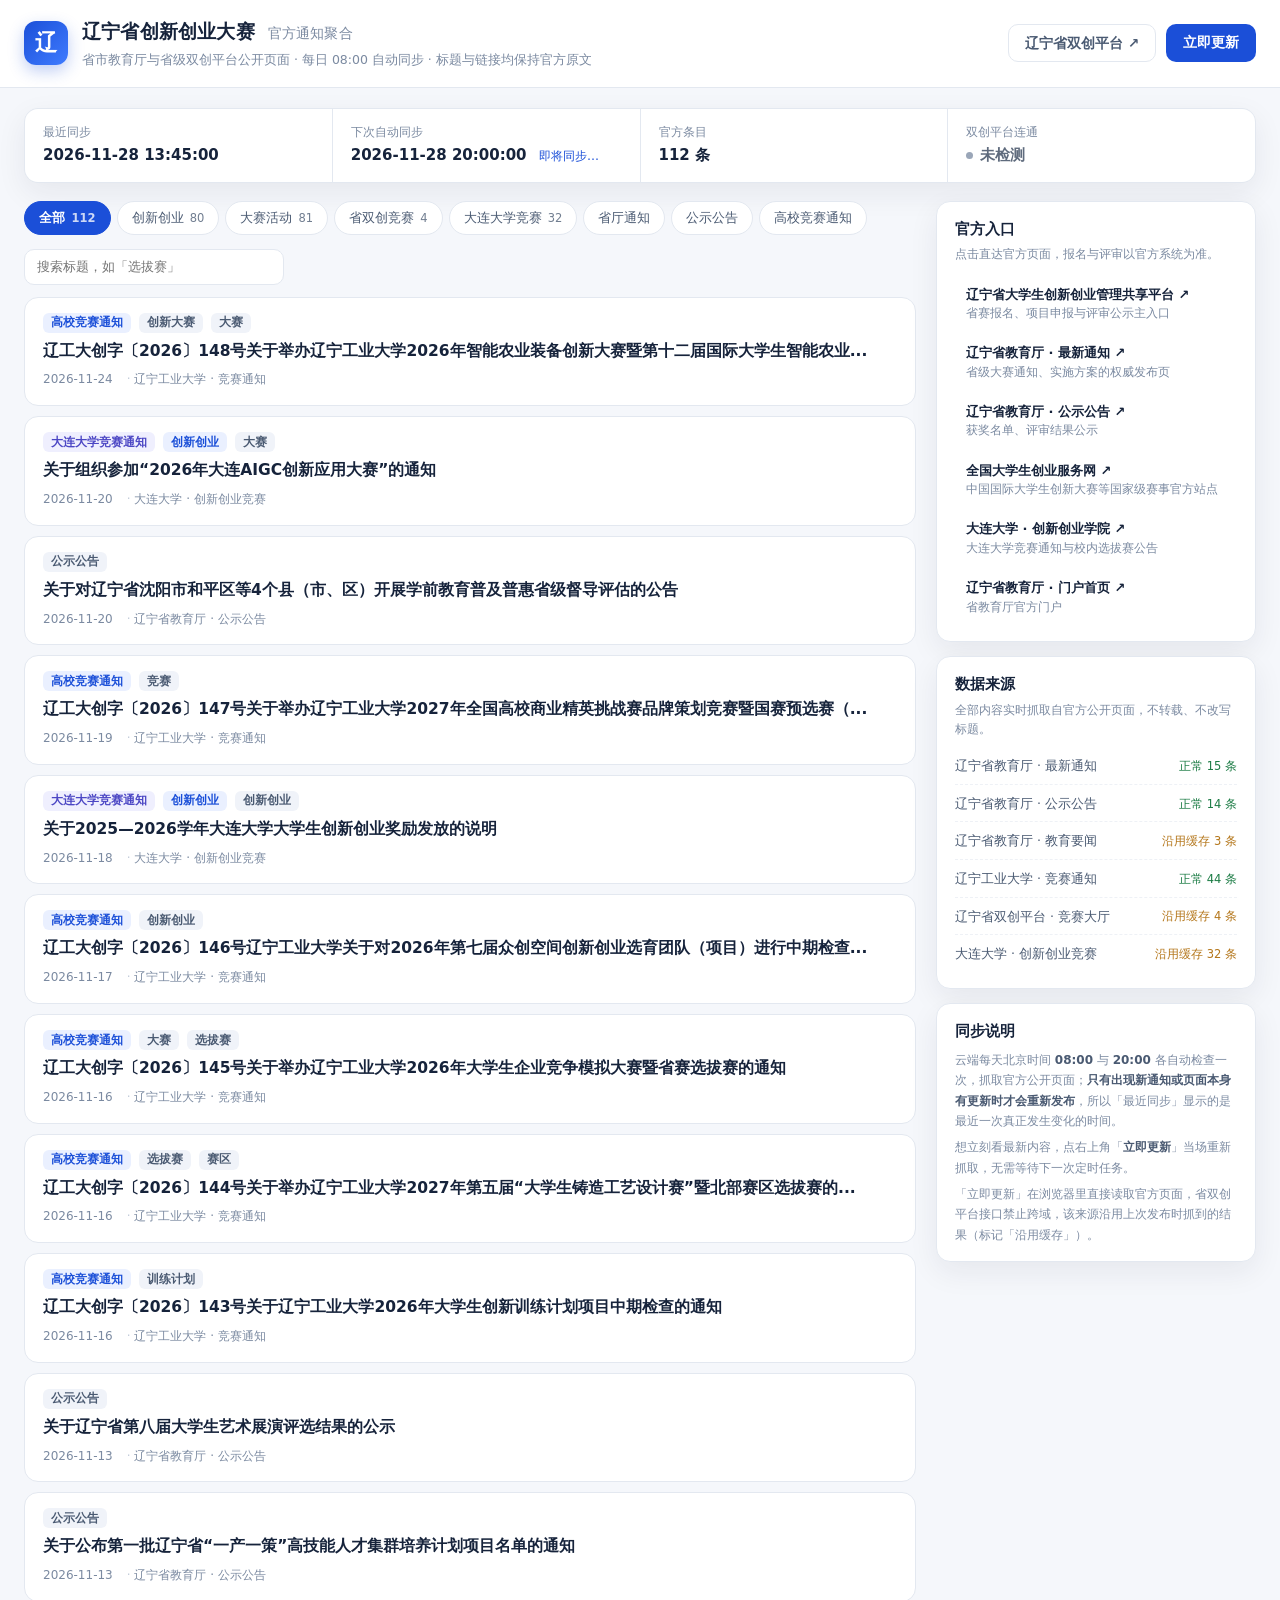
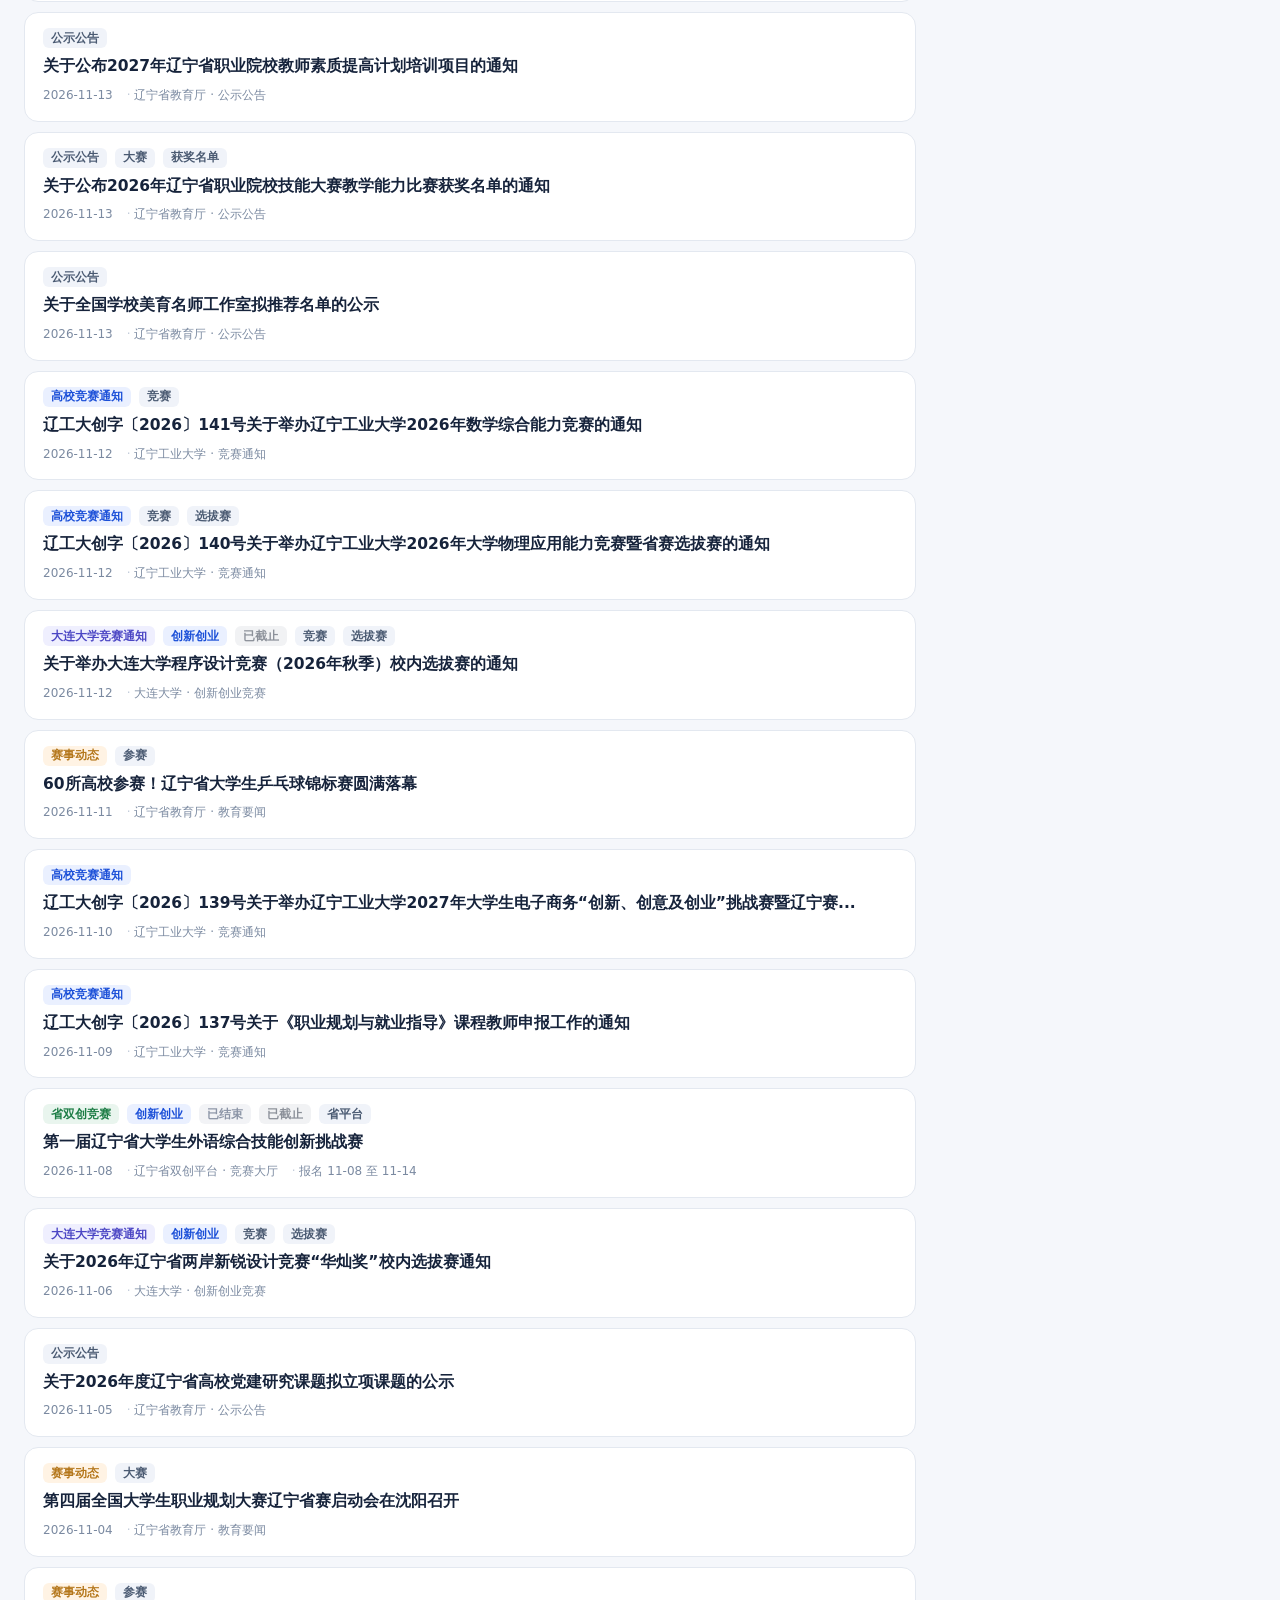
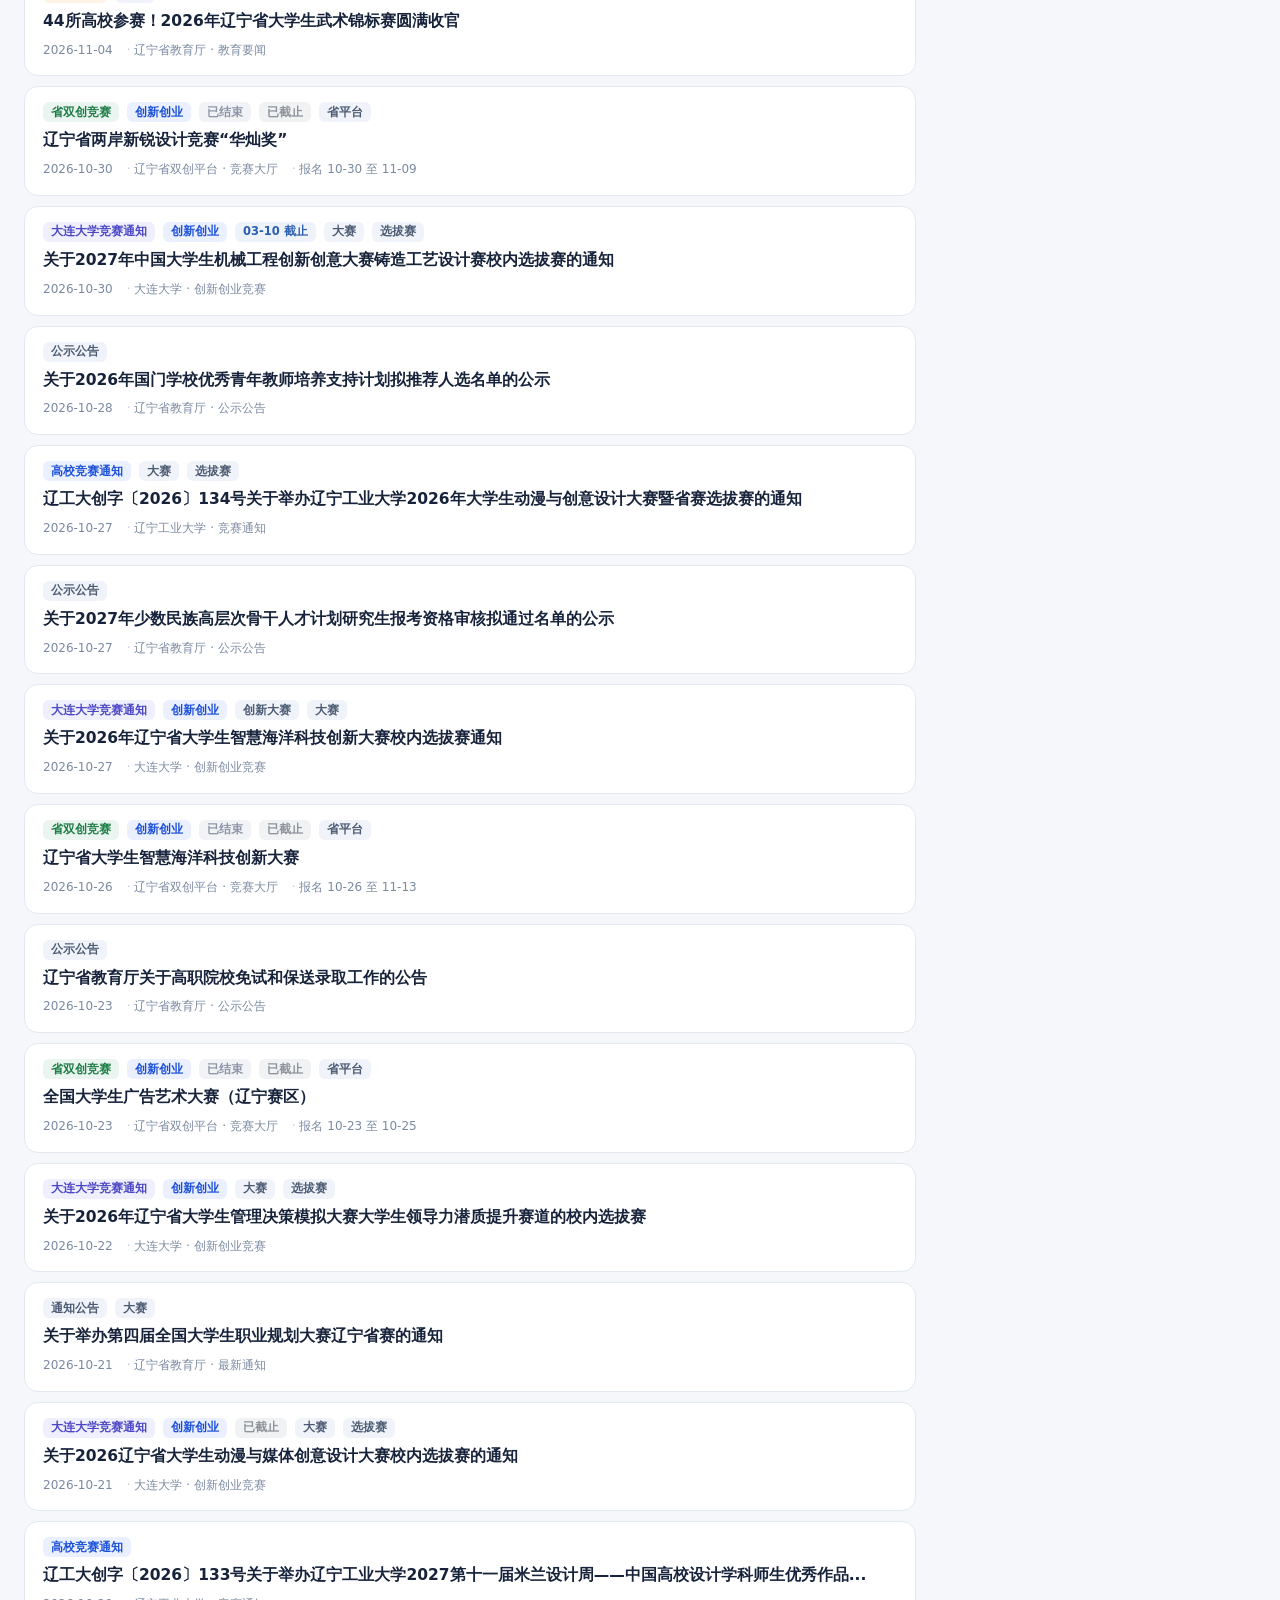
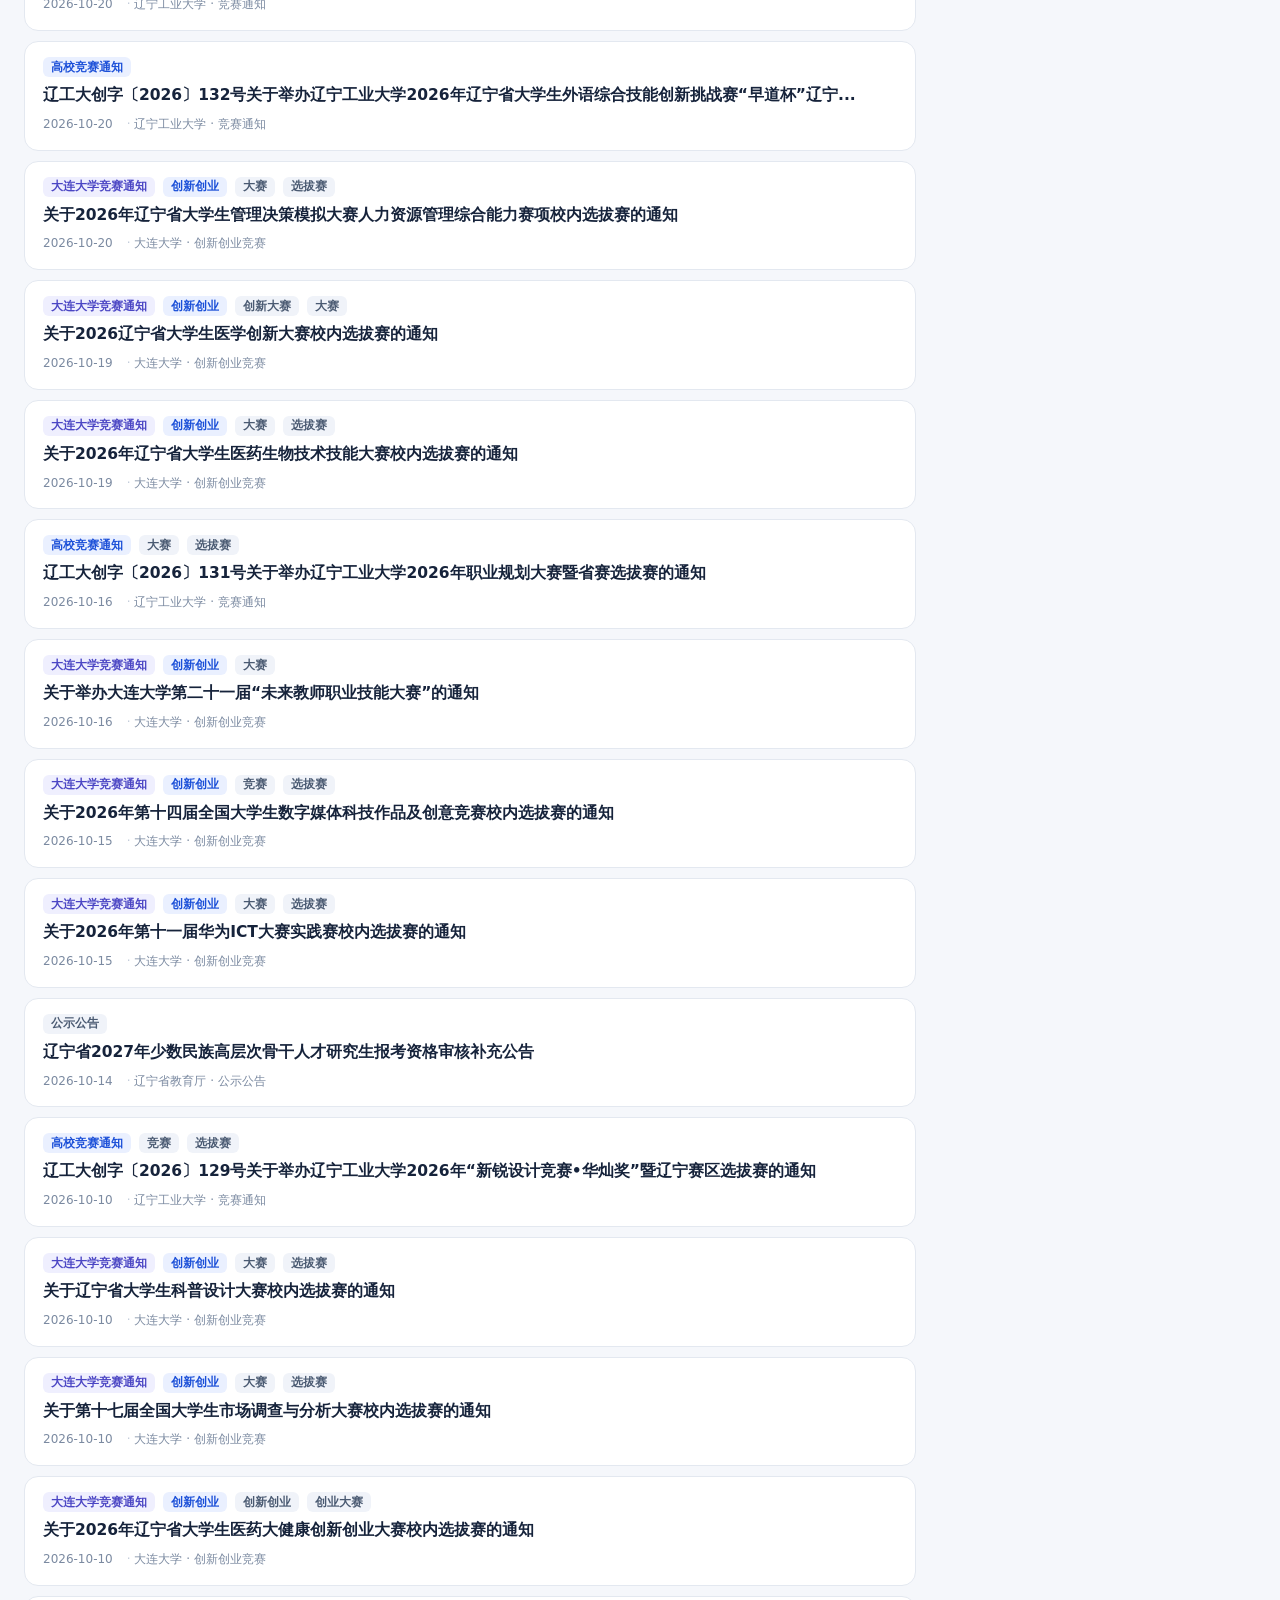
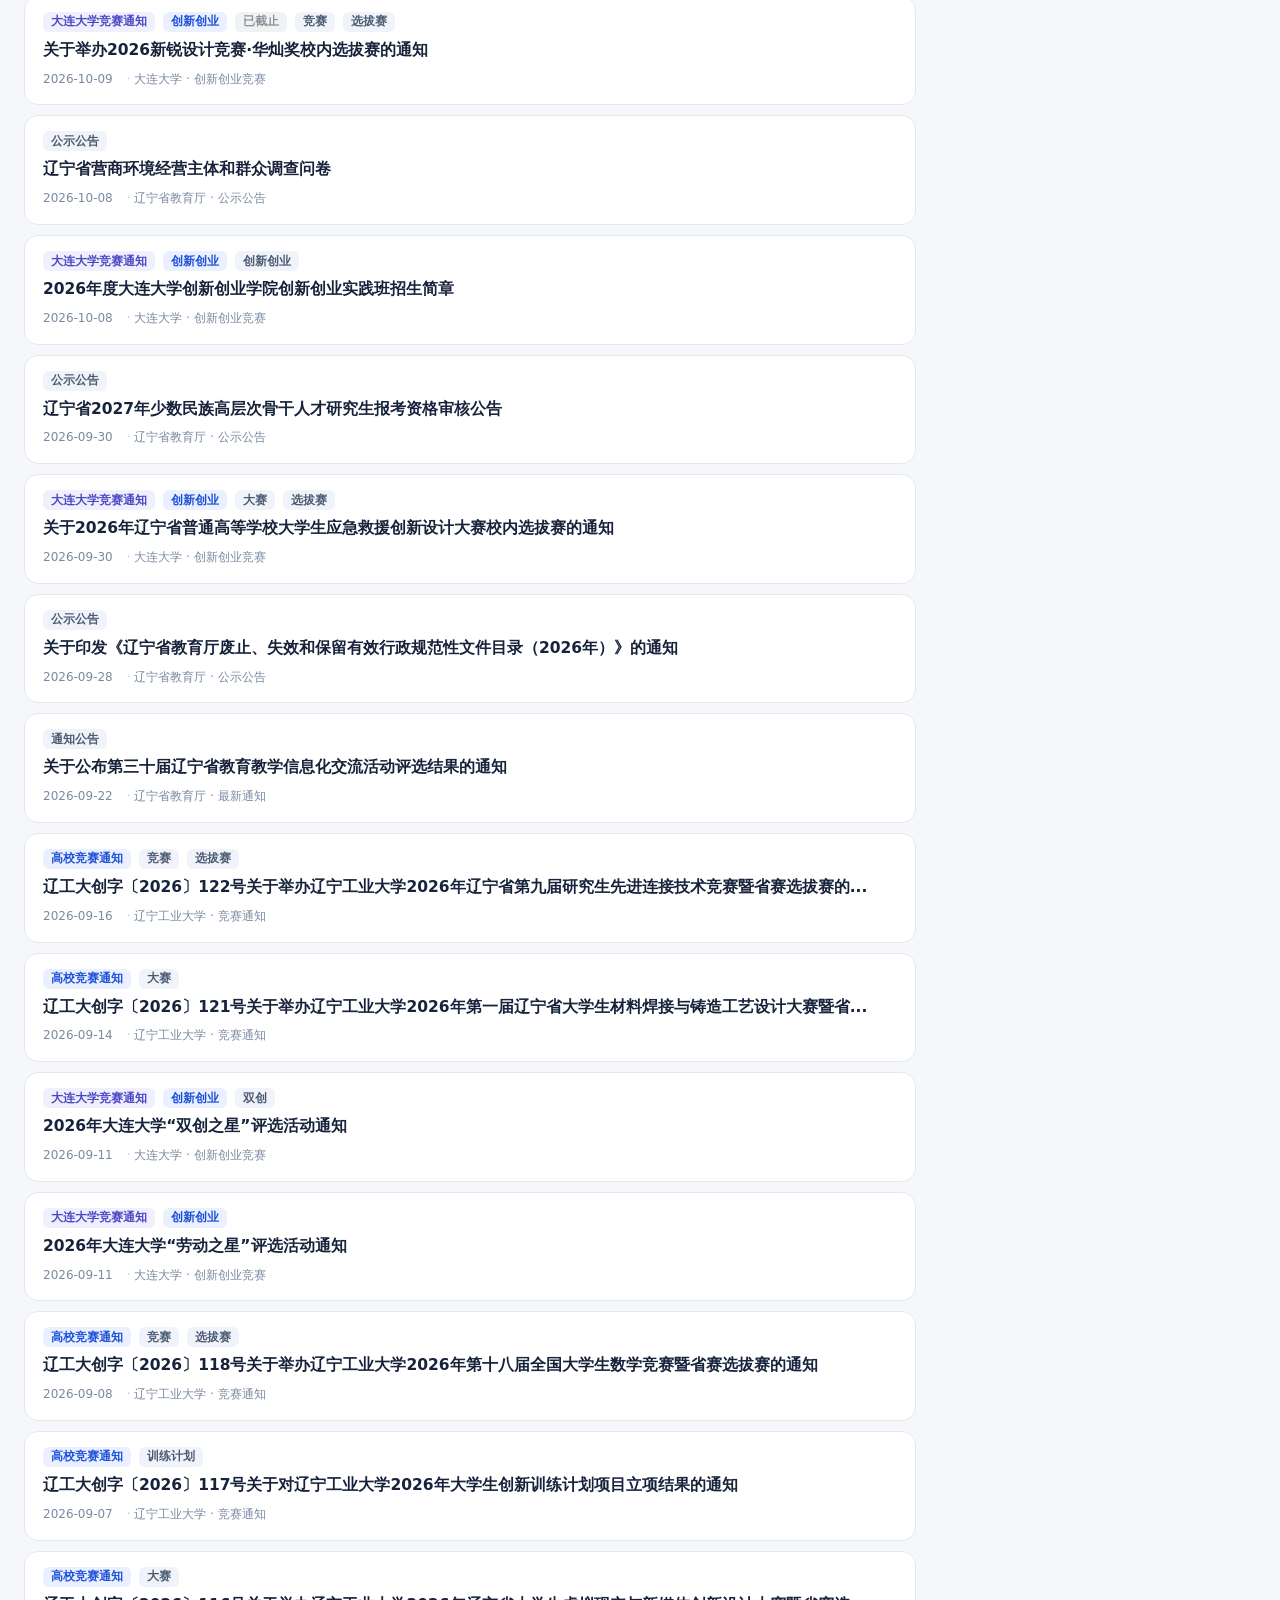
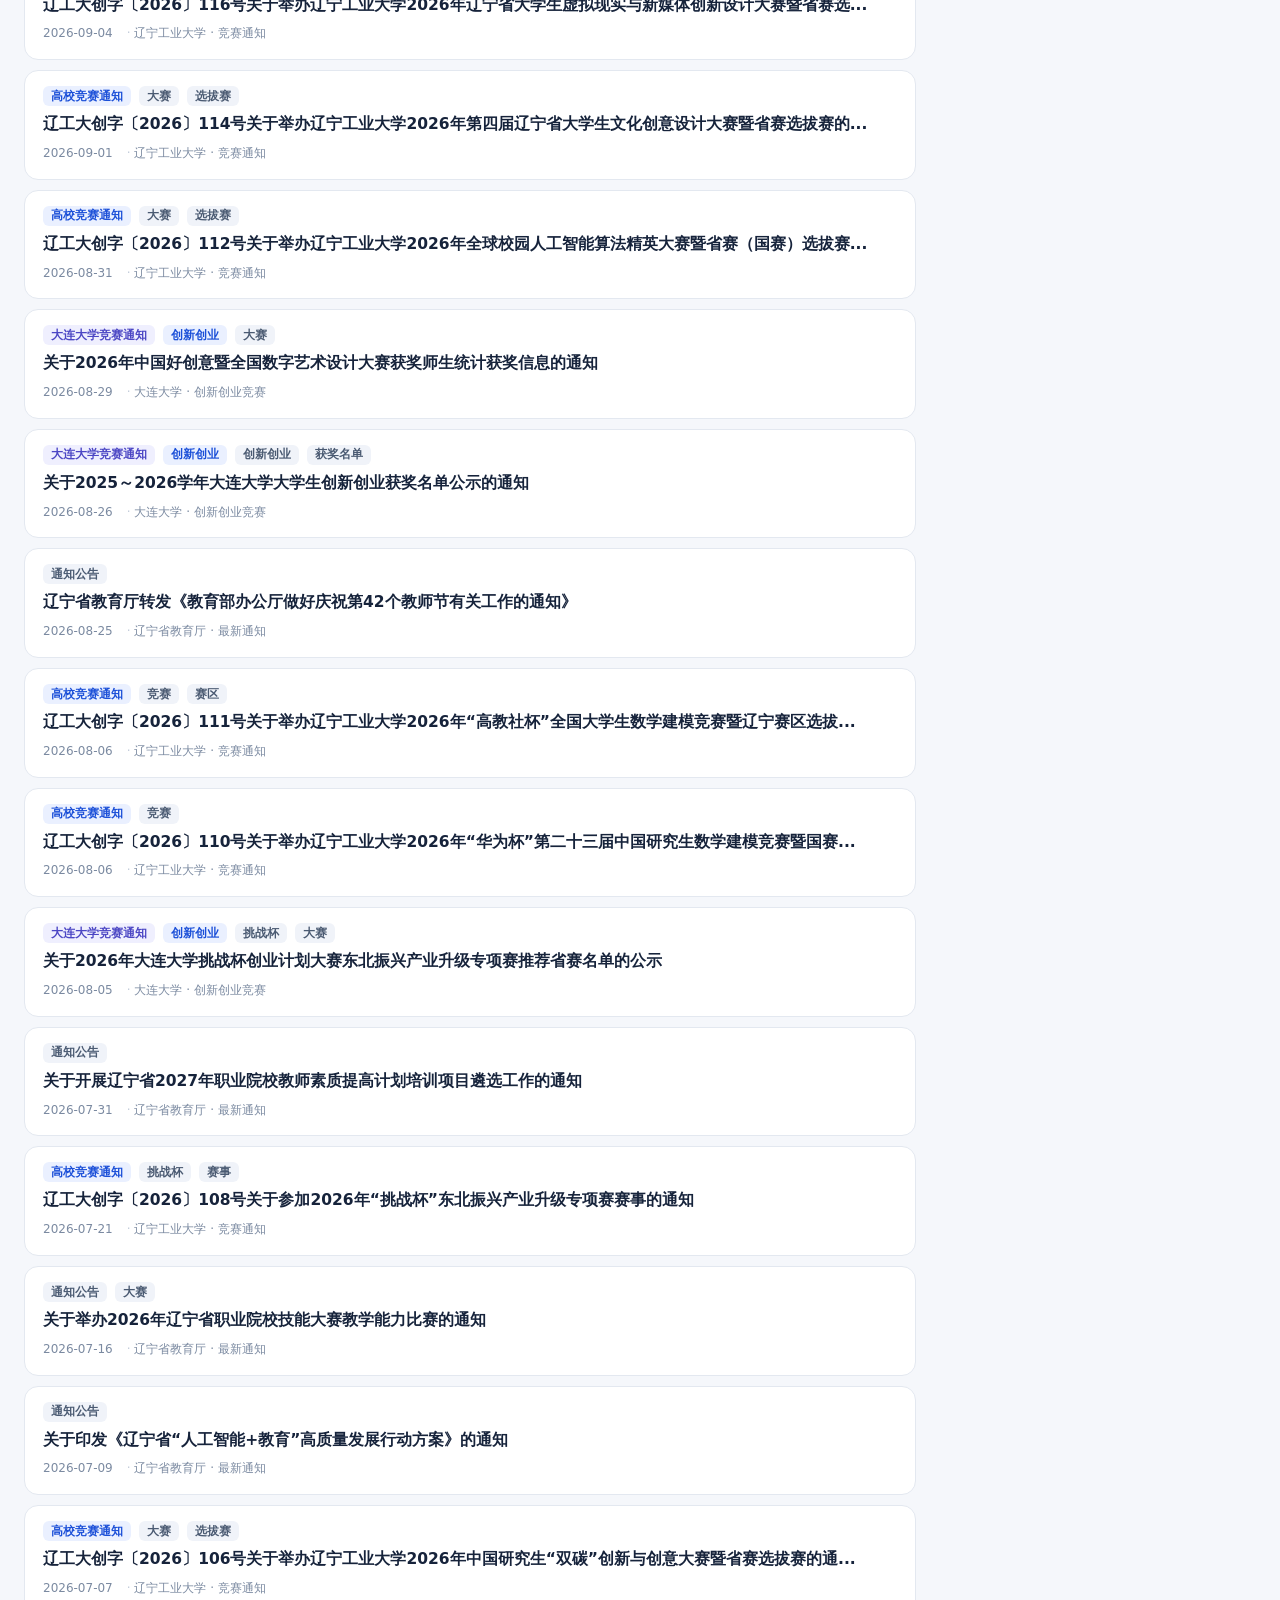
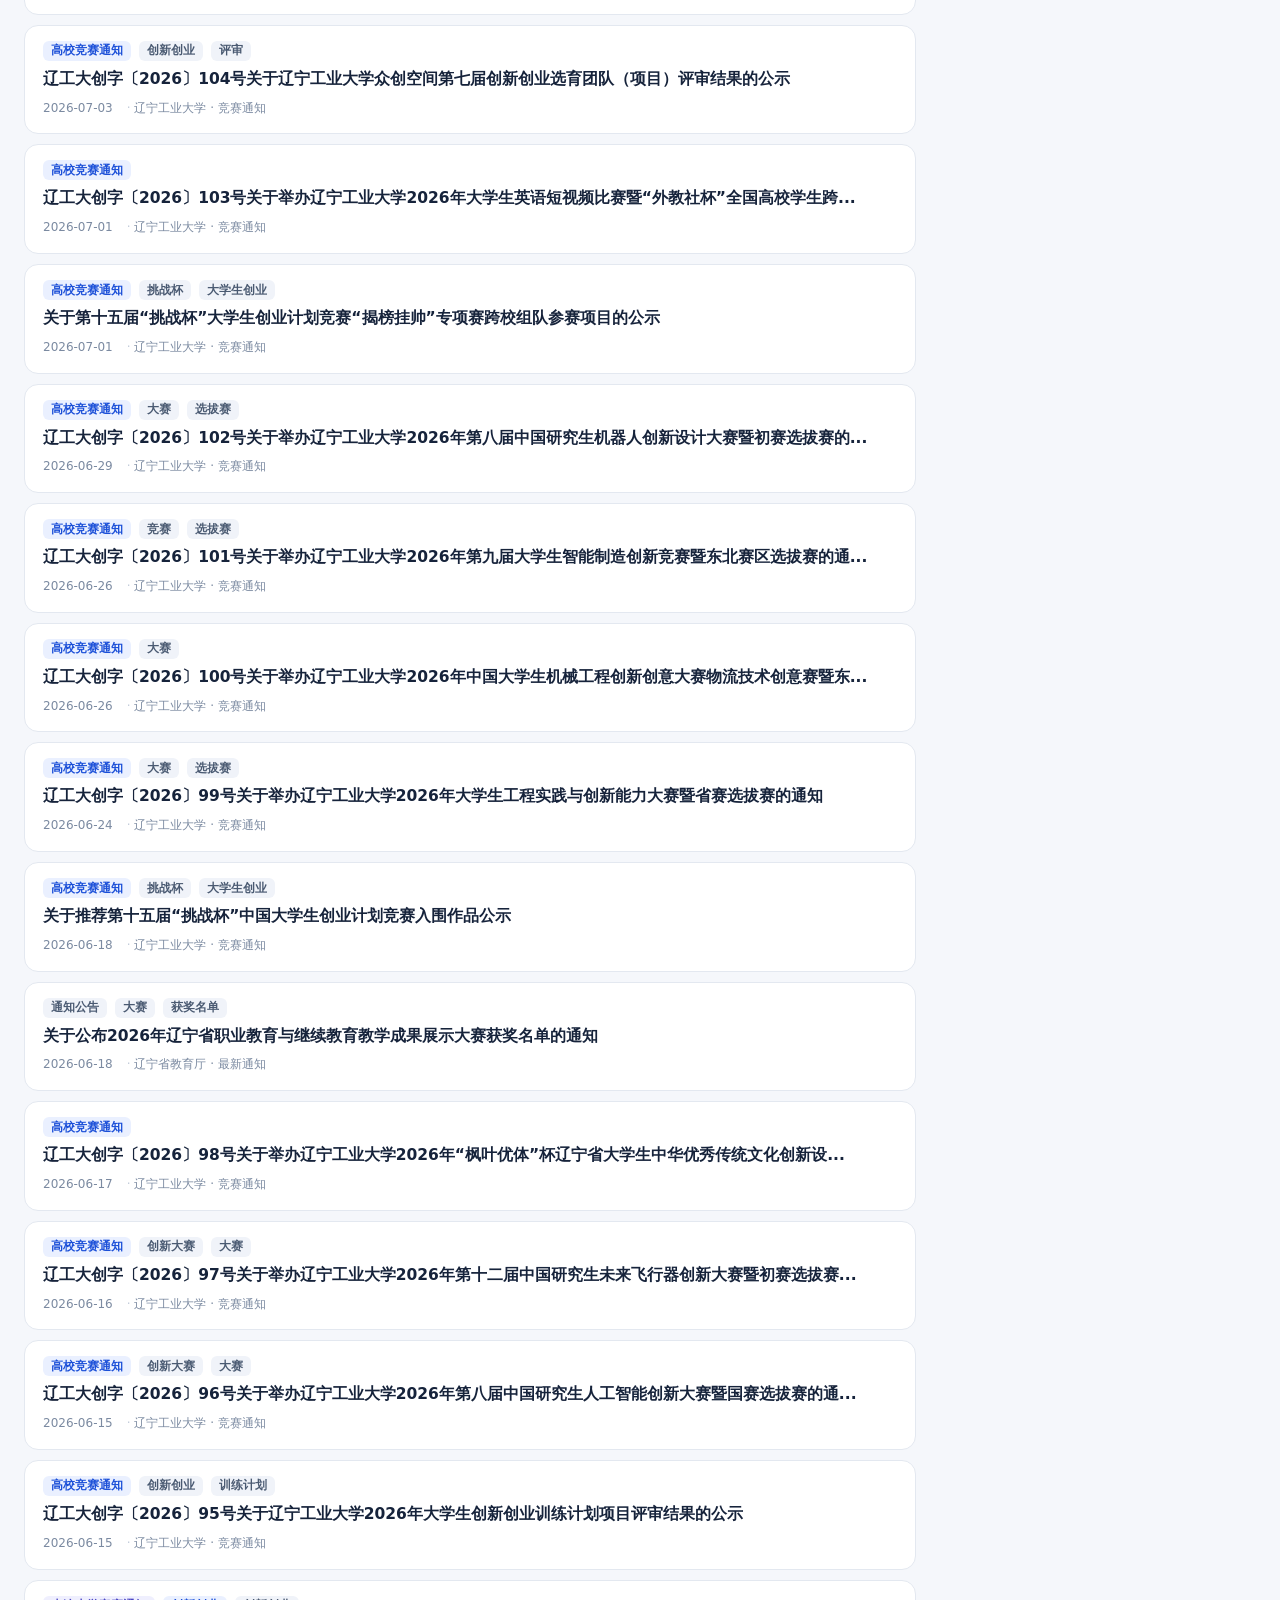
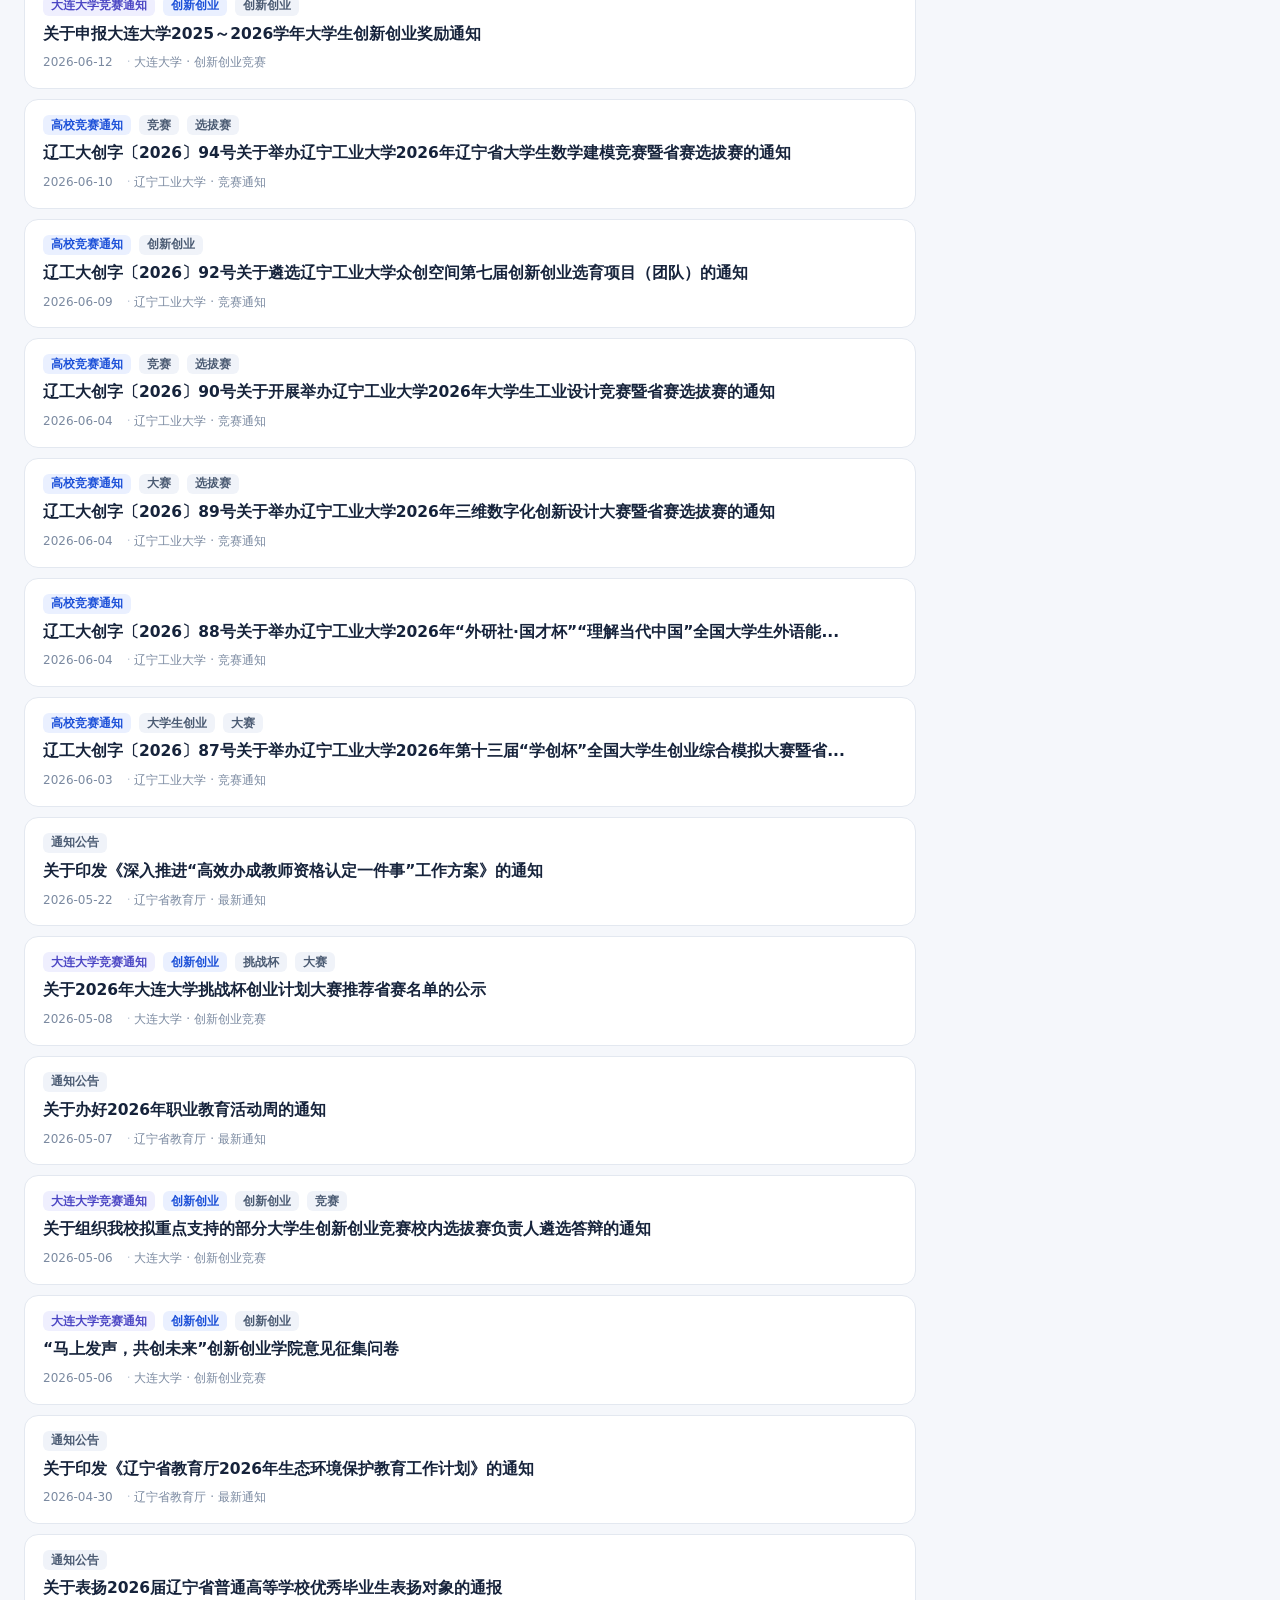
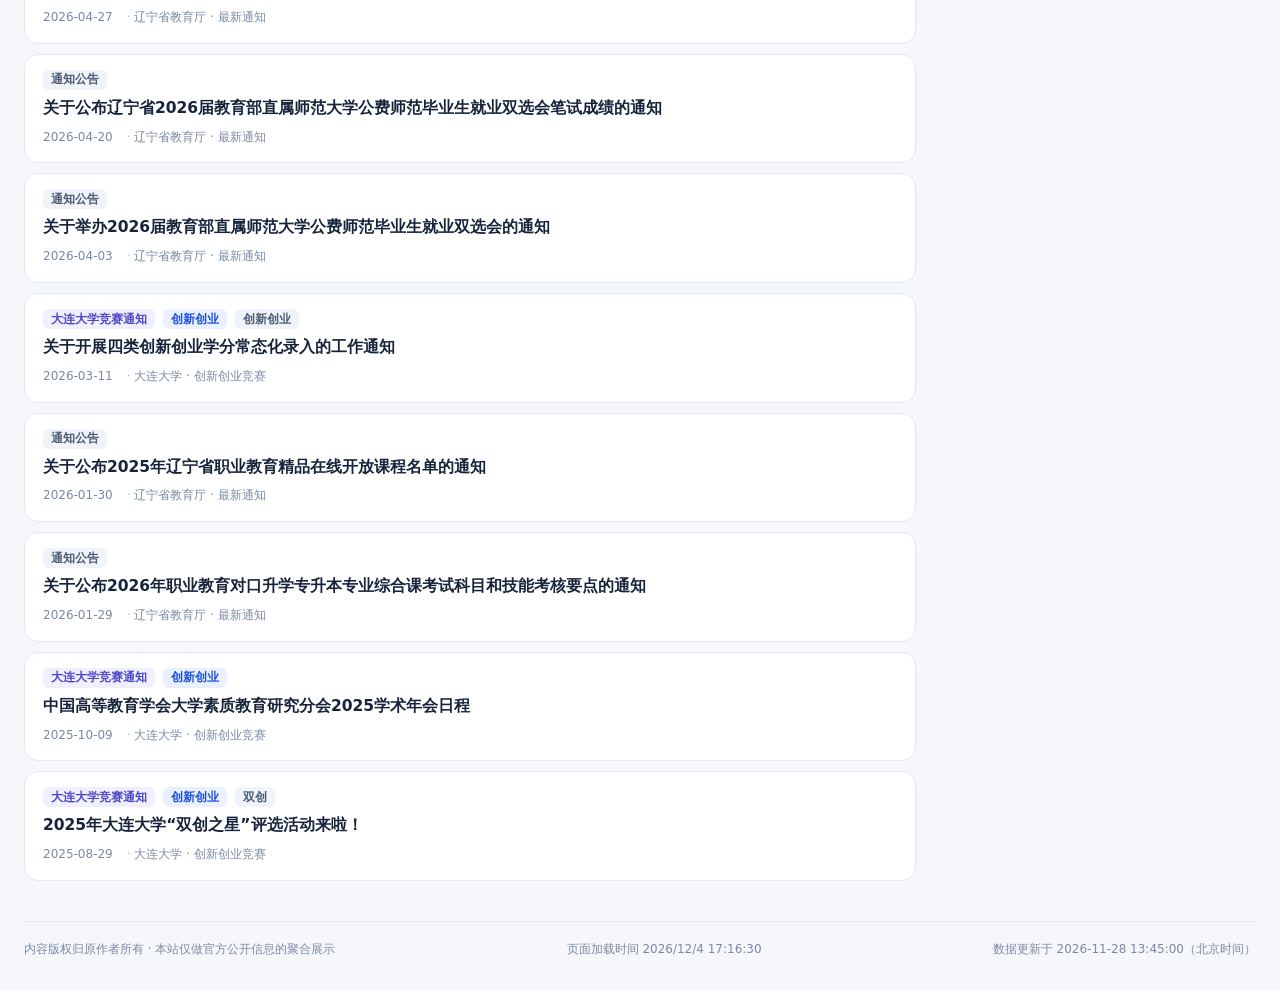
<file: index.html>
<!DOCTYPE html>
<html lang="zh-CN">
<head>
  <meta name="build" content="4d77d54bf65e">
  <meta name="data-digest" content="8602a5d53a86ac39">
<meta charset="utf-8">
<meta name="viewport" content="width=device-width, initial-scale=1">
<title>辽宁省创新创业大赛 · 官方通知聚合</title>
<style>
:root {
  --ink: #16233b;
  --ink-2: #4a5a72;
  --ink-3: #7b8aa1;
  --line: #e3e8f0;
  --bg: #f5f7fb;
  --blue: #1b4fd8;
  --blue-soft: #eaf0ff;
  --red: #c8372d;
  --amber: #b4761a;
  --shadow: 0 10px 30px rgba(22, 35, 59, .07);
  --radius: 14px;
}

* { box-sizing: border-box; }

[hidden] { display: none !important; }

html, body { margin: 0; padding: 0; }

body {
  background: var(--bg);
  color: var(--ink);
  font: 14px/1.65 "Microsoft YaHei", "PingFang SC", system-ui, -apple-system, "Segoe UI", sans-serif;
  -webkit-font-smoothing: antialiased;
}

a { color: inherit; text-decoration: none; }

.wrap { width: min(1240px, calc(100% - 48px)); margin: 0 auto; }

/* ---------------------------------------------------------------- topbar */
.topbar {
  background: #fff;
  border-bottom: 1px solid var(--line);
  position: sticky;
  top: 0;
  z-index: 30;
}

.topbar-inner {
  display: flex;
  align-items: center;
  justify-content: space-between;
  gap: 24px;
  padding: 16px 0;
}

.brand { display: flex; align-items: center; gap: 14px; min-width: 0; }

.logo {
  width: 44px; height: 44px;
  flex: 0 0 44px;
  border-radius: 12px;
  background: linear-gradient(135deg, #1b4fd8, #3f7bff);
  color: #fff;
  display: grid; place-items: center;
  font-size: 22px; font-weight: 700;
  box-shadow: 0 6px 16px rgba(27, 79, 216, .28);
}

.brand-text h1 {
  margin: 0;
  font-size: 19px;
  letter-spacing: .2px;
  font-weight: 700;
}

.brand-text h1 span {
  font-size: 14px;
  font-weight: 500;
  color: var(--ink-3);
  margin-left: 6px;
}

.brand-text p { margin: 3px 0 0; font-size: 12.5px; color: var(--ink-3); }

.topbar-actions { display: flex; align-items: center; gap: 10px; flex: 0 0 auto; }

.btn {
  display: inline-flex; align-items: center; gap: 6px;
  height: 38px; padding: 0 16px;
  border-radius: 10px;
  border: 1px solid transparent;
  font-size: 13.5px;
  font-weight: 600;
  cursor: pointer;
  transition: .16s ease;
  white-space: nowrap;
}

.btn.primary { background: var(--blue); color: #fff; }
.btn.primary:hover { background: #1740b4; }
.btn.primary[disabled] { opacity: .6; cursor: progress; }

.btn.ghost { background: #fff; border-color: var(--line); color: var(--ink-2); }
.btn.ghost:hover { border-color: #c3d0e6; color: var(--blue); }

.refresh-hint { font-size: 12px; color: var(--ink-3); max-width: 220px; line-height: 1.4; }
.refresh-hint:empty { display: none; }

/* ---------------------------------------------------------------- status */
.statusbar {
  display: grid;
  grid-template-columns: repeat(4, 1fr);
  gap: 1px;
  margin: 20px 0 18px;
  background: var(--line);
  border: 1px solid var(--line);
  border-radius: var(--radius);
  overflow: hidden;
  box-shadow: var(--shadow);
}

.stat { background: #fff; padding: 14px 18px; min-width: 0; }

.stat-label { display: block; font-size: 12px; color: var(--ink-3); }

.stat strong { font-size: 15px; font-weight: 700; font-variant-numeric: tabular-nums; }

.countdown { font-style: normal; font-size: 12px; color: var(--blue); margin-left: 8px; }

.newcount { font-style: normal; font-size: 12px; color: var(--red); margin-left: 8px; }

.state::before {
  content: "";
  display: inline-block;
  width: 7px; height: 7px;
  border-radius: 50%;
  background: #c3ccda;
  margin-right: 7px;
  vertical-align: 1px;
}

.state.ok::before { background: #23a55a; }
.state.bad::before { background: var(--red); }
.state.skip::before { background: #9aa6b8; }
.state.ok { color: #1c7c45; }
.state.bad { color: var(--red); }
.state.skip { color: #5f6b7d; }

/* ---------------------------------------------------------------- layout */
.layout {
  display: grid;
  grid-template-columns: minmax(0, 1fr) 320px;
  gap: 20px;
  align-items: start;
  padding-bottom: 40px;
}

.main-col { min-width: 0; }

/* ---------------------------------------------------------------- toolbar */
.toolbar {
  display: flex;
  align-items: center;
  gap: 14px;
  margin-bottom: 12px;
  flex-wrap: wrap;
}

.tabs { display: flex; gap: 6px; flex-wrap: wrap; flex: 1 1 auto; }

.tab {
  border: 1px solid var(--line);
  background: #fff;
  color: var(--ink-2);
  border-radius: 999px;
  padding: 7px 14px;
  font-size: 13px;
  cursor: pointer;
  transition: .15s ease;
  font-family: inherit;
}

.tab:hover { border-color: #c3d0e6; color: var(--blue); }

.tab.active {
  background: var(--blue);
  border-color: var(--blue);
  color: #fff;
  font-weight: 600;
}

.tab .num {
  font-size: 11.5px;
  opacity: .78;
  margin-left: 2px;
  font-variant-numeric: tabular-nums;
}

.search { flex: 0 0 260px; }

.search input {
  width: 100%;
  height: 36px;
  border: 1px solid var(--line);
  border-radius: 10px;
  padding: 0 12px;
  font-size: 13px;
  font-family: inherit;
  background: #fff;
  color: var(--ink);
  outline: none;
  transition: .15s ease;
}

.search input:focus { border-color: var(--blue); box-shadow: 0 0 0 3px var(--blue-soft); }

/* ---------------------------------------------------------------- list */
.notice-list { list-style: none; margin: 0; padding: 0; display: flex; flex-direction: column; gap: 10px; }

.notice {
  background: #fff;
  border: 1px solid var(--line);
  border-radius: var(--radius);
  padding: 15px 18px;
  cursor: pointer;
  transition: .16s ease;
  position: relative;
}

.notice:hover {
  border-color: #bccce6;
  box-shadow: var(--shadow);
  transform: translateY(-1px);
}

.notice-top {
  display: flex;
  align-items: center;
  gap: 8px;
  font-size: 12px;
  color: var(--ink-3);
  margin-bottom: 6px;
  flex-wrap: wrap;
}

.badge {
  display: inline-flex;
  align-items: center;
  height: 20px;
  padding: 0 8px;
  border-radius: 6px;
  font-size: 11.5px;
  font-weight: 600;
  background: #f0f3f9;
  color: var(--ink-2);
  white-space: nowrap;
}

.badge.cxcy { background: var(--blue-soft); color: var(--blue); }
.badge.race { background: #fff3e4; color: var(--amber); }
.badge.upln { background: #e9f5ee; color: #1c7c45; }
.badge.dlu { background: #efeffe; color: #4b46c4; }
.badge.st { background: #f1f4fa; color: var(--ink-2); }
.badge.st-live { background: #e6f6ec; color: #17794a; }
.badge.st-soon { background: #eef2ff; color: #3b5bdb; }
.badge.st-end { background: #f2f3f6; color: #8b94a6; }
.badge.fresh { background: #fdeceb; color: var(--red); }

.notice h3 {
  margin: 0;
  font-size: 15.5px;
  font-weight: 600;
  line-height: 1.6;
  color: var(--ink);
  word-break: break-word;
}

.notice:hover h3 { color: var(--blue); }

.notice-meta {
  margin-top: 7px;
  display: flex;
  gap: 14px;
  font-size: 12px;
  color: var(--ink-3);
  flex-wrap: wrap;
}

.notice-meta span::before { content: "· "; color: #c3ccda; }
.notice-meta span:first-child::before { content: ""; }

.notice .go {
  position: absolute;
  right: 16px; bottom: 14px;
  font-size: 12px;
  color: var(--blue);
  opacity: 0;
  transition: .16s ease;
}

.notice:hover .go { opacity: 1; }

.skeleton {
  height: 84px;
  border-radius: var(--radius);
  background: linear-gradient(90deg, #eef2f8 25%, #f7f9fc 37%, #eef2f8 63%);
  background-size: 400% 100%;
  animation: shimmer 1.3s ease infinite;
}

@keyframes shimmer { 0% { background-position: 100% 50%; } 100% { background-position: 0 50%; } }

.empty { text-align: center; color: var(--ink-3); padding: 40px 0; }

/* ---------------------------------------------------------------- side */
.side-col { display: flex; flex-direction: column; gap: 14px; position: sticky; top: 92px; }

.card {
  background: #fff;
  border: 1px solid var(--line);
  border-radius: var(--radius);
  padding: 16px 18px;
  box-shadow: var(--shadow);
}

.card h2 { margin: 0 0 4px; font-size: 14.5px; font-weight: 700; }

.card-sub { margin: 0 0 10px; font-size: 12px; color: var(--ink-3); line-height: 1.6; }

.link-list, .source-list { list-style: none; margin: 0; padding: 0; display: flex; flex-direction: column; gap: 2px; }

.link-list a {
  display: block;
  padding: 8px 10px;
  border-radius: 9px;
  transition: .15s ease;
  border: 1px solid transparent;
}

.link-list a:hover { background: #f6f8fd; border-color: #e3ebfa; }

.link-list strong { display: block; font-size: 13px; font-weight: 600; }

.link-list small { display: block; font-size: 11.5px; color: var(--ink-3); line-height: 1.5; }

.source-list li {
  display: flex;
  align-items: center;
  justify-content: space-between;
  gap: 10px;
  padding: 7px 0;
  border-bottom: 1px dashed #eef1f6;
  font-size: 12.5px;
}

.source-list li:last-child { border-bottom: 0; }

.source-list .s-name { color: var(--ink-2); min-width: 0; overflow: hidden; text-overflow: ellipsis; white-space: nowrap; }

.source-list .s-ok { color: #1c7c45; font-size: 11.5px; flex: 0 0 auto; }
.source-list .s-bad { color: var(--red); font-size: 11.5px; flex: 0 0 auto; }
.source-list .s-stale { color: var(--amber); font-size: 11.5px; flex: 0 0 auto; }

.hint p { font-size: 12px; color: var(--ink-3); line-height: 1.7; margin: 6px 0 0; }
.hint b { color: var(--ink-2); }

/* ---------------------------------------------------------------- footer */
.footer {
  display: flex;
  justify-content: space-between;
  gap: 16px;
  padding: 18px 0 30px;
  font-size: 12px;
  color: var(--ink-3);
  border-top: 1px solid var(--line);
  flex-wrap: wrap;
}

/* ---------------------------------------------------------------- drawer */
.drawer-mask {
  position: fixed;
  inset: 0;
  background: rgba(16, 26, 44, .38);
  z-index: 40;
  animation: fade .18s ease;
}

@keyframes fade { from { opacity: 0; } to { opacity: 1; } }

.drawer {
  position: fixed;
  top: 0; right: 0; bottom: 0;
  width: min(760px, 92vw);
  background: #fff;
  z-index: 50;
  display: flex;
  flex-direction: column;
  box-shadow: -18px 0 48px rgba(16, 26, 44, .18);
  animation: slide .22s ease;
}

@keyframes slide { from { transform: translateX(40px); opacity: .6; } to { transform: none; opacity: 1; } }

.drawer-head {
  display: flex;
  align-items: flex-start;
  justify-content: space-between;
  gap: 16px;
  padding: 18px 22px 14px;
  border-bottom: 1px solid var(--line);
}

.drawer-head h2 { margin: 0; font-size: 16.5px; line-height: 1.55; word-break: break-word; }

.drawer-meta { margin: 6px 0 0; font-size: 12px; color: var(--ink-3); }

.icon-btn {
  border: 0;
  background: #f2f4f9;
  width: 32px; height: 32px;
  border-radius: 9px;
  font-size: 20px;
  line-height: 1;
  cursor: pointer;
  color: var(--ink-2);
  flex: 0 0 32px;
}

.icon-btn:hover { background: #e8ecf5; }

.drawer-body {
  flex: 1 1 auto;
  overflow: auto;
  padding: 20px 26px;
  font-size: 14.5px;
  line-height: 1.9;
  color: #22304a;
}

.drawer-body p { margin: 0 0 14px; }
.drawer-body img { max-width: 100%; height: auto; }
.drawer-body table { border-collapse: collapse; width: 100%; margin: 10px 0; font-size: 13px; }
.drawer-body td, .drawer-body th { border: 1px solid var(--line); padding: 6px 9px; }
.drawer-body a { color: var(--blue); text-decoration: underline; }

.drawer-foot {
  display: flex;
  align-items: center;
  gap: 14px;
  padding: 14px 22px;
  border-top: 1px solid var(--line);
  background: #fbfcfe;
  flex-wrap: wrap;
}

.drawer-note { font-size: 11.5px; color: var(--ink-3); flex: 1 1 200px; }

.loading-line { color: var(--ink-3); font-size: 13px; }

/* 省双创平台条目：无法跨域读取正文时的提示块 */
.xnote {
  border: 1px solid #f0d9b8;
  background: #fffaf0;
  border-radius: 10px;
  padding: 18px 20px;
  line-height: 1.85;
}

.xnote h4 {
  margin: 0 0 10px;
  font-size: 15px;
  color: #8a5a12;
}

.xnote p {
  margin: 0 0 10px;
  font-size: 13.5px;
  color: var(--ink-2);
}

.xnote .xbtn {
  display: inline-block;
  margin: 8px 0 12px;
  padding: 9px 18px;
  border-radius: 8px;
  background: var(--blue);
  color: #fff;
  font-size: 13.5px;
  text-decoration: none;
}

.xnote .xbtn:hover { opacity: 0.9; }

.xnote .xnote-url {
  font-size: 12px;
  color: var(--ink-3);
  word-break: break-all;
  margin: 0;
}

/* ---------------------------------------------------------------- responsive */
@media (max-width: 1080px) {
  .layout { grid-template-columns: minmax(0, 1fr); }
  .side-col { position: static; flex-direction: row; flex-wrap: wrap; }
  .side-col .card { flex: 1 1 300px; }
  .statusbar { grid-template-columns: repeat(2, 1fr); }
}

@media (max-width: 720px) {
  .wrap { width: calc(100% - 28px); }
  .topbar-inner { flex-wrap: wrap; gap: 12px; }
  .brand-text p { display: none; }
  .search { flex: 1 1 100%; }
  .statusbar { grid-template-columns: 1fr 1fr; }
  .stat { padding: 12px 14px; }
  .stat strong { display: block; font-size: 14px; }
  .countdown, .newcount { display: block; margin: 4px 0 0; }
  .notice .go { display: none; }
}

/* ------------------------------------------------------------ 报名截止 */
.badge.dd { background: #eef3fb; color: #2b5fb0; }
.badge.dd-warn { background: #fff3e0; color: #a36100; }
.badge.dd-hot { background: #fdecec; color: #c62828; }
.badge.dd-end { background: #f1f2f4; color: #8b9099; }

.soon {
  background: linear-gradient(180deg, #fff7ec 0%, #fffdf9 100%);
  border: 1px solid #f6dfc0;
  border-radius: 14px;
  padding: 16px 18px 13px;
  margin-bottom: 16px;
}

.soon h2 {
  margin: 0 0 10px;
  font-size: 15px;
  color: #8a4b00;
  display: flex;
  align-items: baseline;
  gap: 8px;
}

.soon-sub { font-size: 12px; font-weight: 400; color: #b07a3a; }

.soon-list { list-style: none; margin: 0; padding: 0; display: grid; gap: 8px; }

.soon-item {
  display: flex;
  align-items: baseline;
  gap: 10px;
  padding: 9px 12px;
  background: #fff;
  border: 1px solid #f3e3cc;
  border-radius: 10px;
  cursor: pointer;
  flex-wrap: wrap;
}

.soon-item:hover { border-color: #e9b877; }

.soon-title { font-size: 13.5px; color: var(--ink); font-weight: 600; }
.soon-meta { font-size: 12px; color: var(--ink-3); }

</style>
</head>
<body>
<header class="topbar">
  <div class="wrap topbar-inner">
    <div class="brand">
      <div class="logo">辽</div>
      <div class="brand-text">
        <h1>辽宁省创新创业大赛 <span>官方通知聚合</span></h1>
        <p>省市教育厅与省级双创平台公开页面 · 每日 08:00 自动同步 · 标题与链接均保持官方原文</p>
      </div>
    </div>
    <div class="topbar-actions">
      <span class="refresh-hint" id="refreshHint" aria-live="polite"></span>
      <a class="btn ghost" id="platformLink" href="https://cxcy.upln.cn/" target="_blank" rel="noopener noreferrer">
        辽宁省双创平台 ↗
      </a>
      <button class="btn primary" id="refreshBtn" type="button" title="立即抓取官方页面并刷新本页">立即更新</button>
    </div>
  </div>
</header>

<main class="wrap">
  <section class="statusbar">
    <div class="stat">
      <span class="stat-label">最近同步</span>
      <strong id="lastSync">—</strong>
    </div>
    <div class="stat">
      <span class="stat-label">下次自动同步</span>
      <strong id="nextSync">—</strong>
      <em id="countdown" class="countdown"></em>
    </div>
    <div class="stat">
      <span class="stat-label">官方条目</span>
      <strong><span id="totalCount">0</span> 条</strong>
      <em id="newCount" class="newcount"></em>
    </div>
    <div class="stat">
      <span class="stat-label">双创平台连通</span>
      <strong id="platformState" class="state">检测中…</strong>
    </div>
  </section>

  <div class="layout">
    <section class="main-col">
      <section class="soon" id="soon" hidden aria-label="即将截止的赛事">
        <h2>即将截止 <span class="soon-sub">7 天内报名截止</span></h2>
        <ul class="soon-list" id="soonList"></ul>
      </section>
      <div class="toolbar">
        <nav class="tabs" id="tabs" aria-label="频道筛选">
          <button class="tab active" data-tab="all" type="button">全部 <span class="num" data-num="all">0</span></button>
          <button class="tab" data-tab="cxcy" type="button">创新创业 <span class="num" data-num="cxcy">0</span></button>
          <button class="tab" data-tab="tournament" type="button">大赛活动 <span class="num" data-num="tournament">0</span></button>
          <button class="tab" data-tab="upln" type="button">省双创竞赛 <span class="num" data-num="upln">0</span></button>
          <button class="tab" data-tab="dlu" type="button">大连大学竞赛 <span class="num" data-num="dlu">0</span></button>
          <button class="tab" data-tab="zxtz" type="button">省厅通知</button>
          <button class="tab" data-tab="gsgg" type="button">公示公告</button>
          <button class="tab" data-tab="lnut" type="button">高校竞赛通知</button>
        </nav>
        <div class="search">
          <input id="searchInput" type="search" placeholder="搜索标题，如「选拔赛」" autocomplete="off">
        </div>
      </div>

      <ul class="notice-list" id="noticeList">
        <li class="skeleton"></li>
        <li class="skeleton"></li>
        <li class="skeleton"></li>
      </ul>
      <p class="empty" id="emptyTip" hidden>没有匹配的通知，换个关键词或频道试试。</p>
    </section>

    <aside class="side-col">
      <div class="card">
        <h2>官方入口</h2>
        <p class="card-sub">点击直达官方页面，报名与评审以官方系统为准。</p>
        <ul class="link-list" id="officialLinks"></ul>
      </div>
      <div class="card">
        <h2>数据来源</h2>
        <p class="card-sub">全部内容实时抓取自官方公开页面，不转载、不改写标题。</p>
        <ul class="source-list" id="sourceList"></ul>
      </div>
      <div class="card hint">
        <h2>同步说明</h2>
        <p>云端每天北京时间 <b>08:00</b> 与 <b>20:00</b> 各自动检查一次，抓取官方公开页面；<b>只有出现新通知或页面本身有更新时才会重新发布</b>，所以「最近同步」显示的是最近一次真正发生变化的时间。</p>
        <p>想立刻看最新内容，点右上角「<b>立即更新</b>」当场重新抓取，无需等待下一次定时任务。</p>
        <p>「立即更新」在浏览器里直接读取官方页面，省双创平台接口禁止跨域，该来源沿用上次发布时抓到的结果（标记「沿用缓存」）。</p>
      </div>
    </aside>
  </div>
</main>

<footer class="footer wrap">
  <span>内容版权归原作者所有 · 本站仅做官方公开信息的聚合展示</span>
  <span id="footTime"></span>
  <span>数据更新于 2026-11-28 13:45:00（北京时间）</span>
</footer>

<div class="drawer-mask" id="drawerMask" hidden></div>
<section class="drawer" id="drawer" hidden aria-modal="true" role="dialog">
  <header class="drawer-head">
    <div>
      <h2 id="drawerTitle">通知原文</h2>
      <p class="drawer-meta" id="drawerMeta"></p>
    </div>
    <button class="icon-btn" id="drawerClose" type="button" aria-label="关闭">×</button>
  </header>
  <div class="drawer-body" id="drawerBody"></div>
  <footer class="drawer-foot">
    <a class="btn primary" id="drawerOpen" href="#" target="_blank" rel="noopener noreferrer">打开官方原文 ↗</a>
    <span class="drawer-note" id="drawerNote">正文由官方页面实时提取，仅作阅读预览，最终以官方原文为准。</span>
  </footer>
</section>

<script>window.__EMBEDDED_DATA__ = {"generatedAt": "2026-11-28 13:45:00", "nextSync": "2026-11-28 20:00:00", "items": [{"id": "https://cxcy.lnut.edu.cn/info/14428/186247.htm", "title": "辽工大创字〔2026〕148号关于举办辽宁工业大学2026年智能农业装备创新大赛暨第十二届国际大学生智能农业...", "url": "https://cxcy.lnut.edu.cn/info/14428/186247.htm", "date": "2026-11-24", "sourceKey": "lnut", "source": "辽宁工业大学 · 竞赛通知", "category": "高校竞赛通知", "cxcy": true, "tournament": true, "tags": ["创新大赛", "大赛", "赛"], "isNew": false, "body": "辽工大创字〔2026〕148号关于举办辽宁工业大学2026年智能农业装备创新大赛暨第十二届国际大学生智能农业装备创新大赛选拔赛的通知\n2026年11月24日 15:12\n根据《第十二届国际大学生智能农业装备创新大赛的通知》要求，决定举办辽宁工业大学2026年智能农业装备创新大赛暨第十二届国际大学生智能农业装备创新大赛选拔赛。\n一、 竞赛组织\n主办单位：创新创业教育中心\n承办单位：机械工程与自动化学院\n二、大赛主题\n大赛以“智汇热区兴农装，创领自贸强未来”为主题，以培育行业亟需的“专业知识雄厚、动手能力较强、创新创业能力过硬”的现代农业装备创新创业人才为目标，努力创建高校、院所、企业和行业深度参与国内国际双向融合的综合育人平台，助力现代农业装备产业创新发展。\n三、参赛对象及要求\n1. 本次比赛主要面向我校全日制本科、硕士研究生在校生。\n2. 以团队形式参赛，每支参赛队由 2~5 名参赛选手和 1 ～ 3 位指导老师组成，设一名队长，队长由学生兼任 。\n3.A 、 B 、 C 、 D 类作品，学生最多主持 1 项、参加 1 项，或者参加 2 项。\n4 . 每位指导教师（含参与指导）至多可指导 A 类或者 C 类作品 1 件、 B 类作品 1 件、 D 类作品 1 件。指导教师对作品的原创性和真实性负责，每件作品指导教师限 1 ～ 3 人。\n四、大赛内容及要求\n1. 作品类别\n作品分为 A 类、 B 类、 C 类和 D 类。\nA 类：自由选题类，为智能农业装备领域科技发明制作，主要包括： A1 智能耕作农业装备发明、 A2 智能种植农业装备发明、 A3 智能田间管理农业装备发明、 A4 智能节水灌溉农业装备发明、 A5 智能收获农业装备发明、 A6 智能产地初加工农业装备发明、 A7 基础零部件（液压部件、传动系、传感器、电驱动、导航等）、 A8 其他智能农业装备。学历最高的作者为作品队长，按队长划分作品层次；\nB 类：机器人类，芒果疏果机器人，学历最高的作者为作品队长，按队长划分为专本组、硕博组；\nC 类：企业出题类，由农业装备行业企业出题 ，对学生选题进行创新设计，不限定学历与队长，允许专科生、本科生和研究生混合组队。\nD 类：概念设计类，指面向未来的智能农业装备整机工业设计。学历最高的作者为作品队长，按队长划分作品层次。\n2. 参数要求\n（ 1 ） 参赛作品须是学生团队自主研发设计的样机、实物模型、软件、概念视频等成果。涉及的论文、专利等必须是近两年 （ 2024 年 9 月 — 2026 年 9 月）的成果。 AC 类作品须有样机或实物模型； D 类作品须有概念视频或实物模型（ MP4 格式、 720P 、 200M 以内）。\n（ 2 ）不得使用已获得国家级竞赛奖励的成果进行申报。\n（ 3 ）不得直接使用导师成果进行申报。\n（ 4 ）不得剽窃任何不属于本人的成果申报。\n（ 5 ）作品核心内容不能与前十一届参赛作品雷同或者重复。\n（ 6 ）禁止使用无参赛学生署名的知识产权（如：专利、论文等）参赛。\n3. 其他事项\n其他要求参考“第十二届国际大学生智能农业装备创新大赛的通知”（ https://uiaec.ujs.edu.cn/news_show.php?id=234 ）的相关要求执行。\n五、竞赛时间及方式\n1. 作品提交内容及时间：\n作品材料应包括： 附件 2 汇总表、附件 7 竞赛承诺书（指导教师和全部参赛人员手签或电子签名的 pdf 版）和 A 、 C 类作品申报书（含研发报告、附件） PDF 格式、 5M 以内； D 类申报书（含设计报告）、概念视频， MP4 格式、 720P 、 200M 以内， 202 6 年 1 2 月 15 日 23 : 59 : 59 前 发送到 sauguofy@ 163 .com 邮箱 。\n2. 校内评审：定于 202 6 年 11 月 28 日— 202 6 年 11 月 29 日举行评审。\n3. 校内评审优秀的队伍推荐参加复赛。\n六、作品学术诚信与道德规范\n参赛作品或个人须遵守学术诚信规范，不得违反国家有关法律法规以及社会道德规范；不得剽窃、抄袭他人学术成果；不得非法使用他人知识产权；不得利用网络资源或 AI 拼凑及买卖、仿造作品；严禁 U 盘或手机抄袭及伪造、篡改实验数据等。因学术诚信与道德规范引起的法律纠纷及责任由作品团队或个人承担，同时取消作品参赛资格及撤销其所获奖项，由团队和指导教师按学校相关文件承担相应责任。\n七、评奖办法\n校赛设三等级奖制。\n第二课堂创新学分按照《辽宁工业大学“第二课堂”成绩单制度实施办法（修订）》（辽工大发〔2023〕49号）执行。\n八、联系人及联系方式：\n校赛负责人：郭老师\n联系电话： 1 5241968300\n邮箱： sauguofy@163.com\nQQ群:882656435（ 请拟参赛的同学务必加入QQ群，竞赛后续通知均在群内发布 ）\n附件【 附件1：大赛组织机构人员名单.docx 】已下载 次\n附件【 附件2：作品汇总表.xls 】已下载 次\n附件【 附件3：大赛作品申报书.docx 】已下载 次\n附件【 附件4：大赛资格及形式审查实施细则.docx 】已下载 次\n附件【 附件5：ACD类作品评审规则.docx 】已下载 次\n附件【 附件6：B类“芒果疏果机器人竞技”比赛及评审规则.docx 】已下载 次\n附件【 附件7：创新创业竞赛作品学术诚信承诺书.docx 】已下载 次\nCopyright 2020   辽宁工业大学.ALL rights reserved.\n辽icp15014757号   地址：辽宁省锦州市古塔区士英街169号   邮编：121001", "bodyFrom": "cache"}, {"id": "https://cxcy.dlu.edu.cn/info/1101/3833.htm", "title": "关于组织参加“2026年大连AIGC创新应用大赛”的通知", "url": "https://cxcy.dlu.edu.cn/info/1101/3833.htm", "date": "2026-11-20", "sourceKey": "dlu", "source": "大连大学 · 创新创业竞赛", "category": "大连大学竞赛通知", "cxcy": true, "tournament": true, "tags": ["大赛", "赛"], "isNew": false, "body": "为落实“人工智能 + ”行动部署，提升同学们的生成式人工智能（ AIGC ）应用能力与创新实践素养，现组织我校学生参加“ 2026 年大连 AIGC 创新应用大赛”。本次大赛为公益性赛事，全程不收取任何参赛费用，具体事宜通知如下：\n一、大赛主题\nAI 点亮滨城·青春智创未来\n二、参赛对象\n我校全日制在校学生均可报名参赛，鼓励跨专业、跨学院组队。大赛完整参赛规则及须知详见附件 5 《 2026 年大连 AIGC 创新应用大赛参赛指南》。\n三、赛道设置与命题方向\n大赛设置两大核心赛道，分别独立评审，参赛队伍可任选其一报名。\n（一）赛道一： AIGC 创新应用赛道\n本赛道依托大模型生成式 AI 能力，面向全体学生征集 AI 视频、 AI 数字文创、 AI 创意设计等作品。共设 13 项官方命题，一支队伍可认领多个命题参赛 ， 也可选择自主命题参赛，核心方向包括：\n· 文明城市类：文明养犬、文明用餐、文明旅游、文明交通 等 主题公益作品创作\n· 城市文旅类：大连足球文化宣传、景区安全 AI 风险方案、冰雪温泉营销矩阵、金州龙舞等非遗数字活化、文旅创意模板、主题 / 四季 AI 宣传片\n· 科普教育类：大众科普短视频创作、青少年 AI 素养教育内容开发\n· 青年发展类：金普新区 AI 动态视觉作品、新区青年故事 AIGC 短视频创作\n各命题详细释义、作品交付要求及评审标准详见附件 3 《赛道一命题赛题说明书（含评审标准）》。\n（二）赛道二：国产化 AI 算法与应用赛道\n本赛道基于华为昇腾国产算力底座，聚焦智能体应用孵化与标杆案例打造，设置两个申报方向：\n1. D1 方向 ：昇腾智能体应用项目方案孵化 ， 面向真实行业场景设计可落地的智能体应用方案，在昇腾算力环境完成原型验证。\n2. D2 方向 ：昇腾标杆性 AI 融合应用典型案例 ， 打造端到端 AI 融合应用，形成可复制、可推广的标杆成果，沉淀可量化运行成效。\n各方向详细申报要求、交付标准及评审规则详见附件 4 《赛道二项目方案说明书（含评审标准）》。\n四、组队要求\n1. 每支参赛队伍人数为 3 — 6 人，可跨专业、跨学院自由组合；\n2. 每支队伍须指定 1 名学生牵头人，负责参赛材料提交与日常沟通对接；\n3. 每支队伍须配备 1 — 2 名指导教师（可由学院教师担任）；\n4. 同一学院、同一赛道可报名多支队伍 参赛 。\n五、赛程安排\n核心内容\n揭榜报名\n2026 年 11 月 17 日起\n大赛正式启动，开放报名，各队伍确认参赛赛道与命题方向\n作品提交与初赛评审\n2027 年 1 月 21 日前\n线上提交参赛作品，组委会组织专家线上评审，公布决赛入围名单\n决赛路演与颁奖典礼\n2027 年 3 月\n入围队伍现场路演答辩，评选各级奖项并举办颁奖典礼\n注：作品提交细则以大赛官方公告为准。\n六、奖项设置\n1. 等级奖 ：设一等奖 5 名、二等奖 15 名、三等奖 30 名及优秀奖若干，颁发奖金、荣誉证书与官方参赛证明；\n2. 专项奖 ：设置 “最佳城市传播奖”“最佳 AI 技能奖”，颁发荣誉证书与官方参赛证明；\n3. 成果激励 ：优秀作品可纳入大连城市宣传与园区展示渠道，获奖选手可获得合作企业实习、就业推荐机会，参与留辽来辽就业对接。\n奖项设置完整说明详见附件 5 《 2026 年大连 AIGC 创新应用大赛参赛指南》。\n七、报名方式\n1. 有意参赛的同学请自行组队，确定队伍名称、参赛赛道、意向命题及成员分工；\n2. 报名及提交作品时间： 2026 年 11 月 17 日至 2027 年 1 月 21 日，参赛队伍须填写附件 2 《参赛队伍报名表》， 并将 作品统一提交至创新创业云平台 http://10.16.25.109/comp/front/comp/info?id=2582 ；\n3. 参赛队伍须签署原创诚信承诺，保证作品为自主创作，遵守大赛各项规则。\n4. 参赛作品须附提示词 / 工作流文档；各赛道具体交付材料清单详见附件 3 、附件 4 。\n八、注意事项\n1. 本次大赛为官方公益性赛事，全程不以任何名义向参赛学生收取费用，请谨防诈骗；\n2. 参赛作品须为原创，拥有独立知识产权；使用第三方素材须确保已获合法授权，抄袭、剽窃 行为 一经查实将取消参赛资格；\n3. 参赛作品著作权由大赛组委会与参赛队伍共同所有，组委会享有非商业使用权；\n4. 获奖作品将由组委会统一推荐至北方国家版权交易中心进行数字版权登记确认。\n咨询联系人： 孙老师（创新楼 309 ）   87403475\n大连大学创新创业学院\n2026 年 11 月 17 日\n附件【 附件1：关于邀请参加“2026年大连AIGC创新应用大赛”的通知（盖章文件）.pdf 】 已下载 次\n附件【 附件2：参赛队伍报名表.docx 】 已下载 次\n附件【 附件3：赛道一命题说明书（含评审标准）.pdf 】 已下载 次\n附件【 附件4：赛道二项目方案说明书（含评审标准）.pdf 】 已下载 次\n附件【 附件5：2026年大连AIGC创新应用大赛参赛指南.pdf 】 已下载 次\n【 关闭窗口 】\n地址：大连大学创新创业学院  版权所有", "bodyFrom": "cache", "stale": true}, {"id": "https://jyt.ln.gov.cn/jyt/gk/gsgg/2026112017140341884/index.shtml", "title": "关于对辽宁省沈阳市和平区等4个县（市、区）开展学前教育普及普惠省级督导评估的公告", "url": "https://jyt.ln.gov.cn/jyt/gk/gsgg/2026112017140341884/index.shtml", "date": "2026-11-20", "sourceKey": "gsgg", "source": "辽宁省教育厅 · 公示公告", "category": "公示公告", "cxcy": false, "tournament": false, "tags": [], "isNew": false, "body": "关于对辽宁省沈阳市和平区等4个县（市、区）开展学前教育普及普惠省级督导评估的公告\n发布时间：2026年11月20日\n文章来源：\n根据《教育部县域学前教育普及普惠督导评估办法》《辽宁省县域学前教育普及普惠督导评估实施方案》，辽宁省人民政府教育督导室拟于2026年12月7日至12月30日对沈阳市和平区、丹东市振兴区、营口市西市区、辽阳市弓长岭区等4个县（市、区）学前教育普及普惠工作进行督导评估。为体现公开、公正，强化公众参与，公告期间，公众如有对上述地区学前教育相关意见，可采用来电或电子邮件的方式，向我室或教育部教育督导局反映。\n反映人应当遵守国家法律法规，反映问题要客观真实，对所提供材料内容的真实性负责，使用真实姓名及联系地址、电话。受理时间截至2026年11月27日。\n监督举报方式：\n省政府教育督导室，024-86896424，ddc.sjyt＠ln.gov.cn；\n教育部教育督导局，010-66092048，ddjxxc＠moe.edu.cn。\n辽宁省人民政府教育督导室\n2026年11月20日\n相关文档\n国家部委网站 中华人民共和国教育部政府门户网站\n辽宁省政府机构网站 辽宁省人民政府\n网站地图\n版权所有：辽宁省教育厅\n地址：辽宁省沈阳市皇姑区崇山东路46-1号\n邮编：110032   辽ICP备10200702号-3号\n信访咨询电话：024-86853225    政务公开电话：024-86896570\n温馨提示：显示器分辨率1440*900或以上，IE9.0或以上浏览器为最佳显示效果", "bodyFrom": "cache"}, {"id": "https://cxcy.lnut.edu.cn/info/14428/186245.htm", "title": "辽工大创字〔2026〕147号关于举办辽宁工业大学2027年全国高校商业精英挑战赛品牌策划竞赛暨国赛预选赛（...", "url": "https://cxcy.lnut.edu.cn/info/14428/186245.htm", "date": "2026-11-19", "sourceKey": "lnut", "source": "辽宁工业大学 · 竞赛通知", "category": "高校竞赛通知", "cxcy": true, "tournament": true, "tags": ["竞赛", "赛"], "isNew": false, "body": "辽工大创字〔2026〕147号关于举办辽宁工业大学2027年全国高校商业精英挑战赛品牌策划竞赛暨国赛预选赛（省赛）选拔赛的通知\n2026年11月19日 10:28\n根据《关于举办2027年全国高校商业精英挑战赛品牌策划竞赛暨全球青年商业挑战赛品牌策划竞赛中国地区选拔赛的通知》（商贸促字〔2026〕133号）要求，现决定举办辽宁工业大学2027年全国高校商业精英挑战赛品牌策划竞赛暨国赛预选赛（省赛）选拔赛。相关事项通知如下：\n一、竞赛组织\n主办单位：创新创业教育中心\n承办单位：经济管理学院\n二、参赛对象 及团队组成\n（一）参赛对象\n全日制在校学生。\n（二）团队组成\n每个团队由3-5名 学生及1-2名指导教师组成；参赛学生不可跨队组队。竞赛分研究生组和本科生组，本科生和研究生不可混合组队。\n三、竞赛 形式\n本次比赛分为2个赛道。\n（一）品牌策划赛道\n品牌策划赛道学生组基于产学合作模式，采取团体赛形式（每个团队由3-5名选手和1-2名辅导教师组成），参赛团队以 “XXX品牌策划工作室”名义参赛（队伍及作品名称可自拟，不体现院校信息即可），参赛团队必须选择真实存在的品牌为策划对象撰写品牌策划方案，策划需要事先获得相关企业的书面授权（ 企业授权书模板在报名后下发 ）。若参赛者因作品内容未取得企业授权而产生法律纠纷，由参赛者本人承担全部法律责任，与赛事主办方无关。具体参赛要求见品牌策划赛道竞赛细则（ 校赛报名后下发 ）。\n（二）数字营销赛道\n数字营销赛道采取团体赛形式（每个团队由3-5名选手和1-2名辅导教师组成），参赛团队需自行选择一家真实存在的企业品牌/产品，为企业品牌/产品营销做数字化传播策划，并创作宣传创意短视频。参赛团队 须事先获得目标品牌方的授权（ 企业授权书模板在报名后下发 ）。若参赛者因作品内容未取得企业授权而产生法律纠纷，由参赛者本人承担全部法律责任，与赛事主办方无关。作品要求、参赛须知及合规指引等详细说明见数字营销赛道竞赛细则（ 校赛报名后下发 ）。\n四 、报名时间、方式\n（一）报名截止时间\n2026年12月4 日1 2:00。\n（二）报名方式\n各参赛团队须按要求认真填写附件1和附件2，并以团队为单位将上述文件电子档以一个压缩文件形式 发至电子信箱（ 330183368@qq.com）， 压缩文件命名为“2027品牌赛+团队名称+报名文件”；之后各 团队负责人实名 （团队名称+学号+ 姓名）加入校赛信息交流QQ群（279040197） 。“附件3：创新创业竞赛作品学术诚信承诺书”务必手签，可与作品同时提交。\n五、校赛赛程安排\n比赛包括知识赛、正赛两个阶段。\n（一）知识赛\n1. 根据国赛组委会统一规定，知识赛以个人形式参赛，参加国赛组委会统一安排的在线知识测评，知识赛成绩合格（60分及以上 ）者方可参加作品赛，测试未通过的可有一次免费补考机会。同时，可申领《初级品牌策划师专业能力证书》，申领办法另行通知。\n2.知识赛考核内容为品牌相关基础理论知识。国赛 组委会对参加知识赛的学生每人收取30元参赛费 （若兼报2个赛道，需要分别缴费参加知识赛）。\n3.知识赛由校赛负责老师统一收取费用、汇总参赛人员信息后，在国赛平台预约比赛时间， 预计校赛报名截止后1周内完成 。知识赛缴费及测试安排，以及策划作品（含电子版）提交及评审等具体要求后续在校赛信息交流QQ群（912695953）内另行通知。\n（二）正赛\n知识赛考核通过的同学方可组队正式参赛；2026年1月15日前提交作品（含电子版），2027年1月31日前校赛评审完成（作品完成及提交规范要求详见群内后续通知）。\n六 、作品学术诚信与道德规范\n参赛作品或个人须遵守学术诚信规范，不得违反国家有关法律法规以及社会道德规范；不得剽窃、抄袭他人学术成果；不得非法使用他人知识产权；不得利用网络资源或AI拼凑及买卖、仿造作品；严禁U盘或手机抄袭及伪造、篡改实验数据等。因学术诚信与道德规范引起的法律纠纷及责任由作品团队或个人承担，同时取消作品参赛资格及撤销其所获奖项，由团队和指导教师按学校相关文件承担相应责任。\n七 、评奖办法\n（一）奖项设置一、二、三等奖，由校赛组委会组织专家进行评审，评审结果由学校统一发布。\n（二）第二课堂创新学分按照《辽宁工业大学“第二课堂”成绩单制度实施办法（修订）》（辽工大发〔2023〕49号）执行。\n八 、联系人及联系方式\n联系人：段老师\n联系电话：13841689839\n附件【 附件1：2027年全国高校商业精英挑战赛品牌策划竞赛校赛报名表.xlsx 】已下载 次\n附件【 附件2：品牌策划专业能力测评（知识赛）考试人员信息汇总表-校赛.xls 】已下载 次\n附件【 附件3：创新创业竞赛作品学术诚信承诺书.docx 】已下载 次\nCopyright 2020   辽宁工业大学.ALL rights reserved.\n辽icp15014757号   地址：辽宁省锦州市古塔区士英街169号   邮编：121001", "bodyFrom": "cache"}, {"id": "https://cxcy.dlu.edu.cn/info/1078/3832.htm", "title": "关于2025—2026学年大连大学大学生创新创业奖励发放的说明", "url": "https://cxcy.dlu.edu.cn/info/1078/3832.htm", "date": "2026-11-18", "sourceKey": "dlu", "source": "大连大学 · 创新创业竞赛", "category": "大连大学竞赛通知", "cxcy": true, "tournament": true, "tags": ["创新创业"], "isNew": false, "body": "各位获奖同学：\n2025—2026学年大学生创新创业奖励按照《关于2025～2026学年大连大学大学生创新创业获奖名单公示的通知》 https://cxcy.dlu.edu.cn/info/1078/3780.htm公示的信息，已经于2026年11月17日发放完毕。手机短信备注：创新创业学院谢景卫发放学生奖助学金。本年度实际发放金额为奖励基准乘以 0.499 。\n联系人：谢老师\n联系电话：87403226\n创新创业学院\n2026年11月18日\n【 关闭窗口 】\n地址：大连大学创新创业学院  版权所有", "bodyFrom": "cache", "stale": true}, {"id": "https://cxcy.lnut.edu.cn/info/14428/186244.htm", "title": "辽工大创字〔2026〕146号辽宁工业大学关于对2026年第七届众创空间创新创业选育团队（项目）进行中期检查...", "url": "https://cxcy.lnut.edu.cn/info/14428/186244.htm", "date": "2026-11-17", "sourceKey": "lnut", "source": "辽宁工业大学 · 竞赛通知", "category": "高校竞赛通知", "cxcy": true, "tournament": true, "tags": ["创新创业"], "isNew": false, "body": "辽工大创字〔2026〕146号辽宁工业大学关于对2026年第七届众创空间创新创业选育团队（项目）进行中期检查的通知\n2026年11月17日 15:56\n根据《辽宁工业大学众创空间选育团队管理办法（修订）》相关规定，现决定开展第七届众创空间创新创业选育团队（项目）中期检查工作。现将有关事宜通知如下：\n一、中期检查内容\n1.按项目进度安排，已经完成的工作以及获得的阶段性成果（主要数据、规律及其他相关成果）。\n2.下一步研究内容及进度安排。\n二、中期检查标准\n根据项目是否按计划进度完成来审核项目中期完成情况。按计划完成为通过；未按计划完成为暂缓通过；未提交材料，视为不通过。暂缓通过的项目经费暂停使用，当项目结题后，经费正常报销。不通过项目，如有经费支持，停止经费使用。\n三、 提交材料\n1. 各团队须于2026年11月23日17：00前提交中期检查材料，此次中期检查只收取电子版；\n电子版材料主要包括：中期检查报告书（附件1）及有关研究成果支撑材料。\n2.请将所有材料以压缩包形式发送至2216461741@qq.com,压缩包名称命名为：选育团队名称+负责人姓名。\n附件【 附件1：辽宁工业大学第六届众创空间创新创业选育团队（项目）中期检查报告.docx 】已下载 次\n附件【 附件2：辽宁工业大学第七届众创空间创新创业选育团队（项目）考核量化表.xlsx 】已下载 次\nCopyright 2020   辽宁工业大学.ALL rights reserved.\n辽icp15014757号   地址：辽宁省锦州市古塔区士英街169号   邮编：121001", "bodyFrom": "cache"}, {"id": "https://cxcy.lnut.edu.cn/info/14428/186242.htm", "title": "辽工大创字〔2026〕145号关于举办辽宁工业大学2026年大学生企业竞争模拟大赛暨省赛选拔赛的通知", "url": "https://cxcy.lnut.edu.cn/info/14428/186242.htm", "date": "2026-11-16", "sourceKey": "lnut", "source": "辽宁工业大学 · 竞赛通知", "category": "高校竞赛通知", "cxcy": true, "tournament": true, "tags": ["大赛", "选拔赛"], "isNew": false, "body": "辽工大创字〔2026〕145号关于举办辽宁工业大学2026年大学生企业竞争模拟大赛暨省赛选拔赛的通知\n2026年11月16日 16:35\n根据《2026年辽宁省高校企业竞争模拟大赛规程》的通知，我校决定举办辽宁工业大学2026年大学生企业竞争模拟大赛暨省赛选拔赛。\n一、组织机构\n主办单位：创新创业教育中心\n承办单位：经济管理学院\n二、 参赛对象\n1.我校本科生、研究生均可报名参赛。\n2.本竞赛为团体赛。鼓励跨专业组队，形成团队优势。报名为实名制，禁止冒用他人姓名报名参赛，一经发现立即取消该队参赛资格。\n3. 各参赛队伍设领队1人，负责参赛队的组织、协调与管理。每支参赛队伍由3名选手和1-2名指导教师组成，参赛选手担任模拟企业的不同角色。\n4.三个赛道同步进行，要求每名参赛选手只能选择参加一个赛道。\n三、 赛项与赛道\n本届竞赛包括企业决策、企业运营、供应链决策三个赛道，三个赛道同步进行。\n1. 企业决策赛道：采用iBizSim企业竞争模拟系统（9级难度场景）。系统综合评价指标包括：本期利润、市场占有率、累计纳税、累计分红、净资产、人均利润率、资本利润。网址：https://www.ibizsim.cn。\n2. 企业运营赛道：采用BizWar企业经营竞争模拟系统。系统评定指标包括：上期分数、普通股股东权益、本期销售收入、本期净利润、本期人均净利润、本期投资回报率、累计纳税、累计普通股股利等。网址：https://www.bizwar.cn。\n3. 供应链决策赛道：采用BizSand供应链决策模拟系统。系统评价指标包括企业投资回报率（ROI）、利润总额。网址：https://sc.bizsand.cn。\n四、 竞赛阶段及流程\n本届大赛分为初赛、复赛和决赛三个阶段。\n1. 初赛：校内初赛通过企业竞争模拟大赛系统（企业决策赛道采用iBizSim企业竞争模拟系统、企业运营赛道采用BizWar企业经营竞争模拟系统、供应链决策赛道采用BizSand供应链决策模拟系统）进行选拔，于2026年12月 25日前完成。\n2. 复赛（网络赛）：省内复赛报名截止时间：负责教师于2026年12月14日18:00前完成审核。复赛竞赛时间：2026年12月19日，三个赛道同步进行，一天内完成。企业决策、企业运营、供应链决策赛道均为6+1赛制，第1期60分钟，其余每期30分钟。其中是否加赛根据各赛道第一赛区第一名综合评分小数点后第三位（供应链赛道为当期ROI小数点后第二位）判定，若为奇数，则加赛，反之则比赛结束。复赛期间的具体时间及安排纪律要求（操作录屏及视频监控等）将会在官方微信公众号另行推文，请务必关注并按要求执行，以免影响成绩。\n3. 决赛（网络赛）：省内决赛时间：2027年1月9日，三个赛道同步进行，一天内完成。赛制与复赛相同。\n五、 竞赛排名规则\n1. 各参赛队伍通过校内初赛推选优秀队伍报名复赛。每个赛道经复赛选拔，推荐不超过6支队伍进入决赛。为鼓励更多队伍参赛，若某赛道未有队伍晋级决赛且对应赛道复赛有效参赛队伍达到6支，该赛道复赛有效成绩排名第一的队伍，可晋级对应赛道决赛；本年度省市赛承办校若所参与的赛道未有队伍晋级决赛，可在相应赛道获得一个决赛资格。\n2. 企业决策赛道按照先名次后综合分排序；企业运营赛道按照先名次后综合分的方式排序，破产队伍排在正常成绩之后；供应链决策赛道按照先名次后总分再当期ROI排名的方式进行排序。\n3.复赛报名结束后，比赛全过程中不得换人，不得增人，不得更改队员信息和队伍名称。报名参赛为实名制，网上报名信息须真实准确，获奖证书依照网上报名和实际参赛信息制作，不予更改。\n六 、评奖办法\n校赛奖设三等级奖制。\n第二课堂创新学分按照《辽宁工业大学“第二课堂”成绩单制度实施办法（修订）》（辽工大发〔2023〕49号）执行。\n七、 报名方式及费用\n1. 报名网站：https://bm.bizsand.cn\n2.报名具体流程\n（1）注册账号：团队成员及指导老师均须在报名网站先注册账号。\n（2）网上报名：队长（CEO）代表本团队在报名网站选择对应赛道报名。队长点击“赛事报名”→选择“赛事名称”→“选择赛组”→“确认队长信息”→“填写团队信息”→“邀请成员”→“等待确认邀请”→“提交报名”。报名操作依据网页提示填写报名信息。参赛团队名不超过10个汉字或20个英文字符，要求团队名称积极向上，符合社会主义核心价值观。\n（3）完善和提交报名：报名团队信息提交后，队长及时提醒队员和指导老师登录报名网站并接受组队邀请，团队成员全部接受邀请后，队长提交报名，即完成网上报名。报名结束前若需要修改报名信息，队长可以撤回/重组报名，以及调整队员次序等操作。\n3. 比赛费用：本届大赛复赛收取每支参赛队报名费180元，专用于大赛的组织与奖励。缴费以学校为单位统一转账，并指定专人负责报名缴费事宜。\n注：学生需要同步将附件（创新创业竞赛作品学术诚信承诺书）发送至邮箱（shibo_li123@163.com），否则平台不予审核通过。\n八、作品学术诚信与道德规范\n参赛作品或个人须遵守学术诚信规范，不得违反国家有关法律法规以及社会道德规范；不得剽窃、抄袭他人学术成果；不得非法使用他人知识产权；不得利用网络资源或AI拼凑及买卖、仿造作品；严禁U盘或手机抄袭及伪造、篡改实验数据等。因学术诚信与道德规范引起的法律纠纷及责任由作品团队或个人承担，同时取消作品参赛资格及撤销其所获奖项，由团队和指导教师按学校相关文件承担相应责任。\n九、 竞赛软件与技术支持\n北京金益博文科技有限公司提供竞赛软件和技术支持，各参赛队伍可申请竞赛版软件教师账号进行练习和组织校赛。由各参赛队伍负责教师申请（每个赛道可申请一个教师账号），比赛软件试用期限30天，累计不超过3个班次（即软件新建3", "bodyFrom": "cache"}, {"id": "https://cxcy.lnut.edu.cn/info/14428/186241.htm", "title": "辽工大创字〔2026〕144号关于举办辽宁工业大学2027年第五届“大学生铸造工艺设计赛”暨北部赛区选拔赛的...", "url": "https://cxcy.lnut.edu.cn/info/14428/186241.htm", "date": "2026-11-16", "sourceKey": "lnut", "source": "辽宁工业大学 · 竞赛通知", "category": "高校竞赛通知", "cxcy": true, "tournament": true, "tags": ["选拔赛", "赛区"], "isNew": false, "body": "辽工大创字〔2026〕144号关于举办辽宁工业大学2027年第五届“大学生铸造工艺设计赛”暨北部赛区选拔赛的通知\n2026年11月16日 16:29\n根据《关于2027年中国大学生机械工程创新创意大赛：铸造工艺设计赛赛项启动及比赛题目公布的预通知》要求，决定举办辽宁工业大学第五届“大学生铸造工艺设计赛”暨北部赛区选拔赛。\n一、竞赛组织\n主办单位：创新创业教育中心\n承办单位：材料科学与工程学院\n二、参赛对象\n本次竞赛面向全校23级 和24 级材料成型相关专业本科生、在读研究生。\n三、竞赛内容与方式\n1.本次竞赛内容为完成选定题目的铸造工艺设计，根据提交的工艺设计作品进行评分，详见附件2参赛规则。\n2.竞赛方式\n由承办单位选取的评审教师对参赛作品工艺方案进行评审，按得分排序确定获奖人员和等级。\n四、作品评分标准\n1.对零件的理解与分析（0—10分）；\n2.造型方法、熔炼、浇铸等（0—5分）；\n3.工艺设计：含工艺参数、浇冒口系统、砂芯、工装辅具等（0—50分）；\n4.设计优化：含三维造型、模拟计算验证等（0—10分）；\n5.工艺图、工艺卡等工艺文件编写（0—20分）；\n6.铸件清理、热处理、缺陷预防措施及其他（0—5分）。\n五、报名时间及方式\n本次竞赛为团队赛，拟参赛学生将报名表电子版、参赛作品电子版以及 附件3：创新创业竞赛作品学术诚信承诺书（指导教师以及全体项目成员均需签字）发送至邮箱1597166693@qq.com，报名截止时间为202 7年3月14日24:00。\n六、竞赛时间\n校内选拔时间：2026年11月—2027 年3月\n具体比赛时间另行通知\n七 、作品学术诚信与道德规范\n参赛作品或个人须遵守学术诚信规范，不得违反国家有关法律法规以及社会道德规范；不得剽窃、抄袭他人学术成果；不得非法使用他人知识产权；不得利用网络资源或AI拼凑及买卖、仿造作品；严禁U盘或手机抄袭及伪造、篡改实验数据等。因学术诚信与道德规范引起的法律纠纷及责任由作品团队或个人承担，同时取消作品参赛资格及撤销其所获奖项，由团队和指导教师按学校相关文件承担相应责任。\n八 、评奖办法\n学生奖设一、二、三等奖。\n2023 、202 4级学生： 第二课堂创新学分按照《辽宁工业大学“第二课堂”成绩单制度实施办法（修订）》（辽工大发〔2023〕49号）执行。\n获得一等奖团队在选拔“202 7中国大学生机械工程创新创意大赛： 铸造工艺设计赛”参赛队伍时将予优先考虑。\n九 、联系人及联系方式\n联系人：赵老师\n联系电话（微信同步） ：15841682372\n附件【 附件1：2027年铸造工艺设计赛命题图纸.rar 】已下载 次\n附件【 附件2：参赛规则、作品模板、编写指南等比赛命题相关附件.rar 】已下载 次\n附件【 附件3：创新创业竞赛作品学术诚信承诺书.docx 】已下载 次\nCopyright 2020   辽宁工业大学.ALL rights reserved.\n辽icp15014757号   地址：辽宁省锦州市古塔区士英街169号   邮编：121001", "bodyFrom": "cache"}, {"id": "https://cxcy.lnut.edu.cn/info/14428/186240.htm", "title": "辽工大创字〔2026〕143号关于辽宁工业大学2026年大学生创新训练计划项目中期检查的通知", "url": "https://cxcy.lnut.edu.cn/info/14428/186240.htm", "date": "2026-11-16", "sourceKey": "lnut", "source": "辽宁工业大学 · 竞赛通知", "category": "高校竞赛通知", "cxcy": true, "tournament": true, "tags": ["训练计划"], "isNew": false, "body": "辽工大创字〔2026〕143号关于辽宁工业大学2026年大学生创新训练计划项目中期检查的通知\n2026年11月16日 10:25\n各教学单位：\n为加强我校大学生创新训练计划项目过程管理，保障项目顺利实施，不断提升项目结题质量，决定对20 26年国家级、省级和校级大学生创新创业训练计划项目进行中期检查。\n一、中期检查内容\n1.按项目进度安排，已经完成的工作以及获得的阶段性成果（主要数据、规律及其他相关成果）；\n2.下一步研究内容及进度安排。\n二、中期检查标准\n根据项目是否按计划进度完成来审核项目中期完成情况。按计划完成为通过；未按计划完成为暂缓通过；未提交材料，视为不通过。暂缓通过的项目经费暂停使用，当项目结题后，经费正常报销。不通过项目，如有经费支持，停止经费使用。\n三、工作程序\n1.请各教学单位通知项目指导教师和项目负责人按项目进度完成项目研究，并准备好中期检查材料，此次中期检查只收取电子版。\n电子版材料主要包括： 中期检查报告书（注：附件1-3的中期检查报告书， 仅填写项目的最高等级中期检查报告书 ）及有关研究成果支撑材料。\n2.各教学单位对项目进展情况进行审核，并将中期检查结果填入附件4。\n3.请各教学单位将项目中期检查报告书、支撑材料和各单位中期检查汇总表的 电子版 汇总后，于202 6年11月30日前以各学院（中心）为单位统一发送至创新创业教育中心凌硕企业微信。 文件打包命名要求：一级文件夹为学院名称，二级文件夹为国家级、省级、校级3个文件，三级文件夹为大创项目名称 。\n4.学校根据各单位的中期检查结论予以复核，并公布结果。\n联系人：凌老师 4198098\n附件【 附件1：国家级大学生创新创业训练计划项目中期检查报告书.doc 】已下载 次\n附件【 附件2：省级大学生创新创业训练计划项目中期检查报告书.doc 】已下载 次\n附件【 附件3：校级大学生创新创业训练计划项目中期检查报告书.doc 】已下载 次\n附件【 附件4：辽宁工业大学2026年大学生创新创业训练计划项目中期检查汇总表.xlsx 】已下载 次\n附件【 附件5：辽工大发〔2024〕51号辽宁工业大学大学生创新训练计划项目管理办法.pdf 】已下载 次\nCopyright 2020   辽宁工业大学.ALL rights reserved.\n辽icp15014757号   地址：辽宁省锦州市古塔区士英街169号   邮编：121001", "bodyFrom": "cache"}, {"id": "https://jyt.ln.gov.cn/jyt/gk/gsgg/2026111311194077868/index.shtml", "title": "关于辽宁省第八届大学生艺术展演评选结果的公示", "url": "https://jyt.ln.gov.cn/jyt/gk/gsgg/2026111311194077868/index.shtml", "date": "2026-11-13", "sourceKey": "gsgg", "source": "辽宁省教育厅 · 公示公告", "category": "公示公告", "cxcy": false, "tournament": false, "tags": [], "isNew": false, "body": "关于辽宁省第八届大学生艺术展演评选结果的公示\n发布时间：2026年11月12日\n文章来源：\n现将辽宁省第八届大学生艺术展演评选结果公示如下，公示期为2026年11月12日—11月 1 8 日。公示期内如有异议，请以电子邮件形式反映情况，并提供必要的证明材料和有效联系方式。反映情况须客观真实，以单位名义反映的，须加盖本单位公章；以个人名义反映的，须签署真实姓名、身份证号、联系电话。逾期不予受理。\n电子邮箱：lnxxmy@126.com\n相关文档\n辽宁省第八届大学生艺术展演拟定获奖名单.pdf\n国家部委网站 中华人民共和国教育部政府门户网站\n辽宁省政府机构网站 辽宁省人民政府\n网站地图\n版权所有：辽宁省教育厅\n地址：辽宁省沈阳市皇姑区崇山东路46-1号\n邮编：110032   辽ICP备10200702号-3号\n信访咨询电话：024-86853225    政务公开电话：024-86896570\n温馨提示：显示器分辨率1440*900或以上，IE9.0或以上浏览器为最佳显示效果", "bodyFrom": "cache"}, {"id": "https://jyt.ln.gov.cn/jyt/gk/gsgg/2026111318120275964/index.shtml", "title": "关于公布第一批辽宁省“一产一策”高技能人才集群培养计划项目名单的通知", "url": "https://jyt.ln.gov.cn/jyt/gk/gsgg/2026111318120275964/index.shtml", "date": "2026-11-13", "sourceKey": "gsgg", "source": "辽宁省教育厅 · 公示公告", "category": "公示公告", "cxcy": false, "tournament": false, "tags": [], "isNew": false, "body": "关于公布第一批辽宁省“一产一策”高技能人才集群培养计划项目名单的通知\n发布时间：2026年11月13日\n文章来源：\n各高职院校：\n根据《关于实施辽宁省 “ 一产一策 ” 高技能人才集群培养计划项目的通知》（辽教通〔 2025 〕 495 号）要求，我省开展了 “ 一产一策 ” 高技能人才集群培养计划项目遴选工作。现将项目名单予以公布（详见附件）。\n各项目牵头院校要对照建设目标和重点工作任务，压实建设责任，强化建设举措，加快实施进度，持续深化产教融合，聚焦产业集群的重点领域，校校联合、企企联动，系统推进专业、课程、教材、教师、实习实训五大关键要素联动改革，构建集群育人新生态，不断提升高技能人才培养质量和产业适配度，更好服务辽宁现代化产业体系建设。\n附件：第一批辽宁省 “ 一产一策 ” 高技能人才集群培养计划 项目名单\n辽宁省教育厅\n202 6 年 11 月 13 日\n相关文档\n附件：第一批辽宁省“一产一策”高技能人才集群培养计划项目名单.pdf\n国家部委网站 中华人民共和国教育部政府门户网站\n辽宁省政府机构网站 辽宁省人民政府\n网站地图\n版权所有：辽宁省教育厅\n地址：辽宁省沈阳市皇姑区崇山东路46-1号\n邮编：110032   辽ICP备10200702号-3号\n信访咨询电话：024-86853225    政务公开电话：024-86896570\n温馨提示：显示器分辨率1440*900或以上，IE9.0或以上浏览器为最佳显示效果", "bodyFrom": "cache"}, {"id": "https://jyt.ln.gov.cn/jyt/gk/gsgg/2026111318152250719/index.shtml", "title": "关于公布2027年辽宁省职业院校教师素质提高计划培训项目的通知", "url": "https://jyt.ln.gov.cn/jyt/gk/gsgg/2026111318152250719/index.shtml", "date": "2026-11-13", "sourceKey": "gsgg", "source": "辽宁省教育厅 · 公示公告", "category": "公示公告", "cxcy": false, "tournament": false, "tags": [], "isNew": false, "body": "关于公布2027年辽宁省职业院校教师素质提高计划培训项目的通知\n发布时间：2026年11月13日\n文章来源：\n各市教育局，省内相关高校：\n根据《关于开展辽宁省 2027 年职业院校教师素质提高计划培训项目遴选工作的通知》（辽教办〔 2026 〕 41 号）要求，经单位申报、专家评审、网上公示等程序，确定 35 个项目为 2027 年辽宁省职业院校教师素质提高计划培训项目，现予以公布（名单见附件）。\n各承训基地要周密组织实施，对接我省职业教育教学改革实际和产业发展需求，扎实开展训前调研，科学编制培训方案，配齐建强专业培训团队，持续增强培训的针对性、实效性，以高质量培训赋能“双师型”教师队伍建设，助力全省职业院校教师队伍整体能力提质升级。\n附件： 2027 年辽宁省职业院校教师素质提高计划培训 项目名单\n辽宁省教育厅\n2026 年 11 月 13 日\n相关文档\n附件：2027年辽宁省职业院校教师素质提高计划培训项目名单.pdf\n国家部委网站 中华人民共和国教育部政府门户网站\n辽宁省政府机构网站 辽宁省人民政府\n网站地图\n版权所有：辽宁省教育厅\n地址：辽宁省沈阳市皇姑区崇山东路46-1号\n邮编：110032   辽ICP备10200702号-3号\n信访咨询电话：024-86853225    政务公开电话：024-86896570\n温馨提示：显示器分辨率1440*900或以上，IE9.0或以上浏览器为最佳显示效果", "bodyFrom": "cache"}, {"id": "https://jyt.ln.gov.cn/jyt/gk/gsgg/2026111318092958126/index.shtml", "title": "关于公布2026年辽宁省职业院校技能大赛教学能力比赛获奖名单的通知", "url": "https://jyt.ln.gov.cn/jyt/gk/gsgg/2026111318092958126/index.shtml", "date": "2026-11-13", "sourceKey": "gsgg", "source": "辽宁省教育厅 · 公示公告", "category": "公示公告", "cxcy": false, "tournament": true, "tags": ["大赛", "获奖名单"], "isNew": false, "body": "关于公布2026年辽宁省职业院校技能大赛教学能力比赛获奖名单的通知\n发布时间：2026年11月13日\n文章来源：\n各市教育局，各高等学校：\n根据《关于举办 2026 年辽宁省职业院校技能大赛教学能力比赛的通知》 （辽教 通 〔 202 6 〕 205 号） 要求，我省举办了 2026 年辽宁省职业院校技能大赛教学能力比赛。按照比赛方案，共确定获奖作品 149 个，其中 高职组 一等 奖 21 个、 二等奖 31 个、 三等奖 50 个 ， 中职组 一等奖 10 个、 二等 奖 14 个、 三等 奖 23 个 。现将获奖名单予以公布（详见附件）。\n各地、各校要认真总结参赛经验，积极推广优秀成果， 将竞赛标准、教学实施要求有机融入教育教学全过程，抓实 教学关键要素改革， 不断提升 职业院校教师教学能力和专业素养 ，持续提高育人质量，为辽宁全面振兴提供坚实的技术技能人才支撑。\n附件： 2026 年辽宁省职业院校技能大赛教学能力比赛 获奖名单\n辽宁省教育厅\n2026 年 11 月 13 日\n相关文档\n附件：2026年辽宁省职业院校技能大赛教学能力比赛获奖名单.pdf\n国家部委网站 中华人民共和国教育部政府门户网站\n辽宁省政府机构网站 辽宁省人民政府\n网站地图\n版权所有：辽宁省教育厅\n地址：辽宁省沈阳市皇姑区崇山东路46-1号\n邮编：110032   辽ICP备10200702号-3号\n信访咨询电话：024-86853225    政务公开电话：024-86896570\n温馨提示：显示器分辨率1440*900或以上，IE9.0或以上浏览器为最佳显示效果", "bodyFrom": "cache"}, {"id": "https://jyt.ln.gov.cn/jyt/gk/gsgg/2026111311174550167/index.shtml", "title": "关于全国学校美育名师工作室拟推荐名单的公示", "url": "https://jyt.ln.gov.cn/jyt/gk/gsgg/2026111311174550167/index.shtml", "date": "2026-11-13", "sourceKey": "gsgg", "source": "辽宁省教育厅 · 公示公告", "category": "公示公告", "cxcy": false, "tournament": false, "tags": [], "isNew": false, "body": "关于全国学校美育名师工作室拟推荐名单的公示\n发布时间：2026年11月13日\n文章来源：\n现将 全国学校美育名师工作室拟推荐名单 公示如下，公示期为2026年11月1 3 日—11月 19 日。公示期内如有异议，请以电子邮件形式反映情况，并提供必要的证明材料和有效联系方式。反映情况须客观真实，以单位名义反映的，须加盖本单位公章；以个人名义反映的，须签署真实姓名、身份证号、联系电话。逾期不予受理。\n电子邮箱：lnxxmy@126.com\n联系电话：024-86890290\n相关文档\n拟推荐名单.pdf\n国家部委网站 中华人民共和国教育部政府门户网站\n辽宁省政府机构网站 辽宁省人民政府\n网站地图\n版权所有：辽宁省教育厅\n地址：辽宁省沈阳市皇姑区崇山东路46-1号\n邮编：110032   辽ICP备10200702号-3号\n信访咨询电话：024-86853225    政务公开电话：024-86896570\n温馨提示：显示器分辨率1440*900或以上，IE9.0或以上浏览器为最佳显示效果", "bodyFrom": "cache"}, {"id": "https://cxcy.lnut.edu.cn/info/14428/186238.htm", "title": "辽工大创字〔2026〕141号关于举办辽宁工业大学2026年数学综合能力竞赛的通知", "url": "https://cxcy.lnut.edu.cn/info/14428/186238.htm", "date": "2026-11-12", "sourceKey": "lnut", "source": "辽宁工业大学 · 竞赛通知", "category": "高校竞赛通知", "cxcy": true, "tournament": true, "tags": ["竞赛", "赛"], "isNew": false, "body": "辽工大创字〔2026〕141号关于举办辽宁工业大学2026年数学综合能力竞赛的通知\n2026年11月12日 10:46\n为进一步加强学风建设，充分调动广大学生的学习主动性与创新潜能，激发学生对数学学科的探索兴趣，强化逻辑思辨与数学思维能力，深入推进我校学生科技创新活动高质量开展，以赛促教、以赛促学，带动全校数学课程建设与教学改革走深走实，学校决定举办辽宁工业大学2026年数学综合能力竞赛，现将竞赛通知如下：\n一、竞赛组织\n主办：创新创业教育中心\n承办：理学院\n二、竞赛宗旨\n培养数学思想，提高数学素质。\n三、参赛对象\n本次竞赛主要面向全校2023级、2024级、2025级各专业在读本科生。\n四、竞赛内容\n数学综合能力竞赛包括两部分。\nØ 第一部分是基础知识测试：这部分是闭卷考试，考试题型与期末数学考试题型类似，主要考核参赛学生对《高等数学》《线性代数》和《概率统计》基础知识的掌握情况。\nØ 第二部分是应用能力测试：这部分是开卷考试，主要考核学生运用数学方法和计算机技术解决实际问题的能力，考试题型为一些实际生产和管理的应用问题。\n五、报名时间、方式\n报名时间： 即日起至2026年11月18日\n报名方式： 请参赛同学实名 加入校赛QQ群 （ 群号1134605924 ），群二维码详见下图。参赛同学及时填写报名表（ 附件1 ）及承诺书（ 附件 2 ），并按群内要求上交。\n六、竞赛时间、地点及交卷方式\n报名结束后，第二部分试题将在校赛QQ群发布\n第一部分（闭卷部分）： 竞赛时间为2026年11月29日周日13:30-15:30，考场初步安排在2号楼A、B座，详细考场信息考前另行通知。\n第二部分（开卷部分）： 交卷时间为 2026年11月30日15:00-16:00，交卷地点3-607。试卷须使用A4纸打印，手写无效，同时需要一并提交校赛承诺书。\n七、评奖办法\n校赛奖设一、二、三等奖。\n第二课堂创新学分按照《辽宁工业大学“第二课堂”成绩单制度实施办法（修订）》（辽工大发〔2023〕49号）执行。\n八、作品学术诚信与道德规范\n参赛作品或个人须遵守学术诚信规范，不得违反国家有关法律法规以及社会道德规范；不得剽窃、抄袭他人学术成果；不得非法使用他人知识产权；不得利用网络资源或AI拼凑及买卖、仿造作品；严禁U盘或手机抄袭及伪造、篡改实验数据等。因学术诚信与道德规范引起的法律纠纷及责任由作品团队或个人承担，同时取消作品参赛资格及撤销其所获奖项，由团队和指导教师按学校相关文件承担相应责任。\n九、联系人及联系方式：\n联系人：毕老师； 联系电话：15566517775\n附件【 附件1：辽宁工业大学校级竞赛学生报名表.xls 】已下载 次\n附件【 附件2：创新创业竞赛作品学术诚信承诺书.docx 】已下载 次\nCopyright 2020   辽宁工业大学.ALL rights reserved.\n辽icp15014757号   地址：辽宁省锦州市古塔区士英街169号   邮编：121001", "bodyFrom": "cache"}, {"id": "https://cxcy.lnut.edu.cn/info/14428/186237.htm", "title": "辽工大创字〔2026〕140号关于举办辽宁工业大学2026年大学物理应用能力竞赛暨省赛选拔赛的通知", "url": "https://cxcy.lnut.edu.cn/info/14428/186237.htm", "date": "2026-11-12", "sourceKey": "lnut", "source": "辽宁工业大学 · 竞赛通知", "category": "高校竞赛通知", "cxcy": true, "tournament": true, "tags": ["竞赛", "选拔赛"], "isNew": false, "body": "辽工大创字〔2026〕140号关于举办辽宁工业大学2026年大学物理应用能力竞赛暨省赛选拔赛的通知\n2026年11月12日 10:45\n为深化教学改革，加强学风建设，调动广大学生学习的积极性，培养实践技能和创新能力，进一步推进我校学生科技创新活动的开展，决定举办辽宁工业大学2026年大学物理应用能力竞赛暨省赛选拔赛。\n一、竞赛组织\n主办单位：创新创业教育中心\n承办单位：理学院\n二、参赛对象\n全校本科23 -25级在读学生，不限专业。\n三、竞赛内容及办法\n本次竞赛分资格赛和决赛两个部分。\n资格赛：闭卷形式的理论笔试，测试大学物理课程中涉及到的基本物理理论（大学物理A 1 共九章、大学物理A 2的前六章静电场、磁场部分和大学物理实验的相关理论知识）。\n决赛：在规定的时间内完成自己设计的实验方案内容，验证相关物理理论（考核实验理论、操作过程、数据测量、数据处理、撰写实验报告等）。\n四、作品知识产权要求\n参赛作品须具备自有或许可的知识产权，否则引起的法律纠纷及责任由作品团队承担，同时取消作者参赛资格及撤销其所获奖项。\n五、报名时间及方式\n报名时间：报名截止至 2026 年 11月20日。\n报名方式：详见报名流程。在报名时选择的竞赛名称为“辽宁工业大学202 6年大学物理应用能力竞赛暨省赛选拔赛”。其中，指导教师选择理学院李义老师。\n六、竞赛时间及地点\n初赛时间：2026年11月29日8:3 0-10:00。\n决赛时间：2026年12月6日上午。\n具体初赛地点和决赛时间另行通知。\n七、评奖办法\n校赛奖设三等级奖制。\n第二课堂创新学分按照《辽宁工业大学“第二课堂”成绩单制度实施办法（修订）》（辽工大发〔2023〕49号）执行。\n八、联系人及联系方式\n联系人：李义老师\n联系电话：13104166035\n报名时如有操作问题，请联系创新创业教育中心凌老师。电话：4198098\n附件【 附件：辽宁工业大学校级竞赛学生报名操作流程.pdf 】已下载 次\nCopyright 2020   辽宁工业大学.ALL rights reserved.\n辽icp15014757号   地址：辽宁省锦州市古塔区士英街169号   邮编：121001", "bodyFrom": "cache"}, {"id": "https://cxcy.dlu.edu.cn/info/1101/3829.htm", "title": "关于举办大连大学程序设计竞赛（2026年秋季）校内选拔赛的通知", "url": "https://cxcy.dlu.edu.cn/info/1101/3829.htm", "date": "2026-11-12", "sourceKey": "dlu", "source": "大连大学 · 创新创业竞赛", "category": "大连大学竞赛通知", "cxcy": true, "tournament": true, "tags": ["竞赛", "选拔赛"], "isNew": false, "deadline": "2026-11-19", "body": "一、比赛目的\n为了展示大连大学同学们的创新能力和在压力下编写程序、分析和解决问题能力，帮助同学们更好的了解程序设计竞赛，同时为了选拔参加ICPC、CCPC等更高级别赛事的人才，大连大学程序设计工作室特举办此次竞赛。\n二、比赛规则\n比赛选手需要在 5 小时的比赛时间内完成 8 到 15 道编程题目（题目并非按难度排序），并提交到比赛提供的牛客竞赛平台在线评测系统中，由在线评测系统给出评测结果，得到“答案正确”结果的为通过该题目。同时在线评测系统会记录选手做出每道题目的用时，每一次错误提交都加罚 10 分钟时间（未通过的题目不计入总时间）。最终以解题数为第一关键字、总时间为第二关键字进行排名。\n比赛可以携带纸质材料（比如书籍和事先打印好的文件），禁止携带任何电子产品（包括但不限于手机、U盘、耳机等）。全程严禁使用大模型/AI等生成代码或直接提供解题思路的工具。\n在热身赛的最后 0.5 个小时、正式赛的最后 1 个小时将会封榜。封榜后，平台将不会在榜单和比赛大屏幕上显示该时间段内提交的评测结果，也不会产生该时间段内提交带来的任何排名变动，即选手仍可以看到自己的提交反馈结果，但其他选手的提交状态将仅显示为Pending。\n三、比赛评测系统说明\n本次校赛会在牛客平台上进行，请同学们务必提前注册并登录牛客账号报名校赛（注：由于校赛机房进行了反作弊的网络配置，请不要在注册牛客账号时仅绑定QQ号进行注册登录，以免正式比赛中无法登录牛客账号影响正常参赛；推荐绑定微信/手机号），具体报名链接会在文档末尾处的QQ群里面发放，请留意通知并及时报名。\n选手根据赛前准备的自己的账号，点击右上角的“登录”按钮登录评测系统，并核对个人信息是否正确。比赛开始以后，进入比赛页面可以查看题目。点击右下角的保存并提交代码。\n赛时选手若对题目内容有疑问（如题目描述不清、有歧义或有什么不理解的词）时可以向出题组提出疑问，但请勿提出诸如“为什么我本地通过了但提交没有通过？”“这题应该怎么做？”等明显不会得到任何回应的问题，也不要在提问功能中提交代码。\n编程环境（暂定）：\n编程语言\n运行环境\n提供的 IDE\nGCC 采用 C11 标准，开启 O2 优化\n牛客竞赛平台在线 IDE\nGCC 采用 C++17 标准，开启 O2 优化\n牛客竞赛平台在线 IDE\nJava\nOpenJDK17\n牛客竞赛平台在线 IDE\nPython 3\nPython 3.10.6\n牛客竞赛平台在线 IDE\n比赛环境：热身赛请务必熟悉比赛环境，正式赛因不熟悉比赛环境造成的时间延误不予补偿。\n评测系统返回结果：\nPENDING：您的代码正在等待评测。\nJUDGING：您的代码正在评测中。\nCORRECT:通过本题\nCOMPILER-ERROR ：编译错误（本错误不计罚时）\nWRONG-ANSWER：答案错误，您的输出结果与答案不符（罚时10分钟）。\nTIME-LIMIT：您的程序超过了题目要求的运行时间（罚时10分钟）。\nRUN-ERROR：您的程序退出返回值非0，可能存在内存超限，堆栈溢出，数组越界，指针漂移等问题（罚时10分钟）。\nNO-OUTPUT：您提交的程序无任何输出（罚时10分钟）。\nOUTPUT-LIMIT：输出超限，即输出超过评测系统限制大小（罚时10分钟）。\n四、报名、奖项认定与作弊处理\n比赛结束后会进行代码查重，然后按照最后的总排名，取有效参赛选手数（合规参加比赛并至少通过一题的人数）的10%（四舍五入，下同）发放校级一等奖，有效参赛选手数的20%发放校级二等奖，有效参赛选手数的30%发放校级三等奖。由于需要报创新创业学院备案，相应的校级证书在比赛后发放。\n一等奖最多发放5个，二等奖最多10个，三等奖最多15个。\n按照学校规定，校级一等奖将获得1创新学分，二、三等奖将获得0.5创新学分。\n在正式赛的任何时间段或赛后代码查重和录像回放时间内，被认定为随身携带电子设备、访问比赛以外的网站、与他人进行交流（工作人员除外）、疑似抄袭他人代码、对比赛服务器进行破坏和渗透以及其他显然为作弊的行为都会上报给比赛负责老师，并处以立刻取消比赛资格和所有比赛成绩的惩罚。严重者将由负责老师对“考试作弊”“恶意扰乱考试秩序”等行为进行进一步处罚。\n查重主要采用由斯坦福大学开发的查重系统进行，并适当结合人工查重，以保证比赛公平。\n报名时，昵称不能透露个人信息。\n仅限大连大学26级本科生才能作为正式选手报名。\n五． 比赛时间与地点\n比赛地点：大连大学日新楼一楼机房小房间\n比赛时间：\n热身赛2026年11月21日 15:00 – 17:00\n正式赛2026年11月22日 13:00 – 18:00\n报名截止时间：2026年11月19日 24:00\n报名QQ群：938784200\n信息工程学院\nACM程序设计工作室\n创新创业学院\n2026年11月12日\n【 关闭窗口 】\n地址：大连大学创新创业学院  版权所有", "bodyFrom": "cache", "stale": true}, {"id": "https://jyt.ln.gov.cn/jyt/jyzx/jyyw/2026111118411287041/index.shtml", "title": "60所高校参赛！辽宁省大学生乒乓球锦标赛圆满落幕", "url": "https://jyt.ln.gov.cn/jyt/jyzx/jyyw/2026111118411287041/index.shtml", "date": "2026-11-11", "sourceKey": "jyyw", "source": "辽宁省教育厅 · 教育要闻", "category": "赛事动态", "cxcy": false, "tournament": true, "tags": ["参赛", "赛"], "isNew": false, "body": "60所高校参赛！辽宁省大学生乒乓球锦标赛圆满落幕\n发布时间：2026年11月05日\n文章来源：辽望·辽宁日报\n11月2日，2026年辽宁省大学生乒乓球锦标赛圆满落幕，赛事共吸引全省60所学校、近600名选手参赛。\n本次赛事设置男子团体、女子团体、男子单打、女子单打、男子双打、女子双打等竞赛项目，分本科院校组、高职高专组、体育院系组三个组别，赛事覆盖面广、参与层级丰富，充分展现了我省高校乒乓球运动蓬勃发展、广泛参与的良好态势。\n经过紧张激烈的角逐，各组别前三名尘埃落定：本科院校组男子团体，大连理工大学、沈阳理工大学分获冠亚军，大连民族大学、沈阳师范大学并列第三名；本科院校组女子团体，大连海事大学、中国医科大学分获冠亚军，大连理工大学、东北大学并列第三名；高职高专组男子团体，朝阳师范学院、渤海船舶职业学院分获冠亚军，辽宁省交通高等专科学校、辽宁轻工职业学院并列第三名；高职高专组女子团体，辽阳职业技术学院、辽宁轻工职业学院分获冠亚军，辽宁地质工程职业学院、盘锦职业技术学院并列第三名；体育院系组男子团体，东北大学、大连理工大学分获冠亚军，辽宁师范大学、沈阳体育学院并列第三名；体育院系组女子团体前三名依次为大连理工大学、辽宁师范大学、沈阳师范大学。\n本次辽宁省大学生乒乓球锦标赛的成功举办，贯彻了“健康第一”的教育理念，为全省高校乒乓球爱好者搭建了切磋技艺、增进友谊、展现自我的高水平竞技平台，更进一步激发了广大学生参与体育锻炼的热情，营造了全民健身、乐享运动的浓厚校园氛围。\n相关文档\n国家部委网站 中华人民共和国教育部政府门户网站\n辽宁省政府机构网站 辽宁省人民政府\n网站地图\n版权所有：辽宁省教育厅\n地址：辽宁省沈阳市皇姑区崇山东路46-1号\n邮编：110032   辽ICP备10200702号-3号\n信访咨询电话：024-86853225    政务公开电话：024-86896570\n温馨提示：显示器分辨率1440*900或以上，IE9.0或以上浏览器为最佳显示效果", "bodyFrom": "cache", "stale": true}, {"id": "https://cxcy.lnut.edu.cn/info/14428/186236.htm", "title": "辽工大创字〔2026〕139号关于举办辽宁工业大学2027年大学生电子商务“创新、创意及创业”挑战赛暨辽宁赛...", "url": "https://cxcy.lnut.edu.cn/info/14428/186236.htm", "date": "2026-11-10", "sourceKey": "lnut", "source": "辽宁工业大学 · 竞赛通知", "category": "高校竞赛通知", "cxcy": true, "tournament": true, "tags": ["赛"], "isNew": false, "body": "辽工大创字〔2026〕139号关于举办辽宁工业大学2027年大学生电子商务“创新、创意及创业”挑战赛暨辽宁赛区选拔赛的通知\n2026年11月10日 14:15\n根据《第十七届全国大学生电子商务“创新、创意及创业”挑战赛报名通知》要求 ，决定举办辽宁工业大学2027年大学生电子商务“创新、创意及创业”挑战赛暨辽宁赛区选拔赛。\n一、 竞赛组织\n主办单位：创新创业教育中心\n承办单位：经济管理学院\n二、 参赛对象与要求\n1.参赛对象：参赛团队成员必须是我校的全日制在校大学生，包括本科生、研究生，专业不限。\n2.团队构成：参赛团队应包括3—5名学生，其中一名为队长；可有0—2名高校指导老师、0—2名企业导师。大赛提倡参赛团队成员合理分工、学科交叉、优势互补。\n3.参赛数量限制：参赛团队成员每人每届可以参加常规赛、实战赛和国际赛三类比赛中的两个类别的比赛，但不能是同一类比赛中的两个项目，也不能是同一个项目参加两个类别比赛。同一团队如参加两类比赛，必须通过两个不同的邮箱号进行注册，系统将分别自动生成两个不同的团队ID号。\n4.大赛全部结束前，团队可以提出成员减员申请。团队在官网下载《团队减员申请表》，由第一高校指导老师、队长以及被减员队员签字，经由校赛管理员审查无误后进行删减操作。系统限定团队学生成员数不得少于3人，不得多于5人。\n三、 竞赛内容及要求\n1.大赛分为常规赛和实战赛两类赛事进行。其中，常规赛主题如下：\n（1）三农电子商务   （2）工业电子商务   （3）跨境电子商务\n（4）电子商务物流   （5）互联网金融     （6）移动电子商务\n（7）旅游电子商务    （8）校园电子商务   （9）其他类电子商务\n本届大赛目前确定的实战赛包括：跨境电商实战赛、商务大数据分析实战赛、AI电商实战赛和3D智造电商实战赛。\n2.参赛题目与内容要求。参赛队伍应该围绕大赛主题给出具体《项目报告书》名称，参赛项目作品名称及内容应当充满正能量、符合主旋律，不能含有色情、暴力和低俗等内容，更不能与中华人民共和国法律相抵触。参赛作品名称不超过30个字符，团队名不能超过16个字符。参赛团队在官网报名时填写的团队名、作品名，以及后期撰写的演讲用PPT、《项目报告书》的名称必须与官网一致。拒绝与本参赛项目事实不符的证据、数据和材料。如有地图须正确使用；如有专利/软著，团队成员应为发明人或已取得授权；如有营业执照，团队成员应为法人或取得授权；如有此项目在其他赛事获奖，团队成员应有署名。\n3.原创性。三创赛的参赛项目都应该是原始创新的项目，但按是否第一次参赛分为两类：\n（1）首次参赛（原始创新）：指本项目在报名时没有参加过任何公开比赛，并且从报名参加本届三创赛的校赛、省级赛直到参加国赛期间也没有参加过其他任何公开比赛，需要提交《项目报告书》；\n（2）非首次参赛（迭代创新）：指本项目参加过以前的三创赛或者其他公开比赛。非首次参赛项目须提交以下三个文案：一是参加本次比赛的《项目报告书》，其内容应在原有参赛项目《项目报告书》基础上有明显的再创新；二是本次比赛前最近一次参加的其他比赛的项目作品（最近一次三创赛的《项目报告书》或其他比赛的作品）；三是本次《项目报告书》与原参赛作品的差异比较说明（强调迭代创新部分）。\n4.合作企业围绕大赛主题给出具体题目（见官网公布），引导和指导学生参加竞赛。\n5.选题与知识产权。大赛提倡参赛项目选题多元化，项目选题可以来自行业、企业的需求，也可以由参赛团队自拟。参赛团队拥有所撰写《项目报告书》的著作权。三创赛竞组委不承担包括（不限于）肖像权、名誉权、隐私权、著作权、商标权等纠纷产生的法律责任，其法律责任由参赛团队承担。参赛队如出现侵权行为，三创赛竞组委保留取消其参赛资格及追回奖项、奖品的权利。\n四、报名时间及报名方式\n1.报名时间：2026年11月10日—2027年1月20日，在三创赛官网（www.3chuang.net）报名。\n2.各参赛的学生成员、指导教师均需要注册个人账号，保障参赛信息的私密性。并由团队队长按照指引登录账号后创建团队并在系统内搜索成员发出邀请组成团队，完成成员邀请后提交团队，经审核通过即报名成功。\n3.每位参赛学生须在三创赛官网独立注册，并按系统提示完成赛事规则答题测试，测试通过后方可完成正式注册。参赛学生、院校指导老师、企业导师均须准确填写基本信息，并对信息真实性负责。所有团队成员须仔细阅读大赛规则，注册时同意并遵守大赛规则。参赛团队须经本校校赛负责人审核通过后方为报名成功。\n4.三创赛所有标准文档均通过三创赛官方网站“资料下载”栏下载，所有赛事通知、公告均通过官方网站、微信公众号发布。\n5.电子版材料上交：2027 年3月 13日（周六 ）前必须将报名表电子版、项目报告书电子版、演讲文稿（PPT电子版）压缩成一个文件（文件名以项目名来命名） ，发送至竞赛组委会邮箱 （lngydxscs@163.com）。\n6. 纸质版材料上交：202 7 年3月 14日（周日）10:00-12:00，将报名表（附件1）纸质版1份、项目报告书纸质版5份、 《创新创业竞赛作品学术诚信承诺书》上交到9A-418办公室。\n7.各团队队长在官网上报名注册完成之后，必须同时加入“辽工大2027 三创赛”QQ群（ 1131329678），方便信息沟通。\n五 、评奖办法\n校赛设三等级奖制。\n第二课堂创新学分按照《辽宁工业大学“第二课堂”成绩单制度实施办法（修订）》（辽工大发〔2023〕49号）执行。\n六 、作品学术诚信与道德规范\n参赛作品或个人须遵守学术诚信规范，不得违反国家有关法律法规以及社会道德规范；不得剽窃、抄袭他人学术成果；不得非法使用他人知识产权；不得利用网络资源或AI拼凑及买卖、仿造作品；严禁U盘或手机抄袭及伪造、", "bodyFrom": "cache"}, {"id": "https://cxcy.lnut.edu.cn/info/14428/186233.htm", "title": "辽工大创字〔2026〕137号关于《职业规划与就业指导》课程教师申报工作的通知", "url": "https://cxcy.lnut.edu.cn/info/14428/186233.htm", "date": "2026-11-09", "sourceKey": "lnut", "source": "辽宁工业大学 · 竞赛通知", "category": "高校竞赛通知", "cxcy": true, "tournament": false, "tags": [], "isNew": false, "body": "辽工大创字〔2026〕137号关于《职业规划与就业指导》课程教师申报工作的通知\n2026年11月09日 11:33\n各单位：\n为进一步提升《职业规划与就业指导》课程教学质量，保障课程师资队伍的结构优化与调整，丰富课程教师资源库，现开展《职业规划与就业指导》课程教师申报工作。\n本次申报面向全校范围内符合条件的教师，特别是具有相关专业背景或从业经验的人员，共同推动课程建设与发展；从事学生工作的年轻辅导员也可将工作经验转化为教学资源，为学生提供更具针对性和实用性的指导；同时，欢迎其他专业领域的教师跨学科申报，为课程注入多元视角和创新思维。\n一、面向对象\n具有 高校教师资格证 ，我校正式在编在岗 专业技术岗 人员。\n二、申报条件\n1.政治立场坚定，具有良好的思想政治素质和较高的政策理论水平；\n2.爱岗敬业，遵纪守法，恪守职业道德；\n3.语言表达能力较强，教风学风严谨，适合教学工作；\n4.身体健康，时间充裕，能胜任正常的教学、科研、个体咨询、团体辅导等工作；\n5.已获得全球职业规划师（GCDF）、全球生涯教练（BCC）、国家职业指导师、就业指导师，创业指导师、人力资源师等相关资格证书者优先；具有企业就职经历或创业经验的教师优先； 已申报过的《职业规划与就业指导》课程教师本次无需再次申报。\n三、聘用原则与程序\n依据教师自愿申报、学校统一审核、择优选用的原则。\n聘用程序：主要分为3个阶段。\n第一阶段：报名\n应聘教师请填写“辽宁工业大学《职业规划与就业指导》课程任课教师申报表” （附件1），于 2026年12月10 日17:00前经所在单位盖章后交至创新创业教育中心（3-231），电子版发送到邮箱cxcysj@lnut.edu.cn。\n第二阶段：试讲考核\n初步安排在12月末，具体时间、内容另行通知。有相关教学经历、高级职称以上教师免试讲。\n第三阶段：学校择优入库。一经聘用，纳入职业发展与就业创业指导教研室教师队伍进行管理。\n四、考核要求\n大学生职业发展与就业指导教研室对《职业生涯规划与就业指导》课程教师实行聘期管理，三年为一个聘期。聘期内教师需服从教研室安排，参加教研室日常研讨活动、承担相关课程的教学和讲座任务，参加职业规划、就业创业类课题申报，参加职业规划与就业创业类教学竞赛，对全校学生进行职业规划、就业、创业咨询服务等。教研室将对教师参加活动情况进行记录，凡是聘期内不参加教研室安排的活动达到3次以上者从教师资源库移除，同时不再出具职称评定的一切手续和证明。\n五、联系人及联系方式\n联系人：孙老师\n联系电话：0416-4198088\n附件【 附表1：辽宁工业大学职业规划与就业指导课程任课教师申报表.doc 】已下载 次\nCopyright 2020   辽宁工业大学.ALL rights reserved.\n辽icp15014757号   地址：辽宁省锦州市古塔区士英街169号   邮编：121001", "bodyFrom": "cache"}, {"id": "upln_178860d2256a6b34d3f2b4b5b9a9b2bd", "title": "第一届辽宁省大学生外语综合技能创新挑战赛", "url": "https://cxcy.upln.cn/match/details?comId=178860d2256a6b34d3f2b4b5b9a9b2bd", "date": "2026-11-08", "sourceKey": "upln", "source": "辽宁省双创平台 · 竞赛大厅", "category": "省双创竞赛", "cxcy": true, "tournament": true, "tags": ["已结束", "省平台"], "signupStart": "2026-11-08 00:00:00", "signupEnd": "2026-11-14 23:59:59", "deadline": "2026-11-14", "state": "已结束", "synopsis": "第一届辽宁省大学生外语综合技能创新挑战赛", "isNew": false, "stale": true}, {"id": "https://cxcy.dlu.edu.cn/info/1101/3828.htm", "title": "关于2026年辽宁省两岸新锐设计竞赛“华灿奖”校内选拔赛通知", "url": "https://cxcy.dlu.edu.cn/info/1101/3828.htm", "date": "2026-11-06", "sourceKey": "dlu", "source": "大连大学 · 创新创业竞赛", "category": "大连大学竞赛通知", "cxcy": true, "tournament": true, "tags": ["竞赛", "选拔赛"], "isNew": false, "body": "一、竞赛规程\n（ 一 ）竞赛目的与意义\n辽宁省两岸新锐设计竞赛 “ 华灿奖 ” ，是一个综合性设计赛事。竞赛面向辽宁省高校学生，以创新、时尚、实用为评审原则，选拔最具创新意识和培养潜力的青年设计人才，旨在推动中国设计事业的创新发展。\n（ 二 ）参赛对象与要求\n参赛对象为辽宁省普通高校在读研究生 （ 含博士生）、本科 生 、专科生。参赛学生的作品由所在学校统一报名，不接受学生个人单独报名。\n（ 三 ）竞赛内容与方式\n赛道设置 ： 本次竞赛设创意赛道，不限主题，提交作品要求内容积极、健康向上。\n（ 1 ） 视觉传达设计 ： 品牌 VI 、海报、包装、插画等。\n提交内容 ： 高精度设计图 + 设计说明（ PDF ， 含创意来源、色彩规范、应用场景）。\n（ 2 ） 空间设计 （ 环境设计、建筑设计、景观设计 ）： 商业空间、公共艺术装置、展示设计等、城市更新、规划设计、乡村振兴设计等。\n提交内容 ：\n① 全套设计方案展板 + 设计说明 （ PDF ， 含创意来源、作品寓意、应用场景 ）；\n② 空间设计需提交整体设计图 （ 包括效果图 、 3D 渲染图 、 平面图 ） 及材料说明。\n（ 3 ） 产品设计 （ 产品设计、工艺美术设计 ）： 智能电子产品、家居用品、交通工具、陶瓷、纤维、漆器、金属工艺、珠宝设计等。\n提交内容 ：\n① 产品需提交多角度渲染图 + 三视图 + 设计说明 ；\n② 工艺美术作品需附加制作工艺说明及实物照片 （ 若 已 完成实物制作 ） 。\n（ 4 ） 数字媒体设计 （ UI 、交互界面 、 数字孪生设计 ）： APP 、网页、智能设备界面、用户体验研究、 AR/VR 交互界面、数据可视化等。\n提交内容 ：\n① 高保真设计图 + 交互流程图 + 设计说明 ；\n② 需标注适配设备类型 （ 移动端 /PC/VR 等 ） 。\n（ 5 ） 时尚创意设计 （ 服装与服饰设计、文创设计、 IP 形象设计 ）： 成衣、概念时装、功能性服饰、虚拟形象 IP 、城市 IP 、数字孪生设计、潮玩设计、数字藏品等。\n提交内容 ：\n① 服装设计需提交效果图、面料小样说明及尺寸图 ；\n②IP 设计需提交 IP 文化背景调研报告 （ PDF ， 含文献引用 ）；\n③ 设计图稿 （ 含三视图、配色方案、应用场景示例 ）；\n④ 若涉及实物 ， 需附 上 工艺说明及打样照片。\n（ 6 ） 交叉创新设计 ： 科技 + 艺术融合、新材料创新应用、可持续设计、公益项目、无障碍设计、太空探索、人工智能伦理、未来城市等。\n提交内容 ：\n① 需突出创新性与社会价值 ， 提交完整项目提案 （ PDF ， 含问题分析、解决方案、技术路径 ）；\n② 概念设计需附效果图 ， 实物类需提交原型或样品照片。\n二、 作品规格及提交要求：\n各类参赛作品应以原创性为原则，遵守相关法律法规和 行业 规范等要求。\n请勿将个人及院校信息在提交的画面中。一经发现，取消参赛资格。\n1. 视觉传达设计、数字媒体设计、时尚创意设计、交叉创新设计\n① 作品规格为 A3 纸 。\n②JPG 格式，文档大小不低于 5MB ，不超过 6MB ，分辨率不得低于 300dpi ， RGB 色彩。\n③ 作品限 3 张以内（含 3 张，并保持版式横竖一致）。\n④ 如报送多幅作品，每幅作品为一个单独文件，请勿将多幅作品连成一个文件提交。\n2. 空间设计\n① 请将作品效果图 + 应用图示 + 创意说明编排在 AO 大小的页面上。\n②JPG 格式，文档大小不超过 15MB ，分辨率不得低于 300dpi ， RGB 色彩。\n③ 作品限 3 张以内（含 3 张，并保持版式横竖一致）。\n④ 如报送多幅作品，每幅作品为一个单独文件，请勿将多幅作品连成一个文件提交。\n3. 产品设计\n① 请将作品实物照片或效果图 + 应用图示 + 创意说明编排在 A3 大小的页面上。\n②JPG 格式，文档大小不低于 5MB ，不超过 6MB ，分辨率不得低于 300dpi ， RGB 色彩。\n③ 作品限 3 张以内（含 3 张，并保持版式横竖一致）。\n④ 如报送多幅作品，每幅作品为一个单独文件，请勿将多幅作品连成一个文件提交。\n三、 竞赛时间及报名方式\n1. 竞赛时间 ： 2026 年 10 月 30 日 -11 月 9 日 ， 院校审核端开放，网上报名、上传 作品 、提交作品 。\n2. 报名方式：登陆辽宁省大学生创新创业管理共享平台（ https ： //cxcy.upln.cn/ ）在线报名，依据提示完成在线报名、作品上传。请务必确认信息填写无误，获奖后信息不可修改。作品未按竞赛要求提交者，作品数据不完整者，将直接取消参赛资格，恕不 另行 通知。\n3. 省赛网址： https ： //cxcy.upln.cn/match/details?comId=fa8ad98b07c786f3fdccaa4fc7c9a7e1\n4. 校赛网址： http ： //10.16.25.109/comp/front/comp/info?id=2155\n四 、联系方式\nQQ 群：优艾设计工作室竞赛群 1095614968\n创新创业学院\n美术与设计学院\n2026 年 11 月 5 日\n【 关闭窗口 】\n地址：大连大学创新创业学院  版权所有", "bodyFrom": "cache", "stale": true}, {"id": "https://jyt.ln.gov.cn/jyt/gk/gsgg/2026110517013365761/index.shtml", "title": "关于2026年度辽宁省高校党建研究课题拟立项课题的公示", "url": "https://jyt.ln.gov.cn/jyt/gk/gsgg/2026110517013365761/index.shtml", "date": "2026-11-05", "sourceKey": "gsgg", "source": "辽宁省教育厅 · 公示公告", "category": "公示公告", "cxcy": false, "tournament": false, "tags": [], "isNew": false, "body": "关于2026年度辽宁省高校党建研究课题拟立项课题的公示\n发布时间：2026年11月05日\n文章来源：\n按照中共辽宁省委教育工委《关于组织开展2026年度辽宁省高校党建研究课题申报工作的通知》（辽委教通〔2026〕35号）有关要求，经高校申报、组织部初审、专家评审、工委会议审议通过，确定2026年度辽宁省高校党建研究课题拟立项课题（名单见附件），现予以公示。\n公示时间为2026年11月6日至11月12日。公示期内，如对评选结果有异议的，可以书面形式向省委教育工委组织部反映，并提供必要的证明材料和有效联系方式。以单位名义提出异议的，须在书面材料上加盖单位公章，提供联系人姓名及联系电话；个人提出异议的，须签署本人真实姓名，提供工作单位名称、通信地址及联系电话。逾期不予受理。\n联系电话：024-86894298；传真：024-86896244\n地址：沈阳市皇姑区崇山东路46-1号，邮编：110032\n附件：2026年度辽宁省高校党建研究课题拟立项课题名单\n中共辽宁省委教育工作委员会\n2026年11月5日\n相关文档\n附件：2026年度辽宁省高校党建研究课题拟立项课题名单.xls\n国家部委网站 中华人民共和国教育部政府门户网站\n辽宁省政府机构网站 辽宁省人民政府\n网站地图\n版权所有：辽宁省教育厅\n地址：辽宁省沈阳市皇姑区崇山东路46-1号\n邮编：110032   辽ICP备10200702号-3号\n信访咨询电话：024-86853225    政务公开电话：024-86896570\n温馨提示：显示器分辨率1440*900或以上，IE9.0或以上浏览器为最佳显示效果", "bodyFrom": "cache"}, {"id": "https://jyt.ln.gov.cn/jyt/jyzx/jyyw/2026110418070059737/index.shtml", "title": "第四届全国大学生职业规划大赛辽宁省赛启动会在沈阳召开", "url": "https://jyt.ln.gov.cn/jyt/jyzx/jyyw/2026110418070059737/index.shtml", "date": "2026-11-04", "sourceKey": "jyyw", "source": "辽宁省教育厅 · 教育要闻", "category": "赛事动态", "cxcy": false, "tournament": true, "tags": ["大赛", "赛"], "isNew": false, "body": "第四届全国大学生职业规划大赛辽宁省赛启动会在沈阳召开\n发布时间：2026年11月04日\n文章来源：\n11月2日，第四届全国大学生职业规划大赛辽宁省赛启动会在沈阳召开。省委教育工委专职委员孙家成、教育部学生服务与素质发展中心生涯发展教育处处长杨洪涛出席会议并讲话，沈阳化工大学党委书记周志强致辞，省内高校分管负责同志、就业工作部门负责同志、指导教师代表等近600人参加。\n会议要求，各高校要进一步提高对组织开展好大学生职业规划大赛重要性的认识，紧紧围绕“以赛促学、以赛促教、以赛促就”的目标，打造强化生涯教育的大课堂、促进人才供需对接的大平台、服务毕业生就业的大市场，充分发挥大赛的育人功能，推动教学改革提质增效，健全就业指导服务体系，更好帮助毕业生尽早就业。\n会议明确，本届省赛有六方面创新突破。规范省赛名称，明晰赛事定位，彰显赛事权威，发挥赛事功能；探索开设“萌新”组别，充分调动大一新生积极性；明确校级就业工作部门为校赛牵头组织实施部门，确保大赛真正嵌入就业工作链条；省赛期间开展全链条就业指导“五项品牌服务”，围绕赛事组织安排职业探索、规划指导、模拟招聘、实习见习、榜样引领等系列同期活动；邀请相关用人单位在比赛中根据选手表现给出实习意向、录用意向，将“教育评价”与“市场检验”有效衔接、形成闭环；大赛配套出台 7 项激励措施，对参赛师生和高校在职称评审、评优评先、实习就业、晋级名额等方面给予支持。\n会议邀请省内外专家对赛事政策、赛制安排和备赛要点进行细致解读；安排第三届全国大学生职业规划大赛优秀组织奖获奖高校、部分国赛获奖选手指导教师，分享办赛经验与就业育人实践做法；组织参会人员围绕校赛组织、学生指导、同期活动等开展深入交流研讨。\n相关文档\n国家部委网站 中华人民共和国教育部政府门户网站\n辽宁省政府机构网站 辽宁省人民政府\n网站地图\n版权所有：辽宁省教育厅\n地址：辽宁省沈阳市皇姑区崇山东路46-1号\n邮编：110032   辽ICP备10200702号-3号\n信访咨询电话：024-86853225    政务公开电话：024-86896570\n温馨提示：显示器分辨率1440*900或以上，IE9.0或以上浏览器为最佳显示效果", "bodyFrom": "cache", "stale": true}, {"id": "https://jyt.ln.gov.cn/jyt/jyzx/jyyw/2026110418041943588/index.shtml", "title": "44所高校参赛！2026年辽宁省大学生武术锦标赛圆满收官", "url": "https://jyt.ln.gov.cn/jyt/jyzx/jyyw/2026110418041943588/index.shtml", "date": "2026-11-04", "sourceKey": "jyyw", "source": "辽宁省教育厅 · 教育要闻", "category": "赛事动态", "cxcy": false, "tournament": true, "tags": ["参赛", "赛"], "isNew": false, "body": "44所高校参赛！2026年辽宁省大学生武术锦标赛圆满收官\n发布时间：2026年11月03日\n文章来源：\nvideo\n10月30日至11月1日，2026年辽宁省大学生武术锦标赛在沈阳理工大学文体中心E馆举行。来自全省44所高校的477名运动员、教练员参赛，规模创历史新高。\n本届赛事设4大竞赛组别，项目以武术套路为主，涵盖长拳、南拳、太极拳、传统拳术、刀术、剑术及传统器械等类别。赛场上，选手们招式严谨、劲力饱满，拳术刚劲有力，太极刚柔并济，器械攻守有度，充分展现了中华武术的独特魅力与新时代辽宁学子的青春风采。\n经过三天角逐，各代表队在切磋技艺中增进友谊，在奋勇争先中弘扬“以武会友、尚武崇德”的武术精神，实现运动成绩与体育道德风尚双丰收。\n经过激烈角逐，各组别奖项花落各家。男子本科院校组前三名依次为辽宁中医药大学、营口理工学院、大连理工大学；男子高职高专组前三名依次为辽宁农业职业技术学院、锦州师范高等专科学校、辽宁特殊教育师范高等专科学校；男子体育院系乙组前三名依次为沈阳科技学院、渤海大学、辽宁师范大学。女子本科院校组前三名依次为辽宁中医药大学、大连科技学院、沈阳城市学院；女子高职高专组前三名依次为阜新高等专科学校、辽宁农业职业技术学院、锦州师范高等专科学校；女子体育院系乙组前三名依次为沈阳科技学院、辽宁师范大学、沈阳大学。\n武术是中华优秀传统文化的瑰宝。近年来，全省持续推进高校体育教学改革，健全校园武术赛事体系，推动武术文化进校园。本次锦标赛既是全省高校武术育人成果的一次集中展示，也为青年学子搭建了以武会友、以赛促学的交流平台。各方将深化体教融合，引导更多学生在习武修身中强健体魄、磨砺意志，让中华武术在辽沈校园绽放新的光彩。\n相关文档\n国家部委网站 中华人民共和国教育部政府门户网站\n辽宁省政府机构网站 辽宁省人民政府\n网站地图\n版权所有：辽宁省教育厅\n地址：辽宁省沈阳市皇姑区崇山东路46-1号\n邮编：110032   辽ICP备10200702号-3号\n信访咨询电话：024-86853225    政务公开电话：024-86896570\n温馨提示：显示器分辨率1440*900或以上，IE9.0或以上浏览器为最佳显示效果", "bodyFrom": "cache", "stale": true}, {"id": "upln_fa8ad98b07c786f3fdccaa4fc7c9a7e1", "title": "辽宁省两岸新锐设计竞赛“华灿奖”", "url": "https://cxcy.upln.cn/match/details?comId=fa8ad98b07c786f3fdccaa4fc7c9a7e1", "date": "2026-10-30", "sourceKey": "upln", "source": "辽宁省双创平台 · 竞赛大厅", "category": "省双创竞赛", "cxcy": true, "tournament": true, "tags": ["已结束", "省平台"], "signupStart": "2026-10-30 00:00:00", "signupEnd": "2026-11-09 23:59:59", "deadline": "2026-11-09", "state": "已结束", "synopsis": "辽宁省两岸新锐设计竞赛“华灿奖”", "isNew": false, "stale": true}, {"id": "https://cxcy.dlu.edu.cn/info/1101/3827.htm", "title": "关于2027年中国大学生机械工程创新创意大赛铸造工艺设计赛校内选拔赛的通知", "url": "https://cxcy.dlu.edu.cn/info/1101/3827.htm", "date": "2026-10-30", "sourceKey": "dlu", "source": "大连大学 · 创新创业竞赛", "category": "大连大学竞赛通知", "cxcy": true, "tournament": true, "tags": ["大赛", "选拔赛"], "isNew": false, "deadline": "2027-03-10", "body": "一、赛项名称\n2027年中国大学生机械工程创新创意大赛：铸造工艺设计赛\n二、赛项简介\n由中国机械工程学会主办，中国机械工程学会铸造分会承办的“中国大学生机械工程创新创意大赛：铸造工艺设计赛”旨在为材料成型相关专业在校学生提供社会实践平台，鼓励学生主动跟踪铸造科技发展，学习铸造专业知识，提高铸造工艺设计和操作技能，提升科技创新与工程实践能力，为铸造行业培养优秀专业人才。铸造工艺设计赛自2009年举办以来，历经17届，已累计有220余所院校的4.2万余名学生参加了这一赛事。赛事参与人数多，影响范围广，专业技术培养效果好，并连续8年入选《全国普通高校学科竞赛排行榜》。本赛项的竞赛等级、赛制形式、赛事成效和社会影响等得到了行业和各参赛学校的认可。\n三、参赛范围\n高等院校全日制材料成型及相关专业在校专科生、本科生、硕士研究生。\n四、组织机构\n1.由中国机械工程学会主办，中国机械工程学会铸造分会承办；\n2.校内选拔赛由各参赛院校协办；\n3.区域赛及全国总决赛由中国机械工程学会铸造分会组织实施；\n4.赛项设立执行委员会，负责赛事的组织及实施工作；\n5.赛项设立评审专家委员会，负责区域赛、全国总决赛的作品评审工作；\n6.赛项设立纪律与监督委员会，负责对赛事组织、参赛项目评审、协办单位相关工作等进行监督，对违反赛事纪律的行为予以处理。\n五、奖项设置\n区域竞赛设置各区域一、二、三等奖，全国总决赛设一等奖、二等奖、三等奖。\n区域竞赛一等奖、二等奖和三等奖，颁发电子版证书；全国总决赛一等奖、二等奖、三等奖，颁发电子版证书。\n区域竞赛获奖证书由中国机械工程学会铸造分会颁发，全国总决赛获奖证书由中国机械工程学会颁发。\n六、比赛赛制\n1.赛项采用校内选拔赛、区域赛、全国总决赛三级赛制。\n2.校内选拔赛由各参赛院校负责组织，并指定赛事负责人。\n3.区域赛由赛项执委会组织实施，设置五个赛区。\n4.各区域竞赛按赛项执委会要求，由赛项评审委员会专家进行作品的评审工作（作品盲审），根据各组（A件、B件、C件、D件、E件、F件、G件、H件、J件、K件、L件、M件）的排名，评出各区域竞赛的一、二、三等奖；\n5.区域竞赛获得一、二等奖的作品入围全国总决赛。\n6.全国总决赛由赛项执委会组织实施。全国总决赛分为全国总决赛初评和全国总决赛终评两个阶段。\n（1）依据全国总决赛初评排名确定全国总决赛终评入围作品、全国总决赛三等奖作品（部分）、未获奖作品；\n（2）全国总决赛终评由现场答辩和铸造知识竞赛两个环节组成；依据各组内的全国总决赛总成绩排名，确定全国总决赛一等奖、二等奖、三等奖作品（剩余部分）。\n七、比赛题目\n1.采取统一命题方式；\n2.比赛题目分为本科生组题目（A件、B件、C件、D件、E件、F件、G件、H件、J件、K件）和硕士研究生组题目（L件、M件）；\n3.参赛者在所属组别的命题题目中只能选择一个铸件作为参赛题目；\n4.本届赛事命题题目分砂型铸造工艺（A件、B件、C件、D件、E件、F件、G件、H件、L件、M件）和高压压力铸造工艺（J件、K件），设计时须选用相应的铸造工艺，不允许采用以其他工艺方法参赛；\n5.本届赛事的校内选拔赛、区域赛、全国总决赛全部使用同一套赛题进行比赛。区域竞赛由赛项评审委员会专家对参赛作品工艺方案进行评审（作品盲审），不进行现场答辩；\n6.非本届赛事指定命题题目不得参赛；\n7.命题题目发布到赛项官方网站（www.chinafoundry.org），供参赛者下载。\n八、参赛要求\n（一）组织参赛\n1.各参赛院校需指定一名赛事负责人，各校的参赛作品由本校赛事负责人在规定时间内汇总后提交给执委会工作办公室，本赛项不接受个人名义参赛；\n2.参赛学校应在本校内组织校内选拔赛后，择优选送作品。赛事实行限额申报，每个学校参赛作品报名数量不超过25个，提交至执委会的区域赛入围作品数量不超过12个，且入围作品每个命题题目的参赛作品数量不超过 1个；\n3.参赛组必须以一个参赛学校为单位，不可两校及以上合作参赛；\n4.参赛的专科生、本科生只能选择本科生组题目；硕士研究生只能选择硕士研究生组题目。每名参赛者只能参加一个小组比赛，不可跨组参赛；\n5.参赛者以小组的形式报名。每个本科生组参赛学生不超过5人，每个小组指导老师 1-2名；每个硕士研究生组参赛学生不超过3人，每个小组指导老师1-2名。\n（二）参赛作品要求\n1．作品内容\n1）为保证2027年铸造工艺设计赛参赛作品的原创性，不侵犯任何第三方的知识产权或其他权利，参赛院校需严格遵守《2027 年铸造工艺设计赛参赛院校行为规范》（附件1），且所有参赛团队均需签署《2027年铸造工艺设计赛参赛作品原创承诺书》（附件2），并依据《2027年铸造工艺设计赛参赛作品砂型铸造编写指南》（附件3）或《2027年铸造工艺设计赛参赛作品高压压力铸造编写指南》（附件4）完成完整工艺设计过程；\n2）作品应包括以下主要内容。\n①砂型铸造工艺：零件名称、材质要求、结构分析、主要生产技术要求（造型、熔炼、浇铸、热处理等）、工艺方案、工艺说明、参数、工艺图和表（卡）、铸件质量控制（缺陷的预防措施）等；\n②高压压力铸造工艺：赛题零件图、压铸件毛坯图及尺寸精度分析；压铸件结构特点、压铸件缺陷等质量要求；压铸合金材料分析及合金熔炼工艺；压铸辅助工艺；压铸件浇注、溢流、排气系统设计图，充型模拟分析及P-Q2图（压铸模具及压铸P-Q图计算分析模板请见附件8）；压铸模具设计三维总装图，压铸工艺参数的设计、计算及选用；编写压铸件生产操作工艺规程（压铸件生产操作工艺规程模板请见附件9），编写压铸件检验规程（压铸件外观检验规程模板请见附件10）；压铸件清理、表面处理、缺陷预防措施及其他。\n3）鼓励参赛者：\n①使用三维造型软件进行造型设计，并提供零件和铸造工艺", "bodyFrom": "cache", "stale": true}, {"id": "https://jyt.ln.gov.cn/jyt/gk/gsgg/2026102818075417659/index.shtml", "title": "关于2026年国门学校优秀青年教师培养支持计划拟推荐人选名单的公示", "url": "https://jyt.ln.gov.cn/jyt/gk/gsgg/2026102818075417659/index.shtml", "date": "2026-10-28", "sourceKey": "gsgg", "source": "辽宁省教育厅 · 公示公告", "category": "公示公告", "cxcy": false, "tournament": false, "tags": [], "isNew": false, "body": "关于2026年国门学校优秀青年教师培养支持计划拟推荐人选名单的公示\n发布时间：2026年10月28日\n文章来源：\n按照《教育部教师工作司 中国教师发展基金会关于实施 2026 年国门学校优秀青年教师培养支持计划的通知》（教师司函〔 2026 〕 14 号）要求，现将我省 2026 年国门学校优秀青年教师培养支持计划拟推荐人选名单予以公示，具体名单见附件。\n公示期为 2026 年 10 月 28 日至 11 月 3 日。公示期内，如对公示人员有异议，可通过信件或电话等方式向辽宁省教育厅教师工作处反映。反映问题要实事求是，以单位名义反映问题的需加盖单位公章，以个人名义反映问题的需署本人真实姓名并提供具体联系方式等，否则不予受理。信函有效时间以发信时的当地邮戳为准。\n电话： 024-86904199\n通信地址：辽宁省沈阳市皇姑区崇山东路 46-1 号\n附件：辽宁省 2026 年国门学校优秀青年教师培养支持计划拟推荐人选名单\n辽宁省教育厅\n2026 年 10 月 28 日\n相关文档\n辽宁省2026年国门学校优秀青年教师培养支持计划拟推荐人选名单.docx\n国家部委网站 中华人民共和国教育部政府门户网站\n辽宁省政府机构网站 辽宁省人民政府\n网站地图\n版权所有：辽宁省教育厅\n地址：辽宁省沈阳市皇姑区崇山东路46-1号\n邮编：110032   辽ICP备10200702号-3号\n信访咨询电话：024-86853225    政务公开电话：024-86896570\n温馨提示：显示器分辨率1440*900或以上，IE9.0或以上浏览器为最佳显示效果", "bodyFrom": "cache"}, {"id": "https://cxcy.lnut.edu.cn/info/14428/186227.htm", "title": "辽工大创字〔2026〕134号关于举办辽宁工业大学2026年大学生动漫与创意设计大赛暨省赛选拔赛的通知", "url": "https://cxcy.lnut.edu.cn/info/14428/186227.htm", "date": "2026-10-27", "sourceKey": "lnut", "source": "辽宁工业大学 · 竞赛通知", "category": "高校竞赛通知", "cxcy": true, "tournament": true, "tags": ["大赛", "选拔赛"], "isNew": false, "body": "辽工大创字〔2026〕134号关于举办辽宁工业大学2026年大学生动漫与创意设计大赛暨省赛选拔赛的通知\n2026年10月27日 09:35\n根据《2026辽宁省大学生动漫与媒体创意设计大赛竞赛通知》要求，决定举办辽宁工业大学2026年大学生动漫与媒体创意设计大赛暨省赛选拔赛。\n一、竞赛组织\n主办单位：创新创业教育中心\n承办单位：文化传媒与艺术设计学院\n二、参赛对象\n在校全日制大学生均可参加。\n三、竞赛内容及形式\n（一）赛道分类：\nA类动态叙事：1.剧情动画；2.商业动画。\nB类静态叙事：1.漫画、连环画；2.绘本、插图；3.创意产品（包括动漫雕塑、玩具设计）。\nC类交互叙事：1.虚拟现实设计（包括AR、VR、MR等）；2.艺术与科技创新设计（包括元宇宙艺术、交互装置、沉浸式影像、机械装置等）。\nD类人工智能叙事：1.AI动态影像创作；2.AI视觉艺术创作；3.AI交互作品设计。\n（二）作品格式要求\n1.剧情动画、商业动画作品。 格式可采用：MPEG4格式（请压缩至300mb以下，H.264解码，分辨率为1080P或1920P）。\n2.漫画、连环画； 绘本、插图作品要求提供电子文件JPG或PNG格式，分辨率不低于300dpi，A3大小。\n3.创意产品类作品需提供设计图或实物的三视图和实物多角度照片，JPG或PNG格式，单张分辨率不低于300dpi，A3大小。\n4.虚拟现实设计。 作品要求提交能表现动态交互效果的演示视频、交互界面、静态截图、静态设计稿和可执行文件安装包，已经实际运行的作品可提交html、swf、ipa、pxl、deb、apk等可交互操作的格式。\n5.艺术与科技创新设计类作品需提交详尽的作品说明、设计稿、作品交互过程和实际展示期间影像资料。\n（三）竞赛要求\n1.创作团队中动态叙事类不超过5人，静态叙事类不超过2人，交互叙事类不超过3人；\n2.在报名表创意小组名单和报名签字一栏中按第一、二、三、四、五作者的顺序填写。\n3.每件作品的指导老师，不得超过2人。\n4.所有参赛者均须以所在院校为单位团体报名参赛。学校未审核通过即默认为不参加评比。\n（四）提交内容要求及注意事项\n1.每个作品一个文件夹，文件夹命名为“报名院校+报名类别（缩写）+作品名称+作者姓名”。\n2.参赛选手需打印1张报名表加盖所在学校或院系公章，扫描后与电子表格一并插入提交文件夹中。\n3.所有参赛作品应为一年内创作作品。参赛作者应确认其参赛作品不会涉及侵权，如有任何相关的法律纠纷，其法律责任由参赛院校及作者本人承担。\n4.学生创作所用素材请在报名表中注明出处。请遵守《承诺书》的承诺。\n四、报名时间及方式\n（一）报名时间：\n1.竞赛报名截止时间2026年10月30日；\n2.学校审核推荐时间10月31日—11月6日。\n（二）报名方式：\n1.参赛团队需在大赛平台报名并同步将相关作品内容上传至百度网盘，网盘链接填入报名表（网盘链接务必设置为永久有效）。\n2.辽宁省大学生创新创业管理共享平台地址： http://cxcy.upln.cn\n3.所有报名参赛的团队与个人，以参赛作品为单位，填写学生报名表（详见附件1），报名表 需加盖公章；作品汇总表（详见附件2）、参赛作品原创承诺书（详见附件3）。并 以指导教师为组 ，将扫描的 报名表 、 承诺书 PDF文件以及 作品汇总表 以“作品名+组长姓名”命名，以压缩包“专业+指导教师姓名”命名，在2026年10月30日前发送至邮箱47017207@qq.com，未提交承诺书的作品将无法通过平台初审。\n五、作品学术诚信与道德规范\n参赛作品或个人须遵守学术诚信规范，不得违反国家有关法律法规以及社会道德规范；不得剽窃、抄袭他人学术成果；不得非法使用他人知识产权；不得利用网络资源或AI拼凑及买卖、仿造作品；严禁U盘或手机抄袭及伪造、篡改实验数据等。因学术诚信与道德规范引起的法律纠纷及责任由作品团队或个人承担，同时取消作品参赛资格及撤销其所获奖项，团队和指导教师按学校相关文件承担相应责任。\n六、 评奖办法\n学生奖设三等级奖制。\n第二课堂创新学分按照《辽宁工业大学“第二课堂”成绩单制度实施办法（修订）》（辽工大发〔2023〕49号）执行。\n七、联系方式\n文化传媒与艺术设计学院 尉迟老师 联系方式：18641694006，邮箱：47017207@qq.com 。 同时请所有参赛者务必加入大赛交流群（QQ群：156105309），\n请拟参赛的同学务必加入QQ群，竞赛后续通知均在群内发布。\n八、知识产权\n本次大赛中所有参赛作品不得抄袭，作品知识产权归作者所有。大赛组委会对本次大赛的参赛作品享有推介、展示、出版及其他形式的推广宣传等权利。未经作者授权，任何单位、个人和第三方不得将本次大赛的参赛作品进行再设计、生产、销售、宣传、出版、展览及其他形式的推广宣传等。否则，作者有权追究法律责任。对于具有产业化前景的参赛作品，大赛组委会可以组织参赛者与本地制造企业对接，将设计成果产业化。\n附件【 附件1：学生报名表.doc 】已下载 次\n附件【 附件2：作品汇总表.xlsx 】已下载 次\n附件【 附件3：参赛作品原创承诺.doc 】已下载 次\nCopyright 2020   辽宁工业大学.ALL rights reserved.\n辽icp15014757号   地址：辽宁省锦州市古塔区士英街169号   邮编：121001", "bodyFrom": "cache"}, {"id": "https://jyt.ln.gov.cn/jyt/gk/gsgg/2026102710230990761/index.shtml", "title": "关于2027年少数民族高层次骨干人才计划研究生报考资格审核拟通过名单的公示", "url": "https://jyt.ln.gov.cn/jyt/gk/gsgg/2026102710230990761/index.shtml", "date": "2026-10-27", "sourceKey": "gsgg", "source": "辽宁省教育厅 · 公示公告", "category": "公示公告", "cxcy": false, "tournament": false, "tags": [], "isNew": false, "body": "关于2027年少数民族高层次骨干人才计划研究生报考资格审核拟通过名单的公示\n发布时间：2026年10月27日\n文章来源：\n按照《教育部办公厅关于下达2027年少数民族高层次骨干人才计划研究生招生计划的通知》要求，现将我省2027年少数民族高层次骨干人才研究生报考资格审核拟通过名单予以公示，具体名单见附件。\n公示期为2026年10月27日至10月31日。公示期内，任何单位或者个人如对公示内容有异议，可通过信件或电话等方式向中共辽宁省委教育工委统战部反映。反映问题要实事求是，以单位名义反映问题的须加盖单位公章，以个人名义反映问题的须署本人真实姓名并提供具体联系方式等，否则不予受理。我委将对反映的问题进行调查核实，并为反映人保密。信函有效时间以发信时的当地邮戳为准。\n电话：024-86909824\n通信地址：辽宁省沈阳市皇姑区崇山东路46-1号\n中共辽宁省委教育工委\n2026年10月27日\n附件：辽宁省2027年少数民族高层次骨干人才计划研究生报考资格审核拟通过名单\n相关文档\n附件：辽宁省2027年少数民族高层次骨干人才计划研究生报考资格审核拟通过名单.xlsx\n国家部委网站 中华人民共和国教育部政府门户网站\n辽宁省政府机构网站 辽宁省人民政府\n网站地图\n版权所有：辽宁省教育厅\n地址：辽宁省沈阳市皇姑区崇山东路46-1号\n邮编：110032   辽ICP备10200702号-3号\n信访咨询电话：024-86853225    政务公开电话：024-86896570\n温馨提示：显示器分辨率1440*900或以上，IE9.0或以上浏览器为最佳显示效果", "bodyFrom": "cache"}, {"id": "https://cxcy.dlu.edu.cn/info/1101/3826.htm", "title": "关于2026年辽宁省大学生智慧海洋科技创新大赛校内选拔赛通知", "url": "https://cxcy.dlu.edu.cn/info/1101/3826.htm", "date": "2026-10-27", "sourceKey": "dlu", "source": "大连大学 · 创新创业竞赛", "category": "大连大学竞赛通知", "cxcy": true, "tournament": true, "tags": ["创新大赛", "大赛", "选拔赛"], "isNew": false, "body": "一、竞赛规程\n（一）竞赛目的与意义\n海洋作为人类赖以生存和发展的重要空间，拥有丰富的物质和能量资源，是各国战略利益竞争的制高点。我国拥有300多万平方公里的管辖海域和1.8万km大陆岸线，拥有广泛的海洋战略安全和发展利益。党的二十大报告提出，“发展海洋经济，保护海洋生态环境，加快建设海洋强国”，将海洋强国建设作为推动中国式现代化的有机组成部分和重要战略任务。智慧海洋是以完善的海洋信息采集与传输体系为基础，以构建自主安全可控的海洋云环境为支撑，将海洋权益、管控、开发三大领域的装备和活动进行体系性整合，运用工业大数据和互联网大数据技术，实现海洋资源共享、海洋活动协同，挖掘新需求，创造新价值，达到智慧经略海洋的目的。辽宁省大学生智慧海洋科技创新大赛是辽宁省高等教育创新创业竞赛项目之一，也是辽宁省高校、科研院所和企业创新实践的学术交流平台。通过本大赛的进行，旨在推动辽宁省海洋环境感知、海洋信息通信、海洋数据分析等方面的实用技术创新，提升服务沿海开发和支撑海洋综合管理的能力，促进海洋高新技术的广泛应用，加强涉海领域技术、产业、资本等各种资源的融合，从而提升我国经略海洋的力量储备。\n（二）参赛对象与要求\n本次大赛采用团队赛方式，以辽宁省高等学校为参赛单位，在籍本科生可参赛，团队成员为3到5人，团队指导教师为1至2名，每所学校限项申报30项。\n（三）竞赛内容与方式\n1.竞赛内容与赛道设置\n本次大赛共设三个赛道，具体如下。\n（1）海洋智能监测赛道\n基于感知数据的海洋环境监测、识别与预警技术以及海洋与渔业相关数据的采集、处理与分析，包括海洋感知、遥感、传感器、大数据分析、预警预报等。\n（2）海洋智能装备赛道\n水下机器人、水下观测传感器、无人艇、无人船、智能水声通信设备、渔业生产设备等海洋信息通信系统方案设计和系统构建。\n（3）海洋智慧应用赛道\n面向海洋与渔业场景的相关技术，包括数字孪生、智慧港口、智慧渔业、生态保护等智慧渔业与海洋信息服务的应用方案。\n2.竞赛方式\n本次竞赛分为初赛和决赛两部分，初赛采用网络提交作品的方式进行，决赛（省赛）采用现场答辩的方式进行。\n（1）作品要求\n1）申报作品应具原创性、无知识产权争议。对于借用软件开发等手段的作品，必须要附以参赛作者原创的原型系统或者代码。\n2）比赛鼓励创新与创业紧密融合。作品不仅应在创意、想法、思路等方面新颖，还应具有良好可实现性，并有较好的市场前景与规划。\n3）每份作品应包括：辽宁省大学生智慧海洋科技创新大赛项目说明书（附件1）。\n（2）决赛（省赛）答辩要求\n1）需针对对应的作品进行PPT汇报（不超过5分钟）。\n2）选手需按模板要求提供用于展板设计的素材。\n3）有实物的参赛作品还需提供软件演示或实物展示。\n（四）竞赛时间及报名方式\n1．报名阶段：初赛为线上模式，在辽宁省大学生创新创业管理共享平台上直接报名参赛（http://cxcy.upln.cn/）。报名截止时间为2026年11月10日。\n2．学校推荐阶段：各参与学校依据作品成绩进行推荐，推荐截止时间为11月13日。\n3.承办单位评审阶段：根据各学校提交的推荐名单，承办单位开展评审工作，时间为11月14日-11月22日。\n4.公布竞赛入围名单：依据专家评审成绩确定决赛入围名单。名单公布时间预计为11月24日。\n5．决赛阶段：决赛时间预计为11月28日-11月29日。具体安排见后续通知。\n二、竞赛规则\n竞赛的评审分为作品评审和现场评审两部分。作品评审主要依据项目说明书、项目介绍视频；现场评审主要依据现场展板、现场演示、现场讲解、现场提问等环节。大赛专家委员会将按照作品和现场评审情况进行评比和打分。\n三、其他\n1.知识产权\n（1）比赛期间参赛队伍所有的创意、方案及相关的知识产权均属于参赛队伍所有，组织方承诺履行保密义务，并不用于除本比赛外的任何其他用途。\n（2）参赛队伍应保证所提供的创意、方案和相关材料属于自有知识产权。参赛作品不得侵犯任何第三方知识产权或者其他权利。一经发现或经权利人提出并查证，大赛组织方将取消其参赛资格。组织方对参赛队伍因使用本队提供/完成的创意、方案和相关材料而产生的任何实际侵权或者被任何第三方指控侵权概不负责。\n（3）组织方有权将参赛团队提交的参赛作品、相关信息、参赛团队信息用于宣传品、相关出版物、指定及授权媒体发布、官方网站浏览及下载、展览(含巡展)等活动项目。\n2.其他\n（1）各参赛培养单位应严格审查参赛选手资格，若出现参赛选手资格问题，取消该作品参赛资格、参赛培养单位评优资格，并进行通报。\n（2）参赛作品指导教师仅负责指导参赛选手完成作品，不得将指导教师个人相关科研项目、研究成果署名给学生作为参赛作品。如出现此类问题，取消参赛作品资格及指导教师评优资格，并进行通报。\n（3）报名参赛的选手应保证所提交作品的原创性和首次发表，不可同时提交创新实践系列大赛的其他作品。如重复申报并核查属实者，取消参赛资格；已获奖的，撤销奖励。\n四、联系方式\nQQ群：优艾设计工作室竞赛群1095614968\n附件：2026年辽宁省大学生智慧海洋科技创新大赛项目说明书.docx\n五、报名链接\n省赛链接：https://cxcy.upln.cn/match/details?comId=b0fdddcd8c64bcb693a13ca8522ea951\n校赛： http://10.16.25.109/comp/front/comp/info?id=MjIyMS1jODMxNmU\n创新创业学院\n美术与设计学院\n2026年10月27日\n附件【 2026年辽宁省大学生智慧海洋科技创新大赛项目说明书.docx 】 已下载 次\n【 关闭窗口 】\n地址：大连大学创新创业学院  版权所有", "bodyFrom": "cache", "stale": true}, {"id": "upln_b0fdddcd8c64bcb693a13ca8522ea951", "title": "辽宁省大学生智慧海洋科技创新大赛", "url": "https://cxcy.upln.cn/match/details?comId=b0fdddcd8c64bcb693a13ca8522ea951", "date": "2026-10-26", "sourceKey": "upln", "source": "辽宁省双创平台 · 竞赛大厅", "category": "省双创竞赛", "cxcy": true, "tournament": true, "tags": ["已结束", "省平台"], "signupStart": "2026-10-26 00:00:00", "signupEnd": "2026-11-13 23:59:59", "deadline": "2026-11-13", "state": "已结束", "synopsis": "辽宁省大学生智慧海洋科技创新大赛", "isNew": false, "stale": true}, {"id": "https://jyt.ln.gov.cn/jyt/gk/gsgg/2026102315324974098/index.shtml", "title": "辽宁省教育厅关于高职院校免试和保送录取工作的公告", "url": "https://jyt.ln.gov.cn/jyt/gk/gsgg/2026102315324974098/index.shtml", "date": "2026-10-23", "sourceKey": "gsgg", "source": "辽宁省教育厅 · 公示公告", "category": "公示公告", "cxcy": false, "tournament": false, "tags": [], "isNew": false, "body": "辽宁省教育厅关于高职院校免试和保送录取工作的公告\n发布时间：2026年10月23日\n文章来源：\n为方便考生了解和报考我省高等职业院校免试和保送录取，现就有关工作公告如下。\n一、免试录取\n（一）免试录取资格\n申请免试录取的考生，须符合我省当年普通高考报名条件且按规定时间完成报名，并具备以下条件之一：\n1. 获得由教育部主办或联办的全国职业院校技能大赛三等奖及以上奖项的中等职业学校应届毕业生；\n2. 获得由我厅主办或联办的省级职业院校技能大赛一等奖的中等职业学校应届毕业生；\n3. 高中阶段教育及以上学历毕业生中，目前在职在岗且具有高级工或技师资格（或相当职业资格）并获得县级人民政府及以上劳动模范（先进个人）称号者。\n（二）报名申请\n1.申请免试录取的考生所报考的专业应与其具备的专业技能相对应，且该专业已列入招生院校当年单独考试招生（以下简称单独招生）计划。\n2.已完成我省高考报名的具备免试录取资格的考生，可在我省有关高职院校开展单独招生报名期间向院校提出报名申请（一般在招生当年的1月至3月，具体请考生注意及时查阅有关院校公布的单独招生简章）。\n3.申请免试录取的考生报名时需提交招生院校要求的材料。如申请免试录取的应届中职毕业生，提交个人身份证（原件）、在全国中等职业学校学生管理信息系统下载的学籍信息（加盖所在学校公章）和已取得的国家或省级技能大赛获奖证书（原件）。申请免试录取的在职在岗人员，提交个人身份证（原件）、毕业（学历）证书（原件）、目前所在单位为其出具的在职在岗证明、已取得的高级工或技师资格（或相当职业资格）证书（原件）和县级以上人民政府颁发的劳动模范（先进个人）称号的奖状、证书（原件）及对应的文件等佐证材料。\n（三）资格审核和公示\n1.申请免试录取的考生本人对免试录取资格的真实性负责，因免试录取资格不真实造成的影响后续考试录取等的一切后果由考生本人自负。\n2.招生院校对考生资格进行审核和公示，公示期不少于5个工作日。公示信息须包括以下事项：考生姓名、性别、拟报考院校名称、拟报考专业名称、目前所在单位（学校）、已取得的奖项和技术等级（职业资格）情况等。对公示有异议的情况，及时核查清楚、妥善作出处理并做好说明。\n二、保送录取\n1.由招生院校严格按照《教育部办公厅关于做好有关高校保送录取世界技能大赛获奖选手工作的通知》（教学厅〔2020〕3号）规定的保送资格、工作程序和要求，做好在世界技能组织主办的“世界技能大赛（World Skills Competition）”中获奖的中国国家代表队选手的保送接收、审核、录取工作。\n2.已完成我省高考报名的具备保送录取资格的考生，可在我省有关高职院校开展单独招生报名期间向院校提出报名申请（一般在招生当年的1月至3月，具体请考生注意及时查阅有关院校公布的单独招生简章）。\n3.申请保送录取的考生本人对保送录取资格的真实性负责，因保送录取资格不真实造成的影响后续考试录取等的一切后果由考生本人自负。\n三、录取备案\n1.招生院校按要求到省招考办同本校单独招生一并办理免试和保送录取考生的录取备案手续。\n2.已被免试或保送录取的考生不再参加当年高职分类考试招生、普通高考的考试和录取。\n四、 有关要求\n对在免试和保送资格审核、录取中的违规违法行为，依据《中华人民共和国教育法》《国家教育考试违规处理办法》（教育部令第33号）《普通高等学校招生违规行为处理暂行办法》（教育部令第36号）等有关规定，严肃处理。对因把关不严、玩忽职守等出现的工作疏漏和过失，严肃追责问责。\n相关文档\n国家部委网站 中华人民共和国教育部政府门户网站\n辽宁省政府机构网站 辽宁省人民政府\n网站地图\n版权所有：辽宁省教育厅\n地址：辽宁省沈阳市皇姑区崇山东路46-1号\n邮编：110032   辽ICP备10200702号-3号\n信访咨询电话：024-86853225    政务公开电话：024-86896570\n温馨提示：显示器分辨率1440*900或以上，IE9.0或以上浏览器为最佳显示效果", "bodyFrom": "cache"}, {"id": "upln_7eb50f75710051c1dd9447dddf3bcede", "title": "全国大学生广告艺术大赛（辽宁赛区）", "url": "https://cxcy.upln.cn/match/details?comId=7eb50f75710051c1dd9447dddf3bcede", "date": "2026-10-23", "sourceKey": "upln", "source": "辽宁省双创平台 · 竞赛大厅", "category": "省双创竞赛", "cxcy": true, "tournament": true, "tags": ["已结束", "省平台"], "signupStart": "2026-10-23 00:00:00", "signupEnd": "2026-10-25 23:59:59", "deadline": "2026-10-25", "state": "已结束", "synopsis": "2026年第18届全国大学生广告艺术大赛（辽宁赛区）", "isNew": false, "stale": true}, {"id": "https://cxcy.dlu.edu.cn/info/1101/3824.htm", "title": "关于2026年辽宁省大学生管理决策模拟大赛大学生领导力潜质提升赛道的校内选拔赛", "url": "https://cxcy.dlu.edu.cn/info/1101/3824.htm", "date": "2026-10-22", "sourceKey": "dlu", "source": "大连大学 · 创新创业竞赛", "category": "大连大学竞赛通知", "cxcy": true, "tournament": true, "tags": ["大赛", "选拔赛"], "isNew": false, "body": "一、竞赛规程\n（一）竞赛名称\n辽宁省大学生管理决策模拟大赛—— 大学生领导力潜质提升赛道\n（二）竞赛目的与意义\n大学生是国家的希望和民族的未来，肩负着中华民族伟大复兴的历史使命。拥有领导力的大学生，未来将有可能成为各行业领域的领军人物和栋梁之才，推动国家、社会、民族的进步，引领世界的格局和潮流发展。高等院校是为国家培养高素质、高水平、高层次人才的地方，除了强化专业知识和技能的培养，对大学生的非智力因素，特别是领导力潜质的提升更是当务之急。激发学生潜能，实现学生自我领导、自我发展、提升创新和实践能力是大学生教育中不可缺少的一部分。大学生领导力的培养不是为了激发大学生“当官”的意识，而是帮助大学生明确自身定位，培养和提升思想引领力、行为示范力、组织统筹力、合作包容力、工作履职力等，成为德才兼备、全面发展的人才。因此大学生领导力潜质提升项目对其今后的创新创业或职业发展都具有十分重要的意义。本次大赛以“跨界、融合、科技，探索个性化人才培养新模式”为主题，邀请业内HR专家和高校专业教师全程参与指导，大赛将帮助广大学生成为德才兼备、全面发展的各行业领域的领军人物和栋梁之才，推动国家、社会、民族的进步，引领世界的格局潮流发展。\n（三）参赛对象与要求\n参赛对象：比赛分为本科生赛道和研究生赛道，参赛对象不限专业、不限年级，提倡跨年级、跨专业组队，参赛项目选择学历对应的赛道报名参加，根据参赛团队负责人的学籍和学历确定参赛团队所代表的参赛学校，且代表参赛的学校具有唯一性。\n选手以团队为单位参赛，每组人数3-5人，每支参赛队伍可配2名指导教师。报名时要保证团队成员和指导教师的姓名及排序是正确的，报名后将无法修改。\n（四）竞赛内容与方式\n1.竞赛方式：\n竞赛分二级赛事，即初赛和决赛。\n初赛阶段：团队中各参赛队员必须在规定时间内参与线上视频学习、知识答题环节，团队成员得分均达标方可进入决赛。大赛组委会将各高校初赛分数发给各高校负责老师，并按照各高校本科生赛道和研究生赛道报名数量按比例择优推荐进入决赛阶段。\n决赛阶段：进入决赛的团队需要提交参赛作品和五分钟内的作品阐述视频，视频要求参赛团队将参赛作品以PPT或PPT与视频相结合的方式展示讲解，经专家评审后根据打分排名产生省级一等奖、二等奖和三等奖。\n2.竞赛内容：\n（1）比赛内容由线上知识答题、作品撰写、答辩视频录制三部分构成。\n线上知识答题将会开放知识答题平台，提供有关大学生领导力潜质提升的培训课程，参加竞赛的同学需完成培训视频观看后进行线上知识答题。\n决赛阶段要求以团队方式提交一份调研报告，名称可自行定夺，须具有创新创意性，调研方法推荐问卷调查法和访谈法。\n选题一：针对大学生群体进行调研，系统梳理大学生领导力发展现状及现实困境，结合对典型个案的分析，总结领导力对大学生学业和职业发展的促进作用，给出大学生领导力潜质提升的建设性建议。\n选题二：针对社会组织进行调研，系统分析创新创业者和组织管理者领导力的具体实践，提炼他们的核心领导力要素，进而探讨领导力对大学生学业与职业发展的影响，在从中得到启发后提出对在校大学生领导力的提升路径与培养建议。\n参赛团队在上述选题中选择其一进行报告撰写，整体须符合学术规范，突出团队合作与创新意识。研究报告需经过查重处理，查重率不得超过20%，查重报告需与作品一起提交，查重不通过的作品一票否决决赛资格。\n答辩视频录制部分要求参赛团队将参赛作品以PPT或PPT与视频相结合的方式展示讲解出来并进行录制，每组时间控制在5分钟以内，视频需体现真实性、美观性和创新性。\n（五）竞赛时间及报名方式\n（1）竞赛报名时间：2026年10月20日-2026年10月27日24：00前\n（2）初赛时间：2026年10月28日-2026年11月1日24：00前\n（3）学校审核推荐时间：2026年11月2日-2026年11月9日24：00前\n（4）决赛时间：2026年11月10日-2026年11月19日24：00前\n（5）报名方式：\n省赛报名平台：辽宁省大学生创新创业管理共享平台报名网址：http://cxcy.upln.cn/\n选择2026年辽宁省大学生管理决策模拟大赛中的大学生领导力潜质提升赛道进行报名。\n各高校校级负责人负责审核推荐工作，请注意审核推荐时间，错过后将无法更改。\n二、竞赛组织\n（一）组织机构\n本项竞赛由辽宁省教育厅主办，由大连大学、大连工业大学承办。\n（二）组织形式\n由主承办单位共同成立竞赛组织委员会。竞赛组委会负责聘请专家组织，成立竞赛专家评审委员会和专家仲裁委员会，竞赛秘书处设在大连工业大学。\n三、竞赛规则\n（一）竞赛规则\n竞赛遵循“公平、公正、公开、科学、规范”原则。\n（二）评审方式与评分标准\n1. 评审规则\n设立评审工作组，包括组长1名、副组长2名、组员若干名。评审工作组在竞赛和评审规则范围内遵循“公平、公正、公开、科学、规范”原则独立进行评审工作。\n评审工作实行回避制度和保密制度。若评委为参赛队员指导教师时,必须采取回避原则。在评审结束之前任何评委不得以任何方式对外宣布、泄露评审情况和结果。\n（1）评审方式\n报名阶段：由线上测评系统自动导出的知识答题分数。\n决赛阶段：由专家评委对入围团队的参赛作品和答辩视频依据评分标准进行评分。\n（2）评分标准\n参赛作品评分标准\n评分标准\n信息搜集与整理能力\n20\n数据分析能力\n30\n对策建议能力\n30\n调研报告撰写质量、排版\n20\n展示答辩评分标准\n评分标准\n语言表达及展示内容\n40\nPPT 制作水平\n30\n视频制作水平\n30\n（三）奖项设置\n竞赛设立一、二、三等奖，获奖比例根据作品质量以及报名情况由竞赛组委会确定。\n四、其他\n（一）联系人及联系方式\n校赛参赛QQ群：459807125\n省赛参赛QQ群：1103522746，每", "bodyFrom": "cache", "stale": true}, {"id": "https://jyt.ln.gov.cn/jyt/gk/zxtz/2026102110290659632/index.shtml", "title": "关于举办第四届全国大学生职业规划大赛辽宁省赛的通知", "url": "https://jyt.ln.gov.cn/jyt/gk/zxtz/2026102110290659632/index.shtml", "date": "2026-10-21", "sourceKey": "zxtz", "source": "辽宁省教育厅 · 最新通知", "category": "通知公告", "cxcy": false, "tournament": true, "tags": ["大赛", "赛"], "isNew": false, "body": "关于举办第四届全国大学生职业规划大赛辽宁省赛的通知\n发布时间：2026年10月21日\n文章来源：\n省内各高校：\n为贯彻落实党中央、国务院决策部署及省委、省政府工作要求，强化高校生涯教育和就业指导，帮助大学生增强职业规划意识，通过学习实践提升综合素质和能力，及早做好就业准备，以择业新观念打开就业新天地，促进高质量充分就业，根据《教育部关于举办第四届全国大学生职业规划大赛的通知》要求，省教育厅定于2026年10月至2027年3月举办第四届全国大学生职业规划大赛辽宁省赛。现将有关事项通知如下。\n一、大赛主题\n筑梦青春志在四方，规划启航职引未来。\n二、大赛目标\n通过举办大赛，更好实现以赛促学，引导大学生树立正确的成长成才观和择业就业观，科学合理规划学业与职业发展，提升就业竞争力；以赛促教，促进高校强化生涯教育，做实做细就业指导服务；以赛促就，广泛发动行业企业和高校共同参与，推动人才供需有效对接，全力促进高校毕业生高质量充分就业，努力将大赛打造成强化生涯教育的大课堂、促进人才供需对接的大平台、服务毕业生就业的大市场。\n三、组织机构\n（一）省赛由省教育厅主办，省大学生就业创业中心协办，沈阳化工大学、大连艺术学院承办。\n（二）省赛设立组织委员会（简称“组委会”），负责赛事的组织实施。组委会办公室设在省教育厅高校学生处（高校毕业生就业服务处），负责赛事的具体执行。\n（三）省赛设立专家委员会，负责专业指导、政策解读、校赛督导、省赛评审等工作。\n（四）省赛设立纪律与监督委员会，负责对赛事组织、评审等相关工作进行监督，对违反大赛纪律行为予以处理。\n（五）各高校可参照成立相应赛事机构，统筹校内工作力量，负责本校赛事的组织实施、评审、推荐和纪律监督等工作。\n四、大赛内容\n（一）主体赛事。包括成长赛道、就业赛道。其中，成长赛道设高教组、职教组和萌新组，就业赛道设高教本科生组、高教研究生组和职教组。\n1.成长赛道。主要面向本、专科非毕业年级学生。高教组、职教组考察其树立生涯发展理念并合理设置职业目标、围绕实现目标持续行动并不断调整的成长过程，通过学习实践提升综合素质和专业能力，体现正确的择业就业观念。萌新组面向2026级大一新生，仅开展省内比赛，不参与全国总决赛遴选，考察其生涯探索能力、职业发展目标形成过程、围绕职业方向或目标制定可行计划、开启扎实行动，体现积极进取的成长状态。大一新生可自愿选择参加萌新组或高教/职教组。（详见附件1）\n2.就业赛道。面向本、专科高年级计划求职学生（不含已通过推免获得录取资格的学生）和研究生，考察其求职实战能力，个人综合素质、专业能力与目标职业的契合度，个人发展路径与就业市场需求的适应度。（详见附件2）\n（二）同期活动。省赛期间将开展全链条就业指导“五项品牌服务”，围绕赛事组织安排职业探索、规划指导、模拟招聘、实习见习、榜样引领等系列活动。各高校应参照省赛系列同期活动，围绕主体赛事精心设计并广泛开展就业指导、就业育人、课程教学研讨交流、校企供需对接等内容丰富、形式多样的同期活动，推动生涯教育、就业服务与社会资源深度融合；鼓励用好大赛资源，面向中学生开展职业启蒙活动。\n五、大赛赛制\n大赛采取校赛、省复赛、省决赛三阶段赛制。\n（一）校赛由各高校负责组织。各高校可参照国赛、省赛成长、就业赛道方案和《全国大学生职业规划大赛辽宁省赛校赛工作实施细则（试行）》（详见附件3）组织实施，自主确定参赛名额、分组设置、比赛环节、评审方式和奖项设置等。各高校完成校赛选拔后，按组委会分配名额，择优推荐省赛参赛选手（专科生、本科生、硕士研究生、博士研究生须保持合适比例）。\n（二）省复赛以网络评审形式进行，遴选出晋级省决赛、铜奖选手。省复赛参赛选手约1200人，其中成长赛道约800人（高教组约360人、职教组约240人、萌新组约200人）、就业赛道约400人（高教本科生组约200人，高教研究生组、职教组各约100人）。组委会将综合考虑各高校办学规模、校赛组织成效等因素分配省复赛选手参赛名额。\n（三）省决赛实施现场比赛，评选出金奖、银奖选手。\n（四）省赛设金奖、银奖、铜奖，由省教育厅颁发获奖证书。组委会根据全国总决赛名额分配情况，择优推荐参加全国总决赛选手。\n六、赛程安排\n1.报名（即日起至2026年12月16日前）。参赛选手通过全国大学生职业规划大赛平台（以下简称“国赛平台”，网址：zgs.chsi.com.cn）报名。国赛平台登录页面可下载操作手册。国赛平台无萌新组对应组别入口。萌新组选手按对应组别填报成长赛道中的高教/职教组，各高校在校赛时根据大一新生选择，做好组别甄别标记，晋级省复赛材料统一在第四届全国大学生职业规划大赛辽宁省赛平台（以下简称“省赛平台”）标注为萌新组。\n2.校赛（2026年12月16日前）。各高校按要求设校级管理员，使用组委会分配的账号登录国赛平台进行赛事管理和信息查看。校赛期间，国赛平台开放成长赛道生涯闯关功能、就业赛道职业适配度测评功能，参赛选手可根据需要选择使用。校赛结束后，按要求将晋级省复赛选手相关材料提交至省赛平台。\n3.省复赛（2027年1月上旬前）、省决赛（2027年3月上旬前）。省赛比赛及同期活动等具体安排另行通知。\n七、参赛要求\n（一）参赛选手须为辽宁省普通高等学校在校学生。每名选手结合自身条件选择符合要求的一个赛道、一个组别报名参赛。往届大赛全国总决赛获金奖、银奖选手，不得再次报名原赛道比赛。每名选手的指导教师不超过3人，选手晋级省赛后，指导教师人员、排序等原则上不得更换、增补；若晋级全国总决赛，指导教师不得更改。\n（二）参赛选手须按要求准确填写报名信息，提交材料应确保真实、原创，不得含有违法违规内容，否则将被取消参赛资格及所获奖项等，并承担相应法律责任，涉密内容应进行脱密处理。\n（三）各高校", "bodyFrom": "cache"}, {"id": "https://cxcy.dlu.edu.cn/info/1101/3823.htm", "title": "关于2026辽宁省大学生动漫与媒体创意设计大赛校内选拔赛的通知", "url": "https://cxcy.dlu.edu.cn/info/1101/3823.htm", "date": "2026-10-21", "sourceKey": "dlu", "source": "大连大学 · 创新创业竞赛", "category": "大连大学竞赛通知", "cxcy": true, "tournament": true, "tags": ["大赛", "选拔赛"], "isNew": false, "deadline": "2026-10-30", "body": "一、竞赛规程\n(一)竞赛名称\n辽宁省大学生动漫与媒体创意设计大赛\n（二）竞赛目的与意义\n党的二十大报告提出，全面建设社会主义现代化国家必须坚持中国特色社会主义文化发展道路。全面建设社会主义现代化国家，必须坚持中国特色社会主义文化发展道路，增强文化自信，围绕举旗帜、聚民心、育新人、兴文化、展形象建设社会主义文化强国，发展面向现代化、面向世界、面向未来的，全民族的科学的大众的社会主义文化，激发全民族文化创新创造活力，增强实现中华民族伟大复兴的精神力量。\n辽宁省大学生动漫与媒体创意设计大赛活动将围绕三个“新”（新的办学制度、新的评价体系、新的学科和专业布局）形成高校新文科发展新格局、新气象，培养适应新时代要求的应用型文科人才的学术活动；一是共同探讨创新驱动发展战略，加快新型产学研服务平台建设，营造良好大学生创业孵化生态环境，促进区域经济文化协调发展的学术活动；是以“创造性转化、创新性发展”为理念，积极推行加快实施创新驱动发展战略，适应发展新形势，促进辽宁地区区域经济文化创新发展，加快新型产学研服务平台建设，营造良好大学生创业孵化生态环境。\n辽宁省大学生动漫与媒体创意设计大赛将专业教育、素质教育和职业教育贯通，空前扩大了动漫教育的辐射力和影响力，拓展了动漫教育的内涵。大赛旨在提高大学生和高校教师的创新精神和实践能力，激发大学生与教师的创意灵感，促进大学动漫艺术教育的人才培养模式的改革，同时对于课程设置、教学内容和实践创新起到推动作用，极大地提高了大学生的动手能力、实践能力、策划能力和综合能力。\n（三）参赛对象与要求\n参赛对象：参赛人员为辽宁省各高等院校在校全日制大学生均可参加。\n参赛要求：学生创作团队中动态叙事类不超过5人，静态叙事类不超过2人，交互叙事类不超过3人；在报名表创意小组名单和报名签字一栏中按第一至五的作者顺序填写。每件作品的指导老师，不得超过2人。\n所有参赛者均须以所在院校为单位团体报名参赛。学校未审核通过即默认为不参加评比。\n（四）竞赛内容与方式\n1.学生赛道（在校学生）：\nA 类动态叙事：1、剧情动画；2、商业动画。\nB 类静态叙事：1、漫画、连环画；2、绘本、插图；3、创意产品（包括动漫雕塑、玩具设计、产品设计）\nC 类交互叙事：1、虚拟现实设计（包括AR、VR、MR等）；2、游戏设计；3、信息可视化（包括网页设计、手机APP设计、数字出版等）；4、艺术与科技创新设计（包括元宇宙艺术、交互装置、沉浸式影像、机械装置等）\nD 类人工智能叙事：1、AI动态影像创作；2、AI视觉艺术创作；3、AI交互作品设计\n2、作品格式要求\n（1）剧情动画、商业动画作品格式可采用：MPEG4格式（请压缩至300mb以下，H.264解码，分辨率为1080P或1920P）。\n（2）漫画、连环画；绘本、插图作品要求提供电子文件JPG或PNG格式，分辨率不低于300dpi，A3大小。\n（3）创意产品类作品需提供设计图或实物的三视图和实物多角度照片，JPG或PNG格式，单张分辨率不低于300dpi，A3大小。\n（4）虚拟现实设计；游戏设计；信息可视化作品要求提交能表现动态交互效果的演示视频、交互界面、静态截图、静态设计稿和可执行文件安装包，已经实际运行的作品可提交html、swf、ipa、pxl、deb、apk等可交互操作的格式。\n（5）艺术与科技创新设计类作品需提交详尽的作品说明、设计稿、作品交互过程和实际展示期间影像资料。\n3.提交内容要求及注意事项\n（1）每个作品一个文件夹，文件夹命名为“报名院校+报名类别（缩写）+作品名称+作者姓名”.\n例：“大连大学A2《迎新》张三、李四”\n（大连大学+A动态叙事+2商业动画+《迎新》+张三、李四）\n每件参赛作品须完整填写一份报名表，一并放置在提交作品文件夹中。作品信息、资料不全或模糊不清的作品将不予受理，在其他比赛中曾获奖作品也可提交。\n作品严禁有以下内容：煽动民族仇恨、民族歧视，或者侵害民族风俗、习惯的；宣扬淫秽、暴力或者教唆犯罪的；侮辱或者诽谤他人，侵害他人合法权益的；\n所有参赛作品应为一年内创作作品。参赛作者应确认其参赛作品不会涉及侵权，如有任何相关的法律纠纷，其法律责任由参赛院校及作者本人承担。除非特别申明，参赛作品的视频、图像可能被大赛组委会无偿用于大赛的宣传、展览，包括被新闻媒体报道、播出或出版、复制；以及大赛之后的艺术性的活动，包括被出版、复制印刷品、出版物、音像资料等。\n4.征集方式\n（1）本次大赛不收取任何报名费用。所有投稿作品以院校为单位统一提交至组委会。按照要求在大赛平台报名后，作品需上传百度网盘并提供链接，链接插入报名表中。\n（2）辽宁省大学生动漫与媒体创意设计大赛在全省采取评审的方式进行。\n（3）参赛作品经院校审核通过后，大赛评委会根据各院校报送作品评审出获奖作品。\n（4）评委来自全国相关专业专家在进行评审。评审成绩最终分为第一，二、三名及优秀奖。\n（5）参赛选手需打印1张报名表加盖所在学校或院系公章，扫描后与电子表格一并插入提交文件夹中。\n（6）作品展示部分不准出现院校、科系、姓名或其他特殊标记。\n（7）学生创作所用素材请在报名表中注明出处。请遵守《承诺书》的承诺。\n5.竞赛时间及报名方式\n竞赛报名截止时间2026年10月30日，评审时间11月15日前结束。\n报名方式：参赛团队需在辽宁省大学生创新创业管理共享平台和大连大学创新创业管理云平台需同时报名并同步将相关作品内容上传至百度网盘，网盘链接填入报名表（网盘链接务必设置为永久有效）。\n辽宁省大学生创新创业管理共享平台网址：\nhttps://cxcy.upln.cn/match/details?comId=848403e0227b346410b3414a194796bf\n大连大学创新创业云平台网址（校内网）", "bodyFrom": "cache", "stale": true}, {"id": "https://cxcy.lnut.edu.cn/info/14428/186225.htm", "title": "辽工大创字〔2026〕133号关于举办辽宁工业大学2027第十一届米兰设计周——中国高校设计学科师生优秀作品...", "url": "https://cxcy.lnut.edu.cn/info/14428/186225.htm", "date": "2026-10-20", "sourceKey": "lnut", "source": "辽宁工业大学 · 竞赛通知", "category": "高校竞赛通知", "cxcy": true, "tournament": false, "tags": [], "isNew": false, "body": "辽工大创字〔2026〕133号关于举办辽宁工业大学2027第十一届米兰设计周——中国高校设计学科师生优秀作品展暨省赛选拔赛的通知\n2026年10月20日 09:20\n根据《开展“2027第十一届米兰设计周——中国高校设计学科师生优秀作品展”主题活动的通知》要求，决定举办辽宁工业大学2027第十一届米兰设计周——中国高校设计学科师生优秀作品展暨省赛选拔赛。\n一、竞赛组织\n主办单位：创新创业教育中心\n承办单位：文化传媒与艺术设计学院\n二、 参赛对象\n在校研究生、本科生均可报名参赛。\n（一）选手可单人创建队伍参赛，每支参赛团队人数不超过3人；\n（二）每支团队设置1名队长，负责团队管理及提交比赛结果；\n（三）每支团队最多可设置2名指导老师；\n（四）每个参赛团队可选择多个赛题参赛。同一赛题，每位选手只能加入一个团队参赛。\n三、 竞赛内容 及形式\n详情需自行登录 2027第十一届米兰设计周高校设计作品展官网(milan-aap.org.cn) 查看竞赛相关信息。\n1.竞赛分类（非命题赛道）：\n（1） 作品创作类\n视觉传达、产品设计、环境设计\n时尚设计、工艺美术、传统美术\n数字媒体、数字摄影、虚拟IP设计\n城市设计、景观设计、建筑设计\n（2）学术论文类：\n设计理论研究\n设计教育实践\n设计前沿探索\n注：非命题赛道的参赛作品需待校级审核通过后，自行缴纳报名费（报名选择 学院参赛 ，等待审核通过后缴费）\n2.参赛须知\n（1）作品内容：不得包含违反中华人民共和国法律法规的内容，不得包含涉及与性别、宗教相关的任何歧视性内容，不得侵犯他人隐私，由此引起的相关法律后果均由参赛者个人（团队）承担；严禁抄袭，一经发现立即取消参赛资格，收回获奖证书（奖金）；如作品产生版权纠纷，一切后果由参赛者个人（团队）承担。\n（2）提交必要文件：作品信息表（在线填写准确信息、承诺书和版权声明同意书等自动生成）、作品创作文件（参赛作品）、作品展示海报。\n（3）作品中不允许出现院校、作者姓名及其他赛事标识和特殊标记等，一经发现将取消获奖资格。\n（4）组委会不退还参赛作品，请投稿人妥善保管。\n（5）作品允许结合设计内容和呈现形式参加本赛的多个类别，并按每个参评类别分别提交作品和参赛费即可。\n（6）作品一经提交，不得修改（包括但不限于作品文件、作者及指导老师等信息），请提交前仔细核对信息。\n（7）作者数量：作品创作类作者不超过3人（视频类动态作品作者不超过5人），学术论文类作者不超过3人，指导教师不超过2人。（按参赛者在系统内提交的信息制作获奖证书，不接受获奖信息调整。）\n3. 大赛主题：\n（ 1 ） 命题赛道与专项赛道\n组委会不定期发布命题和专项赛道命题通知，参赛师生需自行登录米兰设计周\n网站查询命题要求和提交作品截止时间，直接进入国家赛。 注：专项赛场及命题赛场默认个人参赛，无需院校审核，无需缴费。\n（2）非命题赛道\n自拟命题。\n4. 海报模板及要求\n（1） 作品创作类\n请直接上传海报图片内容，系统将根据您上传的图片和填写的作品名称、作品说明等信息自动生成展示海报（支持上传后效果预览及下载）。\n图片类作品海报：将作品文件包含平面图、效果图及设计说明等编排在单幅 A3大小内、竖式、300dpi、JPG、RGB\\CMYK、文件不超过10M。\n视频类作品海报：截取不少于 5个作品画面进行排版，A3幅面、竖式、300dpi、JPG、RGB\\CMYK、文件不超过10M。\n注意：文件小于1M、使用平板、苹果电脑等均可能导致生成失败，请使用最新版谷歌浏览器。\n（2）论文类\n论文模板（登录网站下载模板）\n请根据论文模板中的要求排版，以 word或pdf文件的形式上传。\n正文不少于8000字符。\n四、报名时间及方式\n1.报名时间\n（1）非命题赛道： 2026年10月10 日— 4月，征集作品，登录米兰设计周网站 2027第十一届米兰设计周高校设计作品展官网(milan-aap.org.cn) ， 参看米兰设计周网站相关时间，预计在2027年4月截止报名。\n非命题赛道具体截止时间请参赛教师进入竞赛企业微信群，参赛学生进入竞赛QQ群。具体截止时间需 关注组委会网站发布的后续通知。\n（ 2 ） 命题赛道与专项赛道： 需自行关注网站信息，按其发布的各项赛题时间节点要求提交。\n五、作品学术诚信与道德规范\n参赛作品或个人须遵守学术诚信规范（ 见附件1） ，不得违反国家有关法律法规以及社会道德规范；不得剽窃、抄袭他人学术成果；不得非法使用他人知识产权；不得利用网络资源或AI拼凑及买卖、仿造作品；严禁U盘或手机抄袭及伪造、篡改实验数据等。因学术诚信与道德规范引起的法律纠纷及责任由作品团队或个人承担，同时取消作品参赛资格及撤销其所获奖项，团队和指导教师按学校相关文件承担相应责任。\n六 、 评奖办法\n学生 奖设三等级奖制。\n第二课堂创新学分按照《辽宁工业大学“第二课堂”成绩单 制度实施办法（修订） 》（辽工大发〔202 3〕49号）执行。\n七、 联系方式\n联系人：何老师（13504169072）\n请拟参赛的同学务必加入QQ群，竞赛后续通知均在群内发布\n附件【 附件1：创新创业竞赛作品学术诚信承诺书.docx 】已下载 次\nCopyright 2020   辽宁工业大学.ALL rights reserved.\n辽icp15014757号   地址：辽宁省锦州市古塔区士英街169号   邮编：121001", "bodyFrom": "cache"}, {"id": "https://cxcy.lnut.edu.cn/info/14428/186224.htm", "title": "辽工大创字〔2026〕132号关于举办辽宁工业大学2026年辽宁省大学生外语综合技能创新挑战赛“早道杯”辽宁...", "url": "https://cxcy.lnut.edu.cn/info/14428/186224.htm", "date": "2026-10-20", "sourceKey": "lnut", "source": "辽宁工业大学 · 竞赛通知", "category": "高校竞赛通知", "cxcy": true, "tournament": true, "tags": ["赛"], "isNew": false, "body": "辽工大创字〔2026〕132号关于举办辽宁工业大学2026年辽宁省大学生外语综合技能创新挑战赛“早道杯”辽宁省大学生日语技能大赛暨省赛选拔赛的通知\n2026年10月20日 09:20\n根据《第一届辽宁省大学生外语综合技能创新挑战赛实施方案》的通知，决定举办辽宁工业大学2026年辽宁省大学生外语综合技能创新挑战赛“早道杯”辽宁省大学生日语技能大赛暨省赛选拔赛。\n一、赛道规程\n（一）竞赛组织\n主办单位：创新创业教育中心\n承办单位：外国语学院\n（二） 参赛对象\n全国普通高等学校全日制在校本科生。\n（三）竞赛内容与方式\n竞赛分组：日语专业组和非日语专业组。 （我校所有参赛学生均 为 非日语专业组）\n竞赛内容：日语演讲\n演讲主题：SNSの時代に、真のコミュニケーションを取り戻すには\n演讲字数：700～1000字\n（ 四）竞赛时间及报名方式\n竞赛工作分为作品提交、学校评审推荐、决赛评审等三个阶段。\n第一阶段：作品提交（2026年10月26 — 31日）\n参赛选手根据演讲主题撰写演讲稿，录制“日语演讲视频”。在大赛官网提交“申报书”（附件1）pdf版；“讲稿内容用纸”（附件2）pdf版；“日语演讲视频”（MP4格式，100MB以内大小），文件命名规则：“演讲视频 －学校－姓名.mp4”。\n第二阶段：学校评审推荐（2026年11月1日 — 6日）\n大赛组委会根据各校的报名人数，为各校分配进入省赛的作品名额。\n我校对参赛作品进行评审排序，选出进入省赛的作品，在大赛官网审核推荐，逾期将不再受理。\n第三阶段：决赛评审（2026年11月7日 — 23日）\n评审专家组对参赛选手提交的“讲稿内容用纸”“日语演讲视频”按照统一标准评分，评出一、二、三等奖。\n二、竞赛规则\n（一）竞赛规则\n1.演讲人着正装脱稿演讲，全身出镜，一镜到底，不允许剪辑。\n2.在视频的片头添加日文字幕：学校、专业和姓名。\n3.技术要求：分辨率720P及以上，MP4格式，100MB以内大小，视频清晰，声音清楚。\n（二）评分标准\n1.主题与内容（20%）构思新颖、内容贴切，围绕题目展开。文章内容能反映时代特点，有感情、有内涵、有教育意义。日语表达思维逻辑清晰、语言自然得体，有自己的观点，语言润色技巧好，形象生动、富有感情。\n2.语言表达及语法（20%）日语表达思维逻辑清晰、语言自然得体，有自己的观点，语言润色技巧好，形象生动、富有感情。能使用学过的语法句式，语句连贯，不平铺直叙。文章能体现所学所思，立场鲜明。\n3.文体（10%）书写工整，文章没有明显的文体混淆错误，标点符号准确，假名、日语汉字、罗马字、数字格式准确。\n4.语音语调（40%）发音准确，口齿清晰，重点为清浊音、长短音、拗音、促音的发音准确度。语句流畅，词重音、句重音节奏把控准确，节奏感强。\n5.综合表现力（10%）仪表大方、举止得体、善于运用肢体语言等。演讲具有较强的吸引力和感染力，能较好地与听众感情融合，营造良好的演讲效果。\n（三） 奖项设置\n1.按参赛人数比例设置校赛一、二、三等奖（获奖比例分别为10%、20%、30%）。\n2.根据省赛分配名额，从校内获奖选手中择优遴选，推荐参加辽宁省“早道杯”技能大赛省赛。\n3. 第二课堂创新学分按照《辽宁工业大学“第二课堂”成绩单制度实施办法（修订）》（辽工大发〔2023〕49号）执行。\n三、联系人及联系方式\n大赛官网： http://cxcy.upln.cn/\n校内负责人：李老师\n联系电话：13674169789\n校内QQ群：1131144517 （ 请拟参赛的同学务必加入QQ群，竞赛后续通知均在群内发布 ）\n四、知识产权\n所有报送的参赛作品，视为作者同意承办方拥有该作品的推荐、发表、出版、宣传等使用权。承办方有权无偿使用参赛作品进行展示、观摩、放映等相关公益活动。作品不退还，请自行备份。所有参赛学生均需签订附件3《创新创业竞赛作品学术诚信承诺书》。\n参赛作品或个人须遵守学术诚信规范，不得违反国家有关法律法规以及社会道德规范；不得剽窃、抄袭他人学术成果；不得非法使用他人知识产权；不得利用网络资源或AI拼凑及买卖、仿造作品；严禁U盘或手机抄袭及伪造、篡改实验数据等。因学术诚信与道德规范引起的法律纠纷及责任由作品团队或个人承担，同时取消作品参赛资格及撤销其所获奖项，团队和指导教师按学校相关文件承担相应责任。\n五、纪律要求\n学生报送的参赛作品的内容应记录真善美，传播正能量。\n竞赛期间，如参赛选手有作弊行为，一经发现随即取消其竞赛资格。\n附件【 附件1：“早道杯”辽宁省大学生日语技能大赛赛道申报书.docx 】已下载 次\n附件【 附件2：“早道杯”辽宁省大学生日语技能大赛赛道讲稿内容用纸.docx 】已下载 次\n附件【 附件3：创新创业竞赛作品学术诚信承诺书.docx 】已下载 次\nCopyright 2020   辽宁工业大学.ALL rights reserved.\n辽icp15014757号   地址：辽宁省锦州市古塔区士英街169号   邮编：121001", "bodyFrom": "cache"}, {"id": "https://cxcy.dlu.edu.cn/info/1101/3822.htm", "title": "关于2026年辽宁省大学生管理决策模拟大赛人力资源管理综合能力赛项校内选拔赛的通知", "url": "https://cxcy.dlu.edu.cn/info/1101/3822.htm", "date": "2026-10-20", "sourceKey": "dlu", "source": "大连大学 · 创新创业竞赛", "category": "大连大学竞赛通知", "cxcy": true, "tournament": true, "tags": ["大赛", "选拔赛"], "isNew": false, "body": "一、赛项规程\n（一）赛项名称\n2026年辽宁省大学生管理决策模拟大赛－人力资源管理综合能力赛项（原辽宁省大学生人力资源管理综合能力竞赛）\n（二）赛项的目的与意义\n赛项是面向人力资源管理及相关专业在校大学生的专业竞赛项目。旨在锻炼学生在人力资源管理各方面技能和实践运用，展示管理类相关专业教学成果；通过竞赛期间培训、练习和参赛等互动和交流，推动教学改革与发展，提升各院校实践教学水平，切实提高学生的实践能力、创新能力和就业能力，锻炼学生战略思维、团队精神和市场意识，为学生走向企业和社会奠定良好的基础。\n（三）赛项对象与要求\n辽宁省高等院校在籍全日制本科生和研究生可报名参赛。比赛不分赛道进行\n参赛学生以团队为单位参与比赛，每支队伍由3-5名学生，不超过2名指导教师组成，每名学生只能加入一支队伍参赛，每名老师最多指导两支参赛队伍。鼓励以学校为单位跨专业组队，不得跨校组队。\n竞赛分为校级选拔赛和决赛两个环节，校级选拔赛由各校自行组织。决赛由学校推荐5支队伍参加竞赛。\n正式报名后原则上不得更换参赛选手，如原报名选手因故不能参赛，报到时应向组委会说明原因并提出书面申请，更换队员申请书应加盖学院公章，经组委会同意后方可更换；竞赛开始后不得更换选手。\n（四）赛项内容与方式\n赛项以线上比赛方式开展。\n赛项共包含两个环节：软件模拟经营和数字模拟分析，分别采用技术支持单位提供的《人力资源管理智能仿真与竞赛对抗平台》与《人力资源大数据分析综合实践平台》。\n软件模拟经营：采用分组对抗与模拟实战的方式，参赛队伍组建不同的公司，基于同一案例背景下，通过《人力资源管理智能仿真与竞赛对抗平台》软件操作进行对抗竞争。通过对软件内置的人力资源规划、工作分析中心、招聘与甄选中心、培训与开发中心、绩效管理中心、薪酬管理中心、员工关系管理中心、产品中心八个模块的操作，实现人力资本投资回报率和人力价值的提升。\n数字模拟分析：主要运用于大数据思维与技术，通过《人力资源大数据分析综合实践平台》从人力资源的选、育、用、留角度出发，在大数据技术的支持下，对人才供需预测、人岗匹配、招聘培训分析、绩效薪酬分析、离职风险预测、离职情感分析等进行诊断性分析和预测性分析，为人力资源决策提供辅助支持。\n（五）赛项时间及报名方式\n赛项具体时间如下：\n校级选拔赛：2026年11月4日，线上方式\n选拔5支队伍参加省赛。\n训练：日常训练可前往“精创商科智能云平台”（）点击“云竞赛”平台进行。（教师和学生均可自行注册，推荐使用谷歌浏览器）。\n（六）竞赛环境与设施：\n模拟运营环节要求电脑能够上网，软件环境为windows XP以上级别的操作系统（中文版）及微软Excel 2003 SP3（典型安装）、IE浏览器9.0以上级别的应用程序。现场答辩环节要求有多媒体设备。\n二、赛项规则\n（一）赛项原则\n竞赛本着公平、公正、公开的原则，依据参赛队伍整体表现综合评定，全面评价参赛选手综合竞赛水平。\n（二）评审方式与评分标准\n1.综合成绩\n竞赛评分由“软件模拟经营”和“数字模拟分析”两个环节组成，参赛队伍综合成绩由“软件模拟经营”折算分数和“数字模拟分析”分数加权得出，并根据综合成绩从高到低排名，分获一等奖、二等奖及三等奖。\n综合成绩=“软件模拟经营”折算分数*60%+“数字模拟分析”分数*40%\n“软件模拟经营”折算分数：根据“软件模拟经营”最终得分从高到低排名，第一名折算为100分、第二名折算为98分、第三名折算为96分，以此类推每降低一个名次折算分降低2分。\n“软件模拟经营”最终得分=系统第五年评分-违规扣分\n“数字模拟分析”分数：根据“数字模拟分析”系统得分。\n各参赛队伍根据综合成绩排名，不设并列名次，如果综合成绩相同，则软件模拟经营排名高者排名靠前。\n2.软件模拟经营排名规则\n（1）软件模拟经营排名\n1）未破产队伍排名规则\n各参赛队伍根据所在组内“软件模拟经营”最终得分排名，不设并列名次，如果最终得分相同，则按以下顺序排名：\n①如最终得分相同，则系统第五年评分高者排名靠前。\n②如最终得分相同，且系统第五年评分也相同，则系统最后一年的人员价值总和高者排名靠前。\n③如最终得分相同，且系统第五年评分、人员价值也相同，则剩余的总经费和人力资源经费总和高者排名靠前。\n2）破产队伍排名规则\n竞赛不设融资，参赛队伍破产后退出比赛，破产后无最终得分，破产后排名规则如下：\n①破产后按破产时间节点先后顺序排名，如第一个破产的排名倒数第一，第二个破产的排名倒数第二，以此类推。\n②如有两组以上在同一时间节点（如：薪资核算）破产，排名按破产的上一年系统得分来定，上一年系统得分高者排名靠前。\n③如有两组以上在同一时间节点破产，且上一年系统得分相同，则上一年的人员价值总和高者排名靠前。\n④如有两组以上在同一时间节点破产，且上一年系统得分、人员价值都相同，则比较破产前总经费和人力资源经费总和，总和高者排名靠前。\n注：取消比赛资格的参赛队不进入排名，亦无奖项及证书颁发。\n三、其他\n（一）联系人及联系方式\n竞赛参赛选手QQ群：1106714952\n经济管理学院（旅游学院）\n创新创业学院\n2026年10月20日\n【 关闭窗口 】\n地址：大连大学创新创业学院  版权所有", "bodyFrom": "cache", "stale": true}, {"id": "https://cxcy.dlu.edu.cn/info/1101/3820.htm", "title": "关于2026辽宁省大学生医学创新大赛校内选拔赛的通知", "url": "https://cxcy.dlu.edu.cn/info/1101/3820.htm", "date": "2026-10-19", "sourceKey": "dlu", "source": "大连大学 · 创新创业竞赛", "category": "大连大学竞赛通知", "cxcy": true, "tournament": true, "tags": ["创新大赛", "大赛", "选拔赛"], "isNew": false, "body": "一、参赛资格及参赛形式\n1.参赛资格\n凡在2026年12月31日以前正式注册的全日制非成人教育的各类高等院校在校全日制本科生（含临床医学、口腔医学及其它专业八年制等长学制本科阶段）均可参赛。\n2.参赛形式\n学生以团队形式参加，每个队伍3～5人（不少于3人，不超过5人），每位学生须在作品中有实际贡献，每名学生当届限参加1项。每个团队的指导老师不超过2人。每名指导老师当届限指导2项。鼓励校内跨学科、跨专业、跨年级组队。注：作品报名提交后，团队成员及排序、指导教师不可更改。\n每个作品按照作品所属学科领域的赛道申报参赛。学生作品分为实验设计和创新研究两大类别。\n二、参赛赛道及作品分类\n1.学科赛道及亚组设置\n设以下7个赛道，包括：\n【基础临床赛道】涵盖人体各系统/疾病的基础研究\n【法医学赛道】围绕司法实践中的生物与医学证据问题开展的相关基础研究\n【口腔医学赛道】立足口腔医学学科发展前沿，涵盖牙颌面发育机制、牙颌面组织再生和修复、口腔疾病发生及防治机制与相关交叉学科的基础研究\n【预防医学赛道】涵盖环境卫生、职业卫生与职业病学、食品卫生与营养、卫生毒理、卫生分析化学、流行病学、心理因素与健康等方面的基础研究\n【药学中医药赛道】涵盖针对人类疾病的药物学、药理学和中医药领域的基础研究，重点支持药物新靶标的发现与确证研究，以及用现代科学的新技术、新方法、新思路阐明中医药原理和疗效的基础研究\n【交叉学科赛道】“医学+X”交叉学科赛道支持医工交叉、医理交叉、医文交叉等医科与其它学科大类交叉的学生自主原始创新研究，限实验设计类。\n【国际赛道】包括中国学生团队和在华留学生团队两种组队方式。中国学生团队的成员均为中国学生，或以中国学生为主；在华留学生团队的成员要求均为在华留学生。限实验设计类。包括：医学基础研究（上述6个学科领域）和国际卫生健康政策研究/中医药文化国际传播与研究。\n2.作品分类\n（1）实验设计类：展示及交流大学生为解决医学问题或以实验手段解释医学现象而开展课外科研的原创性科学研究实验设计。\n（2）创新研究类：展示及交流大学生为解决医学问题或以实验手段解释医学现象而开展课外科研的尚未公开发表的研究成果。\n按照全国大学生医学创新大赛暨“一带一路”国际竞赛的有关规定，创新研究类作品必须同时满足以下三个条件：①曾获往届医创赛实验设计类复赛三等奖及以上奖项（其中交叉学科、国际赛道的设计类获奖作品完成后可以参加相关学科赛道的创新研究类竞赛）；②赛后继续完成研究计划，并形成尚未公开发表的学术论文（2026年10月31日前处于投稿阶段的学术论文均可以参赛）；③团队中指导老师、学生成员的更新均不超过1/2。\n注：交叉学科和国际赛道不设创新研究类作品。\n3.赛道分配\n本次会议共设七个赛道，其中：基础临床赛道、法医学赛道、口腔医学赛道、国际赛道、预防医学赛道设在中国医科大学举办，交叉学科赛道、药学中医药赛道设在大连医科大学举办，具体竞赛地点另行通知。\n三、参赛要求\n1.基本要求\n（1）所有作品均要求具有创新性、科学性、可行性。要求学生本人及团队独立完成或在导师指导下独立完成。\n（2）实验设计类作品：要求自主选题、自主设计、自主撰写；强调自主原创性，不得抄袭或借用指导教师各类基金项目的内容，可在各基金项目的拓展方向上选题自主设计。实验材料经费预算限定在10万元内，符合学生的科研实际。\n（3）创新研究类作品：要求学生在自主设计的基础上、自主实施完成。不得抄袭或借用研究生完成的内容。\n2.禁止重复参赛\n（1）曾获得本竞赛往届创新研究类复赛三等奖及以上的同类作品不得重复参赛。\n（2）获得过往届全国大学生生命科学竞赛（创新创业类）、挑战杯、中国国际大学生创新大赛等三等奖（铜奖）及以上的作品不得重复参加。\n（3）经查重，与往届获奖作品重复30%以上取消资格。\n3.补充要求\n（1）作品须为辽宁省高校学生作为第一完成人。\n（2）涉密作品不得参赛。\n（3）涉及人类遗传资源、实验动物、生物安全等的研究，须提供相关伦理审查批准文件。\n（4）所有作品必须登录辽宁省大学生创新创业管理共享平台填报。（网址：https://cxcy.upln.cn/match/details?comId=2c3a7bc1cf3fe5a2d6034c2235a8a67a）\n4.竞赛指标\n各校推荐作品总额限95项，同一作品只能选投一个学科赛道和类别。\n其中基础临床赛道限30项，法医学赛道限10项，口腔医学赛道限10项，预防医学赛道限10项，药学中医药赛道限10项，交叉学科赛道限15项，国际赛道限10项。\n四、报名材料与报名时间\n辽宁省医创赛提交材料流程：\n1、报名需要提交1个PDF版文件：原创性声明（各高校管理员审核）和1个Word版文件：中、英文完整版摘要\n2、省赛之前需要提交材料3个PDF版文件：盲审版中、英文摘要、盲审版答辩PPT、盲审版实验记录（选题设计至省赛原始实验记录）\n报名起止日期：2026-10-17至2026-10-25\n校赛审核时间：2026-10-30\n五、联系方式\n校内联系人：丁老师，13304260122（同微信）\n大连大学校赛qq群：1109995386（请参赛队伍仅派一名同学加群，负责通知消息）\n创新创业学院\n2026年10月19日\n【 关闭窗口 】\n地址：大连大学创新创业学院  版权所有", "bodyFrom": "cache", "stale": true}, {"id": "https://cxcy.dlu.edu.cn/info/1101/3821.htm", "title": "关于2026年辽宁省大学生医药生物技术技能大赛校内选拔赛的通知", "url": "https://cxcy.dlu.edu.cn/info/1101/3821.htm", "date": "2026-10-19", "sourceKey": "dlu", "source": "大连大学 · 创新创业竞赛", "category": "大连大学竞赛通知", "cxcy": true, "tournament": true, "tags": ["大赛", "选拔赛"], "isNew": false, "body": "为进一步推动辽宁省医药卫生类专业的教学和科研水平的提高，大赛为学生提供一个展示医药卫生类专业的平台，通过创新和实践活动，引导大学生自主学习医药和生命科学知识及技术应用，培养创新创业意识和团队精神，达到“以赛促学、以赛促教、以赛促改、以赛促创”的目的，提高大学生医药卫生的实践能力和科研设计能力，不断提升医药卫生类专业技术人才培养质量，培育、选拔、激励拔尖技术技能人才。\n一、大赛规程\n（一）赛事名称\n本次赛事全称为“辽宁省大学生医药生物技术技能大赛”（以下简称大赛）\n（二）大赛环节\n大赛分为校级初赛、省级决赛两个环节。\n各环节流程及要求如下：\n1.校级初赛\n由各参赛高校自行组织，负责本校参赛作品的报名、评审，推荐优秀作品晋级省级决赛；晋级名额由大赛组委会统一公布。\n全程个人独立参赛，“现场实操”赛制，总分100分。\n实验技能操作考核（100分，视频资料），实验题目以及视频拍摄要求，见附件1。\n各高校负责组织实验操作比赛校赛，并按要求录制各位选手的操作视频，时长不超过15分钟，视频不超过199MB（MP4格式，画幅16:9），视频文件命名为“学校-选手姓名”。\n2.省级决赛\n全程个人独立参赛，“视频资料+现场答辩”双环节赛制，总分200分（视频资料100分+现场答辩100分），按综合总分排名评奖（视频资料*60%+现场答辩*40%）。\n沈阳药科大学组织现场答辩：评委老师查阅实验报告（实验报告无需固定模板，以各高校为准），参赛选手PPT汇报（汇报5分钟，答辩3分钟)。\n组委会根据实验操作视频和现场答辩成绩综合评定竞赛成绩和奖项。\n（三）参赛要求\n1.参赛对象\n参赛选手为辽宁省医药卫生本科院校全日制本科在校生，个人独立参赛，鼓励不同年级、不同专业的学生积极参与。\n2.指导教师\n指导教师需为参赛选手所在学校的正式在编教师。现场实验操作比赛每位参赛选手配备指导教师1-2名。\n3.诚信要求\n参赛作品应为原创作品，无著作权争议。参赛作品凡被认定属于抄袭、剽窃的，将取消参评资格，已经入选的作品和个人，评委会将取消其入选资格和相关荣誉，由此产生的一切法律后果由参赛者本人承担。\n注意：各参赛团队及作品的资格、真实性以及参赛材料，应确保符合参赛要求；对不符合要求的团队，取消其参赛资格。\n（四）报名方式与时间\n1.报名方式：大赛全程通过辽宁省大学生创新创业管理共享平台（http://cxcy.upln.cn）实现注册、报名、申报等全流程管理，不接受线下报名。\n2.具体时间\n报名：即日起至2026年10月30日\n校级初赛：2026年10月18日-10月30日\n各学校审核推荐时间：2026年10月31日-11月4日\n省级决赛：预计11月中旬\n逾期未按要求操作的，视为自动放弃参赛资格。\n二、竞赛组织\n（一）组织机构\n主办单位：辽宁省教育厅\n承办单位：沈阳药科大学\n（二）评审纪律\n评委须严格遵守回避制度，不得与参赛团队私下接触，不得泄露评审信息及打分情况；评审过程中，评委须独立打分、客观评议，不得弄虚作假、徇私舞弊；对违反评审纪律的评委，取消其评审资格，并通报相关单位。\n三、竞赛规则\n（一）评审流程\n1.校级初赛：各参赛高校组建评审专家组，对本校参赛作品进行独立评审，确定推荐晋级省级决赛的作品。\n2.省级决赛：评委观看操作视频、选手现场答辩，根据综合表现打分，按分数高低排序确定奖项名次。\n（二）奖项设置\n大赛设一、二、三等奖，分别不超过参赛数量的10%、20%、30%。\n（三）结果公示\n1.省级决赛评审结束后，竞赛结果将在辽宁省大学生创新创业管理共享平台进行公示，公示期为3天。\n2.公示期间，接受社会各界监督和申诉，申诉须实名提交，并提供详实证据，匿名申诉不予受理；公示无异议后，正式公布获奖名单，颁发荣誉证书。\n四、参赛费用\n1.本次大赛全程不收取报名费、评审费等任何费用，各参赛团队无需缴纳任何参赛相关费用。\n2.进入省级决赛的团队，决赛期间的住宿费、差旅费及参赛作品的策划、制作、申报等相关费用，均由参赛团队自行承担。\n五、竞赛联系方式\n校内联系人：朱老师，15662298876\n大连大学校赛QQ群：1050552028（连大医药生物技术技能大赛）\n创新创业学院\n2026年10月19日\n附件【 附件1-辽宁省大学生医药生物技术技能大赛实验题目.docx 】 已下载 次\n附件【 辽宁省大学生医药生物技术技能大赛竞赛方案.docx 】 已下载 次\n【 关闭窗口 】\n地址：大连大学创新创业学院  版权所有", "bodyFrom": "cache", "stale": true}, {"id": "https://cxcy.lnut.edu.cn/info/14428/186222.htm", "title": "辽工大创字〔2026〕131号关于举办辽宁工业大学2026年职业规划大赛暨省赛选拔赛的通知", "url": "https://cxcy.lnut.edu.cn/info/14428/186222.htm", "date": "2026-10-16", "sourceKey": "lnut", "source": "辽宁工业大学 · 竞赛通知", "category": "高校竞赛通知", "cxcy": true, "tournament": true, "tags": ["大赛", "选拔赛"], "isNew": false, "body": "辽工大创字〔2026〕131号关于举办辽宁工业大学2026年职业规划大赛暨省赛选拔赛的通知\n2026年10月16日 15:38\n各教学单位：\n辽宁工业大学2026年职业规划大赛暨省赛选拔赛将于 2026年10月至2026年12月 举办。现将有关事项通知如下：\n一、大赛主题\n筑梦青春志在四方，规划启航职引未来。\n二、大赛时间\n2026年10月—2026年12月\n三、大赛组织\n（一）大赛 由 创新创业教育中心、 招生就业处 共同主办。大学生职业发展与就业创业指导教研室承办。辽宁工业大学就业创业协会协办。\n（二）大赛设立组织委员会（以下简称大赛组委会），负责大赛的组织实施。\n大赛组委会成员\n组长：刘艳军\n组员：李苓、关维国、于常武、张钦华、孟超、高奇、李刚、刘亮、赵永华、王巍、王亚君、董锦坤、史宪睿、陈爽、李元新、郭栋、鄢月、张卫平、刘杰辉、崔文翀、孙静\n四、大赛内容\n学生赛道分为 成长赛道高教组 和 就业赛道高教组 2个赛道。本科生按年级选择赛道、研究生参加就业赛道；专升本学生可以按照报名时学信网学籍信息显示的学历、入学时间，自主选择赛道和组别。\n1. 成长赛道高教组 ，面向本科一、二、三年级（建筑学专业一、二、三、四年级）学生。\n2. 成长赛道萌新组 ，萌新组面向本科2026级大一新生。 (校赛大一新生可自愿选择参加萌新组或高教组， 但在平台填报必须选高教组成长赛道)\n成长赛道高教组侧重考查学生树立生涯发展理念并合理设置职业目标、围绕实现目标持续行动并不断调整的成长过程，通过学习实践提升综合素质和专业能力，体现正确的择业就业观念。\n成长赛道萌新组侧重考查学生生涯探索能力、职业发展目标形成过程、围绕职业方向或目标制定可行计划、开启扎实行动，体现积极进取的成长状态。参赛学生可获得实习机会。\n3. 就业赛道高教组 本科生组 ，面向本科四年级（建筑学专业五年级）学生和全体第二学士学位学生。 就业赛道 高教组 研究生组 ，面向全体研究生。\n就业赛道考察求职实战能力，对照目标职业及岗位要求，个人综合素质、专业能力与目标职业的契合度，个人发展路径与就业市场需求的适应度。\n五、赛程报名\n（一）参赛报名。全校学生通过全国大学生职业规划大赛平台（以下简称大赛平台，网址： zgs.chsi.com .cn ）按照成长赛道和就业赛道分别报名。（大赛官方国赛平台没有单独的“萌新组” 填报入口。所有同学均统一在【成长赛道→高教组】完成线上填报 ）\n（二）大赛平台 计划于10月20日开放 。大赛平台成长赛道设生涯闯关功能，就业赛道设职业适配度测评功能，参赛选手可根据需要选择参与。\n（三）各学院组织开展院级竞赛， 鼓励在国家级创新创业竞赛、团学活动及社会实践等方面表现突出的优秀学生参赛 ，并根据院赛结果，按照表1规定的各赛道推荐名额，择优推荐校赛候选人。经校赛组委会材料审核与评选，确定进入校级复赛的学生名单。入选学生参加校级复赛及同期开展的辽宁工业大学职业启航训练营活动（简历制作、个人测评、模拟招聘等活动）。\n六、赛程安排\n（一）就业赛道\n1.院级初赛（2026年10月）\n学院自行举办。学院推荐报名学生纸质求职简历、学院推荐汇总表须加盖学院公章，统一报送创新创业教育中心。\n2.校级复赛（2026年11月）\n由大赛举办方指定专家评委对初赛选手简历进行筛选评比。复赛将选出10名参赛选手进入决赛。\n复赛形式：自我展示（就业能力展示PPT，时间4分钟）；\n复赛地点：众创空间多功能会议室（实训楼D座403室）。\n3.校级决赛\n决赛时间：决赛具体时间，另行通知\n决赛地点：图书馆报告厅\n决赛形式：设主题陈述、综合面试环节。\n（1）主题陈述（5分钟）：选手陈述个人求职意向和职业准备情况（PPT形式，可结合视频），展示通用素质与岗位能力。\n（2）综合面试（2分钟）：评委提出真实工作场景中可能遇到的问题，选手提出解决方案；评委结合选手陈述自由提问。\n注：参赛提交材料要求\n1.求职简历PDF格式；\n2.求职综合展示PPT格式，不超过 50MB，可加入视频；\n3.辅助证明材料，包括但 不限于学业成绩及获奖（评奖评优）、社会实践成果、科学研究成果、创新创业竞赛获奖等证明材料，PDF格式，整合为单个文件，不超过10MB。\n（二）成长赛道\n1.院级初赛（2026年10月）\n学院自行举办。学院推荐报名学生纸质生涯发展报告、学院推荐汇总表须加盖学院公章，统一报送创新创业教育中心。\n2.校级复赛（2026年11月）\n由大赛举办方指定专家评委对初赛选手进行筛选评比。复赛将选出8名参赛选手进入决赛。\n复赛形式：自我展示（生涯发展展示PPT，时间4分钟）。\n复赛地点：众创空间多功能会议室（实训楼D座403室）。\n3.校级决赛\n决赛时间：决赛具体时间，另行通知\n决赛地点：图书馆报告厅\n决赛形式：设主题陈述、评委提问环节。\n（1）主题陈述（5分钟）：选手结合生涯发展报告进行陈述和展示。\n（2）评委提问（2分钟）：评委结合选手陈述和现场表现进行提问。\n注：参赛提交材料要求\n1.生涯发展报告：介绍职业目标的过程；实现职业目标的具体行动和成效；职业目标及行动的动态调整等（PDF格式，不超过10MB，文字不超过2000字，图表不超过5张）。要求作品内容完整，格式清晰，版面美观，规划方案操作性强，语言准确简要。参赛选手要结合职业测评、家庭、地域等实际情况确定职业目标，并根据职业目标，采取生涯人物访谈、问卷调查、实习实践等调查方法，包含自我认知、环境分析、职业决策、计划与路径、评估与调整等部分。\n2.生涯发展展示PPT格式，不超过50MB；可加入视频。要求能全面概括职业生涯规划书内容，能充分体现职业规划的整体脉络，版面大方美观，重点突出。\n3.辅助证明材料：包含但 不限于学业成绩及获奖（评奖评优）、社", "bodyFrom": "cache"}, {"id": "https://cxcy.dlu.edu.cn/info/1101/3819.htm", "title": "关于举办大连大学第二十一届“未来教师职业技能大赛”的通知", "url": "https://cxcy.dlu.edu.cn/info/1101/3819.htm", "date": "2026-10-16", "sourceKey": "dlu", "source": "大连大学 · 创新创业竞赛", "category": "大连大学竞赛通知", "cxcy": true, "tournament": true, "tags": ["大赛", "赛"], "isNew": false, "body": "为深入贯彻《教育强国建设规划纲要》精神，深化素质教育实践，大连大学创新创业学院将携手教育学院，共同举办第二十一届未来教师职业技能大赛。大赛旨在进一步激发师范生教学潜能与综合素养，引导其树立先进教学理念，锤炼教学实践技能，培养具备高尚师德与扎实专业能力的未来教师。\n一、活动对象：\n大连大学全体师范生\n二、比赛项目：\n1.书写比赛（粉笔字组、钢笔字组、毛笔字组）；\n2.微课制作比赛（小学语文组，小学数学组，其他微课组）；\n3.课堂教学比赛（小学语文组、小学数学组、小学书法组、中学艺术组、中学体育组、中学物理组）；\n4.朗诵、演讲比赛\n5.音乐技能组比赛\n（1）所有参赛选手需在比赛前十分钟到相应比赛位置，不得迟到。\n（2）严格遵守赛场秩序，服从工作人员安排。\n（3）不得找人代赛或代替他人进行比赛，一旦发现将视违纪处理。\n其余详情可见附录1—8。\n三、报名流程\n各个学院参赛者须于10月23日晚上12点前扫描附件8中二维码进入QQ群，并填写群内比赛报名表。\n总负责人：李雅洁18342732561\n张璐盈18340755366\n1.书写比赛\n王可晴 13644930015\n2.微课制作比赛\n小学数学组：李昕洋17615160530\n小学语文组：柳美希13842687339\n其他微课组：崔毅馨 18945307892\n3.课堂教学比赛\n小学语文组：王璐瑶 18240192080\n小学数学组：包宁福娃 17542769596\n小学书法组：舒馨怡15040281234\n中学艺术组：赵可欣13050554828\n中学体育组：刘雅慧 17615103313\n中学物理组：王雪 17704218273\n4.朗诵、演讲比赛\n林洛伊 18018986231\n5.音乐技能组比赛\n高舒琪 15034498821\n教育学院\n创新创业学院\n2026年10月16日\n附件【 附件4.docx 】 已下载 次\n附件【 附件5.docx 】 已下载 次\n附件【 附件3.docx 】 已下载 次\n附件【 附件2.docx 】 已下载 次\n附件【 附件8.docx 】 已下载 次\n附件【 附件6.docx 】 已下载 次\n附件【 附件1.docx 】 已下载 次\n附件【 附件7.docx 】 已下载 次\n【 关闭窗口 】\n地址：大连大学创新创业学院  版权所有", "bodyFrom": "cache", "stale": true}, {"id": "https://cxcy.dlu.edu.cn/info/1101/3816.htm", "title": "关于2026年第十四届全国大学生数字媒体科技作品及创意竞赛校内选拔赛的通知", "url": "https://cxcy.dlu.edu.cn/info/1101/3816.htm", "date": "2026-10-15", "sourceKey": "dlu", "source": "大连大学 · 创新创业竞赛", "category": "大连大学竞赛通知", "cxcy": true, "tournament": true, "tags": ["竞赛", "选拔赛"], "isNew": false, "body": "一、大赛简介\n全国大学生数字媒体科技作品及创意竞赛是面向高校学生开展的数字媒体科技与创意实践类竞赛，于2023年纳入《全国普通高校大学生竞赛分析报告》竞赛目录。竞赛坚持“科技创领未来·创意变革时代”的宗旨，通过作品创作、分级选拔、作品展示和答辩评价，促进数字媒体、人工智能、虚拟现实和数字创意等相关领域的人才培养与实践创新。\n本届竞赛作品采用“自主选题”和“指定命题”两种选题方式。“自主选题”鼓励参赛团队结合学科专业特色、个人兴趣及社会和产业实际需求自主确定选题，注重作品的原创性、创新性、应用型、艺术性和实践价值。“指定命题”围绕国家战略需求、时代发展主题、行业应用场景、文化传播需求和智能科技发展趋势设置，引导参赛团队发挥专业优势，推动数字媒体与人工智能等新技术在文化传播、科普教育、社会服务和创新实践中的融合应用。\n二、参赛对象\n1. 普通高等学校全日制在校学生（研究生、本科生、高职高专学生均可），专业不限；\n2. 经所在学校正式注册的来华留学生，可按在校学生身份报名参赛；\n3. 港澳台地区高校学生及境外高校学生，可依据本通知、参赛指南及赛区安排报名参赛；\n4. 毕业 5 年内的大学生创业团队，仅限报名参赛指南明确开放的指定命题赛道，报名需提交学历、毕业时间及团队身份等证明材料。\n三、参赛团队\n竞赛采用团队参赛形式，每个参赛团队学生人数不超过5人，每支团队可设指导教师1—2名。鼓励跨学科、跨专业、跨年级、跨学校组队参赛。跨校组队作品须明确第一申报单位和团队负责人，指导教师应来自团队成员所在高校。每件作品只能申报一个赛道或类别，不得重复申报、多头申报。\n四、参赛选题\n竞赛采用“自主命题 ”和“指定命题 ”两种选题方式。相关选题要求参见附件2《2026 年第十四届全国大学生数字媒体科技作品及创意竞赛指南》（简称《竞赛指南》）。\n五、赛程设置及时间安排\n（一）赛程设置\n2026年竞赛实行校级初赛、赛区选拔赛、全国总决赛三级赛制。\n（二）时间安排\n日程安排\n活动安排\n1\n2026 年 10 月 23   日 23 ： 59:59 截止\n大赛报名及作品提交\n2\n2026 年 10 月 24   日— 10 月 28 日\n校赛评审\n3\n2026 年 11 月 2   日— 11 月 15 日\n赛区选拔赛\n4\n2026 年 11 月 19 日— 11 月 22 日\n公布入围全国总决赛名单\n5\n2026 年 11 月 27   日— 11 月 29 日\n全国总决赛\n6\n2026 年 12 月 4   日— 12 月 6 日\n颁奖典礼及作品展\n1.以上时间为竞赛总体安排，具体时间以官网发布的正式通知为准；\n2.全国现场总决赛地点为：中国 · 北京，全国现场总决赛具体举办时间以最新通知为准；\n3.具体信息以竞赛官网 www.cmit.cn 相关通知为准。\n六、联系方式\n1.竞赛官网：www.cmit.cn\n2.官方邮箱：mail@cmit.cn\n3.竞赛官方媒体：\n（1）微信服务号：数媒引力场（原名：数媒竞赛）\n（2）订阅号：CMIT\n4. 校内赛事联系\n毛老师 15034614795 18940802360\n校内QQ群：960220446\n所有参赛成员请加入校赛QQ群，方便接收竞赛消息、汇总报名信息等工作。\n七、其它\n本参赛指南的解释权归全国大学生数字媒体科技作品及创意竞赛组委会所有。\n美术与设计学院\n创新创业学院\n2026年10月15日\n附件【 附件2 2026年第十四届全国大学生数字媒体科技作品及创意竞赛参赛指南.pdf 】 已下载 次\n附件【 附件1 2026第十四届全国大学生数字媒体科技作品及创意竞赛通知.pdf 】 已下载 次\n附件【 附件3 2026年第十四届全国大学生数字媒体科技作品及创意竞赛评分标准及奖项设置.pdf 】 已下载 次\n【 关闭窗口 】\n地址：大连大学创新创业学院  版权所有", "bodyFrom": "cache", "stale": true}, {"id": "https://cxcy.dlu.edu.cn/info/1101/3817.htm", "title": "关于2026年第十一届华为ICT大赛实践赛校内选拔赛的通知", "url": "https://cxcy.dlu.edu.cn/info/1101/3817.htm", "date": "2026-10-15", "sourceKey": "dlu", "source": "大连大学 · 创新创业竞赛", "category": "大连大学竞赛通知", "cxcy": true, "tournament": true, "tags": ["大赛", "选拔赛"], "isNew": false, "body": "华为ICT大赛是华为公司打造的面向全球高校的年度信息与通信技术赛事，以“联接、荣耀、未来”为主题，旨在促进高校ICT人才培养，提升大学生专业知识、实践操作和团队协作能力。大赛自2015年创办以来已成功举办十届，并被纳入全国普通高校大学生竞赛项目榜单。第十一届华为ICT大赛（2026—2027）现已启动报名。为鼓励我校学生积极参与学科竞赛、提升创新实践能力，现将实践赛有关事项通知如下：\n一、竞赛对象\n我校在校本科生、研究生均可根据赛事要求报名参加。实践赛采用团队参赛形式，每支队伍由3名学生和1名指导教师组成，学生及指导教师须来自同一所高校。\n参赛学生须具备可用的计算机及网络条件。每名学生只能选择一个赛道，实践赛与创新赛、编程赛、挑战赛等赛道之间不得重复报名，实践赛内部的网络、云和基础软件赛项也不得兼报。报名后原则上不得更换队员和指导教师。\n二、竞赛信息\n赛事名称：第十一届华为ICT大赛（2026—2027）中国区实践赛\n赛事组织：华为技术有限公司及华为ICT大赛相关组织机构。\n报名时间：2026年8月31日至2026年10月31日23:59:59。\n1、省赛资格赛\n实验考核：2026年9月18日至11月8日；理论考核：2026年11月14日至15日。\n2、省赛\n预计于2026年12月举行。\n3、全国总决赛\n预计于2027年3月举行。\n4、全球总决赛\n预计于2027年5月举行。\n注：各阶段具体比赛时间、地点、赛制和晋级办法，以中国区及辽宁赛区组委会正式通知为准。大赛报名不收取费用。\n三、竞赛形式\n实践赛采用“省赛资格赛—省赛—全国总决赛—全球总决赛”四级赛制，围绕ICT理论知识、实践操作能力及团队协作能力开展考核。省赛资格赛包含实验及理论考核环节，后续阶段按照大赛组委会公布的规则组织。\n参赛学生应认真学习所选赛项的考试大纲，按时参加相应阶段的比赛，并自行准备符合竞赛要求的计算机和网络环境。\n四、赛项设置\n本届实践赛设置以下三个赛项：\n1、网络赛项。涵盖数通、数据中心网络（DCN）、网络安全、WLAN等方向，考查路由与交换、IPv6、网络安全、VPN、无线局域网组网与配置等知识与技能。\n2、云赛项。涵盖云服务、云原生、人工智能等方向，考查华为云产品与服务、云计算、容器与Kubernetes、机器学习、深度学习、计算机视觉、自然语言处理、大模型及相关云平台应用等内容。\n3、基础软件赛项。涵盖openEuler、openGauss、鲲鹏（Kunpeng）应用开发等方向，考查操作系统、数据库、鲲鹏体系架构、应用迁移及性能优化等知识与实践技能。\n五、比赛奖项\n本届赛事各阶段的晋级名额、奖项类别、获奖比例及证书发放办法，按照华为ICT大赛组委会公布的相应赛段规则执行。我校不另行承诺校内选拔奖项或获奖比例。\n六、违规处理\n参赛队伍应遵守大赛规则及学术诚信要求。存在以下行为的，由赛事组委会依据竞赛规则处理，情节严重者可被取消参赛或获奖资格：\n（1）报名信息、参赛身份或其他材料弄虚作假；\n（2）冒名顶替、违规协作或违反考试纪律；\n（3）抄袭、剽窃或侵犯他人知识产权；\n（4）提交违法违规内容或实施其他违反竞赛规则的行为。\n七、报名方式\n请有意参赛的同学于2026年10月31日23:59:59前登录华为人才在线，进入第十一届华为ICT大赛中国区实践赛页面，按提示注册登录、选择赛项并完成报名。请同学们提前组建参赛团队，确认指导教师及个人信息，避免临近截止时间因系统拥堵影响报名。\n赛事官方页面：\nhttps://e.huawei.com/cn/talent/#/ict/innovation-details?zoneCode=027425&zoneId=98269695&compId=85132019&divisionName=%E4%B8%AD%E5%9B%BD%E5%8C%BA&type=T106&isCollectGender=N&enrollmentDeadline=2026-10-31%2023%3A59%3A59&compTotalApplicantCount=23574\n请密切关注赛事官网发布的考试大纲、资格赛安排和赛程变化。学校内部的报名统计、赛事沟通群及联系人等事项，待校内组织安排明确后另行通知。\n八、校内赛事联系\n解老师：13500754691\n校内QQ群：717231085\n所有参赛成员请加入校赛QQ群，方便接收竞赛消息、汇总报名信息等工作。\n注：本通知为校内组织参赛通知草稿，最终赛制和时间以华为ICT大赛官网及组委会最新通知为准。\n软件工程学院\n创新创业学院\n2026年10月15日\n【 关闭窗口 】\n地址：大连大学创新创业学院  版权所有", "bodyFrom": "cache", "stale": true}, {"id": "https://jyt.ln.gov.cn/jyt/gk/gsgg/2026101410592521491/index.shtml", "title": "辽宁省2027年少数民族高层次骨干人才研究生报考资格审核补充公告", "url": "https://jyt.ln.gov.cn/jyt/gk/gsgg/2026101410592521491/index.shtml", "date": "2026-10-14", "sourceKey": "gsgg", "source": "辽宁省教育厅 · 公示公告", "category": "公示公告", "cxcy": false, "tournament": false, "tags": [], "isNew": false, "body": "辽宁省2027年少数民族高层次骨干人才研究生报考资格审核补充公告\n发布时间：2026年10月14日\n文章来源：\n为便于考生准确理解《辽宁省 2027 年少数民族高层次骨干人才研究生报考资格审核公告》相关要求，现就有关事项补充公告如下：\n一、关于少数民族考生生源范围 。 根据教育部的通知要求，非在职少数民族考生（含应届毕业生）生源地一般指高考报名时户籍所在地，在职少数民族考生生源地一般指工作单位所在地。生源地在新宾、岫岩、清原、本溪、桓仁、宽甸满族自治县，喀左、阜新蒙古族自治县，丹东市、北镇市的少数民族考生可报考 2027 年少数民族高层次骨干人才研究生计划。\n二、关于提交申请材料 。 非在职少数民族考生（含应届毕业生）需提交户口本首页和本人页。在职考生需提交：户口本首页和本人页、单位在职工作证明（写明工作岗位、入职时间、工作地点，加盖单位公章）、单位同意报考证明（加盖单位公章）、在该地区的社会保险缴费证明（或个人所得税完税证明，汉族考生要连续满 3 年）、劳动合同（聘用合同）扫描件等。\n三、关于资格审核截止时间 。 原公告在线资格审核截止时间 2026 年 10 月 24 日 22 时，调整为 2026 年 10 月 20 日 17 时。请考生务必在调整后的截止时间前，通过少数民族高层次骨干人才研究生招生计划资格申请平台提交申请材料，逾期平台关闭，不再受理。申报博士研究生考生审核时间原则上与硕士研究生一致，视各博士研究生招生单位具体情况平台在后期单独开放（具体时间咨询招生单位）。\n四、关于招生计划 。 招生学校及招生计划数以各招生单位正式公布信息为准。\n其他事项仍按照《辽宁省 2027 年少数民族高层次骨干人才研究生报考资格审核公告》执行。\n辽宁省教育厅\n2026 年 10 月 14 日\n相关文档\n国家部委网站 中华人民共和国教育部政府门户网站\n辽宁省政府机构网站 辽宁省人民政府\n网站地图\n版权所有：辽宁省教育厅\n地址：辽宁省沈阳市皇姑区崇山东路46-1号\n邮编：110032   辽ICP备10200702号-3号\n信访咨询电话：024-86853225    政务公开电话：024-86896570\n温馨提示：显示器分辨率1440*900或以上，IE9.0或以上浏览器为最佳显示效果", "bodyFrom": "cache"}, {"id": "https://cxcy.lnut.edu.cn/info/14428/186218.htm", "title": "辽工大创字〔2026〕129号关于举办辽宁工业大学2026年“新锐设计竞赛•华灿奖”暨辽宁赛区选拔赛的通知", "url": "https://cxcy.lnut.edu.cn/info/14428/186218.htm", "date": "2026-10-10", "sourceKey": "lnut", "source": "辽宁工业大学 · 竞赛通知", "category": "高校竞赛通知", "cxcy": true, "tournament": true, "tags": ["竞赛", "选拔赛"], "isNew": false, "body": "辽工大创字〔2026〕129号关于举办辽宁工业大学2026年“新锐设计竞赛•华灿奖”暨辽宁赛区选拔赛的通知\n2026年10月10日 11:38\n根据《关于举办2026新锐设计竞赛·华灿奖的通知》要求，决定开展辽宁工业大学2026年“新锐设计竞赛·华灿奖”暨辽宁赛区选拔赛，具体通知如下：\n一、 竞赛 组织\n主办单位：创新创业教育中心\n承办单位：文化传媒与艺术设计学院\n二、 参赛对象与要求\n我校全日制在校生，以个人或团队形式参赛均可，若以团队形式参赛， 每项参赛作品作者人数不超过5人 、 指导教师人数不超过2人 。 已获得前10届竞赛各类奖项的相同作品不能再次参赛， 每位选手最多参与5件创意赛道作品（含第一作者及团队成员）。\n三、 竞赛 主题 与 作品类别\n“华灿奖”分为创意赛道、定向主题赛道两个赛道。\n（一）创意赛道\n设视觉传达设计、空间设计、产品设计、数字媒体设计、时尚创意设计、交叉创新设计等6个设计领域，每个领域根据参赛对象分为高校学生组和青年设计师组，共计12个竞赛小组。\n第1组为视觉传达设计高校学生组；\n第2组为视觉传达设计青年设计师组；\n第3组为空间设计高校学生组；\n第4组为空间设计青年设计师组；\n第5组为产品设计高校学生组；\n第6组为产品设计青年设计师组；\n第7组为数字媒体设计高校学生组；\n第8组为数字媒体设计青年设计师组；\n第9组为时尚创意设计高校学生组；\n第10组为时尚创意设计青年设计师组；\n第11组为交叉创新设计高校学生组；\n第12组为交叉创新设计青年设计师组。\n（二）定向主题赛道\n共16个专项主题，分别为：\n1.“中华青年・灿耀全球”华灿品牌设计\n2.“和而不同・文化筑梦”校园文化设计\n3.“喜乐灵山”设计\n4. 艺启未来・从典藏到创想—中国美术馆系列文创产品设计\n5.“抱・团圆”陕西毛绒产业设计\n6.“华灿运河・智创中国”设计\n7.“香包传华韵・丝帛承灿业”设计\n8. 新桥猫IP联名设计\n9. 领见启智・念创未来—AI赋能创意设计与教育实践\n10.“花开亭林・书香玉山”昆山玉山历史文化片区城市更新设计\n11. 追光筑梦・光润生活—让钙钛矿重构能源应用新场景设计\n12.百年匠心・巧艺新生设计\n13.可力星产品设计\n14. 梦瓶—数字时代的梦想储存与回望设计\n15.AI智能体应用和跨境服务创新设计\n16. 传承伟人精神・赋能文化新篇—孙中山纪念地文创设计\n注：定向主题要求详见华灿奖官网。\n四、 参赛流程 及 作品报名材料\n第1步：根据主题创作参赛作品。\n第2步 ：登录“华灿奖”官网（www.huacanjiang.com）网上报名，确保报名表内容填写准确、完整 ，提交后不可修改。同一参赛选手可提交多项作品，最多不超过5项，每项作品只能在第一作者所在赛区（依据参赛者的户籍/学习/工作所在地）提交。\n第3步：上传作品（ 创意赛道 作品征集截止时间：2026年11月27日17:00； 定向主题 作品征集截止时间：2027年3月5日17:00） 。\n第4步 ：审核报名资格和作品。（请务必确认报名信息填写无误，获奖后信息不可修改。作品数据不完整者，将直接取消参赛资格，恕不通知。）\n第5步 ：校内比赛 （ 创意赛道 校赛评审截止时间：2026年12月29日17:00） ，推荐不超过本校作品总数量50%的作品（ 总数不超过150件） 进入赛区赛评审。\n注：创新创业竞赛作品学术诚信承诺书（附件2），需指导教师和全部成员手写签字，并将扫描件发送至邮箱 362886235@qq.com 。\n（以上日期如有调整，以华灿奖官网公布为准）\n五、 作品要求与评审规则\n（一）作品要求\n可提交多项作品；禁止同一项或同一系列作品多次或按不同类别、组别提交，一经发现，取消参赛资格。每项作品只能在领队所在赛区（ 依据参赛者的户籍/学习/工作所在地 ） 提交，禁止跨赛区或多赛区提交相同作品，一经发现，取消参赛资格。已获本大赛往届各类奖项的相同作品不可报名参加本届大赛。坚持原创，杜绝抄袭，如出现抄袭则取消参赛资格并在大赛官网公开，且3年内不得再参赛。\n（ 二 ） 作品规格及提交要求\n各类参赛作品应以原创性为原则，遵守相关法律法规和行规规范等要求。\n创意赛道作品要求：\n1.视觉传达设计\n作品类别：\n① 视觉传达设计（品牌VI、海报、包装、插画等）；\n② 动态视觉设计（动态海报、MG动画、品牌宣传等）。\n提交要求：\n① 高精度设计图（JPG/PNG/AI）+设计说明（PDF，含创意来源、色彩规范、应用场景）；\n② 动态作品需提交MP4格式视频（时长≤2分钟）。\n2.空间设计（环境设计、建筑设计、景观设计）\n作品类别：\n①环境设计（商业空间、公共艺术装置、展示设计等）；\n②建筑设计（城市更新、规划设计、乡村振兴设计等）。\n提交要求：\n① 全套设计方案展板（JPG/PNG/AI）+设计说明（PDF，含创意来源、作品寓意、应用场景）；\n② 空间设计需提交整体设计图册（PDF），包括效果图（3D渲染图/CAD平面图）及材料说明；\n③漫游动画作品需提交MP4格式视频（时长≤2分钟）。\n3.产品设计（产品设计、工艺美术设计）\n作品类别：\n①工业产品设计（智能电子产品、家居用品、交通工具等）；\n②工艺美术设计（陶瓷、纤维、漆器、金属工艺、珠宝设计等）。\n提交要求：\n①产品需提交多角度渲染图（JPG/PNG）+三视图/工程图（CAD/DWG）；\n②工艺美术作品需附加制作工艺说明及实物照片（若完成实物制作）。\n4.数字媒体设计（UI、交互界面、游戏设计，数字孪生设计）\n作品类别：\n①用户界面设计（APP、网页、智能设备界面等）；\n②交互设计（用户体验研究、AR/VR交互界面等）；\n③动态视觉设计（数据可视化、信息图表动画等）；\n④游戏设计（角色原画、虚拟场景", "bodyFrom": "cache"}, {"id": "https://cxcy.dlu.edu.cn/info/1101/3815.htm", "title": "关于辽宁省大学生科普设计大赛校内选拔赛的通知", "url": "https://cxcy.dlu.edu.cn/info/1101/3815.htm", "date": "2026-10-10", "sourceKey": "dlu", "source": "大连大学 · 创新创业竞赛", "category": "大连大学竞赛通知", "cxcy": true, "tournament": true, "tags": ["大赛", "选拔赛"], "isNew": false, "body": "一、竞赛名称\n辽宁省大学生科普设计大赛。\n二、竞赛目的与意义\n大赛由辽宁省教育厅主办，沈阳医学院、沈阳药科大学、大连医科大学牵头承办。大赛旨在进一步加强我省高校科普教育与创作实践，提升大学生科普设计与创新传播能力，推动多领域科普知识普及与科普人才培养模式改革创新，充分发挥科普在提升全民科学素质中的重要作用。\n大赛涵盖生物医药、公共卫生应急、前沿科技、生态环保、公共安全等多领域科普创作内容，聚焦新时代科普事业核心发展方向。大赛致力于进一步推动辽宁省高校科普教育教学和科普创作水平整体提升，为大学生搭建多领域科普设计的展示、交流与竞技平台，引导大学生自主学习各领域科普知识、创新科普传播形式与内容，培养大学生的科普创作能力、团队协作能力和社会服务意识。\n大赛坚持\"以赛促学、以赛促教、以赛促改、以赛促创\"，全面提高大学生科普设计与实践传播能力，不断提升我省高校科普人才培养质量，培育、选拔一批优秀的大学生科普创作拔尖人才，助力我省科普事业高质量发展，为全民科学素质提升注入青春力量。\n三、参赛对象与要求\n（一）参赛对象\n辽宁省高等院校在校全日制本科大学生均可参加，鼓励医药卫生类、设计类、传媒类、计算机类、文学类等各专业学生跨专业组队参赛。\n（二）组队要求\n1.以团队形式参赛，非医类健康科普赛道每支团队人数为1—5人，微生物艺术创作科普实验赛道每支团队人数为1—4人，\"医志园\"中医药科普手绘赛道每支团队人数为1—2人。可配备指导教师1—2名，指导教师需为参赛选手所在学校的教师，负责参赛作品的指导与把关工作。\n2.每位指导教师在单个赛道内，指导作品数量不超过2件（其中微生物艺术创作科普实验赛道、\"医志园\"中医药科普手绘赛道不限），不受指导教师排序先后影响；同一位指导教师，最多可在2个不同赛道申报指导作品。\n具体比赛方案详见附件1-3。\n五、竞赛内容与赛道设置\n本次大赛共设三个赛道，各赛道创作要求如下，具体比赛方案详见附件1-3。\n（一）非医类健康科普赛道\n竞赛作品内容共分5大类（组）：\n1.健康科普视频设计；\n2.健康科普平面设计；\n3.健康科普虚拟仿真设计；\n4.健康科普小程序、H5交互式和电子杂志设计；\n5.健康科普模型设计（新增大类，模型包括：与健康科普相关的3D打印模型、教学模型等，如牙齿、骨骼）。\n（二）微生物艺术创作科普实验赛道\n以方寸琼脂平板为画布，以微生物菌群为笔墨，将微生物专业理论、标准化实验操作与创意美学相融。赛事以赛促学，推动理工与美育交叉创新，打通科学、人文与艺术的边界。作品依托微生物培养成型，展现微生物学基础知识与规范实验技能，同时锻炼学生的创意构思与艺术表达能力。参赛作品以微生物作为天然颜料，琼脂培养基作为画板，通过微生物恒温生长形成艺术图案，全程禁止画笔、人工颜料直接手绘。作品可采用单皿或多皿组合呈现，培养皿不超过4个，培养皿尺寸、形制不限。\n（三）\"医志园\"中医药科普手绘赛道\n创作内容包括但不限于权威著作、教材等记载媒体明确记录或报道的中草药、药用动物和昆虫、疾病发生机制或防治（解剖学、组织胚胎学、寄生虫学、病理学等）、中华传统医药健康养生（国家卫生健康委员会官方网站2024年8月公布的106种药食同源目录）中华传统医药健康养生、国家卫生健康委员会官方网站公布的药食同源（2024年8月106种）目录等题材的科普绘图。作品要求在纸张（尺寸为A3或8开）上进行手绘创作，绘画形式、风格不限（油画、水粉、水彩、彩铅、钢笔、白描、国画等均可）。\n六、参赛作品要求\n（一）作品提交要求\n1.参赛作品不得违反有关法律、法规以及社会道德规范，参赛作品不得侵犯他人知识产权。\n2.视频类作品（包括微课、公益广告、宣传）播放时长5—8分钟。\n3.平面类作品需提供源文件。其中\"医志园\"中医药科普手绘赛道需提供不同时期的绘画过程照片5张。\n4.小程序、H5交互式和电子杂志设计类作品应提供演示视频（需提供源文件程序），时长不得超过8分钟。\n5.虚拟仿真类应提供演示视频及主要制作手段讲解视频，时长不得超过8分钟（同时需提供虚拟仿真作品源文件程序）。\n6.模型类应提供演示视频及主要制作手段讲解视频，时长不得超过8分钟。\n7.各类别竞赛设计作品按照辽宁省大学生创新创业管理共享平台（http://cxcy.upln.cn）要求上传文件。\n（二）诚信与版权要求\n1.参赛作品必须为原创作品，无著作权争议，未在其他同类赛事中获奖，未公开发表或商用。\n2.参赛作品须为近三年原创成果，具有完整知识产权，不得侵犯他人权益；已在其他赛事获奖或已投入实际应用的作品不得重复参赛。严禁抄袭、剽窃他人作品，一经查实，立即取消参赛资格和所有荣誉，追回获奖证书，通报所在高校，并由参赛者承担一切法律后果。\n3.大赛组委会拥有参赛作品的展示、宣传、出版、推广等非商业性使用权，作者享有作品的著作权。\n七、竞赛方式与时间安排\n（一）时间安排\n2026年9月25日至2026年11月30日。具体时间详见各赛道比赛方案（附件1-3）。\n（二）报名方式\n此次大赛须通过辽宁省大学生创新创业管理共享平台（http://cxcy.upln.cn）实现竞赛的注册、报名、申报、评审、获奖等全流程管理（可在平台资源下载查看培训手册）。\n4.材料报送：\n（1）非医类健康科普赛道见附件1。\n（2）微生物艺术创作科普实验赛道见附件2。\n（3）\"医志园\"中医药科普手绘赛道见附件3。\n八、知识产权\n1.所有参赛作品必须为原创作品，不得存在任何知识产权纠纷或争议。\n2.参赛项目涉及他人知识产权的，报名时需提交完整的具有法律效力的所有人书面授权许可书、专利证书等。\n3.主办单位对所有参赛作品享有出版、发布及展览等非商业性使用权，作者享有作品的著作权。\n九、联系人及联系方式\n1.非医类健康科普赛道\n联系", "bodyFrom": "cache", "stale": true}, {"id": "https://cxcy.dlu.edu.cn/info/1101/3814.htm", "title": "关于第十七届全国大学生市场调查与分析大赛校内选拔赛的通知", "url": "https://cxcy.dlu.edu.cn/info/1101/3814.htm", "date": "2026-10-10", "sourceKey": "dlu", "source": "大连大学 · 创新创业竞赛", "category": "大连大学竞赛通知", "cxcy": true, "tournament": true, "tags": ["大赛", "选拔赛"], "isNew": false, "body": "全国大学生市场调查与分析大赛是由教育部高等学校统计学类专业教学指导委员会与中国商业统计学会共同组织开展，大赛旨在推动高等学校创新调查与分析人才培养模式，提高学生的组织、策划、调查实施和数据处理与分析等专业实战能力，引导大学生创新和实践，培养学生的社会责任感、服务意识、市场敏锐度和团队协作精神。本大赛对于提高高校统计调查及相关专业课程的学、研、产及创新实践的发展水平，改善高校实践教学水平，增强大学生职业能力，促进校际之间的相互交流与学习等发挥积极作用。\n具体事项通知\n1.报名资格\n各有关高等院校全日制在校本科生、硕士研究生，专业不限。\n注：本科生组是指团队选手都是本科生的参赛组；研究生组是指团队选手都是研究生的参赛组。每名参赛队员只能参加一个团队。\n2.参赛范围及要求\n大赛设知识赛和实践赛两个竞赛环节。\n知识赛为个人赛（报名费30元/人，具体缴费方式另行通知），采取在线网考方式（ 特别说明：知识赛通过的学生才有资格参加实践赛 ）\n实践赛为团体赛形式， 学生自行组成团队参加实践赛环节(每个团队由 3-5名学生，1-2名指导教师组成)。实践赛阶段要求：各参赛队自选题目，设计调查方案和调查问卷，通过完整的市场调查过程获得样本数据，采用合理的方法分析数据，形成市场调查报告，报告不少于8000字，样本量不低于300份。\n竞赛流程安排\n线上报名：欲参加本次大赛的同学请于 2026年10月31日 前进入中国商业统计学会官网：http://www.china-cssc.org进行报名。（具体报名流程请加入QQ群并阅读群文件，本科组院校参赛代码：202609201557439940，研究生组参考代码：202609201600076346）\n个人网考，拟 2026年11月1日至11月20日 举行，每个考生可根据自身情况任选一次或二次考试。\n校赛，学生自行组队参加，本科生组与研究生组的校赛拟于2027年3月22日前完成，推荐优秀团队参加辽宁省赛。\n辽宁省赛，研究生组拟于 2027年4月20日 前完成，本科组拟于2027年4月30日前完成。省赛组委会按大赛组委会制定的统一竞赛规则和评分标准选择优胜团队参加全国总决赛。\n全国总决赛，研究生组拟于2027年5月15-16日举行现场展示答辩。本科组拟于2027年5月29-30日。\n奖励方法\n（1）知识赛通过的选手可自愿申请中国商业统计学会颁发的全国市场调查与分析专业技能（CRA）证书。90分及以上选手及所在学校将上大赛官网荣誉榜单。\n（2）本科组省赛设一等奖、二等奖、三等奖和优秀奖，赛后颁发辽宁省教育厅荣誉证书，学校配有相应奖励。\n（3）全国总决赛，本科组和研究生组分别设置全国总决赛一等奖、二等奖、三等奖和荣誉奖项，学校配有相应奖励。\n欲报名的同学务必加入本届大赛QQ群：\n群名称：连大市场调查与分析大赛\n群号码：1036926988\nQQ群二维码：\n经济管理学院（旅游学院）\n2026年10月10日\n【 关闭窗口 】\n地址：大连大学创新创业学院  版权所有", "bodyFrom": "cache", "stale": true}, {"id": "https://cxcy.dlu.edu.cn/info/1101/3813.htm", "title": "关于2026年辽宁省大学生医药大健康创新创业大赛校内选拔赛的通知", "url": "https://cxcy.dlu.edu.cn/info/1101/3813.htm", "date": "2026-10-10", "sourceKey": "dlu", "source": "大连大学 · 创新创业竞赛", "category": "大连大学竞赛通知", "cxcy": true, "tournament": true, "tags": ["创新创业", "创业大赛", "大赛", "选拔赛"], "isNew": false, "body": "为深入贯彻落实《国务院办公厅关于进一步支持大学生创新创业的指导意见》（国办发〔2021〕35号）要求，结合《“健康中国2030”规划纲要》和《国务院关于实施健康中国行动的意见》，立足全省，覆盖医药行业，加快培养医药创新创业人才，持续激发大学生医药创新创业热情，展示医药大健康创新创业教育成果，搭建医药大学生创新创业项目与社会资源对接平台，服务全省人民，惠及百姓健康，助推医药成果转化，推进医药行业和产业发展，服务区域经济发展和东北全面振兴。\n一、大赛规程\n（一）大赛名称\n2026年辽宁省大学生医药大健康创新创业大赛\n（二）大赛任务\n以赛促学，培养创新创业生力军。大赛旨在激发大学生的创造力，培养造就创新创业生力军；鼓励广大青年在医药产业创新创业中增长才干，在艰苦奋斗中锤炼意志品质，把激昂的青春梦融入伟大的中国梦，努力成长为德才兼备的有为人才。\n以赛促教，探索素质教育新途径。把大赛作为各高等院校深化创新创业教育改革的重要抓手，引导全省各高校主动服务国家战略和区域发展，开展课程体系、教学方法、教师能力、管理制度等方面的综合改革。以大赛为牵引，全面推进素质教育，切实提高学生的创新精神、创业意识和创新创业能力。\n以赛促创，搭建成果转化新平台。推动赛事成果转化和产学研用紧密结合，促进大健康新业态形成，服务医药行业产业高质量发展。以创新引领创业、以创业带动就业，努力形成高校毕业生更高质量创业就业的新局面。\n（三）参赛对象与要求\n1.大赛以团队为单位报名参赛。参赛对象为普通高等学校全日制在校本科生、研究生（均不含在职教育），允许跨校组建团队，每个团队的成员为3～8人（含团队负责人），须为项目的实际成员，指导教师不超过2人。由团队负责人在大赛平台注册，并添加团队成员。\n2.参赛团队所报参赛项目，须为本团队策划或经营的项目，不得借用他人项目参赛。\n3.每名参赛选手只能担任一个项目的负责人。\n4.参赛项目须真实、健康、合法，无任何不良信息，项目立意应弘扬正能量，践行社会主义核心价值观。参赛项目不得侵犯他人知识产权；所涉及的发明创造、专利技术、资源等必须拥有清晰合法的知识产权或物权；抄袭、盗用、提供虚假材料或违反相关法律法规，一经发现即刻丧失参赛相关权利，并自负一切法律责任。\n5.参赛项目涉及他人知识产权的，报名时需提交完整的具有法律效力的所有人书面授权许可书、专利证书等；已完成工商登记注册的创业项目，报名时需提交营业执照及统一社会信用代码等相关复印件、单位概况、法定代表人情况、股权结构等。参赛项目可提供当前财务数据、已获投资情况、带动就业情况等相关证明材料。\n6.参赛者针对本赛事自行选择类别进行创作，每件参赛作品仅限报一个类别，避免一题多报、重复申报，一经发现，取消参赛资格。已获本赛往届省一等奖的项目，不可再次报名参赛。\n7.各参赛学校负责审核参赛对象资格。\n（四）竞赛内容与方式\n1.竞赛内容\n大赛紧扣新时代要求和医药行业改革发展内容，突出医药行业特色和优势，助力医药人才培养、行业发展、科技成果转化和产业转型升级，鼓励将移动互联网、云计算、大数据、人工智能、物联网等新一代信息技术与医药健康领域紧密结合的新产品、新服务、新科技、新业态和新模式，以及促进医药文旅、医药制造业、医药批发和零售、保健和社会工作等产业转型升级的项目。\n本次大赛分为4个竞赛组别：医药产业产品、医药健康服务、医药技术工艺和中医药文化传播。\n2.竞赛方式\n（1）校级初赛\n①请各参赛校高度重视，广泛动员，做好大赛的宣讲工作，鼓励更多师生踊跃参赛。\n②初赛由各参赛高校自行组织完成。各参赛高校组织学生在辽宁省大学生创新创业管理共享平台（http://cxcy.upln.cn）注册、申报，申报时上传报名表（附件1）、PPT、商业计划书及相关佐证材料。\n③各参赛高校组织专家对本校各个参赛项目的PPT、商业计划书及产品、成果等相关佐证材料进行评审。由校赛负责人在平台完成审核、推荐。\n④各参赛高校具体晋级省赛名额，报名结束后公布。\n（2）省级复赛\n①专家初审：由大赛组委会组织专家组进行网上评审。每个项目至少指定3名专家进行评审。\n②专家复审：大赛组委会对评审结果有较大分歧意见的项目，根据回避原则安排有关专家进行复审。\n③根据初审、复审评分，按照分数高低排序，确认参加现场总决赛的团队和项目。决赛名单确认后通知参赛高校相关联系人。\n（3）省级决赛\n①入围决赛的参赛队须按照决赛通知要求按时参加省级决赛，决赛分为路演展示与答辩两大环节。\n②参赛选手路演展示与答辩，根据答辩情况由评委给出项目答辩成绩，通过分数高低排名，确认奖项名次。\n③省级决赛将根据各竞赛组入围数量，进行分组。按照分组抽签决定路演展示及答辩顺序，时间及准备材料另行通知。\n3.竞赛时间安排及报名方式\n（1）时间安排\n报名时间：2026年9月23日—2026年10月11日\n初赛时间：2026年10月12日—2026年10月21日\n复赛时间：2026年10月22日—2026年10月30日\n决赛时间：2026年11月（具体时间另行通知）\n（2）报名方式\n①此次大赛通过辽宁省大学生创新创业管理共享平台（http://cxcy.upln.cn）实现竞赛的注册、报名、申报、评审、获奖等全流程管理。\n②各团队负责人登录平台，根据系统提示进行注册，查看创新创业竞赛项目，填写项目信息，初赛报名截止时间为10月11日24时。\n二、竞赛组织\n（一）组织机构\n主办单位：辽宁省教育厅\n承办单位：辽宁中医药大学、中国医科大学、大连医科大学、沈阳药科大学\n（二）组织形式\n1.由大赛承办单位共同成立大赛组织委员会（简称组委会），负责大赛相关政策制定和组织实施。\n2.大赛组建评委库，由高校、企业、行业内专家组成，评委从评委库中抽取。\n3.大赛组委会下设秘书处（设", "bodyFrom": "cache", "stale": true}, {"id": "https://cxcy.dlu.edu.cn/info/1101/3812.htm", "title": "关于举办2026新锐设计竞赛·华灿奖校内选拔赛的通知", "url": "https://cxcy.dlu.edu.cn/info/1101/3812.htm", "date": "2026-10-09", "sourceKey": "dlu", "source": "大连大学 · 创新创业竞赛", "category": "大连大学竞赛通知", "cxcy": true, "tournament": true, "tags": ["竞赛", "选拔赛"], "isNew": false, "deadline": "2026-11-27", "body": "新锐设计竞赛·华灿奖，系由中国高等教育学会、中华中山文化交流协会主办，属于我校重点支持大学生创新创业竞赛项目，我校由美术与设计学院组织选拔推荐。根据2026新锐设计竞赛·华灿奖通知要求，我校校赛组织安排如下：\n请详细阅读大赛参赛通知和实施方案（https://mp.weixin.qq.com/s/Z8D74RJ-n1KYPiZ1g7d2Ng）。\n一、参赛对象\n内地（大陆）及港澳台地区高等学校在职青年教师、在读学生，青年设计师，以及海外华人华侨在职青年教师、在读学生、青年设计师，年龄不超过45周岁（1981年1月1日及以后出生）。以个人或团队形式参赛均可，若以团队形式参赛，每项参赛作品团队组成包括1名第一作者和不超过4名团队成员。高校学生组指导教师人数不超过2人。每位选手最多参与5件创意赛道作品（含第一作者及团队成员），定向主题赛道不限。\n二、赛道设置\n华灿奖分创意赛道、定向主题赛道两个赛道。\n1、创意赛道：设视觉传达设计、空间设计、产品设计、数字媒体设计、时尚创意设计、交叉创新设计等6个设计领域，每个领域根据参赛对象分为高校学生组和青年设计师组，共计12个竞赛小组。\n2、定向主题赛道：共设16个专项主题，详细内容另行通知。\n三、赛制\n创意赛道采用校赛、赛区赛、总决赛三级赛制；定向主题赛道直接进入总决赛评审。我校属于辽宁赛区。\n四、赛程安排\n创意赛道作品征集截止时间：2026年11月27日17:00\n定向主题作品征集截止时间：2027年3月5日17:00\n总决赛时间：2027年3-4月\n颁奖仪式及路演展示时间：2027年5月\n（以上日期如有调整，以“华灿奖”官网公布为准）\n五、竞赛官网\nhttps://www.cahe.edu.cn/site/term/906.html，2026年10月19日起正式开放。\n六、校赛安排\n1、校赛采用大赛官网报名、上传作品，邀请学校评委评审，根据大赛要求按照比例择优推荐。\n2、登陆“华灿奖”官网在线报名，依据提示完成在线报名、作品上传。\n3、作品征集时间：截止2026年11月27日17:00。\n4、校赛评审时间：2026年12月15日前完成。\n六、联系方式\n学校本项赛事QQ交流群：优艾设计工作室竞赛群1095614968。\n美术与设计学院\n创新创业学院\n2026.10.09\n附件【 华灿奖定向主题征集.pdf 】 已下载 次\n附件【 2026新锐设计竞赛·华灿奖通知.pdf 】 已下载 次\n【 关闭窗口 】\n地址：大连大学创新创业学院  版权所有", "bodyFrom": "cache", "stale": true}, {"id": "https://jyt.ln.gov.cn/jyt/gk/gsgg/2026100814093187016/index.shtml", "title": "辽宁省营商环境经营主体和群众调查问卷", "url": "https://jyt.ln.gov.cn/jyt/gk/gsgg/2026100814093187016/index.shtml", "date": "2026-10-08", "sourceKey": "gsgg", "source": "辽宁省教育厅 · 公示公告", "category": "公示公告", "cxcy": false, "tournament": false, "tags": [], "isNew": false, "body": "辽宁省营商环境经营主体和群众调查问卷\n发布时间：2026年10月08日\n文章来源：\n一、 辽宁省营商环境经营主体调查问卷\n为了解经营主体对我省营商环境的体验与发展诉求，客观评估 2026年 营商环境建设工作实际成效，找准堵点、难点、痛点，特组织开展本次营商环境 感受 度问卷调查。本次调查全程匿名，所有信息严格保密，仅用于营商环境优化工作分析研判。您的真实反馈和宝贵建议，将为我省持续优化营商环境、制定靶向性提升举措提供真实可靠的决策参考。\n感谢对辽宁优化营商环境工作的关注和支持！\n问卷链接： https://v.wjx.cn/vm/w7wxhB0.aspx#\n二、辽宁省营商环境群众调查问卷\n为了解群众对我省营商环境的直观感受与实际体验，客观评估2026年民生服务、日常办事、生活消费等营商环境建设工作的落地成效，找准群众关切的堵点难点，特开展本次营商环境群众满意度问卷调查。本次调查全程匿名，所有信息严格保密，仅用于营商环境优化工作分析研判。您的真实反馈和宝贵建议，将为我省持续优化营商环境、提升民生服务质效提供真实可靠的决策参考。\n感谢您对辽宁优化营商环境工作的关注和支持！\n问卷链接： https://v.wjx.cn/vm/ORASAu8.aspx#\n感谢您为辽宁营商环境 综合 满意度提升\n建言献策！\n您的声音，我们认真听\n您的建议，我们马上办\n让咱大辽宁，环境更优\n办事更顺、发展更稳！\n相关文档\n国家部委网站 中华人民共和国教育部政府门户网站\n辽宁省政府机构网站 辽宁省人民政府\n网站地图\n版权所有：辽宁省教育厅\n地址：辽宁省沈阳市皇姑区崇山东路46-1号\n邮编：110032   辽ICP备10200702号-3号\n信访咨询电话：024-86853225    政务公开电话：024-86896570\n温馨提示：显示器分辨率1440*900或以上，IE9.0或以上浏览器为最佳显示效果", "bodyFrom": "cache"}, {"id": "https://cxcy.dlu.edu.cn/info/1078/3811.htm", "title": "2026年度大连大学创新创业学院创新创业实践班招生简章", "url": "https://cxcy.dlu.edu.cn/info/1078/3811.htm", "date": "2026-10-08", "sourceKey": "dlu", "source": "大连大学 · 创新创业竞赛", "category": "大连大学竞赛通知", "cxcy": true, "tournament": true, "tags": ["创新创业"], "isNew": false, "body": "一、培养目标\n1.培养符合时代创新精神要求，能够适应当今国家和社会转型所需要的一批富有创新创业精神、勇于投身创新创业实践的“ 敢闯、敢创、敢成功 ”特质 的高素质创新人才。\n2.通过营造有利于激发创新热情、发扬团结协作精神、促进学科融合及平等竞争的健康活泼的学术氛围，发挥学生个性和挖掘学生创新潜能，强化大学生创新实践能力培养，为优秀人才脱颖而出创造更好的机会。\n二、教学特色\n1.培养模式。创新创业实践班是创新创业学院设立的非建制的班级，不改变学生现有的专业与班级，按照 “ 弹性学制、实践导向、滚动培养 ”的原则进行灵活管理。\n2.教学目标。通过1-2年创新创业相关知识的学习与实践，使学生在知识、技能、经验等方面得到明显提升。\n3.教学形式。采取以“问题为核心”、“研究式”教学方法，单独设置培养计划，采取小班教学的方式，注重学生自主性、个性化学习。\n4.实践训练。依托大学生创新工作室及创新创业学院开放工作室开展各种科技活动和创新实践活动，提高学生的动手能力和创新能力。\n5.创新实践。学生立足于自身学习的客观实际情况，参加学校支持的各类大学生创新创业竞赛及大学生创新创业训练计划项目。\n（图 1、2）\n三、招生人数\n202 6 年度创新创业实践班拟招生两类班型：\n数学建模实践班 ，拟招生人数为 60人。\n创业实践班 ，拟招生人数 为 50人。\n四、申请与录取\n1.申请条件\n（ 1）有强烈的创新意愿，主修专业 且 学有余力的本科生。\n（ 2）对创新实践活动有浓厚兴趣，能够保证全程参加创新创业实践班所需的时间和精力。\n2. 报名与录取程序\n（ 1）数学建模实践班报名方式：请扫码加入QQ群，后续工作均在此群通知。\n联系人及咨询电话：王老师   15566903312。\n（2）创业实践班报名方式：请扫码加入QQ群，后续工作均在此群通知。\n联系人及咨询电话：刘老师   87403692。\n（3） 报名截止日期为 10月20日。\n（ 4）创新创业实践班将于202 7 年 3月以公选课形式开课。\n五、预期收获\n1.全程共计 6学 分公选课学分（已经修过的课程可以免修）。\n2.获得与创业活动有关的专业知识，优先参与省级大学生创新创业训练计划项目的申报。\n3.参加校内外各级各类创业大赛、创业沙龙、创业论坛等，积累创业经验和相关社会资源。\n4.修完全部课程，由创新创业学院颁发大连大学创新创业实践班结业证书。\n5.开办创业公司，优先入驻学校创客空间和孵化基地，并获得学校资金支持。\n6.毕业后继续创业者，学校负责推荐到大连市相关孵化基地入驻。\n欢迎同学们来到创新创业实践班， 施展才华，实现梦想！\n两个班级具体开设的课程 等 请 下载招生简章详细了解 。\n附件【 2026年度大连大学数学建模实践班培养方案.docx 】 已下载 次\n附件【 第九期创业实践班招生简章.docx 】 已下载 次\n【 关闭窗口 】\n地址：大连大学创新创业学院  版权所有", "bodyFrom": "cache", "stale": true}, {"id": "https://jyt.ln.gov.cn/jyt/gk/gsgg/2026093016045232748/index.shtml", "title": "辽宁省2027年少数民族高层次骨干人才研究生报考资格审核公告", "url": "https://jyt.ln.gov.cn/jyt/gk/gsgg/2026093016045232748/index.shtml", "date": "2026-09-30", "sourceKey": "gsgg", "source": "辽宁省教育厅 · 公示公告", "category": "公示公告", "cxcy": false, "tournament": false, "tags": [], "isNew": false, "body": "辽宁省2027年少数民族高层次骨干人才研究生报考资格审核公告\n发布时间：2026年09月30日\n文章来源：\n根据《教育部办公厅关于下达2027年少数民族高层次骨干人才研究生招生计划的通知》（教民厅〔2026〕1号）要求，现将辽宁省2027年少数民族高层次骨干人才研究生报考资格审核工作说明如下：\n一、招生计划\n招生学校及计划数由教育部统筹确定（附件1、2），具体以各招生高校公布的计划为准。\n二、生源范围\n1.在新宾、岫岩、清原、本溪、桓仁、宽甸满族自治县，喀左、阜新蒙古族自治县和丹东市、北镇市的少数民族考生。\n2.在新宾、岫岩、清原、本溪、桓仁、宽甸满族自治县，喀左、阜新蒙古族自治县和凤城市、北镇市等地方工作满3年以上，报名时仍在当地工作的汉族考生。\n3.在西藏班新疆班承担教学管理任务的教师，以及在西藏工作且满5年以上的“非西藏生源定向西藏就业计划”毕业生。\n4.报考骨干计划南疆高校教师专项的各族考生。\n三、在线资格审核\n1.考生须通过中国研究生招生网的骨干计划资格申请平台（“中国研究生招生信息网”首页-“少数民族高层次骨干人才研究生招生计划资格申请平台”,网址：https://mz.chsi.com.cn/mzjh/stu/）提交申请信息，经审核通过后方可报考。\n2.审核时间为2026年10月9日9时至10月24日22时，考生须于截止时间前提交申请信息,并及时查看审核结果，以便补充材料或改报普通研究生计划。申报博士研究生考生审核时间原则上与硕士研究生一致。通过审核的考生名单拟于10月26日至31日在辽宁省教育厅网站（http://jyt.ln.gov.cn/）进行公示。在公示期内若收到投诉举报或发现弄虚作假的行为，一经查实，立即取消报考资格。\n3.辽宁省教育厅负责辽宁省少数民族高层次骨干人才研究生报考资格审核及协议书的签订工作，其它报考问题请咨询报考学校招生办。\n辽宁省教育厅咨询电话：024-86909824\n附件：1.2027年少数民族高层次骨干人才研究生招生计划分配表\n2.2027年骨干计划南疆高校教师专项硕（博）士计划表\n3.少数民族高层次骨干人才研究生招生计划考生登记表（模板）\n4.少数民族高层次骨干人才研究生招生计划毕业生定向就业协议书（模板）\n5.少数民族高层次骨干人才研究生招生计划南疆高校教师专项毕业生定向就业协议书（模板）\n辽宁省教育厅\n2026年9月30日\n相关文档\n附件1：2027年少数民族高层次骨干人才研究生招生计划分配表.xlsx 附件2：2027年骨干计划南疆高校教师专项硕(博)士计划表.xlsx 附件3：少数民族高层次骨干人才研究生招生计划考生登记表（模板）.docx 附件4：少数民族高层次骨干人才研究生招生计划毕业生定向就业协议书（模板）.docx 附件5：少数民族高层次骨干人才研究生招生计划南疆高校教师专项毕业生定向就业协议书（模板）.docx\n国家部委网站 中华人民共和国教育部政府门户网站\n辽宁省政府机构网站 辽宁省人民政府\n网站地图\n版权所有：辽宁省教育厅\n地址：辽宁省沈阳市皇姑区崇山东路46-1号\n邮编：110032   辽ICP备10200702号-3号\n信访咨询电话：024-86853225    政务公开电话：024-86896570\n温馨提示：显示器分辨率1440*900或以上，IE9.0或以上浏览器为最佳显示效果", "bodyFrom": "cache"}, {"id": "https://cxcy.dlu.edu.cn/info/1101/3808.htm", "title": "关于2026年辽宁省普通高等学校大学生应急救援创新设计大赛校内选拔赛的通知", "url": "https://cxcy.dlu.edu.cn/info/1101/3808.htm", "date": "2026-09-30", "sourceKey": "dlu", "source": "大连大学 · 创新创业竞赛", "category": "大连大学竞赛通知", "cxcy": true, "tournament": true, "tags": ["大赛", "选拔赛"], "isNew": false, "body": "一、竞赛规程\n（一）竞赛名称\n辽宁省普通高等学校大学生应急救援创新设计大赛\n（二）竞赛目的与意义\n1、竞赛意义\n辽宁省普通高等学校大学生应急救援创新设计大赛是面向全省本科大学生开展的应急救援设计创意实践活动。竞赛旨在贯彻落实教育部《关于全面提高高等教育质量的若干意见》、《高等学校创新能力提升计划》等文件精神，深入推进高校应急管理人才培养模式改革，搭建高校应急救援多学科融合教育成果与经验的交流平台。引导高等学校在教学中注重培养大学生的创新设计意识、综合设计能力与团队协作精神；加强学生动手能力的培养和工程实践的训练。\n随着工业化进程的迅猛发展，各种工业事故呈不断上升的趋势，危及到社会安全的多人重大事故时有发生，给人民生命安全、国家财产和环境构成重大威胁。如：天津港“8.12”危险品仓库特别重大火灾爆炸事故、江苏响水天嘉宜化工有限公司“3.21”特别重大爆炸事故。重大工业事故的应急救援是近年来国内外开展的一项社会性减灾救灾工作。先进的应急救援设备和服务可以加强对重大工业事故的处理能力，一旦重大事故发生，做到临变不乱，高效、迅速做出应急反应，尽可能缩小事故危害，减小事故后果对生命、财产和环境造成的危害。\n自然灾害的应急救援工作更为重要，如：洪水、干旱、台风、暴雪等气象灾害，火山、地震、山体滑坡、泥石流等地质灾害;风暴潮、海啸等海洋灾害，森林草原火灾等。研发自然灾害监测预警信息化设备，提高多灾种和灾害链综合监测、风险早期识别和预报预警能力；开发自然灾害应急救援技术现代化装备，加大关键技术攻关力度，提高我国救援队伍专业化技术装备水平，是人民群众生命财产安全和国家安全的有力保障。\n环境应急领域科技研发成果在监测预警、污染溯源、拦截控制、污染物工程削减等环节发挥了重要支撑作用，为及时妥善科学处置重大敏感突发环境事件、坚决守牢环境安全底线作出重要贡献。但实际工作中存在处置工艺选择不当、工艺参数设定缺乏科学依据等问题，甚至有的处置工艺会产生更强毒性物质。污染物应急处置的理化机理、快速决策、工程实施、设备研发和生态影响评估等方面缺乏系统研究。环境应急处置技术和装备储备不足，专业化、自动化程度低。急需夯实环境应急科学基础，在风险识别与感知、污染溯源、应急决策等领域形成一批原始创新成果。形成一批技术产品，总结凝练经过实战检验的有效应急科技成果，加强集成创新，推动5G、人工智能等新技术在模拟预警、研判决策等环节的深度融合，开发具有差异化、自动化、智慧化的环境应急新技术新装备。\n全球突发公共卫生安全形势面临前所未有的严峻挑战。如何充分发挥救援服务在应对常态和非常态突发公共卫生事件中的特殊作用，更加有效地保护人民生命安全，是我们必须面对、无法回避的重大战略性课题。迫切需要重视和加强应急救援服务水平、科学处置突发公共卫生事件的专业救援能力。\n2、竞赛目的\n本次大赛针对我国突发自然灾害、安全事故、环境污染事故、公共卫生安全现状，通过设计问题的发现与解决来更好地驱动应急救援产品与服务模式创新，从而提升应急救援的效率和质量。同时，提高学生针对应急救援实际需求，通过创新思维进行应急救援产品和服务的创新设计和实践；吸引、鼓励广大学生踊跃参加课外科技活动，为优秀人才脱颖而出创造条件。\n（三）参赛对象与要求\n1、参赛对象\n面向省内高校安全工程、化工安全工程、化工、机械工程、控制科学与工程、计算机科技与技术、人工智能、仪表科学与工程、自动化、公共管理、应急管理、产品设计、环境科学与工程、公共卫生与预防医学等相关专业本科生组队参加，同时欢迎对应急救援感兴趣的其他专业在校本科生参赛。\n2、具体要求\n参赛者以参赛队为基本单元参与竞赛过程。每支参赛队由3-5名参赛选手和1-2位指导老师组成，成员必须来自同一学校。\n（1）参赛学生仅限于普通高等学校的全日制在校学生。\n（2）每支参赛队只能选择1个赛项。每名学生只能担任一个项目的负责人，不能同时担任两个或多个项目的负责人。\n（3）每支参赛队只能指定一名老师为第一指导老师，以第一指导老师所在单位为评奖单位。\n（4）指导教师负责赛前指导，不直接参与比赛现场的各个环节。\n（5）报名截止后，不允许再修改成员和指导老师。\n（6）参赛报名成功后，请务必牢记自己的用户名和密码，用于后续登录、查询等。\n（四）竞赛内容与方式\n1、竞赛内容\n本竞赛以“智慧应急+创新设计提升应急救援能力”为主题，以“安全、应急+智能、创新”为理念，竞赛内容包括不同应急救援背景下救援装备、安全防护、环境应急、公共设施、生活用品、交通出行、信息沟通、医疗健康的创新设计，重点关注在应急救援或者企业复工复产中起到重大作用的装备及智能产品。\n作品类型分为产品创意设计、技术方案设计、产品模型（实物），具体涵盖如下内容：\n（1）抢险救援技术和装备。研发一批高效、精良的技术装备。设计内容包括特种消防成套处置装备、应急排涝关键技术及装备、多功能化学侦检消防装备、大型工程救援装备、智能火灾探测及灭火系统、水域水下救援装备、电力、化工安全应急保障装备等。\n（2）安全防护产品。围绕家庭防护、公共卫生防护、生态环境防护、社会公共安全防护等领域，开发先进、适用、安全、高可靠的应急防护新产品。设计内容包括防护服、医用口罩、防毒面具等防护产品、数字化消防装备、燃爆防控技术装备、高效智能消防员呼吸装备、矿山井下紧急避险装备、化工救援防护装备；灭火毯、高楼逃生绳；汽车安全系统、安全报警系统、烟雾逃生舱等装备和产品。\n（3）医学救援装备和产品。以智能化、便携化、精密化的发展方向，开发一批多样化、标准化、高科技、高效能的专用紧急医学救援装备。设计内容包括家用应急包、应急救援止血系统、医学急救药械、公共场所公众自救互救设备与设施、车载应急箱等应急医疗产品，呼吸机、负压救护车、便携式紧急医学救援设备、便", "bodyFrom": "cache", "stale": true}, {"id": "https://jyt.ln.gov.cn/jyt/gk/gsgg/2026092814270877642/index.shtml", "title": "关于印发《辽宁省教育厅废止、失效和保留有效行政规范性文件目录（2026年）》的通知", "url": "https://jyt.ln.gov.cn/jyt/gk/gsgg/2026092814270877642/index.shtml", "date": "2026-09-28", "sourceKey": "gsgg", "source": "辽宁省教育厅 · 公示公告", "category": "公示公告", "cxcy": false, "tournament": false, "tags": [], "isNew": false}, {"id": "https://jyt.ln.gov.cn/jyt/gk/zxtz/2026092211315648073/index.shtml", "title": "关于公布第三十届辽宁省教育教学信息化交流活动评选结果的通知", "url": "https://jyt.ln.gov.cn/jyt/gk/zxtz/2026092211315648073/index.shtml", "date": "2026-09-22", "sourceKey": "zxtz", "source": "辽宁省教育厅 · 最新通知", "category": "通知公告", "cxcy": false, "tournament": false, "tags": [], "isNew": false}, {"id": "https://cxcy.lnut.edu.cn/info/14428/186209.htm", "title": "辽工大创字〔2026〕122号关于举办辽宁工业大学2026年辽宁省第九届研究生先进连接技术竞赛暨省赛选拔赛的...", "url": "https://cxcy.lnut.edu.cn/info/14428/186209.htm", "date": "2026-09-16", "sourceKey": "lnut", "source": "辽宁工业大学 · 竞赛通知", "category": "高校竞赛通知", "cxcy": true, "tournament": true, "tags": ["竞赛", "选拔赛"], "isNew": false}, {"id": "https://cxcy.lnut.edu.cn/info/14428/186208.htm", "title": "辽工大创字〔2026〕121号关于举办辽宁工业大学2026年第一届辽宁省大学生材料焊接与铸造工艺设计大赛暨省...", "url": "https://cxcy.lnut.edu.cn/info/14428/186208.htm", "date": "2026-09-14", "sourceKey": "lnut", "source": "辽宁工业大学 · 竞赛通知", "category": "高校竞赛通知", "cxcy": true, "tournament": true, "tags": ["大赛", "赛"], "isNew": false}, {"id": "https://cxcy.dlu.edu.cn/info/1078/3796.htm", "title": "2026年大连大学“双创之星”评选活动通知", "url": "https://cxcy.dlu.edu.cn/info/1078/3796.htm", "date": "2026-09-11", "sourceKey": "dlu", "source": "大连大学 · 创新创业竞赛", "category": "大连大学竞赛通知", "cxcy": true, "tournament": true, "tags": ["双创"], "isNew": false, "stale": true}, {"id": "https://cxcy.dlu.edu.cn/info/1078/3798.htm", "title": "2026年大连大学“劳动之星”评选活动通知", "url": "https://cxcy.dlu.edu.cn/info/1078/3798.htm", "date": "2026-09-11", "sourceKey": "dlu", "source": "大连大学 · 创新创业竞赛", "category": "大连大学竞赛通知", "cxcy": true, "tournament": false, "tags": [], "isNew": false, "stale": true}, {"id": "https://cxcy.lnut.edu.cn/info/14428/186201.htm", "title": "辽工大创字〔2026〕118号关于举办辽宁工业大学2026年第十八届全国大学生数学竞赛暨省赛选拔赛的通知", "url": "https://cxcy.lnut.edu.cn/info/14428/186201.htm", "date": "2026-09-08", "sourceKey": "lnut", "source": "辽宁工业大学 · 竞赛通知", "category": "高校竞赛通知", "cxcy": true, "tournament": true, "tags": ["竞赛", "选拔赛"], "isNew": false}, {"id": "https://cxcy.lnut.edu.cn/info/14428/186198.htm", "title": "辽工大创字〔2026〕117号关于对辽宁工业大学2026年大学生创新训练计划项目立项结果的通知", "url": "https://cxcy.lnut.edu.cn/info/14428/186198.htm", "date": "2026-09-07", "sourceKey": "lnut", "source": "辽宁工业大学 · 竞赛通知", "category": "高校竞赛通知", "cxcy": true, "tournament": true, "tags": ["训练计划"], "isNew": false}, {"id": "https://cxcy.lnut.edu.cn/info/14428/186197.htm", "title": "辽工大创字〔2026〕116号关于举办辽宁工业大学2026年辽宁省大学生虚拟现实与新媒体创新设计大赛暨省赛选...", "url": "https://cxcy.lnut.edu.cn/info/14428/186197.htm", "date": "2026-09-04", "sourceKey": "lnut", "source": "辽宁工业大学 · 竞赛通知", "category": "高校竞赛通知", "cxcy": true, "tournament": true, "tags": ["大赛", "赛"], "isNew": false}, {"id": "https://cxcy.lnut.edu.cn/info/14428/186189.htm", "title": "辽工大创字〔2026〕114号关于举办辽宁工业大学2026年第四届辽宁省大学生文化创意设计大赛暨省赛选拔赛的...", "url": "https://cxcy.lnut.edu.cn/info/14428/186189.htm", "date": "2026-09-01", "sourceKey": "lnut", "source": "辽宁工业大学 · 竞赛通知", "category": "高校竞赛通知", "cxcy": true, "tournament": true, "tags": ["大赛", "选拔赛"], "isNew": false}, {"id": "https://cxcy.lnut.edu.cn/info/14428/186177.htm", "title": "辽工大创字〔2026〕112号关于举办辽宁工业大学2026年全球校园人工智能算法精英大赛暨省赛（国赛）选拔赛...", "url": "https://cxcy.lnut.edu.cn/info/14428/186177.htm", "date": "2026-08-31", "sourceKey": "lnut", "source": "辽宁工业大学 · 竞赛通知", "category": "高校竞赛通知", "cxcy": true, "tournament": true, "tags": ["大赛", "选拔赛"], "isNew": false}, {"id": "https://cxcy.dlu.edu.cn/info/1078/3781.htm", "title": "关于2026年中国好创意暨全国数字艺术设计大赛获奖师生统计获奖信息的通知", "url": "https://cxcy.dlu.edu.cn/info/1078/3781.htm", "date": "2026-08-29", "sourceKey": "dlu", "source": "大连大学 · 创新创业竞赛", "category": "大连大学竞赛通知", "cxcy": true, "tournament": true, "tags": ["大赛", "赛"], "isNew": false, "stale": true}, {"id": "https://cxcy.dlu.edu.cn/info/1078/3780.htm", "title": "关于2025～2026学年大连大学大学生创新创业获奖名单公示的通知", "url": "https://cxcy.dlu.edu.cn/info/1078/3780.htm", "date": "2026-08-26", "sourceKey": "dlu", "source": "大连大学 · 创新创业竞赛", "category": "大连大学竞赛通知", "cxcy": true, "tournament": true, "tags": ["创新创业", "获奖名单"], "isNew": false, "stale": true}, {"id": "https://jyt.ln.gov.cn/jyt/gk/zxtz/2026082516274142979/index.shtml", "title": "辽宁省教育厅转发《教育部办公厅做好庆祝第42个教师节有关工作的通知》", "url": "https://jyt.ln.gov.cn/jyt/gk/zxtz/2026082516274142979/index.shtml", "date": "2026-08-25", "sourceKey": "zxtz", "source": "辽宁省教育厅 · 最新通知", "category": "通知公告", "cxcy": false, "tournament": false, "tags": [], "isNew": false}, {"id": "https://cxcy.lnut.edu.cn/info/14428/186179.htm", "title": "辽工大创字〔2026〕111号关于举办辽宁工业大学2026年“高教社杯”全国大学生数学建模竞赛暨辽宁赛区选拔...", "url": "https://cxcy.lnut.edu.cn/info/14428/186179.htm", "date": "2026-08-06", "sourceKey": "lnut", "source": "辽宁工业大学 · 竞赛通知", "category": "高校竞赛通知", "cxcy": true, "tournament": true, "tags": ["竞赛", "赛区"], "isNew": false}, {"id": "https://cxcy.lnut.edu.cn/info/14428/186178.htm", "title": "辽工大创字〔2026〕110号关于举办辽宁工业大学2026年“华为杯”第二十三届中国研究生数学建模竞赛暨国赛...", "url": "https://cxcy.lnut.edu.cn/info/14428/186178.htm", "date": "2026-08-06", "sourceKey": "lnut", "source": "辽宁工业大学 · 竞赛通知", "category": "高校竞赛通知", "cxcy": true, "tournament": true, "tags": ["竞赛", "赛"], "isNew": false}, {"id": "https://cxcy.dlu.edu.cn/info/1078/3777.htm", "title": "关于2026年大连大学挑战杯创业计划大赛东北振兴产业升级专项赛推荐省赛名单的公示", "url": "https://cxcy.dlu.edu.cn/info/1078/3777.htm", "date": "2026-08-05", "sourceKey": "dlu", "source": "大连大学 · 创新创业竞赛", "category": "大连大学竞赛通知", "cxcy": true, "tournament": true, "tags": ["挑战杯", "大赛", "赛"], "isNew": false, "stale": true}, {"id": "https://jyt.ln.gov.cn/jyt/gk/zxtz/2026073115062069769/index.shtml", "title": "关于开展辽宁省2027年职业院校教师素质提高计划培训项目遴选工作的通知", "url": "https://jyt.ln.gov.cn/jyt/gk/zxtz/2026073115062069769/index.shtml", "date": "2026-07-31", "sourceKey": "zxtz", "source": "辽宁省教育厅 · 最新通知", "category": "通知公告", "cxcy": false, "tournament": false, "tags": [], "isNew": false}, {"id": "https://cxcy.lnut.edu.cn/info/14428/186168.htm", "title": "辽工大创字〔2026〕108号关于参加2026年“挑战杯”东北振兴产业升级专项赛赛事的通知", "url": "https://cxcy.lnut.edu.cn/info/14428/186168.htm", "date": "2026-07-21", "sourceKey": "lnut", "source": "辽宁工业大学 · 竞赛通知", "category": "高校竞赛通知", "cxcy": true, "tournament": true, "tags": ["挑战杯", "赛事", "赛"], "isNew": false}, {"id": "https://jyt.ln.gov.cn/jyt/gk/zxtz/2026071614411162063/index.shtml", "title": "关于举办2026年辽宁省职业院校技能大赛教学能力比赛的通知", "url": "https://jyt.ln.gov.cn/jyt/gk/zxtz/2026071614411162063/index.shtml", "date": "2026-07-16", "sourceKey": "zxtz", "source": "辽宁省教育厅 · 最新通知", "category": "通知公告", "cxcy": false, "tournament": true, "tags": ["大赛", "赛"], "isNew": false}, {"id": "https://jyt.ln.gov.cn/jyt/gk/zxtz/2026070911305693309/index.shtml", "title": "关于印发《辽宁省“人工智能+教育”高质量发展行动方案》的通知", "url": "https://jyt.ln.gov.cn/jyt/gk/zxtz/2026070911305693309/index.shtml", "date": "2026-07-09", "sourceKey": "zxtz", "source": "辽宁省教育厅 · 最新通知", "category": "通知公告", "cxcy": false, "tournament": false, "tags": [], "isNew": false}, {"id": "https://cxcy.lnut.edu.cn/info/14428/186166.htm", "title": "辽工大创字〔2026〕106号关于举办辽宁工业大学2026年中国研究生“双碳”创新与创意大赛暨省赛选拔赛的通...", "url": "https://cxcy.lnut.edu.cn/info/14428/186166.htm", "date": "2026-07-07", "sourceKey": "lnut", "source": "辽宁工业大学 · 竞赛通知", "category": "高校竞赛通知", "cxcy": true, "tournament": true, "tags": ["大赛", "选拔赛"], "isNew": false}, {"id": "https://cxcy.lnut.edu.cn/info/14428/186164.htm", "title": "辽工大创字〔2026〕104号关于辽宁工业大学众创空间第七届创新创业选育团队（项目）评审结果的公示", "url": "https://cxcy.lnut.edu.cn/info/14428/186164.htm", "date": "2026-07-03", "sourceKey": "lnut", "source": "辽宁工业大学 · 竞赛通知", "category": "高校竞赛通知", "cxcy": true, "tournament": true, "tags": ["创新创业", "评审"], "isNew": false}, {"id": "https://cxcy.lnut.edu.cn/info/14428/186162.htm", "title": "辽工大创字〔2026〕103号关于举办辽宁工业大学2026年大学生英语短视频比赛暨“外教社杯”全国高校学生跨...", "url": "https://cxcy.lnut.edu.cn/info/14428/186162.htm", "date": "2026-07-01", "sourceKey": "lnut", "source": "辽宁工业大学 · 竞赛通知", "category": "高校竞赛通知", "cxcy": true, "tournament": true, "tags": ["赛"], "isNew": false}, {"id": "https://cxcy.lnut.edu.cn/info/14428/186161.htm", "title": "关于第十五届“挑战杯”大学生创业计划竞赛“揭榜挂帅”专项赛跨校组队参赛项目的公示", "url": "https://cxcy.lnut.edu.cn/info/14428/186161.htm", "date": "2026-07-01", "sourceKey": "lnut", "source": "辽宁工业大学 · 竞赛通知", "category": "高校竞赛通知", "cxcy": true, "tournament": true, "tags": ["挑战杯", "大学生创业", "竞赛", "参赛"], "isNew": false}, {"id": "https://cxcy.lnut.edu.cn/info/14428/186160.htm", "title": "辽工大创字〔2026〕102号关于举办辽宁工业大学2026年第八届中国研究生机器人创新设计大赛暨初赛选拔赛的...", "url": "https://cxcy.lnut.edu.cn/info/14428/186160.htm", "date": "2026-06-29", "sourceKey": "lnut", "source": "辽宁工业大学 · 竞赛通知", "category": "高校竞赛通知", "cxcy": true, "tournament": true, "tags": ["大赛", "选拔赛"], "isNew": false}, {"id": "https://cxcy.lnut.edu.cn/info/14428/186159.htm", "title": "辽工大创字〔2026〕101号关于举办辽宁工业大学2026年第九届大学生智能制造创新竞赛暨东北赛区选拔赛的通...", "url": "https://cxcy.lnut.edu.cn/info/14428/186159.htm", "date": "2026-06-26", "sourceKey": "lnut", "source": "辽宁工业大学 · 竞赛通知", "category": "高校竞赛通知", "cxcy": true, "tournament": true, "tags": ["竞赛", "选拔赛"], "isNew": false}, {"id": "https://cxcy.lnut.edu.cn/info/14428/186158.htm", "title": "辽工大创字〔2026〕100号关于举办辽宁工业大学2026年中国大学生机械工程创新创意大赛物流技术创意赛暨东...", "url": "https://cxcy.lnut.edu.cn/info/14428/186158.htm", "date": "2026-06-26", "sourceKey": "lnut", "source": "辽宁工业大学 · 竞赛通知", "category": "高校竞赛通知", "cxcy": true, "tournament": true, "tags": ["大赛", "赛"], "isNew": false}, {"id": "https://cxcy.lnut.edu.cn/info/14428/186157.htm", "title": "辽工大创字〔2026〕99号关于举办辽宁工业大学2026年大学生工程实践与创新能力大赛暨省赛选拔赛的通知", "url": "https://cxcy.lnut.edu.cn/info/14428/186157.htm", "date": "2026-06-24", "sourceKey": "lnut", "source": "辽宁工业大学 · 竞赛通知", "category": "高校竞赛通知", "cxcy": true, "tournament": true, "tags": ["大赛", "选拔赛"], "isNew": false}, {"id": "https://cxcy.lnut.edu.cn/info/14428/186156.htm", "title": "关于推荐第十五届“挑战杯”中国大学生创业计划竞赛入围作品公示", "url": "https://cxcy.lnut.edu.cn/info/14428/186156.htm", "date": "2026-06-18", "sourceKey": "lnut", "source": "辽宁工业大学 · 竞赛通知", "category": "高校竞赛通知", "cxcy": true, "tournament": true, "tags": ["挑战杯", "大学生创业", "竞赛", "赛"], "isNew": false}, {"id": "https://jyt.ln.gov.cn/jyt/gk/zxtz/2026061814553563451/index.shtml", "title": "关于公布2026年辽宁省职业教育与继续教育教学成果展示大赛获奖名单的通知", "url": "https://jyt.ln.gov.cn/jyt/gk/zxtz/2026061814553563451/index.shtml", "date": "2026-06-18", "sourceKey": "zxtz", "source": "辽宁省教育厅 · 最新通知", "category": "通知公告", "cxcy": false, "tournament": true, "tags": ["大赛", "获奖名单"], "isNew": false}, {"id": "https://cxcy.lnut.edu.cn/info/14428/186155.htm", "title": "辽工大创字〔2026〕98号关于举办辽宁工业大学2026年“枫叶优体”杯辽宁省大学生中华优秀传统文化创新设...", "url": "https://cxcy.lnut.edu.cn/info/14428/186155.htm", "date": "2026-06-17", "sourceKey": "lnut", "source": "辽宁工业大学 · 竞赛通知", "category": "高校竞赛通知", "cxcy": true, "tournament": false, "tags": [], "isNew": false}, {"id": "https://cxcy.lnut.edu.cn/info/14428/186154.htm", "title": "辽工大创字〔2026〕97号关于举办辽宁工业大学2026年第十二届中国研究生未来飞行器创新大赛暨初赛选拔赛...", "url": "https://cxcy.lnut.edu.cn/info/14428/186154.htm", "date": "2026-06-16", "sourceKey": "lnut", "source": "辽宁工业大学 · 竞赛通知", "category": "高校竞赛通知", "cxcy": true, "tournament": true, "tags": ["创新大赛", "大赛", "选拔赛"], "isNew": false}, {"id": "https://cxcy.lnut.edu.cn/info/14428/186153.htm", "title": "辽工大创字〔2026〕96号关于举办辽宁工业大学2026年第八届中国研究生人工智能创新大赛暨国赛选拔赛的通...", "url": "https://cxcy.lnut.edu.cn/info/14428/186153.htm", "date": "2026-06-15", "sourceKey": "lnut", "source": "辽宁工业大学 · 竞赛通知", "category": "高校竞赛通知", "cxcy": true, "tournament": true, "tags": ["创新大赛", "大赛", "选拔赛"], "isNew": false}, {"id": "https://cxcy.lnut.edu.cn/info/14428/186152.htm", "title": "辽工大创字〔2026〕95号关于辽宁工业大学2026年大学生创新创业训练计划项目评审结果的公示", "url": "https://cxcy.lnut.edu.cn/info/14428/186152.htm", "date": "2026-06-15", "sourceKey": "lnut", "source": "辽宁工业大学 · 竞赛通知", "category": "高校竞赛通知", "cxcy": true, "tournament": true, "tags": ["创新创业", "训练计划", "评审"], "isNew": false}, {"id": "https://cxcy.dlu.edu.cn/info/1078/3765.htm", "title": "关于申报大连大学2025～2026学年大学生创新创业奖励通知", "url": "https://cxcy.dlu.edu.cn/info/1078/3765.htm", "date": "2026-06-12", "sourceKey": "dlu", "source": "大连大学 · 创新创业竞赛", "category": "大连大学竞赛通知", "cxcy": true, "tournament": true, "tags": ["创新创业"], "isNew": false, "stale": true}, {"id": "https://cxcy.lnut.edu.cn/info/14428/186151.htm", "title": "辽工大创字〔2026〕94号关于举办辽宁工业大学2026年辽宁省大学生数学建模竞赛暨省赛选拔赛的通知", "url": "https://cxcy.lnut.edu.cn/info/14428/186151.htm", "date": "2026-06-10", "sourceKey": "lnut", "source": "辽宁工业大学 · 竞赛通知", "category": "高校竞赛通知", "cxcy": true, "tournament": true, "tags": ["竞赛", "选拔赛"], "isNew": false}, {"id": "https://cxcy.lnut.edu.cn/info/14428/186149.htm", "title": "辽工大创字〔2026〕92号关于遴选辽宁工业大学众创空间第七届创新创业选育项目（团队）的通知", "url": "https://cxcy.lnut.edu.cn/info/14428/186149.htm", "date": "2026-06-09", "sourceKey": "lnut", "source": "辽宁工业大学 · 竞赛通知", "category": "高校竞赛通知", "cxcy": true, "tournament": true, "tags": ["创新创业"], "isNew": false}, {"id": "https://cxcy.lnut.edu.cn/info/14428/186147.htm", "title": "辽工大创字〔2026〕90号关于开展举办辽宁工业大学2026年大学生工业设计竞赛暨省赛选拔赛的通知", "url": "https://cxcy.lnut.edu.cn/info/14428/186147.htm", "date": "2026-06-04", "sourceKey": "lnut", "source": "辽宁工业大学 · 竞赛通知", "category": "高校竞赛通知", "cxcy": true, "tournament": true, "tags": ["竞赛", "选拔赛"], "isNew": false}, {"id": "https://cxcy.lnut.edu.cn/info/14428/186146.htm", "title": "辽工大创字〔2026〕89号关于举办辽宁工业大学2026年三维数字化创新设计大赛暨省赛选拔赛的通知", "url": "https://cxcy.lnut.edu.cn/info/14428/186146.htm", "date": "2026-06-04", "sourceKey": "lnut", "source": "辽宁工业大学 · 竞赛通知", "category": "高校竞赛通知", "cxcy": true, "tournament": true, "tags": ["大赛", "选拔赛"], "isNew": false}, {"id": "https://cxcy.lnut.edu.cn/info/14428/186145.htm", "title": "辽工大创字〔2026〕88号关于举办辽宁工业大学2026年“外研社·国才杯”“理解当代中国”全国大学生外语能...", "url": "https://cxcy.lnut.edu.cn/info/14428/186145.htm", "date": "2026-06-04", "sourceKey": "lnut", "source": "辽宁工业大学 · 竞赛通知", "category": "高校竞赛通知", "cxcy": true, "tournament": false, "tags": [], "isNew": false}, {"id": "https://cxcy.lnut.edu.cn/info/14428/186144.htm", "title": "辽工大创字〔2026〕87号关于举办辽宁工业大学2026年第十三届“学创杯”全国大学生创业综合模拟大赛暨省...", "url": "https://cxcy.lnut.edu.cn/info/14428/186144.htm", "date": "2026-06-03", "sourceKey": "lnut", "source": "辽宁工业大学 · 竞赛通知", "category": "高校竞赛通知", "cxcy": true, "tournament": true, "tags": ["大学生创业", "大赛", "赛"], "isNew": false}, {"id": "https://jyt.ln.gov.cn/jyt/gk/zxtz/2026052209072074547/index.shtml", "title": "关于印发《深入推进“高效办成教师资格认定一件事”工作方案》的通知", "url": "https://jyt.ln.gov.cn/jyt/gk/zxtz/2026052209072074547/index.shtml", "date": "2026-05-22", "sourceKey": "zxtz", "source": "辽宁省教育厅 · 最新通知", "category": "通知公告", "cxcy": false, "tournament": false, "tags": [], "isNew": false}, {"id": "https://cxcy.dlu.edu.cn/info/1078/3739.htm", "title": "关于2026年大连大学挑战杯创业计划大赛推荐省赛名单的公示", "url": "https://cxcy.dlu.edu.cn/info/1078/3739.htm", "date": "2026-05-08", "sourceKey": "dlu", "source": "大连大学 · 创新创业竞赛", "category": "大连大学竞赛通知", "cxcy": true, "tournament": true, "tags": ["挑战杯", "大赛", "赛"], "isNew": false, "stale": true}, {"id": "https://jyt.ln.gov.cn/jyt/gk/zxtz/2026050716000585883/index.shtml", "title": "关于办好2026年职业教育活动周的通知", "url": "https://jyt.ln.gov.cn/jyt/gk/zxtz/2026050716000585883/index.shtml", "date": "2026-05-07", "sourceKey": "zxtz", "source": "辽宁省教育厅 · 最新通知", "category": "通知公告", "cxcy": false, "tournament": false, "tags": [], "isNew": false}, {"id": "https://cxcy.dlu.edu.cn/info/1078/3736.htm", "title": "关于组织我校拟重点支持的部分大学生创新创业竞赛校内选拔赛负责人遴选答辩的通知", "url": "https://cxcy.dlu.edu.cn/info/1078/3736.htm", "date": "2026-05-06", "sourceKey": "dlu", "source": "大连大学 · 创新创业竞赛", "category": "大连大学竞赛通知", "cxcy": true, "tournament": true, "tags": ["创新创业", "竞赛", "选拔赛"], "isNew": false, "stale": true}, {"id": "https://cxcy.dlu.edu.cn/info/1078/3737.htm", "title": "“马上发声，共创未来”创新创业学院意见征集问卷", "url": "https://cxcy.dlu.edu.cn/info/1078/3737.htm", "date": "2026-05-06", "sourceKey": "dlu", "source": "大连大学 · 创新创业竞赛", "category": "大连大学竞赛通知", "cxcy": true, "tournament": true, "tags": ["创新创业"], "isNew": false, "stale": true}, {"id": "https://jyt.ln.gov.cn/jyt/gk/zxtz/2026043017370277785/index.shtml", "title": "关于印发《辽宁省教育厅2026年生态环境保护教育工作计划》的通知", "url": "https://jyt.ln.gov.cn/jyt/gk/zxtz/2026043017370277785/index.shtml", "date": "2026-04-30", "sourceKey": "zxtz", "source": "辽宁省教育厅 · 最新通知", "category": "通知公告", "cxcy": false, "tournament": false, "tags": [], "isNew": false}, {"id": "https://jyt.ln.gov.cn/jyt/gk/zxtz/2026042710184055765/index.shtml", "title": "关于表扬2026届辽宁省普通高等学校优秀毕业生表扬对象的通报", "url": "https://jyt.ln.gov.cn/jyt/gk/zxtz/2026042710184055765/index.shtml", "date": "2026-04-27", "sourceKey": "zxtz", "source": "辽宁省教育厅 · 最新通知", "category": "通知公告", "cxcy": false, "tournament": false, "tags": [], "isNew": false}, {"id": "https://jyt.ln.gov.cn/jyt/gk/zxtz/2026042016594745248/index.shtml", "title": "关于公布辽宁省2026届教育部直属师范大学公费师范毕业生就业双选会笔试成绩的通知", "url": "https://jyt.ln.gov.cn/jyt/gk/zxtz/2026042016594745248/index.shtml", "date": "2026-04-20", "sourceKey": "zxtz", "source": "辽宁省教育厅 · 最新通知", "category": "通知公告", "cxcy": false, "tournament": false, "tags": [], "isNew": false}, {"id": "https://jyt.ln.gov.cn/jyt/gk/zxtz/2026040321315996458/index.shtml", "title": "关于举办2026届教育部直属师范大学公费师范毕业生就业双选会的通知", "url": "https://jyt.ln.gov.cn/jyt/gk/zxtz/2026040321315996458/index.shtml", "date": "2026-04-03", "sourceKey": "zxtz", "source": "辽宁省教育厅 · 最新通知", "category": "通知公告", "cxcy": false, "tournament": false, "tags": [], "isNew": false}, {"id": "https://cxcy.dlu.edu.cn/info/1078/3700.htm", "title": "关于开展四类创新创业学分常态化录入的工作通知", "url": "https://cxcy.dlu.edu.cn/info/1078/3700.htm", "date": "2026-03-11", "sourceKey": "dlu", "source": "大连大学 · 创新创业竞赛", "category": "大连大学竞赛通知", "cxcy": true, "tournament": true, "tags": ["创新创业"], "isNew": false, "stale": true}, {"id": "https://jyt.ln.gov.cn/jyt/gk/zxtz/2026013009101332298/index.shtml", "title": "关于公布2025年辽宁省职业教育精品在线开放课程名单的通知", "url": "https://jyt.ln.gov.cn/jyt/gk/zxtz/2026013009101332298/index.shtml", "date": "2026-01-30", "sourceKey": "zxtz", "source": "辽宁省教育厅 · 最新通知", "category": "通知公告", "cxcy": false, "tournament": false, "tags": [], "isNew": false}, {"id": "https://jyt.ln.gov.cn/jyt/gk/zxtz/2026012916351291714/index.shtml", "title": "关于公布2026年职业教育对口升学专升本专业综合课考试科目和技能考核要点的通知", "url": "https://jyt.ln.gov.cn/jyt/gk/zxtz/2026012916351291714/index.shtml", "date": "2026-01-29", "sourceKey": "zxtz", "source": "辽宁省教育厅 · 最新通知", "category": "通知公告", "cxcy": false, "tournament": false, "tags": [], "isNew": false}, {"id": "https://cxcy.dlu.edu.cn/info/1078/3652.htm", "title": "中国高等教育学会大学素质教育研究分会2025学术年会日程", "url": "https://cxcy.dlu.edu.cn/info/1078/3652.htm", "date": "2025-10-09", "sourceKey": "dlu", "source": "大连大学 · 创新创业竞赛", "category": "大连大学竞赛通知", "cxcy": true, "tournament": false, "tags": [], "isNew": false, "stale": true}, {"id": "https://cxcy.dlu.edu.cn/info/1078/3591.htm", "title": "2025年大连大学“双创之星”评选活动来啦！", "url": "https://cxcy.dlu.edu.cn/info/1078/3591.htm", "date": "2025-08-29", "sourceKey": "dlu", "source": "大连大学 · 创新创业竞赛", "category": "大连大学竞赛通知", "cxcy": true, "tournament": true, "tags": ["双创"], "isNew": false, "stale": true}], "counts": {"total": 112, "cxcy": 80, "tournament": 81, "upln": 4, "dlu": 32, "new": 0}, "sources": [{"key": "zxtz", "name": "辽宁省教育厅 · 最新通知", "status": "ok", "count": 15}, {"key": "gsgg", "name": "辽宁省教育厅 · 公示公告", "status": "ok", "count": 14}, {"key": "jyyw", "name": "辽宁省教育厅 · 教育要闻", "status": "stale", "count": 3, "note": "沿用上次缓存（本次未取到）"}, {"key": "lnut", "name": "辽宁工业大学 · 竞赛通知", "status": "ok", "count": 44}, {"key": "upln", "name": "辽宁省双创平台 · 竞赛大厅", "status": "stale", "count": 4, "note": "沿用上次缓存（URLError: <urlopen error [Errno -3] Temporary failure in name resoluti）"}, {"key": "dlu", "name": "大连大学 · 创新创业竞赛", "status": "stale", "count": 32, "note": "沿用上次缓存（URLError: <urlopen error [Errno 101] Network is unreachable>; URLError: <urlopen）"}], "platform": {"ok": false, "status": "unknown", "name": "辽宁省大学生创新创业管理共享平台", "url": "https://cxcy.upln.cn/", "error": "<urlopen error [Errno -3] Temporary failure in name resolution>"}, "officialLinks": [{"name": "辽宁省大学生创新创业管理共享平台", "url": "https://cxcy.upln.cn/", "desc": "省赛报名、项目申报与评审公示主入口"}, {"name": "辽宁省教育厅 · 最新通知", "url": "https://jyt.ln.gov.cn/jyt/gk/zxtz/index.shtml", "desc": "省级大赛通知、实施方案的权威发布页"}, {"name": "辽宁省教育厅 · 公示公告", "url": "https://jyt.ln.gov.cn/jyt/gk/gsgg/index.shtml", "desc": "获奖名单、评审结果公示"}, {"name": "全国大学生创业服务网", "url": "https://cy.ncss.cn/", "desc": "中国国际大学生创新大赛等国家级赛事官方站点"}, {"name": "大连大学 · 创新创业学院", "url": "https://cxcy.dlu.edu.cn/kcsj/cxcyjs.htm", "desc": "大连大学竞赛通知与校内选拔赛公告"}, {"name": "辽宁省教育厅 · 门户首页", "url": "https://jyt.ln.gov.cn/", "desc": "省教育厅官方门户"}]};</script>
<script>
(function () {
  "use strict";

  var EMBED = window.__EMBEDDED_DATA__ || null;

  var state = {
    data: null,
    tab: "all",
    keyword: "",
    timer: null,
    busy: false
  };

  var el = {
    list: document.getElementById("noticeList"),
    empty: document.getElementById("emptyTip"),
    soon: document.getElementById("soon"),
    soonList: document.getElementById("soonList"),
    tabs: document.getElementById("tabs"),
    search: document.getElementById("searchInput"),
    refresh: document.getElementById("refreshBtn"),
    hint: document.getElementById("refreshHint"),
    lastSync: document.getElementById("lastSync"),
    nextSync: document.getElementById("nextSync"),
    countdown: document.getElementById("countdown"),
    total: document.getElementById("totalCount"),
    newCount: document.getElementById("newCount"),
    platform: document.getElementById("platformState"),
    platformLink: document.getElementById("platformLink"),
    official: document.getElementById("officialLinks"),
    sources: document.getElementById("sourceList"),
    syncHour: document.getElementById("syncHour"),
    footTime: document.getElementById("footTime"),
    mask: document.getElementById("drawerMask"),
    drawer: document.getElementById("drawer"),
    drawerTitle: document.getElementById("drawerTitle"),
    drawerMeta: document.getElementById("drawerMeta"),
    drawerBody: document.getElementById("drawerBody"),
    drawerOpen: document.getElementById("drawerOpen"),
    drawerClose: document.getElementById("drawerClose")
  };

  var CATEGORY_TAG = {
    "通知公告": "zxtz",
    "公示公告": "gsgg",
    "赛事动态": "race",
    "高校竞赛通知": "cxcy",
    "省双创竞赛": "upln",
    "大连大学竞赛通知": "dlu"
  };

  /* ------------------------------------------------ 浏览器端实时抓取配置 */
  // 公开 CORS 代理：官方站点不允许跨域读取，经由代理取回原始 HTML。
  // 这些免费代理偶尔会限流/宕机，所以准备多个，按顺序自动切换。
  var PROXIES = [
    function (u) { return "https://api.cors.lol/?url=" + encodeURIComponent(u); },
    function (u) { return "https://api.allorigins.win/raw?url=" + encodeURIComponent(u); },
    function (u) { return "https://api.codetabs.com/v1/proxy/?quest=" + encodeURIComponent(u); }
  ];
  var PROXY_GOOD = 0;   // 记住上一次成功的代理，下次优先用

  var LIVE_SOURCES = [
    { key: "zxtz", name: "辽宁省教育厅 · 最新通知", category: "通知公告",
      url: "https://jyt.ln.gov.cn/jyt/gk/zxtz/index.shtml" },
    { key: "gsgg", name: "辽宁省教育厅 · 公示公告", category: "公示公告",
      url: "https://jyt.ln.gov.cn/jyt/gk/gsgg/index.shtml" },
    { key: "jyyw", name: "辽宁省教育厅 · 教育要闻", category: "赛事动态",
      url: "https://jyt.ln.gov.cn/jyt/jyzx/jyyw/index.shtml", filter: "race" },
    { key: "lnut", name: "辽宁工业大学 · 竞赛通知", category: "高校竞赛通知",
      url: "https://cxcy.lnut.edu.cn/scjs/jstz.htm", parser: "li", forceCxcy: true,
      pages: ["https://cxcy.lnut.edu.cn/scjs/jstz/27.htm"] },
    { key: "dlu", name: "大连大学 · 创新创业竞赛", category: "大连大学竞赛通知",
      url: "https://cxcy.dlu.edu.cn/kcsj/cxcyjs.htm", parser: "tr", forceCxcy: true,
      pages: ["https://cxcy.dlu.edu.cn/zxzx/zytz.htm"] }
  ];

  var KW_CXCY = ["创新创业", "双创", "互联网+", "挑战杯", "大学生创业", "创新项目",
    "创业项目", "创新大赛", "创业大赛", "训练计划", "创客", "创业孵化",
    "创新方法", "科技成果转化"];
  var KW_RACE = ["大赛", "竞赛", "赛事", "选拔赛", "赛区", "决赛", "初赛", "复赛",
    "路演", "获奖名单", "评审", "参赛", "赛", "评奖", "颁奖"];
  var SKIP_HINTS = ["无障碍", "网站地图", "返回", "更多", "登录", "注册", "首页"];

  function esc(s) {
    return String(s == null ? "" : s).replace(/[&<>"']/g, function (c) {
      return { "&": "&amp;", "<": "&lt;", ">": "&gt;", '"': "&quot;", "'": "&#39;" }[c];
    });
  }

  function pad(n) { return n < 10 ? "0" + n : "" + n; }

  function shortDay(v) {
    // 2026-11-01 00:00:00 -> 11-01
    var s = String(v || "");
    return s.length >= 10 ? s.slice(5, 10) : s;
  }

  function stateClass(s) {
    if (s === "报名中") return "st-live";
    if (s === "即将开始") return "st-soon";
    return "st-end";
  }

  /* ---------------------------------------------------- 报名截止相关 */
  function daysLeft(deadline) {
    if (!deadline) return null;
    var p = String(deadline).split("-");
    if (p.length !== 3) return null;
    var target = new Date(Number(p[0]), Number(p[1]) - 1, Number(p[2]));
    var n = new Date();
    var today = new Date(n.getFullYear(), n.getMonth(), n.getDate());
    if (isNaN(target.getTime())) return null;
    return Math.round((target - today) / 86400000);
  }

  function deadlineBadge(it) {
    var d = daysLeft(it.deadline);
    if (d === null) return "";
    if (d < 0) return '<span class="badge dd dd-end">已截止</span>';
    if (d === 0) return '<span class="badge dd dd-hot">今天截止</span>';
    if (d <= 3) return '<span class="badge dd dd-hot">剩 ' + d + " 天</span>";
    if (d <= 7) return '<span class="badge dd dd-warn">剩 ' + d + " 天</span>";
    return '<span class="badge dd">' + esc(shortDay(it.deadline)) + " 截止</span>";
  }

  function renderSoon() {
    if (!el.soon) return;
    var items = (state.data && state.data.items) || [];
    var soon = items.filter(function (it) {
      var d = daysLeft(it.deadline);
      return d !== null && d >= 0 && d <= 7;
    }).sort(function (a, b) {
      return String(a.deadline) < String(b.deadline) ? -1 : 1;
    });

    if (!soon.length) {
      el.soon.hidden = true;
      el.soonList.innerHTML = "";
      return;
    }

    el.soon.hidden = false;
    el.soonList.innerHTML = soon.map(function (it) {
      var d = daysLeft(it.deadline);
      var cls = d <= 3 ? "dd-hot" : "dd-warn";
      var tip = d === 0 ? "今天截止" : "剩 " + d + " 天";
      return '<li class="soon-item" data-url="' + esc(it.url) + '" data-id="' + esc(it.id) + '" tabindex="0">' +
        '<span class="badge dd ' + cls + '">' + tip + "</span>" +
        '<strong class="soon-title">' + esc(it.title) + "</strong>" +
        '<small class="soon-meta">' + esc(shortDay(it.deadline)) + " 截止 · " + esc(it.source) + "</small>" +
        "</li>";
    }).join("");
  }

  function fmtTime(iso) {
    if (!iso) return "—";
    return iso.replace("T", " ");
  }

  function matches(item, tab, kw) {
    if (tab === "cxcy" && !item.cxcy) return false;
    if (tab === "tournament" && !item.tournament) return false;
    if (tab === "zxtz" && item.sourceKey !== "zxtz") return false;
    if (tab === "gsgg" && item.sourceKey !== "gsgg") return false;
    if (tab === "lnut" && item.sourceKey !== "lnut") return false;
    if (tab === "upln" && item.sourceKey !== "upln") return false;
    if (tab === "dlu" && item.sourceKey !== "dlu") return false;
    if (!kw) return true;
    var hay = (item.title || "") + " " + (item.source || "") + " " + (item.tags || []).join(" ");
    return hay.toLowerCase().indexOf(kw.toLowerCase()) !== -1;
  }

  function renderList() {
    if (!state.data) return;
    var items = state.data.items || [];
    var kw = state.keyword.trim();
    var shown = items.filter(function (it) { return matches(it, state.tab, kw); });

    el.empty.hidden = shown.length > 0;
    if (!shown.length) {
      el.list.innerHTML = "";
      return;
    }

    el.list.innerHTML = shown.map(function (it) {
      var badges = [];
      var catCls = CATEGORY_TAG[it.category] || "";
      badges.push('<span class="badge ' + catCls + '">' + esc(it.category) + "</span>");
      if (it.cxcy && it.category !== "高校竞赛通知") badges.push('<span class="badge cxcy">创新创业</span>');
      if (it.state) badges.push('<span class="badge st ' + stateClass(it.state) + '">' + esc(it.state) + "</span>");
      var dd = it.deadline ? deadlineBadge(it) : "";
      if (dd) badges.push(dd);
      if (it.isNew) badges.push('<span class="badge fresh">新</span>');

      var tags = (it.tags || []).filter(function (t) {
        return t.length > 1 && t !== it.state;
      }).slice(0, 2).map(function (t) {
        return '<span class="badge">' + esc(t) + "</span>";
      }).join("");

      var meta = "<span>" + esc(it.date || "日期以官方页面为准") + "</span>" +
        "<span>" + esc(it.source) + "</span>";
      if (it.signupStart && it.signupEnd) {
        meta += "<span>报名 " + esc(shortDay(it.signupStart)) + " 至 " + esc(shortDay(it.signupEnd)) + "</span>";
      }

      return '<li class="notice" data-url="' + esc(it.url) + '" data-id="' + esc(it.id) + '" tabindex="0">' +
        '<div class="notice-top">' + badges.join("") + tags + "</div>" +
        "<h3>" + esc(it.title) + "</h3>" +
        '<div class="notice-meta">' + meta + "</div>" +
        '<span class="go">查看原文 →</span>' +
        "</li>";
    }).join("");
  }

  function renderCounts() {
    if (!state.data) return;
    var items = state.data.items || [];
    var c = state.data.counts || {};
    el.total.textContent = items.length;
    if (c.new) {
      el.newCount.textContent = "新增 " + c.new;
    } else {
      el.newCount.textContent = "";
    }
    var nums = { all: items.length, cxcy: c.cxcy || 0, tournament: c.tournament || 0,
      upln: c.upln || 0, dlu: c.dlu || 0 };
    Object.keys(nums).forEach(function (k) {
      var node = el.tabs.querySelector('[data-num="' + k + '"]');
      if (node) node.textContent = nums[k];
    });
  }

  function renderSide() {
    if (!state.data) return;
    el.official.innerHTML = (state.data.officialLinks || []).map(function (l) {
      return '<li><a href="' + esc(l.url) + '" target="_blank" rel="noopener noreferrer">' +
        "<strong>" + esc(l.name) + " ↗</strong>" +
        "<small>" + esc(l.desc || "") + "</small></a></li>";
    }).join("");

    el.sources.innerHTML = (state.data.sources || []).map(function (s) {
      var label = "正常 " + (s.count || 0) + " 条";
      var cls = "s-ok";
      if (s.status === "stale") {
        label = "沿用缓存 " + (s.count || 0) + " 条";
        cls = "s-stale";
      } else if (s.status !== "ok") {
        label = "抓取失败";
        cls = "s-bad";
      }
      return '<li><span class="s-name" title="' + esc(s.name) + '">' + esc(s.name) + "</span>" +
        '<span class="' + cls + '">' + label + "</span></li>";
    }).join("");

    var p = state.data.platform || {};
    if (p.ok) {
      el.platform.textContent = "可访问";
      el.platform.className = "state ok";
      el.platform.title = (p.title || "") + " · 检测于 " + (p.checkedAt || "");
    } else if (p.status === "unknown") {
      el.platform.textContent = "未检测";
      el.platform.className = "state skip";
      el.platform.title = "本次运行环境网络无法完成检测，可直接点击上方入口访问";
    } else {
      el.platform.textContent = "暂不可达";
      el.platform.className = "state bad";
      el.platform.title = p.error || "";
    }

    if (state.data.syncHour != null) {
      el.syncHour.textContent = pad(state.data.syncHour) + ":00";
    }
  }

  function tickCountdown() {
    if (!state.data || !state.data.nextSync) {
      el.countdown.textContent = "";
      return;
    }
    var target = new Date(state.data.nextSync.replace(/-/g, "/")).getTime();
    var diff = target - Date.now();
    if (diff <= 0) {
      el.countdown.textContent = "即将同步…";
      return;
    }
    var h = Math.floor(diff / 3600000);
    var m = Math.floor((diff % 3600000) / 60000);
    var s = Math.floor((diff % 60000) / 1000);
    el.countdown.textContent = "还有 " + pad(h) + ":" + pad(m) + ":" + pad(s);
  }

  function openFromQuery() {
    var target = new URLSearchParams(location.search).get("view");
    if (!target || !state.data) return;
    var item = (state.data.items || []).filter(function (x) {
      return x.url === target || x.id === target;
    })[0];
    if (item) openDrawer(item);
  }

  function applyData(payload) {
    state.data = payload;
    el.lastSync.textContent = fmtTime(payload.generatedAt);
    el.nextSync.textContent = fmtTime(payload.nextSync);
    el.nextSync.title = "服务运行期间每天自动同步一次";
    renderCounts();
    renderList();
    renderSoon();
    renderSide();
    tickCountdown();
    openFromQuery();
  }

  function load() {
    if (EMBED) {
      document.body.setAttribute("data-mode", "static");
      applyData(EMBED);
      return;
    }
    el.list.innerHTML = '<li class="skeleton"></li><li class="skeleton"></li><li class="skeleton"></li>';
    return fetch("/api/data", { cache: "no-store" })
      .then(function (r) { return r.json(); })
      .then(applyData)
      .catch(function () {
        el.list.innerHTML = "";
        el.empty.hidden = false;
        el.empty.textContent = "读取本地数据失败，请确认服务已启动（python server.py）。";
      });
  }

  /* ------------------------------------------------ 浏览器端实时抓取实现 */
  function pad2(n) { return n < 10 ? "0" + n : "" + n; }

  function nowStr() {
    var d = new Date();
    return d.getFullYear() + "-" + pad2(d.getMonth() + 1) + "-" + pad2(d.getDate()) + " " +
      pad2(d.getHours()) + ":" + pad2(d.getMinutes()) + ":" + pad2(d.getSeconds());
  }

  function fmtClock(t) {
    return t.getFullYear() + "-" + pad2(t.getMonth() + 1) + "-" + pad2(t.getDate()) + " " +
      pad2(t.getHours()) + ":" + pad2(t.getMinutes()) + ":" + pad2(t.getSeconds());
  }

  function nextSyncStr() {
    // 每天北京时间 08:00、20:00 各同步一次
    var d = new Date();
    var hours = [8, 20];
    for (var i = 0; i < hours.length; i++) {
      var t = new Date(d.getFullYear(), d.getMonth(), d.getDate(), hours[i], 0, 0, 0);
      if (t.getTime() > d.getTime()) return fmtClock(t);
    }
    return fmtClock(new Date(d.getFullYear(), d.getMonth(), d.getDate() + 1, 8, 0, 0, 0));
  }

  function setHint(text) {
    if (el.hint) el.hint.textContent = text || "";
  }

  // 通过公开代理取回官方页面：按顺序试多个代理，全部失败再整体重试，最多 rounds 轮
  function viaProxy(url, tries) {
    var rounds = Math.max(1, tries || 1);

    function oneRound() {
      var order = [];
      for (var i = 0; i < PROXIES.length; i++) {
        order.push((PROXY_GOOD + i) % PROXIES.length);
      }
      function step(k) {
        if (k >= order.length) {
          return Promise.reject(new Error("所有代理均不可用"));
        }
        var idx = order[k];
        return fetch(PROXIES[idx](url), { cache: "no-store" })
          .then(function (r) {
            if (!r.ok) throw new Error("HTTP " + r.status);
            return r.text();
          })
          .then(function (t) {
            if (!t || t.length < 500) throw new Error("空响应");
            PROXY_GOOD = idx;
            return t;
          })
          .catch(function (err) {
            return step(k + 1).catch(function () { throw err; });
          });
      }
      return step(0);
    }

    var p = oneRound();
    for (var r = 1; r < rounds; r++) {
      p = p.catch(function () {
        return new Promise(function (res) { setTimeout(res, 900); }).then(oneRound);
      });
    }
    return p;
  }

  function liveDate(text) {
    var m = /(20\d{2})[-\/年]?(\d{2})[-\/月]?(\d{2})/.exec(text || "");
    if (!m) return "";
    var mo = +m[2], day = +m[3];
    if (mo < 1 || mo > 12 || day < 1 || day > 31) return "";
    return m[1] + "-" + m[2] + "-" + m[3];
  }

  function liveAccept(title) {
    if (!title || title.length < 6) return false;
    return !SKIP_HINTS.some(function (h) { return title.indexOf(h) !== -1; });
  }

  function liveTags(title) {
    var cxcy = KW_CXCY.filter(function (k) { return title.indexOf(k) !== -1; });
    var race = KW_RACE.filter(function (k) { return title.indexOf(k) !== -1; });
    var tags = cxcy.slice(0, 2).concat(race.slice(0, 2)).filter(function (v, i, arr) {
      return arr.indexOf(v) === i;
    });
    return { cxcy: cxcy, tags: tags };
  }

  function mkItem(src, href, title, date) {
    var tg = liveTags(title);
    return {
      id: href, title: title, url: href, date: date,
      sourceKey: src.key, source: src.name, category: src.category,
      cxcy: !!(tg.cxcy.length || src.forceCxcy),
      tournament: !!(tg.cxcy.length || tg.tags.length),
      tags: tg.tags
    };
  }

  function scrapeList(html, src) {
    var doc = new DOMParser().parseFromString(html, "text/html");
    var out = [];

    function push(href, title, date) {
      if (!liveAccept(title) || !date) return;
      var abs = href;
      try { abs = new URL(href, src.url).href; } catch (e) { return; }
      var tg = liveTags(title);
      if (src.filter === "race" && !tg.cxcy.length && !tg.tags.length) return;
      out.push(mkItem(src, abs, title, date));
    }

    if (src.parser === "li") {
      Array.prototype.forEach.call(doc.querySelectorAll("li"), function (li) {
        var a = li.querySelector("a[href]");
        if (!a) return;
        var href = a.getAttribute("href") || "";
        if (!/info\/\d+\/\d+\.s?html?$/.test(href)) return;
        var title = (a.getAttribute("title") || a.textContent || "").replace(/\s+/g, " ").trim();
        push(href, title, liveDate(li.textContent) || liveDate(href));
      });
    } else if (src.parser === "tr") {
      Array.prototype.forEach.call(doc.querySelectorAll("tr"), function (tr) {
        var a = tr.querySelector("a[href]");
        if (!a) return;
        var href = a.getAttribute("href") || "";
        if (!/info\/\d+\/\d+\.s?html?$/.test(href)) return;
        var title = (a.getAttribute("title") || a.textContent || "").replace(/\s+/g, " ").trim();
        push(href, title, liveDate(tr.textContent) || liveDate(href));
      });
    } else {
      Array.prototype.forEach.call(doc.querySelectorAll("a[href]"), function (a) {
        var href = a.getAttribute("href") || "";
        if (!/\/\d{6,}\/?(?:index\.s?html?)?$/.test(href)) return;
        var title = (a.getAttribute("title") || a.textContent || "").replace(/\s+/g, " ").trim();
        var near = a.parentElement ? a.parentElement.textContent : "";
        push(href, title, liveDate(href) || liveDate(near));
      });
    }
    return out;
  }

  function scrapeSource(src) {
    var pages = [src.url].concat(src.pages || []);
    return Promise.all(pages.map(function (p) {
      return viaProxy(p).then(function (html) { return scrapeList(html, src); })
        .catch(function () { return []; });
    })).then(function (chunks) {
      var items = chunks.reduce(function (a, b) { return a.concat(b); }, []);
      if (!items.length) throw new Error("no items");
      return items;
    });
  }

  function liveUpdate() {
    if (state.busy) return;
    state.busy = true;
    var label = el.refresh ? el.refresh.textContent : "";
    if (el.refresh) { el.refresh.disabled = true; el.refresh.textContent = "更新中…"; }
    setHint("正在抓取官方页面…");

    function finish(msg) {
      state.busy = false;
      if (el.refresh) { el.refresh.disabled = false; el.refresh.textContent = label || "立即更新"; }
      setHint(msg);
    }

    var jobs = LIVE_SOURCES.map(function (src) {
      return scrapeSource(src).then(function (items) {
        return { src: src, items: items };
      }).catch(function () {
        return { src: src, items: null };
      });
    });

    Promise.all(jobs).then(function (results) {
      var prev = (state.data && state.data.items) || [];
      var seenUrl = {};
      prev.forEach(function (it) { seenUrl[it.url] = it; });

      var merged = [], stats = [], liveOk = 0;
      results.forEach(function (r) {
        if (r.items && r.items.length) {
          liveOk += 1;
          merged = merged.concat(r.items);
          stats.push({ key: r.src.key, name: r.src.name, status: "ok", count: r.items.length });
        } else {
          var cached = prev.filter(function (it) { return it.sourceKey === r.src.key; })
            .map(function (it) { return Object.assign({}, it, { stale: true }); });
          merged = merged.concat(cached);
          stats.push({
            key: r.src.key, name: r.src.name,
            status: cached.length ? "stale" : "fail", count: cached.length,
            error: "浏览器实时抓取失败"
          });
        }
      });

      // 省平台接口禁止跨域，沿用云端发布时抓到的竞赛条目
      var upln = prev.filter(function (it) { return it.sourceKey === "upln"; })
        .map(function (it) { return Object.assign({}, it, { stale: true }); });
      if (upln.length) {
        merged = merged.concat(upln);
        stats.push({
          key: "upln", name: "辽宁省双创平台 · 竞赛大厅",
          status: "stale", count: upln.length, error: "接口禁止跨域，显示上次云端结果"
        });
      }

      var seen = {}, items = [];
      merged.forEach(function (it) {
        if (seen[it.url]) return;
        seen[it.url] = 1;
        items.push(it);
      });
      items.sort(function (a, b) {
        return String(b.date || "").localeCompare(String(a.date || "")) ||
          String(b.title || "").localeCompare(String(a.title || ""));
      });
      items.forEach(function (it) { it.isNew = !seenUrl[it.url]; });

      var counts = {
        total: items.length,
        cxcy: items.filter(function (x) { return x.cxcy; }).length,
        tournament: items.filter(function (x) { return x.tournament; }).length,
        upln: items.filter(function (x) { return x.sourceKey === "upln"; }).length,
        new: items.filter(function (x) { return x.isNew; }).length
      };

      var snap = Object.assign({}, state.data || {}, {
        generatedAt: nowStr(),
        nextSync: nextSyncStr(),
        items: items,
        counts: counts,
        sources: stats,
        platform: { ok: false, status: "unknown", name: "辽宁省大学生创新创业管理共享平台", url: "https://cxcy.upln.cn/" },
        liveUpdated: true
      });
      applyData(snap);

      if (liveOk === LIVE_SOURCES.length) {
        finish("已更新 · 实时抓取 " + items.length + " 条");
      } else if (liveOk > 0) {
        finish("已更新 · " + liveOk + "/" + LIVE_SOURCES.length + " 个来源实时抓取成功");
      } else {
        finish("实时抓取失败：公共代理暂不可用，已保留上次结果");
      }
    }).catch(function () {
      finish("更新失败：公共代理暂时不可用（官方站禁止跨域），稍后重试即可");
    });
  }

  function doRefresh() {
    if (!el.refresh) return;
    if (!EMBED) {
      // 本地服务模式：直接调用后端刷新（会真正抓取并落盘）
      el.refresh.disabled = true;
      el.refresh.textContent = "更新中…";
      setHint("");
      return fetch("/api/refresh", { cache: "no-store" })
        .then(function (r) { return r.json(); })
        .then(function (res) { if (res.ok) applyData(res.data); })
        .catch(function () {})
        .then(function () {
          el.refresh.disabled = false;
          el.refresh.textContent = "立即更新";
        });
    }
    liveUpdate();
  }

  /* ------------------------------------------------------------ drawer */
  var NOISE = /^(字号|打印|关闭|分享|扫一扫|字体|【|打印本页|返回顶部)[:：]?/;

  var DRAWER_NOTE = "正文由官方页面实时提取，仅作阅读预览，最终以官方原文为准。";

  function drawerUpln(item) {
    var url = item.url || "https://cxcy.upln.cn/";
    el.drawerBody.innerHTML = [
      '<div class="xnote">',
      '  <h4>该竞赛详情需到双创平台查看</h4>',
      '  <p>辽宁省大学生创新创业管理共享平台（省双创平台）与本页服务器跨域不兼容：',
      '     该平台的接口拒绝浏览器跨域请求，因此这里无法直接显示大赛正文。</p>',
      '  <p>大赛名称、报名时间等信息来自平台公开的竞赛大厅，与官方一致；',
      '     完整通知、报名入口与评审结果，请前往官方平台查看。</p>',
      '  <a class="xbtn" href="' + esc(url) + '" target="_blank" rel="noopener noreferrer">点击前往双创平台查看详情 ↗</a>',
      '  <p class="xnote-url">' + esc(url) + '</p>',
      '</div>'
    ].join("");
  }

  function drawerDlu(item) {
    var url = item.url || "https://cxcy.dlu.edu.cn/";
    var school = item.source || "大连大学 · 创新创业竞赛";
    el.drawerBody.innerHTML = [
      '<div class="xnote">',
      '  <h4>该通知详情需到大连大学官网查看</h4>',
      '  <p>正文预览暂时读不到：' + esc(school) + ' 的网站与本页不在同一个域，',
      '     且只对校园 / 国内网络开放，浏览器跨域请求被拦截、公共代理读取也会超时。</p>',
      '  <p>标题、发布日期与报名截止时间均取自该校官网公开列表，与官方一致；',
      '     完整通知与附件，请点下方按钮前往学校官网原文。</p>',
      '  <a class="xbtn" href="' + esc(url) + '" target="_blank" rel="noopener noreferrer">打开官方原文 ↗</a>',
      '  <p class="xnote-url">' + esc(url) + '</p>',
      '</div>'
    ].join("");
  }

  function drawerFromProxy(item) {
    viaProxy(item.url, 2).then(function (html) {
      var doc = new DOMParser().parseFromString(html, "text/html");
      Array.prototype.forEach.call(doc.querySelectorAll("script,style,nav,header,footer"), function (n) {
        n.parentNode && n.parentNode.removeChild(n);
      });
      var texts = Array.prototype.map.call(doc.querySelectorAll("p"), function (p) {
        return (p.textContent || "").replace(/\s+/g, " ").trim();
      }).filter(function (t) {
        return t.length > 10 && !NOISE.test(t);
      });
      if (!texts.length) throw new Error("empty");
      el.drawerBody.innerHTML = texts.slice(0, 80).map(function (t) {
        return "<p>" + esc(t) + "</p>";
      }).join("");
    }).catch(function () {
      el.drawerBody.innerHTML = '<p>正文预览暂时读不到（代理通道繁忙），请点击下方「打开官方原文 ↗」查看官方全文。</p>';
    });
  }

  function openDrawer(item) {
    var title = item.title;
    el.drawerTitle.textContent = title;
    el.drawerMeta.textContent = [item.date, item.source].filter(Boolean).join(" · ");
    el.drawerOpen.href = item.url;
    el.drawer.hidden = false;
    el.mask.hidden = false;
    document.body.style.overflow = "hidden";

    var note = document.getElementById("drawerNote");
    if (note) note.textContent = DRAWER_NOTE;

    // 抓取阶段已经把正文存进数据里：直接渲染，不再依赖浏览器跨域请求
    if (item.body) {
      renderBody(item, note);
      return;
    }

    if (item.sourceKey === "upln") {
      if (note) note.textContent = "该平台接口禁止跨域，站内无法预览正文，请前往官方平台查看。";
      drawerUpln(item);
      return;
    }

    if (item.sourceKey === "dlu") {
      if (note) note.textContent = "正文预览暂时读不到（该站不允许跨域，代理也超时），请点下方「打开官方原文」。";
      drawerDlu(item);
      return;
    }

    el.drawerBody.innerHTML = '<p class="loading-line">正在从官方页面读取原文…</p>';

    if (EMBED) {
      drawerFromProxy(item);
      return;
    }

    fetch("/api/preview?url=" + encodeURIComponent(item.url), { cache: "no-store" })
      .then(function (r) { return r.json(); })
      .then(function (res) {
        if (res.ok && res.article && res.article.html) {
          el.drawerBody.innerHTML = res.article.html;
        } else {
          el.drawerBody.innerHTML = '<p>（预览暂不可用：' + esc((res && res.error) || "未知错误") +
            '）请点击下方「打开官方原文」查看。</p>';
        }
      })
      .catch(function () {
        el.drawerBody.innerHTML = '<p>（网络异常，无法读取原文）请点击下方「打开官方原文」查看。</p>';
      });
  }

  // 渲染抓取时已存下来的正文
  function renderBody(item, note) {
    var lines = String(item.body || "").split("\n").filter(function (s) {
      return s.trim().length > 0;
    });
    var html = lines.map(function (line) {
      return "<p>" + esc(line) + "</p>";
    }).join("");
    el.drawerBody.innerHTML = '<div class="article">' + html + "</div>";
    if (note) {
      note.textContent = (item.bodyFrom === "cache"
        ? "正文来自上一次抓取的缓存"
        : "正文抓取自官方页面") + "，最终以官方原文为准。";
    }
  }

  function closeDrawer() {    el.drawer.hidden = true;
    el.mask.hidden = true;
    document.body.style.overflow = "";
    el.drawerBody.innerHTML = "";
  }

  /* ------------------------------------------------------------ events */
  function bindSoon() {
    if (!el.soonList) return;
    function open(e) {
      var li = e.target.closest(".soon-item");
      if (!li || !state.data) return;
      var item = (state.data.items || []).filter(function (x) { return x.id === li.dataset.id; })[0];
      if (item) openDrawer(item);
    }
    el.soonList.addEventListener("click", open);
    el.soonList.addEventListener("keydown", function (e) {
      if (e.key !== "Enter" && e.key !== " ") return;
      e.preventDefault();
      open(e);
    });
  }
  bindSoon();

  el.list.addEventListener("click", function (e) {
    var li = e.target.closest(".notice");
    if (!li || !state.data) return;
    var item = (state.data.items || []).filter(function (x) { return x.id === li.dataset.id; })[0];
    if (item) openDrawer(item);
  });

  el.list.addEventListener("keydown", function (e) {
    if (e.key !== "Enter" && e.key !== " ") return;
    var li = e.target.closest(".notice");
    if (!li) return;
    e.preventDefault();
    li.click();
  });

  el.tabs.addEventListener("click", function (e) {
    var btn = e.target.closest(".tab");
    if (!btn) return;
    Array.prototype.forEach.call(el.tabs.querySelectorAll(".tab"), function (b) {
      b.classList.toggle("active", b === btn);
    });
    state.tab = btn.dataset.tab;
    renderList();
  });

  var searchTimer = null;
  el.search.addEventListener("input", function () {
    clearTimeout(searchTimer);
    searchTimer = setTimeout(function () {
      state.keyword = el.search.value;
      renderList();
    }, 160);
  });

  if (el.refresh) el.refresh.addEventListener("click", doRefresh);
  el.drawerClose.addEventListener("click", closeDrawer);
  el.mask.addEventListener("click", closeDrawer);
  document.addEventListener("keydown", function (e) {
    if (e.key === "Escape" && !el.drawer.hidden) closeDrawer();
  });

  el.footTime.textContent = "页面加载时间 " + new Date().toLocaleString("zh-CN", { hour12: false });

  setInterval(tickCountdown, 1000);
  setInterval(function () {
    if (state.data) {
      var target = new Date(String(state.data.nextSync || "").replace(/-/g, "/")).getTime();
      if (target && Date.now() > target + 5000) load();
    }
  }, 60000);

  load();

  // 支持 ?refresh=1 打开即抓取最新（便于分享「打开就是最新」的链接）
  if (/[?&]refresh=1\b/.test(location.search) && el.refresh) {
    setTimeout(doRefresh, 400);
  }
})();

</script>
<!-- Cloudflare Web Analytics -->
<script type="module" src="https://static.cloudflareinsights.com/beacon.min.js" data-cf-beacon='{"token": "60c4770755e144ec9b2f520e89c4b863"}'></script>
<!-- End Cloudflare Web Analytics -->
</body>
</html>
</file>
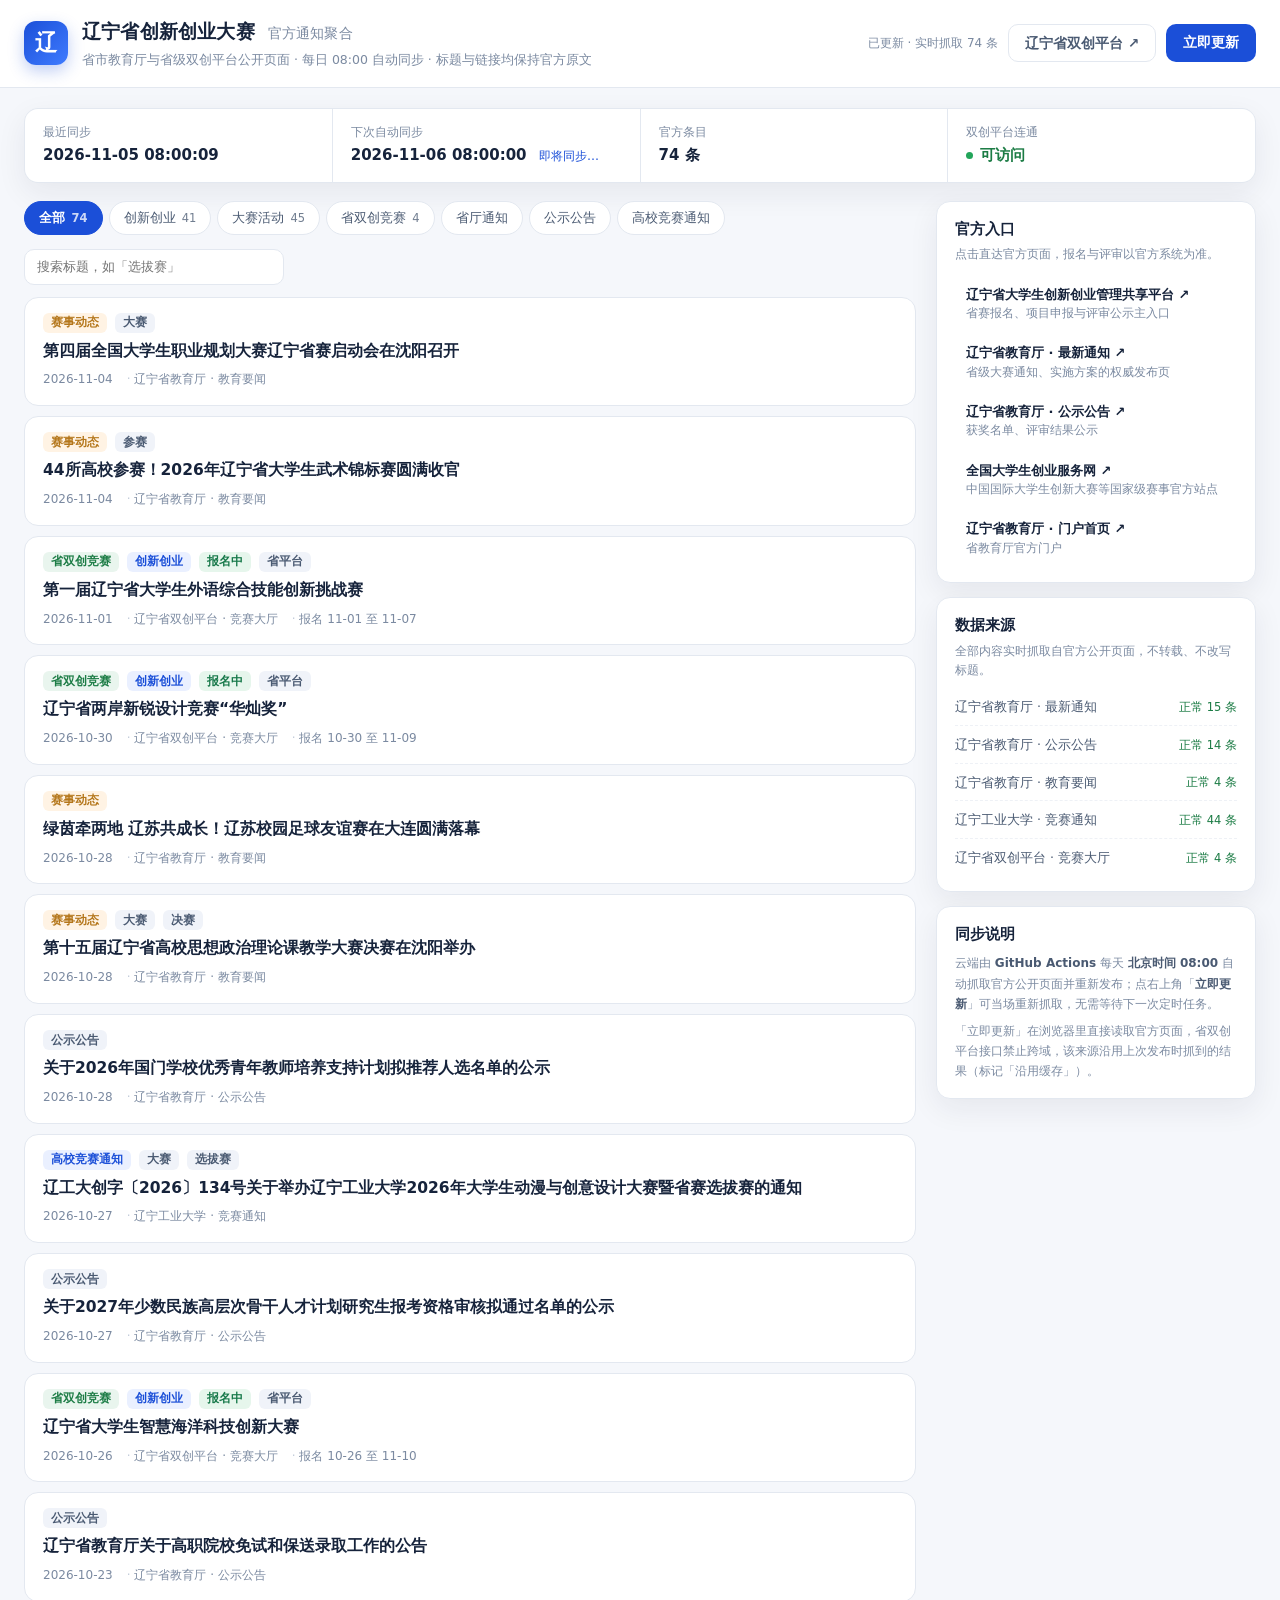
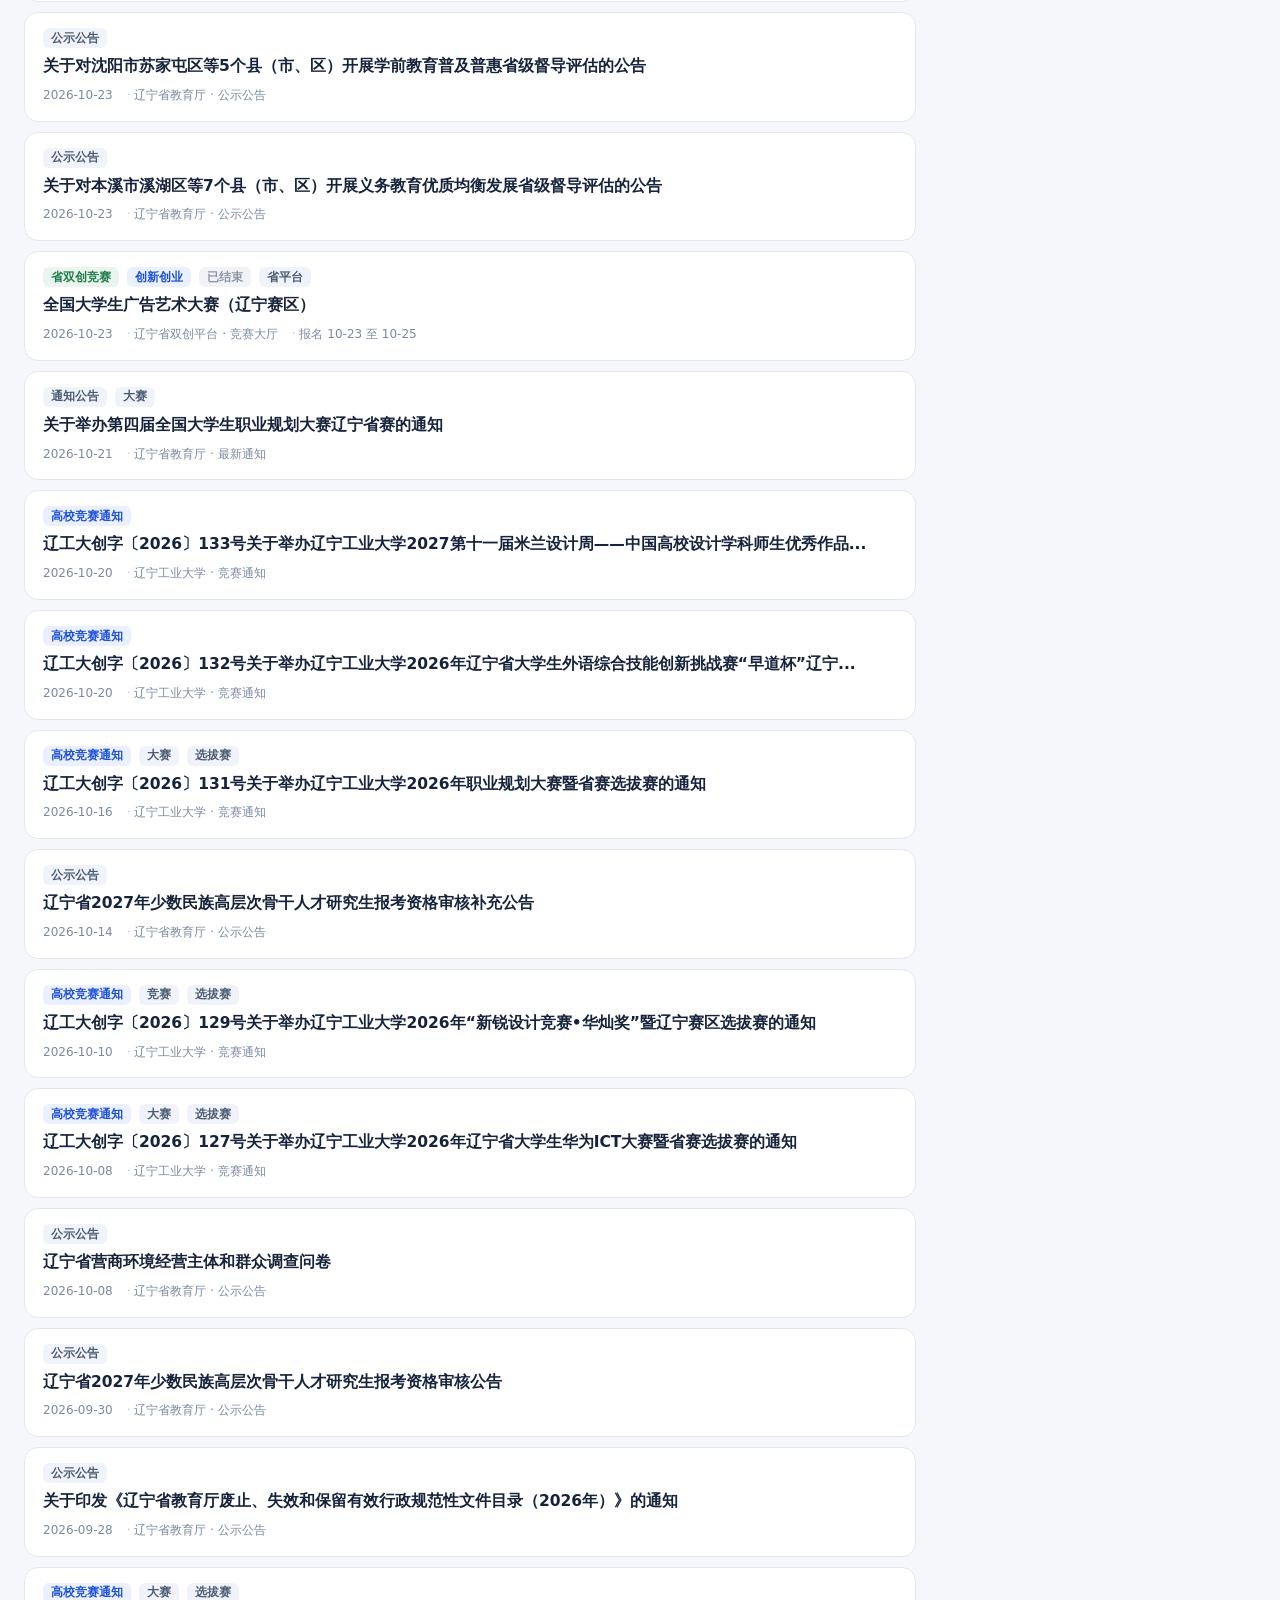
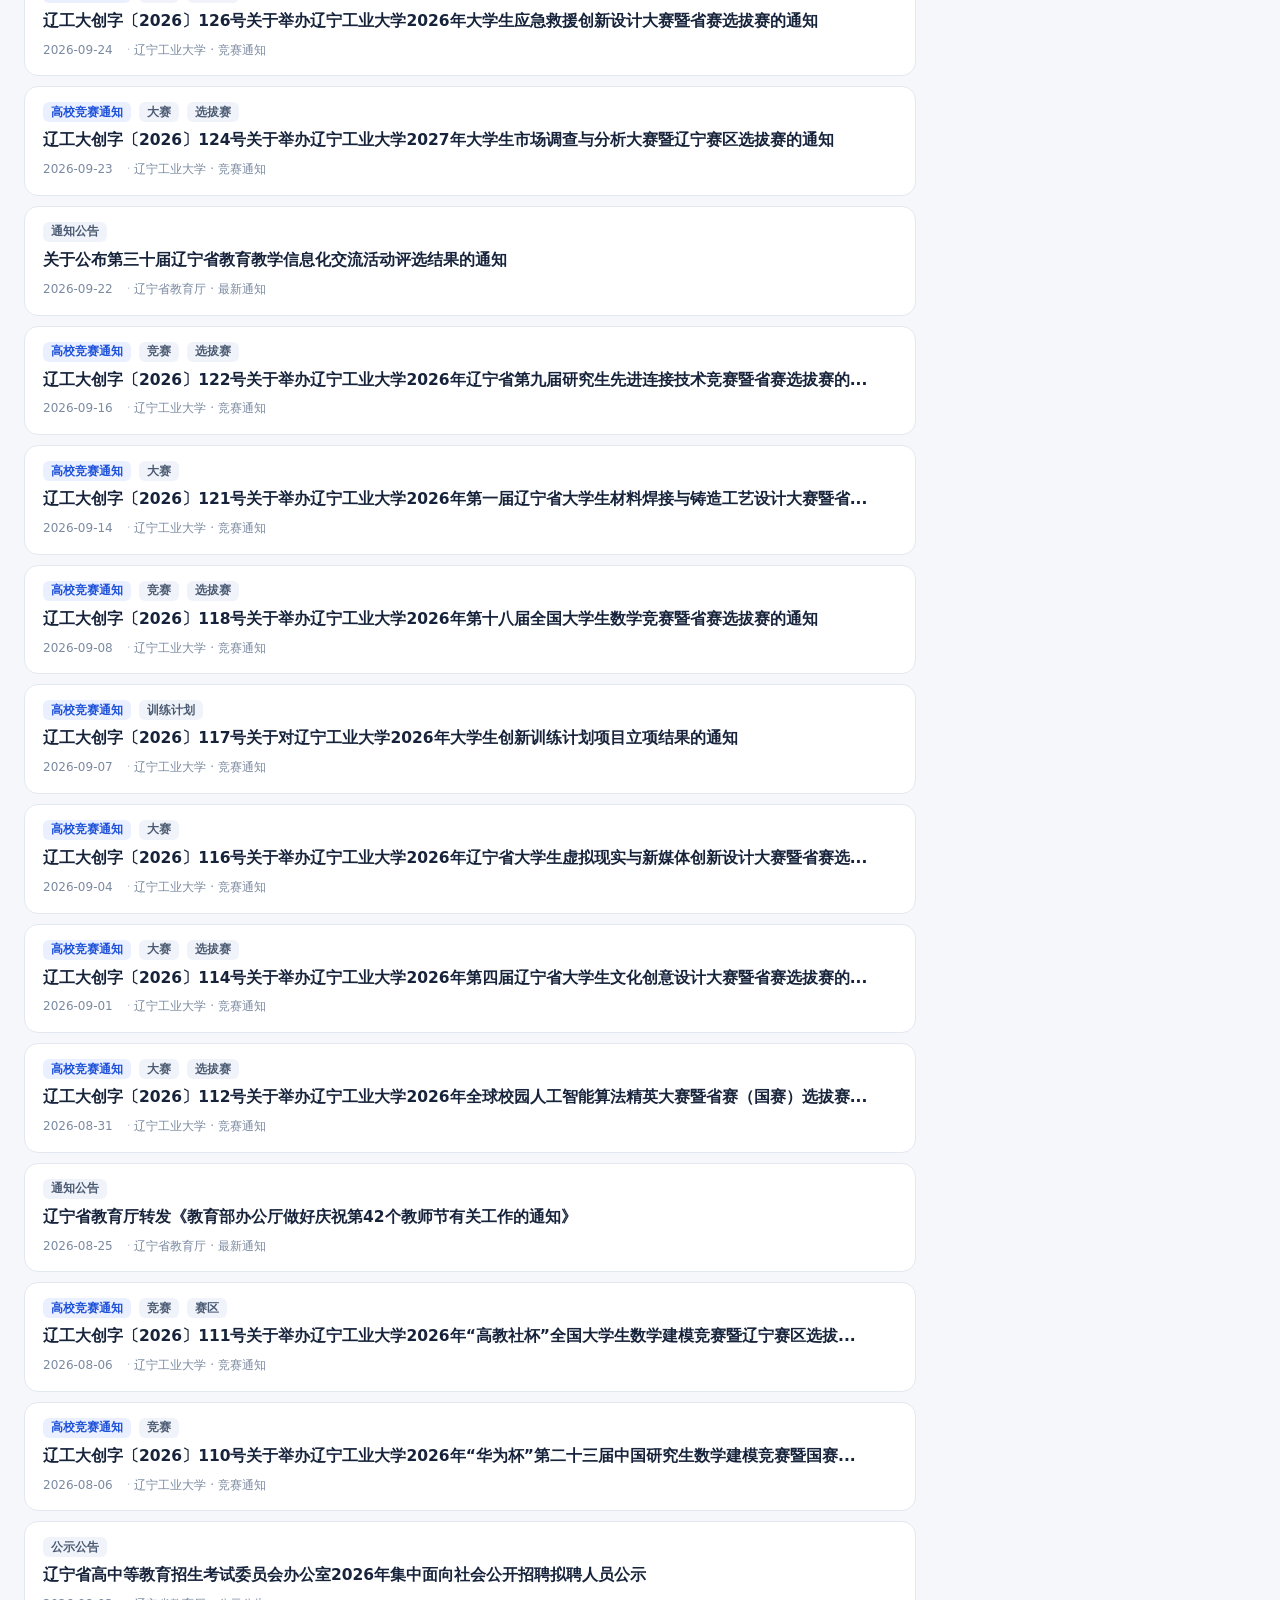
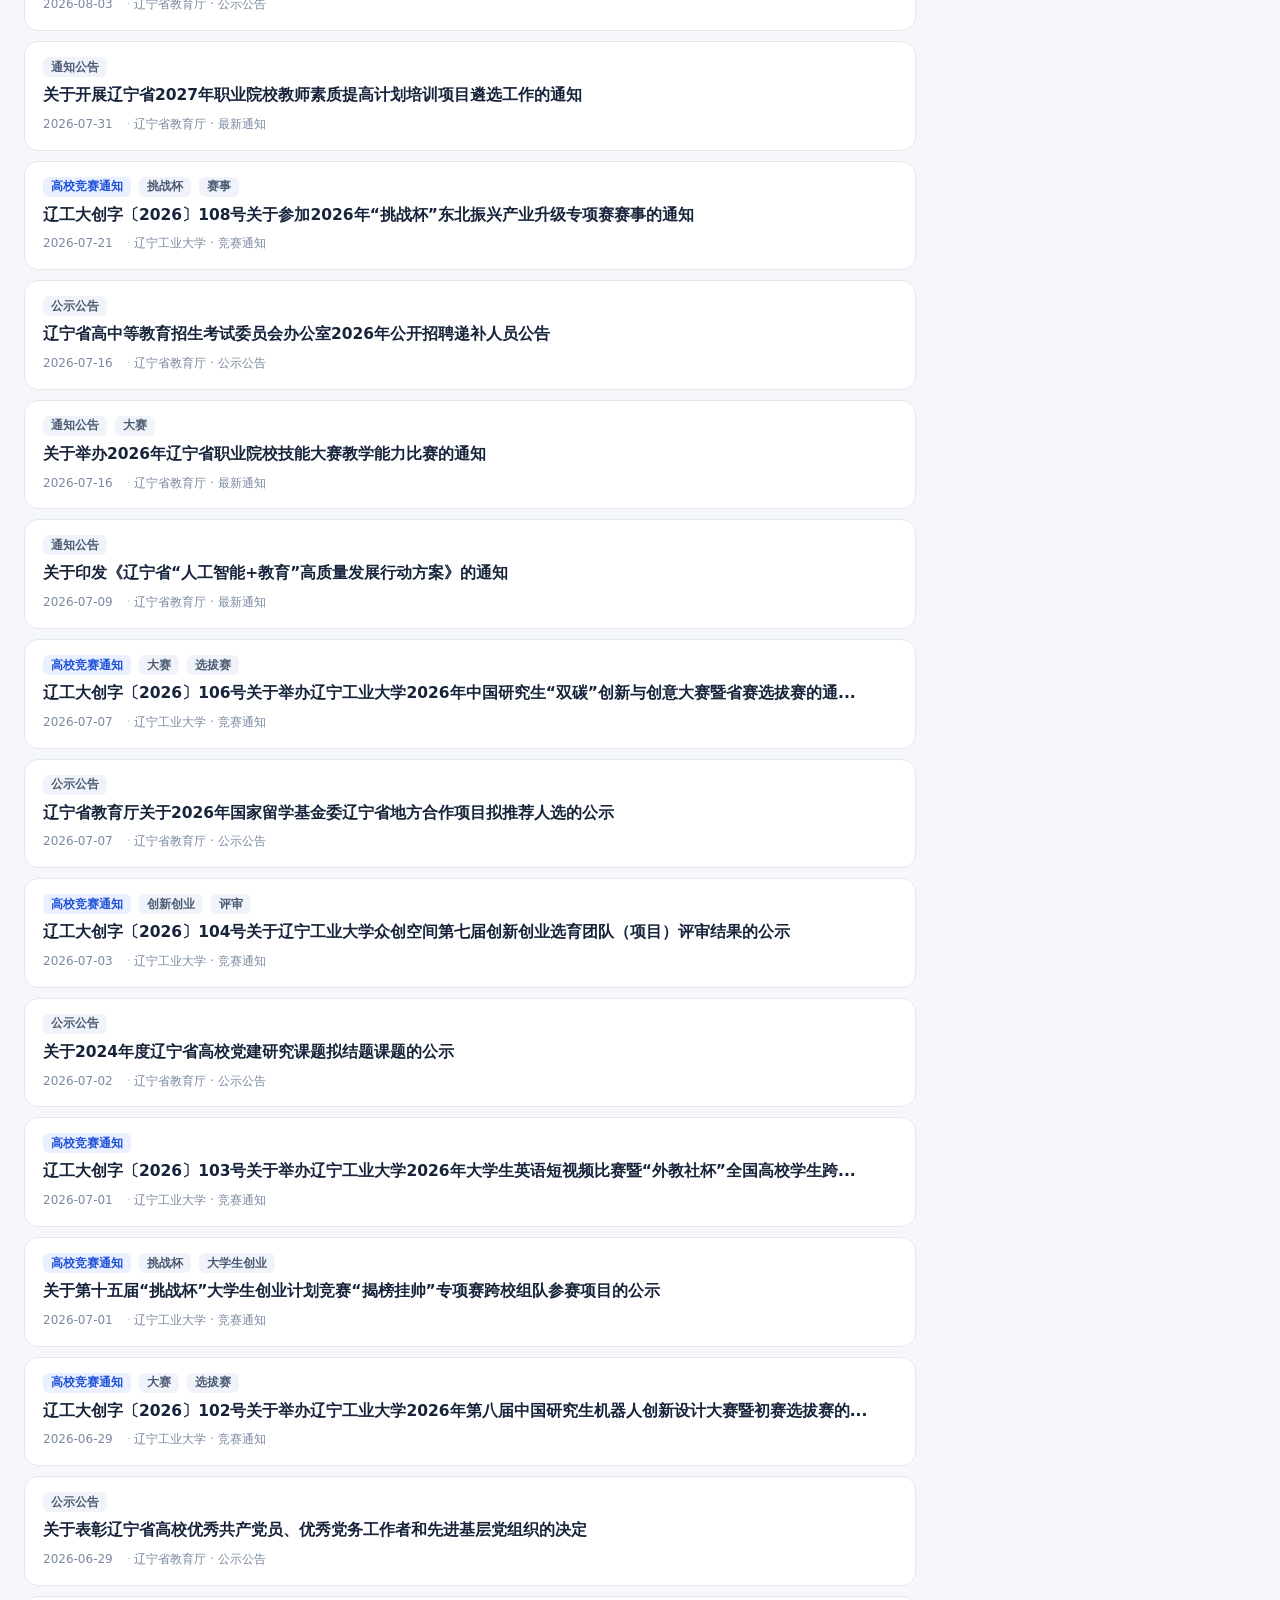
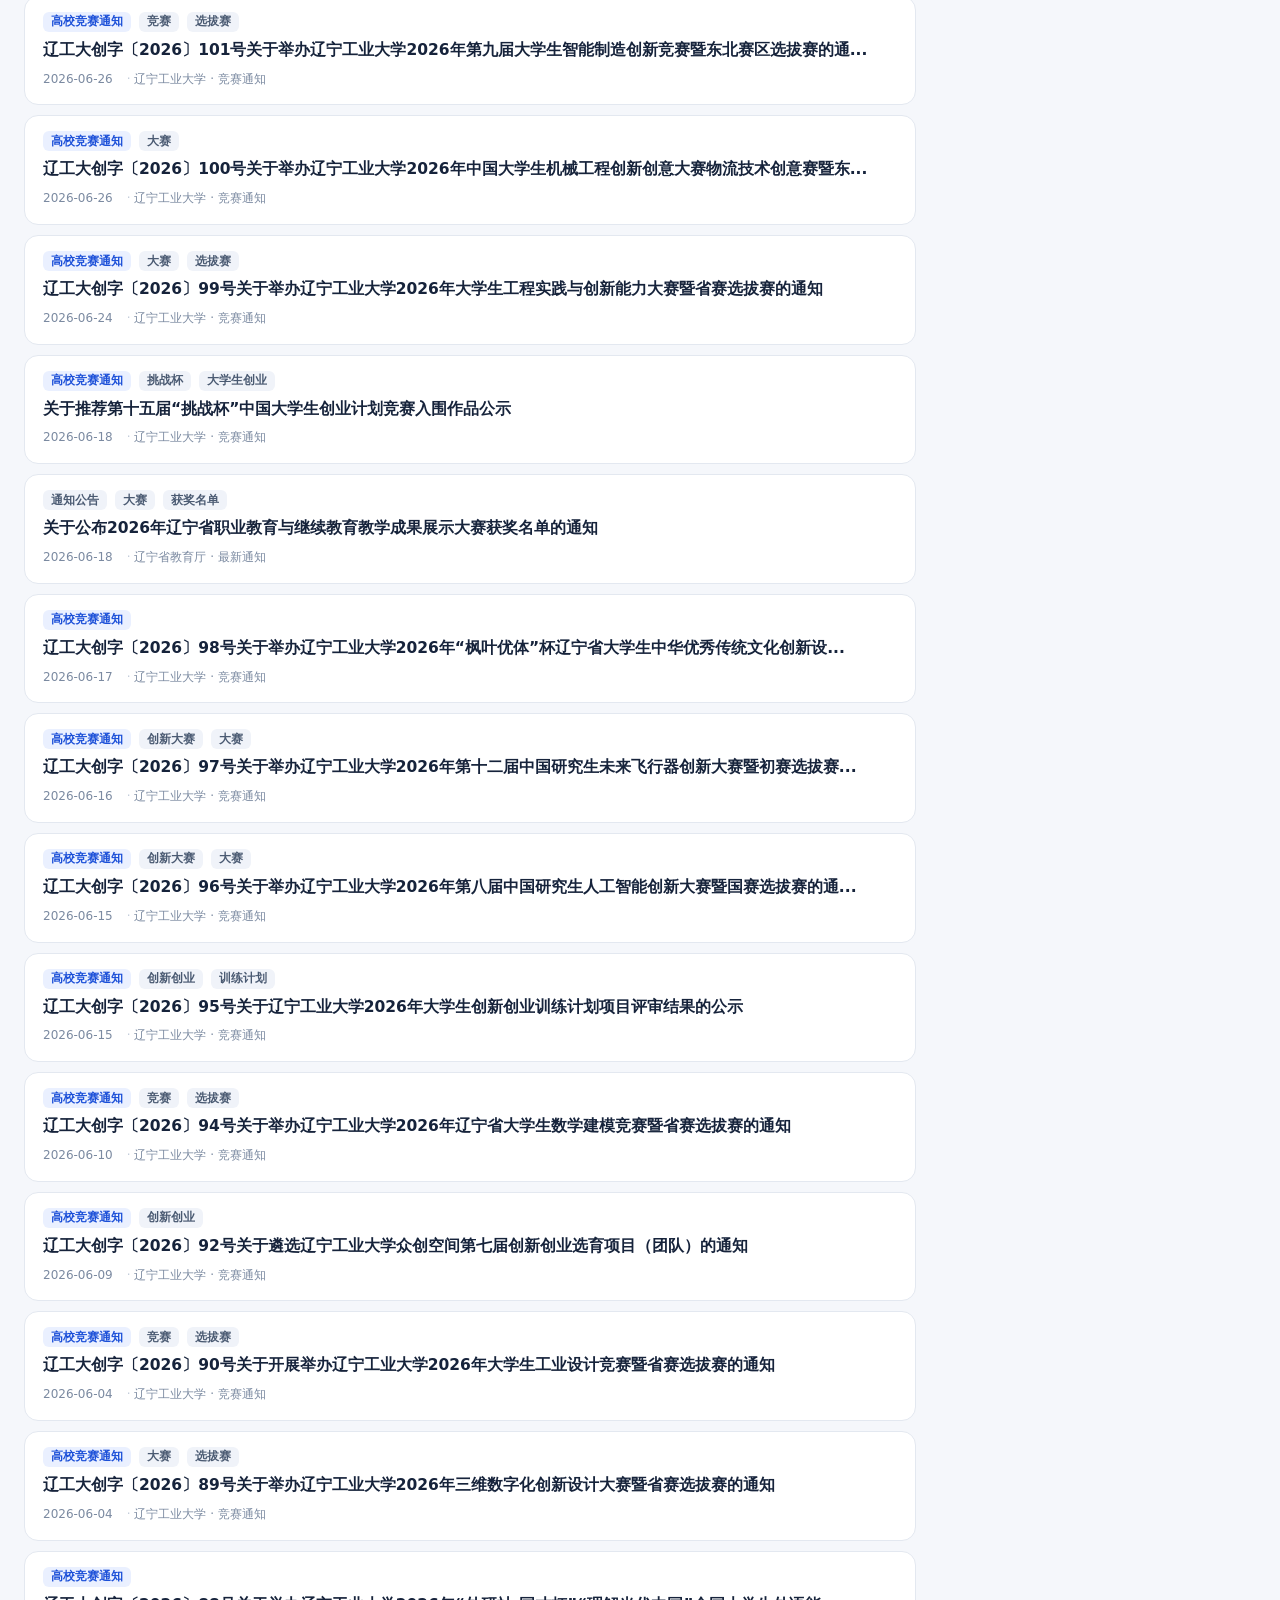
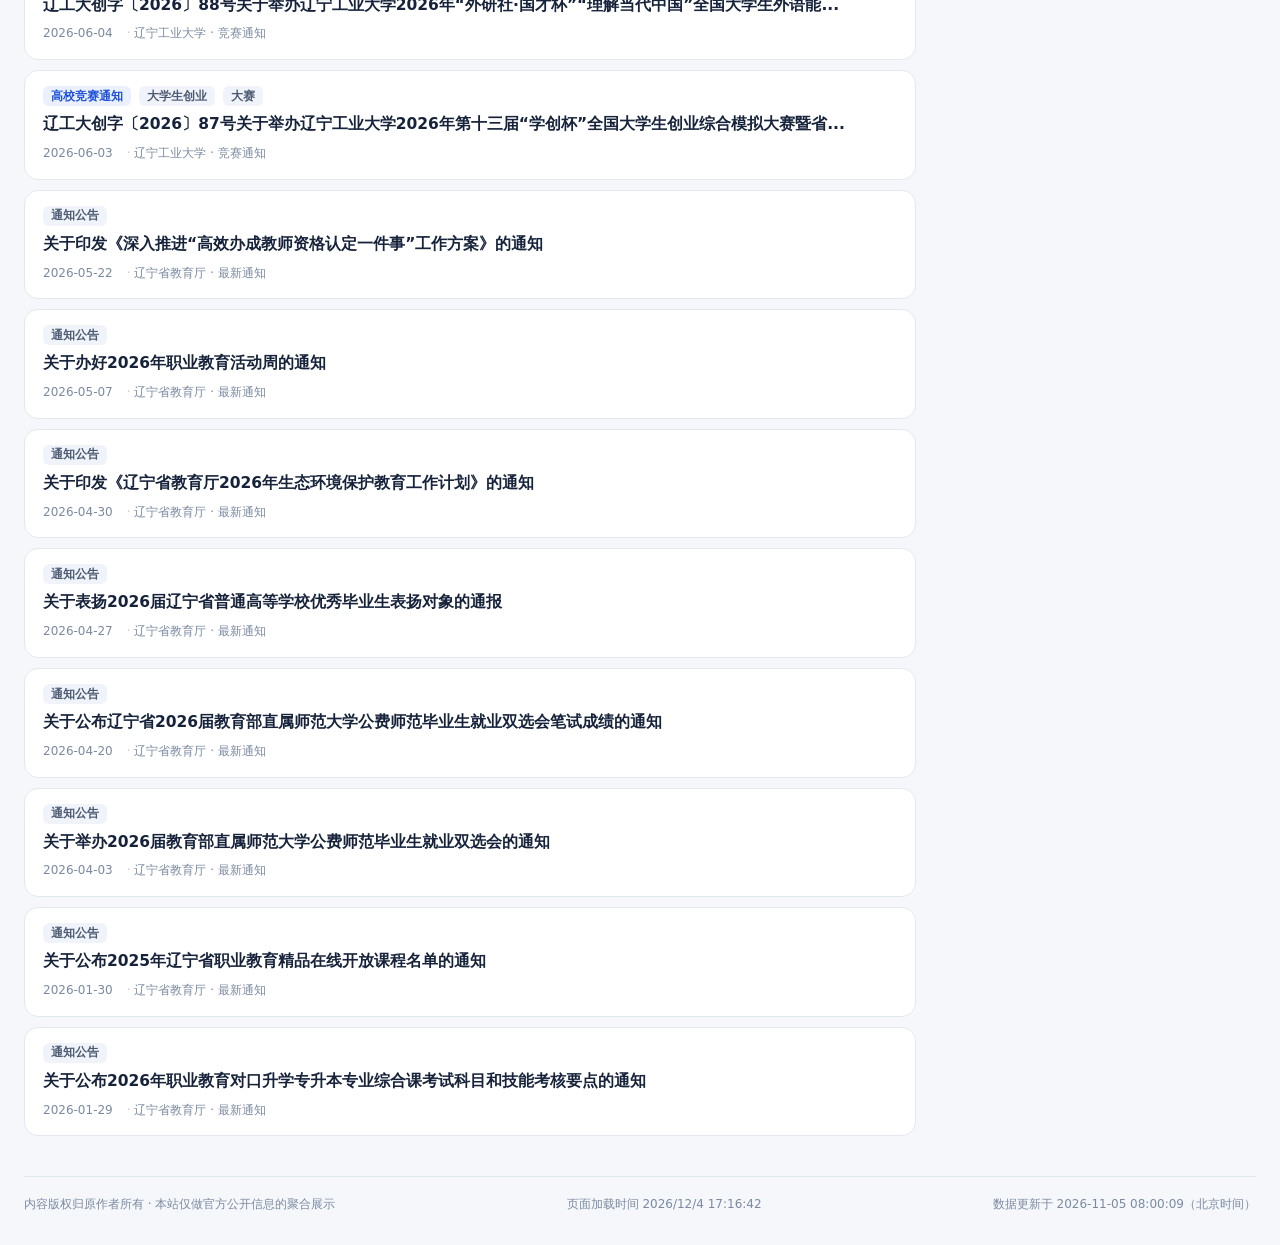
<file: _dom.html>
﻿<!DOCTYPE html>
<html lang="zh-CN"><head>
<meta charset="utf-8">
<meta name="viewport" content="width=device-width, initial-scale=1">
<title>辽宁省创新创业大赛 · 官方通知聚合</title>
<style>
:root {
  --ink: #16233b;
  --ink-2: #4a5a72;
  --ink-3: #7b8aa1;
  --line: #e3e8f0;
  --bg: #f5f7fb;
  --blue: #1b4fd8;
  --blue-soft: #eaf0ff;
  --red: #c8372d;
  --amber: #b4761a;
  --shadow: 0 10px 30px rgba(22, 35, 59, .07);
  --radius: 14px;
}

* { box-sizing: border-box; }

[hidden] { display: none !important; }

html, body { margin: 0; padding: 0; }

body {
  background: var(--bg);
  color: var(--ink);
  font: 14px/1.65 "Microsoft YaHei", "PingFang SC", system-ui, -apple-system, "Segoe UI", sans-serif;
  -webkit-font-smoothing: antialiased;
}

a { color: inherit; text-decoration: none; }

.wrap { width: min(1240px, calc(100% - 48px)); margin: 0 auto; }

/* ---------------------------------------------------------------- topbar */
.topbar {
  background: #fff;
  border-bottom: 1px solid var(--line);
  position: sticky;
  top: 0;
  z-index: 30;
}

.topbar-inner {
  display: flex;
  align-items: center;
  justify-content: space-between;
  gap: 24px;
  padding: 16px 0;
}

.brand { display: flex; align-items: center; gap: 14px; min-width: 0; }

.logo {
  width: 44px; height: 44px;
  flex: 0 0 44px;
  border-radius: 12px;
  background: linear-gradient(135deg, #1b4fd8, #3f7bff);
  color: #fff;
  display: grid; place-items: center;
  font-size: 22px; font-weight: 700;
  box-shadow: 0 6px 16px rgba(27, 79, 216, .28);
}

.brand-text h1 {
  margin: 0;
  font-size: 19px;
  letter-spacing: .2px;
  font-weight: 700;
}

.brand-text h1 span {
  font-size: 14px;
  font-weight: 500;
  color: var(--ink-3);
  margin-left: 6px;
}

.brand-text p { margin: 3px 0 0; font-size: 12.5px; color: var(--ink-3); }

.topbar-actions { display: flex; align-items: center; gap: 10px; flex: 0 0 auto; }

.btn {
  display: inline-flex; align-items: center; gap: 6px;
  height: 38px; padding: 0 16px;
  border-radius: 10px;
  border: 1px solid transparent;
  font-size: 13.5px;
  font-weight: 600;
  cursor: pointer;
  transition: .16s ease;
  white-space: nowrap;
}

.btn.primary { background: var(--blue); color: #fff; }
.btn.primary:hover { background: #1740b4; }
.btn.primary[disabled] { opacity: .6; cursor: progress; }

.btn.ghost { background: #fff; border-color: var(--line); color: var(--ink-2); }
.btn.ghost:hover { border-color: #c3d0e6; color: var(--blue); }

.refresh-hint { font-size: 12px; color: var(--ink-3); max-width: 220px; line-height: 1.4; }
.refresh-hint:empty { display: none; }

/* ---------------------------------------------------------------- status */
.statusbar {
  display: grid;
  grid-template-columns: repeat(4, 1fr);
  gap: 1px;
  margin: 20px 0 18px;
  background: var(--line);
  border: 1px solid var(--line);
  border-radius: var(--radius);
  overflow: hidden;
  box-shadow: var(--shadow);
}

.stat { background: #fff; padding: 14px 18px; min-width: 0; }

.stat-label { display: block; font-size: 12px; color: var(--ink-3); }

.stat strong { font-size: 15px; font-weight: 700; font-variant-numeric: tabular-nums; }

.countdown { font-style: normal; font-size: 12px; color: var(--blue); margin-left: 8px; }

.newcount { font-style: normal; font-size: 12px; color: var(--red); margin-left: 8px; }

.state::before {
  content: "";
  display: inline-block;
  width: 7px; height: 7px;
  border-radius: 50%;
  background: #c3ccda;
  margin-right: 7px;
  vertical-align: 1px;
}

.state.ok::before { background: #23a55a; }
.state.bad::before { background: var(--red); }
.state.skip::before { background: #9aa6b8; }
.state.ok { color: #1c7c45; }
.state.bad { color: var(--red); }
.state.skip { color: #5f6b7d; }

/* ---------------------------------------------------------------- layout */
.layout {
  display: grid;
  grid-template-columns: minmax(0, 1fr) 320px;
  gap: 20px;
  align-items: start;
  padding-bottom: 40px;
}

.main-col { min-width: 0; }

/* ---------------------------------------------------------------- toolbar */
.toolbar {
  display: flex;
  align-items: center;
  gap: 14px;
  margin-bottom: 12px;
  flex-wrap: wrap;
}

.tabs { display: flex; gap: 6px; flex-wrap: wrap; flex: 1 1 auto; }

.tab {
  border: 1px solid var(--line);
  background: #fff;
  color: var(--ink-2);
  border-radius: 999px;
  padding: 7px 14px;
  font-size: 13px;
  cursor: pointer;
  transition: .15s ease;
  font-family: inherit;
}

.tab:hover { border-color: #c3d0e6; color: var(--blue); }

.tab.active {
  background: var(--blue);
  border-color: var(--blue);
  color: #fff;
  font-weight: 600;
}

.tab .num {
  font-size: 11.5px;
  opacity: .78;
  margin-left: 2px;
  font-variant-numeric: tabular-nums;
}

.search { flex: 0 0 260px; }

.search input {
  width: 100%;
  height: 36px;
  border: 1px solid var(--line);
  border-radius: 10px;
  padding: 0 12px;
  font-size: 13px;
  font-family: inherit;
  background: #fff;
  color: var(--ink);
  outline: none;
  transition: .15s ease;
}

.search input:focus { border-color: var(--blue); box-shadow: 0 0 0 3px var(--blue-soft); }

/* ---------------------------------------------------------------- list */
.notice-list { list-style: none; margin: 0; padding: 0; display: flex; flex-direction: column; gap: 10px; }

.notice {
  background: #fff;
  border: 1px solid var(--line);
  border-radius: var(--radius);
  padding: 15px 18px;
  cursor: pointer;
  transition: .16s ease;
  position: relative;
}

.notice:hover {
  border-color: #bccce6;
  box-shadow: var(--shadow);
  transform: translateY(-1px);
}

.notice-top {
  display: flex;
  align-items: center;
  gap: 8px;
  font-size: 12px;
  color: var(--ink-3);
  margin-bottom: 6px;
  flex-wrap: wrap;
}

.badge {
  display: inline-flex;
  align-items: center;
  height: 20px;
  padding: 0 8px;
  border-radius: 6px;
  font-size: 11.5px;
  font-weight: 600;
  background: #f0f3f9;
  color: var(--ink-2);
  white-space: nowrap;
}

.badge.cxcy { background: var(--blue-soft); color: var(--blue); }
.badge.race { background: #fff3e4; color: var(--amber); }
.badge.upln { background: #e9f5ee; color: #1c7c45; }
.badge.st { background: #f1f4fa; color: var(--ink-2); }
.badge.st-live { background: #e6f6ec; color: #17794a; }
.badge.st-soon { background: #eef2ff; color: #3b5bdb; }
.badge.st-end { background: #f2f3f6; color: #8b94a6; }
.badge.fresh { background: #fdeceb; color: var(--red); }

.notice h3 {
  margin: 0;
  font-size: 15.5px;
  font-weight: 600;
  line-height: 1.6;
  color: var(--ink);
  word-break: break-word;
}

.notice:hover h3 { color: var(--blue); }

.notice-meta {
  margin-top: 7px;
  display: flex;
  gap: 14px;
  font-size: 12px;
  color: var(--ink-3);
  flex-wrap: wrap;
}

.notice-meta span::before { content: "· "; color: #c3ccda; }
.notice-meta span:first-child::before { content: ""; }

.notice .go {
  position: absolute;
  right: 16px; bottom: 14px;
  font-size: 12px;
  color: var(--blue);
  opacity: 0;
  transition: .16s ease;
}

.notice:hover .go { opacity: 1; }

.skeleton {
  height: 84px;
  border-radius: var(--radius);
  background: linear-gradient(90deg, #eef2f8 25%, #f7f9fc 37%, #eef2f8 63%);
  background-size: 400% 100%;
  animation: shimmer 1.3s ease infinite;
}

@keyframes shimmer { 0% { background-position: 100% 50%; } 100% { background-position: 0 50%; } }

.empty { text-align: center; color: var(--ink-3); padding: 40px 0; }

/* ---------------------------------------------------------------- side */
.side-col { display: flex; flex-direction: column; gap: 14px; position: sticky; top: 92px; }

.card {
  background: #fff;
  border: 1px solid var(--line);
  border-radius: var(--radius);
  padding: 16px 18px;
  box-shadow: var(--shadow);
}

.card h2 { margin: 0 0 4px; font-size: 14.5px; font-weight: 700; }

.card-sub { margin: 0 0 10px; font-size: 12px; color: var(--ink-3); line-height: 1.6; }

.link-list, .source-list { list-style: none; margin: 0; padding: 0; display: flex; flex-direction: column; gap: 2px; }

.link-list a {
  display: block;
  padding: 8px 10px;
  border-radius: 9px;
  transition: .15s ease;
  border: 1px solid transparent;
}

.link-list a:hover { background: #f6f8fd; border-color: #e3ebfa; }

.link-list strong { display: block; font-size: 13px; font-weight: 600; }

.link-list small { display: block; font-size: 11.5px; color: var(--ink-3); line-height: 1.5; }

.source-list li {
  display: flex;
  align-items: center;
  justify-content: space-between;
  gap: 10px;
  padding: 7px 0;
  border-bottom: 1px dashed #eef1f6;
  font-size: 12.5px;
}

.source-list li:last-child { border-bottom: 0; }

.source-list .s-name { color: var(--ink-2); min-width: 0; overflow: hidden; text-overflow: ellipsis; white-space: nowrap; }

.source-list .s-ok { color: #1c7c45; font-size: 11.5px; flex: 0 0 auto; }
.source-list .s-bad { color: var(--red); font-size: 11.5px; flex: 0 0 auto; }
.source-list .s-stale { color: var(--amber); font-size: 11.5px; flex: 0 0 auto; }

.hint p { font-size: 12px; color: var(--ink-3); line-height: 1.7; margin: 6px 0 0; }
.hint b { color: var(--ink-2); }

/* ---------------------------------------------------------------- footer */
.footer {
  display: flex;
  justify-content: space-between;
  gap: 16px;
  padding: 18px 0 30px;
  font-size: 12px;
  color: var(--ink-3);
  border-top: 1px solid var(--line);
  flex-wrap: wrap;
}

/* ---------------------------------------------------------------- drawer */
.drawer-mask {
  position: fixed;
  inset: 0;
  background: rgba(16, 26, 44, .38);
  z-index: 40;
  animation: fade .18s ease;
}

@keyframes fade { from { opacity: 0; } to { opacity: 1; } }

.drawer {
  position: fixed;
  top: 0; right: 0; bottom: 0;
  width: min(760px, 92vw);
  background: #fff;
  z-index: 50;
  display: flex;
  flex-direction: column;
  box-shadow: -18px 0 48px rgba(16, 26, 44, .18);
  animation: slide .22s ease;
}

@keyframes slide { from { transform: translateX(40px); opacity: .6; } to { transform: none; opacity: 1; } }

.drawer-head {
  display: flex;
  align-items: flex-start;
  justify-content: space-between;
  gap: 16px;
  padding: 18px 22px 14px;
  border-bottom: 1px solid var(--line);
}

.drawer-head h2 { margin: 0; font-size: 16.5px; line-height: 1.55; word-break: break-word; }

.drawer-meta { margin: 6px 0 0; font-size: 12px; color: var(--ink-3); }

.icon-btn {
  border: 0;
  background: #f2f4f9;
  width: 32px; height: 32px;
  border-radius: 9px;
  font-size: 20px;
  line-height: 1;
  cursor: pointer;
  color: var(--ink-2);
  flex: 0 0 32px;
}

.icon-btn:hover { background: #e8ecf5; }

.drawer-body {
  flex: 1 1 auto;
  overflow: auto;
  padding: 20px 26px;
  font-size: 14.5px;
  line-height: 1.9;
  color: #22304a;
}

.drawer-body p { margin: 0 0 14px; }
.drawer-body img { max-width: 100%; height: auto; }
.drawer-body table { border-collapse: collapse; width: 100%; margin: 10px 0; font-size: 13px; }
.drawer-body td, .drawer-body th { border: 1px solid var(--line); padding: 6px 9px; }
.drawer-body a { color: var(--blue); text-decoration: underline; }

.drawer-foot {
  display: flex;
  align-items: center;
  gap: 14px;
  padding: 14px 22px;
  border-top: 1px solid var(--line);
  background: #fbfcfe;
  flex-wrap: wrap;
}

.drawer-note { font-size: 11.5px; color: var(--ink-3); flex: 1 1 200px; }

.loading-line { color: var(--ink-3); font-size: 13px; }

/* ---------------------------------------------------------------- responsive */
@media (max-width: 1080px) {
  .layout { grid-template-columns: minmax(0, 1fr); }
  .side-col { position: static; flex-direction: row; flex-wrap: wrap; }
  .side-col .card { flex: 1 1 300px; }
  .statusbar { grid-template-columns: repeat(2, 1fr); }
}

@media (max-width: 720px) {
  .wrap { width: calc(100% - 28px); }
  .topbar-inner { flex-wrap: wrap; gap: 12px; }
  .brand-text p { display: none; }
  .search { flex: 1 1 100%; }
  .statusbar { grid-template-columns: 1fr 1fr; }
  .stat { padding: 12px 14px; }
  .stat strong { display: block; font-size: 14px; }
  .countdown, .newcount { display: block; margin: 4px 0 0; }
  .notice .go { display: none; }
}

</style>
</head>
<body data-mode="static">
<header class="topbar">
  <div class="wrap topbar-inner">
    <div class="brand">
      <div class="logo">辽</div>
      <div class="brand-text">
        <h1>辽宁省创新创业大赛 <span>官方通知聚合</span></h1>
        <p>省市教育厅与省级双创平台公开页面 · 每日 08:00 自动同步 · 标题与链接均保持官方原文</p>
      </div>
    </div>
    <div class="topbar-actions">
      <span class="refresh-hint" id="refreshHint" aria-live="polite">已更新 · 实时抓取 74 条</span>
      <a class="btn ghost" id="platformLink" href="https://cxcy.upln.cn/" target="_blank" rel="noopener noreferrer">
        辽宁省双创平台 ↗
      </a>
      <button class="btn primary" id="refreshBtn" type="button" title="立即抓取官方页面并刷新本页">立即更新</button>
    </div>
  </div>
</header>

<main class="wrap">
  <section class="statusbar">
    <div class="stat">
      <span class="stat-label">最近同步</span>
      <strong id="lastSync">2026-11-05 08:08:48</strong>
    </div>
    <div class="stat">
      <span class="stat-label">下次自动同步</span>
      <strong id="nextSync" title="服务运行期间每天自动同步一次">2026-11-06 08:00:00</strong>
      <em id="countdown" class="countdown">还有 23:50:27</em>
    </div>
    <div class="stat">
      <span class="stat-label">官方条目</span>
      <strong><span id="totalCount">74</span> 条</strong>
      <em id="newCount" class="newcount"></em>
    </div>
    <div class="stat">
      <span class="stat-label">双创平台连通</span>
      <strong id="platformState" class="state skip" title="本次运行环境网络无法完成检测，可直接点击上方入口访问">未检测</strong>
    </div>
  </section>

  <div class="layout">
    <section class="main-col">
      <div class="toolbar">
        <nav class="tabs" id="tabs" aria-label="频道筛选">
          <button class="tab active" data-tab="all" type="button">全部 <span class="num" data-num="all">74</span></button>
          <button class="tab" data-tab="cxcy" type="button">创新创业 <span class="num" data-num="cxcy">41</span></button>
          <button class="tab" data-tab="tournament" type="button">大赛活动 <span class="num" data-num="tournament">45</span></button>
          <button class="tab" data-tab="upln" type="button">省双创竞赛 <span class="num" data-num="upln">4</span></button>
          <button class="tab" data-tab="zxtz" type="button">省厅通知</button>
          <button class="tab" data-tab="gsgg" type="button">公示公告</button>
          <button class="tab" data-tab="lnut" type="button">高校竞赛通知</button>
        </nav>
        <div class="search">
          <input id="searchInput" type="search" placeholder="搜索标题，如「选拔赛」" autocomplete="off">
        </div>
      </div>

      <ul class="notice-list" id="noticeList"><li class="notice" data-url="https://jyt.ln.gov.cn/jyt/jyzx/jyyw/2026110418070059737/index.shtml" data-id="https://jyt.ln.gov.cn/jyt/jyzx/jyyw/2026110418070059737/index.shtml" tabindex="0"><div class="notice-top"><span class="badge race">赛事动态</span><span class="badge">大赛</span></div><h3>第四届全国大学生职业规划大赛辽宁省赛启动会在沈阳召开</h3><div class="notice-meta"><span>2026-11-04</span><span>辽宁省教育厅 · 教育要闻</span></div><span class="go">查看原文 →</span></li><li class="notice" data-url="https://jyt.ln.gov.cn/jyt/jyzx/jyyw/2026110418041943588/index.shtml" data-id="https://jyt.ln.gov.cn/jyt/jyzx/jyyw/2026110418041943588/index.shtml" tabindex="0"><div class="notice-top"><span class="badge race">赛事动态</span><span class="badge">参赛</span></div><h3>44所高校参赛！2026年辽宁省大学生武术锦标赛圆满收官</h3><div class="notice-meta"><span>2026-11-04</span><span>辽宁省教育厅 · 教育要闻</span></div><span class="go">查看原文 →</span></li><li class="notice" data-url="https://cxcy.upln.cn/match/details?comId=178860d2256a6b34d3f2b4b5b9a9b2bd" data-id="upln_178860d2256a6b34d3f2b4b5b9a9b2bd" tabindex="0"><div class="notice-top"><span class="badge upln">省双创竞赛</span><span class="badge cxcy">创新创业</span><span class="badge st st-live">报名中</span><span class="badge">省平台</span></div><h3>第一届辽宁省大学生外语综合技能创新挑战赛</h3><div class="notice-meta"><span>2026-11-01</span><span>辽宁省双创平台 · 竞赛大厅</span><span>报名 11-01 至 11-07</span></div><span class="go">查看原文 →</span></li><li class="notice" data-url="https://cxcy.upln.cn/match/details?comId=fa8ad98b07c786f3fdccaa4fc7c9a7e1" data-id="upln_fa8ad98b07c786f3fdccaa4fc7c9a7e1" tabindex="0"><div class="notice-top"><span class="badge upln">省双创竞赛</span><span class="badge cxcy">创新创业</span><span class="badge st st-live">报名中</span><span class="badge">省平台</span></div><h3>辽宁省两岸新锐设计竞赛“华灿奖”</h3><div class="notice-meta"><span>2026-10-30</span><span>辽宁省双创平台 · 竞赛大厅</span><span>报名 10-30 至 11-09</span></div><span class="go">查看原文 →</span></li><li class="notice" data-url="https://jyt.ln.gov.cn/jyt/jyzx/jyyw/2026102811252046399/index.shtml" data-id="https://jyt.ln.gov.cn/jyt/jyzx/jyyw/2026102811252046399/index.shtml" tabindex="0"><div class="notice-top"><span class="badge race">赛事动态</span></div><h3>绿茵牵两地 辽苏共成长！辽苏校园足球友谊赛在大连圆满落幕</h3><div class="notice-meta"><span>2026-10-28</span><span>辽宁省教育厅 · 教育要闻</span></div><span class="go">查看原文 →</span></li><li class="notice" data-url="https://jyt.ln.gov.cn/jyt/gk/gsgg/2026102818075417659/index.shtml" data-id="https://jyt.ln.gov.cn/jyt/gk/gsgg/2026102818075417659/index.shtml" tabindex="0"><div class="notice-top"><span class="badge gsgg">公示公告</span></div><h3>关于2026年国门学校优秀青年教师培养支持计划拟推荐人选名单的公示</h3><div class="notice-meta"><span>2026-10-28</span><span>辽宁省教育厅 · 公示公告</span></div><span class="go">查看原文 →</span></li><li class="notice" data-url="https://jyt.ln.gov.cn/jyt/jyzx/jyyw/2026102811164778331/index.shtml" data-id="https://jyt.ln.gov.cn/jyt/jyzx/jyyw/2026102811164778331/index.shtml" tabindex="0"><div class="notice-top"><span class="badge race">赛事动态</span><span class="badge">大赛</span><span class="badge">决赛</span></div><h3>第十五届辽宁省高校思想政治理论课教学大赛决赛在沈阳举办</h3><div class="notice-meta"><span>2026-10-28</span><span>辽宁省教育厅 · 教育要闻</span></div><span class="go">查看原文 →</span></li><li class="notice" data-url="https://cxcy.lnut.edu.cn/info/14428/186227.htm" data-id="https://cxcy.lnut.edu.cn/info/14428/186227.htm" tabindex="0"><div class="notice-top"><span class="badge cxcy">高校竞赛通知</span><span class="badge">大赛</span><span class="badge">选拔赛</span></div><h3>辽工大创字〔2026〕134号关于举办辽宁工业大学2026年大学生动漫与创意设计大赛暨省赛选拔赛的通知</h3><div class="notice-meta"><span>2026-10-27</span><span>辽宁工业大学 · 竞赛通知</span></div><span class="go">查看原文 →</span></li><li class="notice" data-url="https://jyt.ln.gov.cn/jyt/gk/gsgg/2026102710230990761/index.shtml" data-id="https://jyt.ln.gov.cn/jyt/gk/gsgg/2026102710230990761/index.shtml" tabindex="0"><div class="notice-top"><span class="badge gsgg">公示公告</span></div><h3>关于2027年少数民族高层次骨干人才计划研究生报考资格审核拟通过名单的公示</h3><div class="notice-meta"><span>2026-10-27</span><span>辽宁省教育厅 · 公示公告</span></div><span class="go">查看原文 →</span></li><li class="notice" data-url="https://cxcy.upln.cn/match/details?comId=b0fdddcd8c64bcb693a13ca8522ea951" data-id="upln_b0fdddcd8c64bcb693a13ca8522ea951" tabindex="0"><div class="notice-top"><span class="badge upln">省双创竞赛</span><span class="badge cxcy">创新创业</span><span class="badge st st-live">报名中</span><span class="badge">省平台</span></div><h3>辽宁省大学生智慧海洋科技创新大赛</h3><div class="notice-meta"><span>2026-10-26</span><span>辽宁省双创平台 · 竞赛大厅</span><span>报名 10-26 至 11-10</span></div><span class="go">查看原文 →</span></li><li class="notice" data-url="https://cxcy.upln.cn/match/details?comId=7eb50f75710051c1dd9447dddf3bcede" data-id="upln_7eb50f75710051c1dd9447dddf3bcede" tabindex="0"><div class="notice-top"><span class="badge upln">省双创竞赛</span><span class="badge cxcy">创新创业</span><span class="badge st st-end">已结束</span><span class="badge">省平台</span></div><h3>全国大学生广告艺术大赛（辽宁赛区）</h3><div class="notice-meta"><span>2026-10-23</span><span>辽宁省双创平台 · 竞赛大厅</span><span>报名 10-23 至 10-25</span></div><span class="go">查看原文 →</span></li><li class="notice" data-url="https://jyt.ln.gov.cn/jyt/gk/gsgg/2026102315324974098/index.shtml" data-id="https://jyt.ln.gov.cn/jyt/gk/gsgg/2026102315324974098/index.shtml" tabindex="0"><div class="notice-top"><span class="badge gsgg">公示公告</span></div><h3>辽宁省教育厅关于高职院校免试和保送录取工作的公告</h3><div class="notice-meta"><span>2026-10-23</span><span>辽宁省教育厅 · 公示公告</span></div><span class="go">查看原文 →</span></li><li class="notice" data-url="https://jyt.ln.gov.cn/jyt/gk/gsgg/2026102315282782756/index.shtml" data-id="https://jyt.ln.gov.cn/jyt/gk/gsgg/2026102315282782756/index.shtml" tabindex="0"><div class="notice-top"><span class="badge gsgg">公示公告</span></div><h3>关于对沈阳市苏家屯区等5个县（市、区）开展学前教育普及普惠省级督导评估的公告</h3><div class="notice-meta"><span>2026-10-23</span><span>辽宁省教育厅 · 公示公告</span></div><span class="go">查看原文 →</span></li><li class="notice" data-url="https://jyt.ln.gov.cn/jyt/gk/gsgg/2026102315270673919/index.shtml" data-id="https://jyt.ln.gov.cn/jyt/gk/gsgg/2026102315270673919/index.shtml" tabindex="0"><div class="notice-top"><span class="badge gsgg">公示公告</span></div><h3>关于对本溪市溪湖区等7个县（市、区）开展义务教育优质均衡发展省级督导评估的公告</h3><div class="notice-meta"><span>2026-10-23</span><span>辽宁省教育厅 · 公示公告</span></div><span class="go">查看原文 →</span></li><li class="notice" data-url="https://jyt.ln.gov.cn/jyt/gk/zxtz/2026102110290659632/index.shtml" data-id="https://jyt.ln.gov.cn/jyt/gk/zxtz/2026102110290659632/index.shtml" tabindex="0"><div class="notice-top"><span class="badge zxtz">通知公告</span><span class="badge">大赛</span></div><h3>关于举办第四届全国大学生职业规划大赛辽宁省赛的通知</h3><div class="notice-meta"><span>2026-10-21</span><span>辽宁省教育厅 · 最新通知</span></div><span class="go">查看原文 →</span></li><li class="notice" data-url="https://cxcy.lnut.edu.cn/info/14428/186225.htm" data-id="https://cxcy.lnut.edu.cn/info/14428/186225.htm" tabindex="0"><div class="notice-top"><span class="badge cxcy">高校竞赛通知</span></div><h3>辽工大创字〔2026〕133号关于举办辽宁工业大学2027第十一届米兰设计周——中国高校设计学科师生优秀作品...</h3><div class="notice-meta"><span>2026-10-20</span><span>辽宁工业大学 · 竞赛通知</span></div><span class="go">查看原文 →</span></li><li class="notice" data-url="https://cxcy.lnut.edu.cn/info/14428/186224.htm" data-id="https://cxcy.lnut.edu.cn/info/14428/186224.htm" tabindex="0"><div class="notice-top"><span class="badge cxcy">高校竞赛通知</span></div><h3>辽工大创字〔2026〕132号关于举办辽宁工业大学2026年辽宁省大学生外语综合技能创新挑战赛“早道杯”辽宁...</h3><div class="notice-meta"><span>2026-10-20</span><span>辽宁工业大学 · 竞赛通知</span></div><span class="go">查看原文 →</span></li><li class="notice" data-url="https://cxcy.lnut.edu.cn/info/14428/186222.htm" data-id="https://cxcy.lnut.edu.cn/info/14428/186222.htm" tabindex="0"><div class="notice-top"><span class="badge cxcy">高校竞赛通知</span><span class="badge">大赛</span><span class="badge">选拔赛</span></div><h3>辽工大创字〔2026〕131号关于举办辽宁工业大学2026年职业规划大赛暨省赛选拔赛的通知</h3><div class="notice-meta"><span>2026-10-16</span><span>辽宁工业大学 · 竞赛通知</span></div><span class="go">查看原文 →</span></li><li class="notice" data-url="https://jyt.ln.gov.cn/jyt/gk/gsgg/2026101410592521491/index.shtml" data-id="https://jyt.ln.gov.cn/jyt/gk/gsgg/2026101410592521491/index.shtml" tabindex="0"><div class="notice-top"><span class="badge gsgg">公示公告</span></div><h3>辽宁省2027年少数民族高层次骨干人才研究生报考资格审核补充公告</h3><div class="notice-meta"><span>2026-10-14</span><span>辽宁省教育厅 · 公示公告</span></div><span class="go">查看原文 →</span></li><li class="notice" data-url="https://cxcy.lnut.edu.cn/info/14428/186218.htm" data-id="https://cxcy.lnut.edu.cn/info/14428/186218.htm" tabindex="0"><div class="notice-top"><span class="badge cxcy">高校竞赛通知</span><span class="badge">竞赛</span><span class="badge">选拔赛</span></div><h3>辽工大创字〔2026〕129号关于举办辽宁工业大学2026年“新锐设计竞赛•华灿奖”暨辽宁赛区选拔赛的通知</h3><div class="notice-meta"><span>2026-10-10</span><span>辽宁工业大学 · 竞赛通知</span></div><span class="go">查看原文 →</span></li><li class="notice" data-url="https://jyt.ln.gov.cn/jyt/gk/gsgg/2026100814093187016/index.shtml" data-id="https://jyt.ln.gov.cn/jyt/gk/gsgg/2026100814093187016/index.shtml" tabindex="0"><div class="notice-top"><span class="badge gsgg">公示公告</span></div><h3>辽宁省营商环境经营主体和群众调查问卷</h3><div class="notice-meta"><span>2026-10-08</span><span>辽宁省教育厅 · 公示公告</span></div><span class="go">查看原文 →</span></li><li class="notice" data-url="https://cxcy.lnut.edu.cn/info/14428/186216.htm" data-id="https://cxcy.lnut.edu.cn/info/14428/186216.htm" tabindex="0"><div class="notice-top"><span class="badge cxcy">高校竞赛通知</span><span class="badge">大赛</span><span class="badge">选拔赛</span></div><h3>辽工大创字〔2026〕127号关于举办辽宁工业大学2026年辽宁省大学生华为ICT大赛暨省赛选拔赛的通知</h3><div class="notice-meta"><span>2026-10-08</span><span>辽宁工业大学 · 竞赛通知</span></div><span class="go">查看原文 →</span></li><li class="notice" data-url="https://jyt.ln.gov.cn/jyt/gk/gsgg/2026093016045232748/index.shtml" data-id="https://jyt.ln.gov.cn/jyt/gk/gsgg/2026093016045232748/index.shtml" tabindex="0"><div class="notice-top"><span class="badge gsgg">公示公告</span></div><h3>辽宁省2027年少数民族高层次骨干人才研究生报考资格审核公告</h3><div class="notice-meta"><span>2026-09-30</span><span>辽宁省教育厅 · 公示公告</span></div><span class="go">查看原文 →</span></li><li class="notice" data-url="https://jyt.ln.gov.cn/jyt/gk/gsgg/2026092814270877642/index.shtml" data-id="https://jyt.ln.gov.cn/jyt/gk/gsgg/2026092814270877642/index.shtml" tabindex="0"><div class="notice-top"><span class="badge gsgg">公示公告</span></div><h3>关于印发《辽宁省教育厅废止、失效和保留有效行政规范性文件目录（2026年）》的通知</h3><div class="notice-meta"><span>2026-09-28</span><span>辽宁省教育厅 · 公示公告</span></div><span class="go">查看原文 →</span></li><li class="notice" data-url="https://cxcy.lnut.edu.cn/info/14428/186213.htm" data-id="https://cxcy.lnut.edu.cn/info/14428/186213.htm" tabindex="0"><div class="notice-top"><span class="badge cxcy">高校竞赛通知</span><span class="badge">大赛</span><span class="badge">选拔赛</span></div><h3>辽工大创字〔2026〕126号关于举办辽宁工业大学2026年大学生应急救援创新设计大赛暨省赛选拔赛的通知</h3><div class="notice-meta"><span>2026-09-24</span><span>辽宁工业大学 · 竞赛通知</span></div><span class="go">查看原文 →</span></li><li class="notice" data-url="https://cxcy.lnut.edu.cn/info/14428/186211.htm" data-id="https://cxcy.lnut.edu.cn/info/14428/186211.htm" tabindex="0"><div class="notice-top"><span class="badge cxcy">高校竞赛通知</span><span class="badge">大赛</span><span class="badge">选拔赛</span></div><h3>辽工大创字〔2026〕124号关于举办辽宁工业大学2027年大学生市场调查与分析大赛暨辽宁赛区选拔赛的通知</h3><div class="notice-meta"><span>2026-09-23</span><span>辽宁工业大学 · 竞赛通知</span></div><span class="go">查看原文 →</span></li><li class="notice" data-url="https://jyt.ln.gov.cn/jyt/gk/zxtz/2026092211315648073/index.shtml" data-id="https://jyt.ln.gov.cn/jyt/gk/zxtz/2026092211315648073/index.shtml" tabindex="0"><div class="notice-top"><span class="badge zxtz">通知公告</span></div><h3>关于公布第三十届辽宁省教育教学信息化交流活动评选结果的通知</h3><div class="notice-meta"><span>2026-09-22</span><span>辽宁省教育厅 · 最新通知</span></div><span class="go">查看原文 →</span></li><li class="notice" data-url="https://cxcy.lnut.edu.cn/info/14428/186209.htm" data-id="https://cxcy.lnut.edu.cn/info/14428/186209.htm" tabindex="0"><div class="notice-top"><span class="badge cxcy">高校竞赛通知</span><span class="badge">竞赛</span><span class="badge">选拔赛</span></div><h3>辽工大创字〔2026〕122号关于举办辽宁工业大学2026年辽宁省第九届研究生先进连接技术竞赛暨省赛选拔赛的...</h3><div class="notice-meta"><span>2026-09-16</span><span>辽宁工业大学 · 竞赛通知</span></div><span class="go">查看原文 →</span></li><li class="notice" data-url="https://cxcy.lnut.edu.cn/info/14428/186208.htm" data-id="https://cxcy.lnut.edu.cn/info/14428/186208.htm" tabindex="0"><div class="notice-top"><span class="badge cxcy">高校竞赛通知</span><span class="badge">大赛</span></div><h3>辽工大创字〔2026〕121号关于举办辽宁工业大学2026年第一届辽宁省大学生材料焊接与铸造工艺设计大赛暨省...</h3><div class="notice-meta"><span>2026-09-14</span><span>辽宁工业大学 · 竞赛通知</span></div><span class="go">查看原文 →</span></li><li class="notice" data-url="https://cxcy.lnut.edu.cn/info/14428/186201.htm" data-id="https://cxcy.lnut.edu.cn/info/14428/186201.htm" tabindex="0"><div class="notice-top"><span class="badge cxcy">高校竞赛通知</span><span class="badge">竞赛</span><span class="badge">选拔赛</span></div><h3>辽工大创字〔2026〕118号关于举办辽宁工业大学2026年第十八届全国大学生数学竞赛暨省赛选拔赛的通知</h3><div class="notice-meta"><span>2026-09-08</span><span>辽宁工业大学 · 竞赛通知</span></div><span class="go">查看原文 →</span></li><li class="notice" data-url="https://cxcy.lnut.edu.cn/info/14428/186198.htm" data-id="https://cxcy.lnut.edu.cn/info/14428/186198.htm" tabindex="0"><div class="notice-top"><span class="badge cxcy">高校竞赛通知</span><span class="badge">训练计划</span></div><h3>辽工大创字〔2026〕117号关于对辽宁工业大学2026年大学生创新训练计划项目立项结果的通知</h3><div class="notice-meta"><span>2026-09-07</span><span>辽宁工业大学 · 竞赛通知</span></div><span class="go">查看原文 →</span></li><li class="notice" data-url="https://cxcy.lnut.edu.cn/info/14428/186197.htm" data-id="https://cxcy.lnut.edu.cn/info/14428/186197.htm" tabindex="0"><div class="notice-top"><span class="badge cxcy">高校竞赛通知</span><span class="badge">大赛</span></div><h3>辽工大创字〔2026〕116号关于举办辽宁工业大学2026年辽宁省大学生虚拟现实与新媒体创新设计大赛暨省赛选...</h3><div class="notice-meta"><span>2026-09-04</span><span>辽宁工业大学 · 竞赛通知</span></div><span class="go">查看原文 →</span></li><li class="notice" data-url="https://cxcy.lnut.edu.cn/info/14428/186189.htm" data-id="https://cxcy.lnut.edu.cn/info/14428/186189.htm" tabindex="0"><div class="notice-top"><span class="badge cxcy">高校竞赛通知</span><span class="badge">大赛</span><span class="badge">选拔赛</span></div><h3>辽工大创字〔2026〕114号关于举办辽宁工业大学2026年第四届辽宁省大学生文化创意设计大赛暨省赛选拔赛的...</h3><div class="notice-meta"><span>2026-09-01</span><span>辽宁工业大学 · 竞赛通知</span></div><span class="go">查看原文 →</span></li><li class="notice" data-url="https://cxcy.lnut.edu.cn/info/14428/186177.htm" data-id="https://cxcy.lnut.edu.cn/info/14428/186177.htm" tabindex="0"><div class="notice-top"><span class="badge cxcy">高校竞赛通知</span><span class="badge">大赛</span><span class="badge">选拔赛</span></div><h3>辽工大创字〔2026〕112号关于举办辽宁工业大学2026年全球校园人工智能算法精英大赛暨省赛（国赛）选拔赛...</h3><div class="notice-meta"><span>2026-08-31</span><span>辽宁工业大学 · 竞赛通知</span></div><span class="go">查看原文 →</span></li><li class="notice" data-url="https://jyt.ln.gov.cn/jyt/gk/zxtz/2026082516274142979/index.shtml" data-id="https://jyt.ln.gov.cn/jyt/gk/zxtz/2026082516274142979/index.shtml" tabindex="0"><div class="notice-top"><span class="badge zxtz">通知公告</span></div><h3>辽宁省教育厅转发《教育部办公厅做好庆祝第42个教师节有关工作的通知》</h3><div class="notice-meta"><span>2026-08-25</span><span>辽宁省教育厅 · 最新通知</span></div><span class="go">查看原文 →</span></li><li class="notice" data-url="https://cxcy.lnut.edu.cn/info/14428/186179.htm" data-id="https://cxcy.lnut.edu.cn/info/14428/186179.htm" tabindex="0"><div class="notice-top"><span class="badge cxcy">高校竞赛通知</span><span class="badge">竞赛</span><span class="badge">赛区</span></div><h3>辽工大创字〔2026〕111号关于举办辽宁工业大学2026年“高教社杯”全国大学生数学建模竞赛暨辽宁赛区选拔...</h3><div class="notice-meta"><span>2026-08-06</span><span>辽宁工业大学 · 竞赛通知</span></div><span class="go">查看原文 →</span></li><li class="notice" data-url="https://cxcy.lnut.edu.cn/info/14428/186178.htm" data-id="https://cxcy.lnut.edu.cn/info/14428/186178.htm" tabindex="0"><div class="notice-top"><span class="badge cxcy">高校竞赛通知</span><span class="badge">竞赛</span></div><h3>辽工大创字〔2026〕110号关于举办辽宁工业大学2026年“华为杯”第二十三届中国研究生数学建模竞赛暨国赛...</h3><div class="notice-meta"><span>2026-08-06</span><span>辽宁工业大学 · 竞赛通知</span></div><span class="go">查看原文 →</span></li><li class="notice" data-url="https://jyt.ln.gov.cn/jyt/gk/gsgg/2026080318202033824/index.shtml" data-id="https://jyt.ln.gov.cn/jyt/gk/gsgg/2026080318202033824/index.shtml" tabindex="0"><div class="notice-top"><span class="badge gsgg">公示公告</span></div><h3>辽宁省高中等教育招生考试委员会办公室2026年集中面向社会公开招聘拟聘人员公示</h3><div class="notice-meta"><span>2026-08-03</span><span>辽宁省教育厅 · 公示公告</span></div><span class="go">查看原文 →</span></li><li class="notice" data-url="https://jyt.ln.gov.cn/jyt/gk/zxtz/2026073115062069769/index.shtml" data-id="https://jyt.ln.gov.cn/jyt/gk/zxtz/2026073115062069769/index.shtml" tabindex="0"><div class="notice-top"><span class="badge zxtz">通知公告</span></div><h3>关于开展辽宁省2027年职业院校教师素质提高计划培训项目遴选工作的通知</h3><div class="notice-meta"><span>2026-07-31</span><span>辽宁省教育厅 · 最新通知</span></div><span class="go">查看原文 →</span></li><li class="notice" data-url="https://cxcy.lnut.edu.cn/info/14428/186168.htm" data-id="https://cxcy.lnut.edu.cn/info/14428/186168.htm" tabindex="0"><div class="notice-top"><span class="badge cxcy">高校竞赛通知</span><span class="badge">挑战杯</span><span class="badge">赛事</span></div><h3>辽工大创字〔2026〕108号关于参加2026年“挑战杯”东北振兴产业升级专项赛赛事的通知</h3><div class="notice-meta"><span>2026-07-21</span><span>辽宁工业大学 · 竞赛通知</span></div><span class="go">查看原文 →</span></li><li class="notice" data-url="https://jyt.ln.gov.cn/jyt/gk/gsgg/2026071611254462723/index.shtml" data-id="https://jyt.ln.gov.cn/jyt/gk/gsgg/2026071611254462723/index.shtml" tabindex="0"><div class="notice-top"><span class="badge gsgg">公示公告</span></div><h3>辽宁省高中等教育招生考试委员会办公室2026年公开招聘递补人员公告</h3><div class="notice-meta"><span>2026-07-16</span><span>辽宁省教育厅 · 公示公告</span></div><span class="go">查看原文 →</span></li><li class="notice" data-url="https://jyt.ln.gov.cn/jyt/gk/zxtz/2026071614411162063/index.shtml" data-id="https://jyt.ln.gov.cn/jyt/gk/zxtz/2026071614411162063/index.shtml" tabindex="0"><div class="notice-top"><span class="badge zxtz">通知公告</span><span class="badge">大赛</span></div><h3>关于举办2026年辽宁省职业院校技能大赛教学能力比赛的通知</h3><div class="notice-meta"><span>2026-07-16</span><span>辽宁省教育厅 · 最新通知</span></div><span class="go">查看原文 →</span></li><li class="notice" data-url="https://jyt.ln.gov.cn/jyt/gk/zxtz/2026070911305693309/index.shtml" data-id="https://jyt.ln.gov.cn/jyt/gk/zxtz/2026070911305693309/index.shtml" tabindex="0"><div class="notice-top"><span class="badge zxtz">通知公告</span></div><h3>关于印发《辽宁省“人工智能+教育”高质量发展行动方案》的通知</h3><div class="notice-meta"><span>2026-07-09</span><span>辽宁省教育厅 · 最新通知</span></div><span class="go">查看原文 →</span></li><li class="notice" data-url="https://jyt.ln.gov.cn/jyt/gk/gsgg/2026070709145376411/index.shtml" data-id="https://jyt.ln.gov.cn/jyt/gk/gsgg/2026070709145376411/index.shtml" tabindex="0"><div class="notice-top"><span class="badge gsgg">公示公告</span></div><h3>辽宁省教育厅关于2026年国家留学基金委辽宁省地方合作项目拟推荐人选的公示</h3><div class="notice-meta"><span>2026-07-07</span><span>辽宁省教育厅 · 公示公告</span></div><span class="go">查看原文 →</span></li><li class="notice" data-url="https://cxcy.lnut.edu.cn/info/14428/186166.htm" data-id="https://cxcy.lnut.edu.cn/info/14428/186166.htm" tabindex="0"><div class="notice-top"><span class="badge cxcy">高校竞赛通知</span><span class="badge">大赛</span><span class="badge">选拔赛</span></div><h3>辽工大创字〔2026〕106号关于举办辽宁工业大学2026年中国研究生“双碳”创新与创意大赛暨省赛选拔赛的通...</h3><div class="notice-meta"><span>2026-07-07</span><span>辽宁工业大学 · 竞赛通知</span></div><span class="go">查看原文 →</span></li><li class="notice" data-url="https://cxcy.lnut.edu.cn/info/14428/186164.htm" data-id="https://cxcy.lnut.edu.cn/info/14428/186164.htm" tabindex="0"><div class="notice-top"><span class="badge cxcy">高校竞赛通知</span><span class="badge">创新创业</span><span class="badge">评审</span></div><h3>辽工大创字〔2026〕104号关于辽宁工业大学众创空间第七届创新创业选育团队（项目）评审结果的公示</h3><div class="notice-meta"><span>2026-07-03</span><span>辽宁工业大学 · 竞赛通知</span></div><span class="go">查看原文 →</span></li><li class="notice" data-url="https://jyt.ln.gov.cn/jyt/gk/gsgg/2026070216020578630/index.shtml" data-id="https://jyt.ln.gov.cn/jyt/gk/gsgg/2026070216020578630/index.shtml" tabindex="0"><div class="notice-top"><span class="badge gsgg">公示公告</span></div><h3>关于2024年度辽宁省高校党建研究课题拟结题课题的公示</h3><div class="notice-meta"><span>2026-07-02</span><span>辽宁省教育厅 · 公示公告</span></div><span class="go">查看原文 →</span></li><li class="notice" data-url="https://cxcy.lnut.edu.cn/info/14428/186162.htm" data-id="https://cxcy.lnut.edu.cn/info/14428/186162.htm" tabindex="0"><div class="notice-top"><span class="badge cxcy">高校竞赛通知</span></div><h3>辽工大创字〔2026〕103号关于举办辽宁工业大学2026年大学生英语短视频比赛暨“外教社杯”全国高校学生跨...</h3><div class="notice-meta"><span>2026-07-01</span><span>辽宁工业大学 · 竞赛通知</span></div><span class="go">查看原文 →</span></li><li class="notice" data-url="https://cxcy.lnut.edu.cn/info/14428/186161.htm" data-id="https://cxcy.lnut.edu.cn/info/14428/186161.htm" tabindex="0"><div class="notice-top"><span class="badge cxcy">高校竞赛通知</span><span class="badge">挑战杯</span><span class="badge">大学生创业</span></div><h3>关于第十五届“挑战杯”大学生创业计划竞赛“揭榜挂帅”专项赛跨校组队参赛项目的公示</h3><div class="notice-meta"><span>2026-07-01</span><span>辽宁工业大学 · 竞赛通知</span></div><span class="go">查看原文 →</span></li><li class="notice" data-url="https://cxcy.lnut.edu.cn/info/14428/186160.htm" data-id="https://cxcy.lnut.edu.cn/info/14428/186160.htm" tabindex="0"><div class="notice-top"><span class="badge cxcy">高校竞赛通知</span><span class="badge">大赛</span><span class="badge">选拔赛</span></div><h3>辽工大创字〔2026〕102号关于举办辽宁工业大学2026年第八届中国研究生机器人创新设计大赛暨初赛选拔赛的...</h3><div class="notice-meta"><span>2026-06-29</span><span>辽宁工业大学 · 竞赛通知</span></div><span class="go">查看原文 →</span></li><li class="notice" data-url="https://jyt.ln.gov.cn/jyt/gk/gsgg/2026062918420237462/index.shtml" data-id="https://jyt.ln.gov.cn/jyt/gk/gsgg/2026062918420237462/index.shtml" tabindex="0"><div class="notice-top"><span class="badge gsgg">公示公告</span></div><h3>关于表彰辽宁省高校优秀共产党员、优秀党务工作者和先进基层党组织的决定</h3><div class="notice-meta"><span>2026-06-29</span><span>辽宁省教育厅 · 公示公告</span></div><span class="go">查看原文 →</span></li><li class="notice" data-url="https://cxcy.lnut.edu.cn/info/14428/186159.htm" data-id="https://cxcy.lnut.edu.cn/info/14428/186159.htm" tabindex="0"><div class="notice-top"><span class="badge cxcy">高校竞赛通知</span><span class="badge">竞赛</span><span class="badge">选拔赛</span></div><h3>辽工大创字〔2026〕101号关于举办辽宁工业大学2026年第九届大学生智能制造创新竞赛暨东北赛区选拔赛的通...</h3><div class="notice-meta"><span>2026-06-26</span><span>辽宁工业大学 · 竞赛通知</span></div><span class="go">查看原文 →</span></li><li class="notice" data-url="https://cxcy.lnut.edu.cn/info/14428/186158.htm" data-id="https://cxcy.lnut.edu.cn/info/14428/186158.htm" tabindex="0"><div class="notice-top"><span class="badge cxcy">高校竞赛通知</span><span class="badge">大赛</span></div><h3>辽工大创字〔2026〕100号关于举办辽宁工业大学2026年中国大学生机械工程创新创意大赛物流技术创意赛暨东...</h3><div class="notice-meta"><span>2026-06-26</span><span>辽宁工业大学 · 竞赛通知</span></div><span class="go">查看原文 →</span></li><li class="notice" data-url="https://cxcy.lnut.edu.cn/info/14428/186157.htm" data-id="https://cxcy.lnut.edu.cn/info/14428/186157.htm" tabindex="0"><div class="notice-top"><span class="badge cxcy">高校竞赛通知</span><span class="badge">大赛</span><span class="badge">选拔赛</span></div><h3>辽工大创字〔2026〕99号关于举办辽宁工业大学2026年大学生工程实践与创新能力大赛暨省赛选拔赛的通知</h3><div class="notice-meta"><span>2026-06-24</span><span>辽宁工业大学 · 竞赛通知</span></div><span class="go">查看原文 →</span></li><li class="notice" data-url="https://cxcy.lnut.edu.cn/info/14428/186156.htm" data-id="https://cxcy.lnut.edu.cn/info/14428/186156.htm" tabindex="0"><div class="notice-top"><span class="badge cxcy">高校竞赛通知</span><span class="badge">挑战杯</span><span class="badge">大学生创业</span></div><h3>关于推荐第十五届“挑战杯”中国大学生创业计划竞赛入围作品公示</h3><div class="notice-meta"><span>2026-06-18</span><span>辽宁工业大学 · 竞赛通知</span></div><span class="go">查看原文 →</span></li><li class="notice" data-url="https://jyt.ln.gov.cn/jyt/gk/zxtz/2026061814553563451/index.shtml" data-id="https://jyt.ln.gov.cn/jyt/gk/zxtz/2026061814553563451/index.shtml" tabindex="0"><div class="notice-top"><span class="badge zxtz">通知公告</span><span class="badge">大赛</span><span class="badge">获奖名单</span></div><h3>关于公布2026年辽宁省职业教育与继续教育教学成果展示大赛获奖名单的通知</h3><div class="notice-meta"><span>2026-06-18</span><span>辽宁省教育厅 · 最新通知</span></div><span class="go">查看原文 →</span></li><li class="notice" data-url="https://cxcy.lnut.edu.cn/info/14428/186155.htm" data-id="https://cxcy.lnut.edu.cn/info/14428/186155.htm" tabindex="0"><div class="notice-top"><span class="badge cxcy">高校竞赛通知</span></div><h3>辽工大创字〔2026〕98号关于举办辽宁工业大学2026年“枫叶优体”杯辽宁省大学生中华优秀传统文化创新设...</h3><div class="notice-meta"><span>2026-06-17</span><span>辽宁工业大学 · 竞赛通知</span></div><span class="go">查看原文 →</span></li><li class="notice" data-url="https://cxcy.lnut.edu.cn/info/14428/186154.htm" data-id="https://cxcy.lnut.edu.cn/info/14428/186154.htm" tabindex="0"><div class="notice-top"><span class="badge cxcy">高校竞赛通知</span><span class="badge">创新大赛</span><span class="badge">大赛</span></div><h3>辽工大创字〔2026〕97号关于举办辽宁工业大学2026年第十二届中国研究生未来飞行器创新大赛暨初赛选拔赛...</h3><div class="notice-meta"><span>2026-06-16</span><span>辽宁工业大学 · 竞赛通知</span></div><span class="go">查看原文 →</span></li><li class="notice" data-url="https://cxcy.lnut.edu.cn/info/14428/186153.htm" data-id="https://cxcy.lnut.edu.cn/info/14428/186153.htm" tabindex="0"><div class="notice-top"><span class="badge cxcy">高校竞赛通知</span><span class="badge">创新大赛</span><span class="badge">大赛</span></div><h3>辽工大创字〔2026〕96号关于举办辽宁工业大学2026年第八届中国研究生人工智能创新大赛暨国赛选拔赛的通...</h3><div class="notice-meta"><span>2026-06-15</span><span>辽宁工业大学 · 竞赛通知</span></div><span class="go">查看原文 →</span></li><li class="notice" data-url="https://cxcy.lnut.edu.cn/info/14428/186152.htm" data-id="https://cxcy.lnut.edu.cn/info/14428/186152.htm" tabindex="0"><div class="notice-top"><span class="badge cxcy">高校竞赛通知</span><span class="badge">创新创业</span><span class="badge">训练计划</span></div><h3>辽工大创字〔2026〕95号关于辽宁工业大学2026年大学生创新创业训练计划项目评审结果的公示</h3><div class="notice-meta"><span>2026-06-15</span><span>辽宁工业大学 · 竞赛通知</span></div><span class="go">查看原文 →</span></li><li class="notice" data-url="https://cxcy.lnut.edu.cn/info/14428/186151.htm" data-id="https://cxcy.lnut.edu.cn/info/14428/186151.htm" tabindex="0"><div class="notice-top"><span class="badge cxcy">高校竞赛通知</span><span class="badge">竞赛</span><span class="badge">选拔赛</span></div><h3>辽工大创字〔2026〕94号关于举办辽宁工业大学2026年辽宁省大学生数学建模竞赛暨省赛选拔赛的通知</h3><div class="notice-meta"><span>2026-06-10</span><span>辽宁工业大学 · 竞赛通知</span></div><span class="go">查看原文 →</span></li><li class="notice" data-url="https://cxcy.lnut.edu.cn/info/14428/186149.htm" data-id="https://cxcy.lnut.edu.cn/info/14428/186149.htm" tabindex="0"><div class="notice-top"><span class="badge cxcy">高校竞赛通知</span><span class="badge">创新创业</span></div><h3>辽工大创字〔2026〕92号关于遴选辽宁工业大学众创空间第七届创新创业选育项目（团队）的通知</h3><div class="notice-meta"><span>2026-06-09</span><span>辽宁工业大学 · 竞赛通知</span></div><span class="go">查看原文 →</span></li><li class="notice" data-url="https://cxcy.lnut.edu.cn/info/14428/186147.htm" data-id="https://cxcy.lnut.edu.cn/info/14428/186147.htm" tabindex="0"><div class="notice-top"><span class="badge cxcy">高校竞赛通知</span><span class="badge">竞赛</span><span class="badge">选拔赛</span></div><h3>辽工大创字〔2026〕90号关于开展举办辽宁工业大学2026年大学生工业设计竞赛暨省赛选拔赛的通知</h3><div class="notice-meta"><span>2026-06-04</span><span>辽宁工业大学 · 竞赛通知</span></div><span class="go">查看原文 →</span></li><li class="notice" data-url="https://cxcy.lnut.edu.cn/info/14428/186146.htm" data-id="https://cxcy.lnut.edu.cn/info/14428/186146.htm" tabindex="0"><div class="notice-top"><span class="badge cxcy">高校竞赛通知</span><span class="badge">大赛</span><span class="badge">选拔赛</span></div><h3>辽工大创字〔2026〕89号关于举办辽宁工业大学2026年三维数字化创新设计大赛暨省赛选拔赛的通知</h3><div class="notice-meta"><span>2026-06-04</span><span>辽宁工业大学 · 竞赛通知</span></div><span class="go">查看原文 →</span></li><li class="notice" data-url="https://cxcy.lnut.edu.cn/info/14428/186145.htm" data-id="https://cxcy.lnut.edu.cn/info/14428/186145.htm" tabindex="0"><div class="notice-top"><span class="badge cxcy">高校竞赛通知</span></div><h3>辽工大创字〔2026〕88号关于举办辽宁工业大学2026年“外研社·国才杯”“理解当代中国”全国大学生外语能...</h3><div class="notice-meta"><span>2026-06-04</span><span>辽宁工业大学 · 竞赛通知</span></div><span class="go">查看原文 →</span></li><li class="notice" data-url="https://cxcy.lnut.edu.cn/info/14428/186144.htm" data-id="https://cxcy.lnut.edu.cn/info/14428/186144.htm" tabindex="0"><div class="notice-top"><span class="badge cxcy">高校竞赛通知</span><span class="badge">大学生创业</span><span class="badge">大赛</span></div><h3>辽工大创字〔2026〕87号关于举办辽宁工业大学2026年第十三届“学创杯”全国大学生创业综合模拟大赛暨省...</h3><div class="notice-meta"><span>2026-06-03</span><span>辽宁工业大学 · 竞赛通知</span></div><span class="go">查看原文 →</span></li><li class="notice" data-url="https://jyt.ln.gov.cn/jyt/gk/zxtz/2026052209072074547/index.shtml" data-id="https://jyt.ln.gov.cn/jyt/gk/zxtz/2026052209072074547/index.shtml" tabindex="0"><div class="notice-top"><span class="badge zxtz">通知公告</span></div><h3>关于印发《深入推进“高效办成教师资格认定一件事”工作方案》的通知</h3><div class="notice-meta"><span>2026-05-22</span><span>辽宁省教育厅 · 最新通知</span></div><span class="go">查看原文 →</span></li><li class="notice" data-url="https://jyt.ln.gov.cn/jyt/gk/zxtz/2026050716000585883/index.shtml" data-id="https://jyt.ln.gov.cn/jyt/gk/zxtz/2026050716000585883/index.shtml" tabindex="0"><div class="notice-top"><span class="badge zxtz">通知公告</span></div><h3>关于办好2026年职业教育活动周的通知</h3><div class="notice-meta"><span>2026-05-07</span><span>辽宁省教育厅 · 最新通知</span></div><span class="go">查看原文 →</span></li><li class="notice" data-url="https://jyt.ln.gov.cn/jyt/gk/zxtz/2026043017370277785/index.shtml" data-id="https://jyt.ln.gov.cn/jyt/gk/zxtz/2026043017370277785/index.shtml" tabindex="0"><div class="notice-top"><span class="badge zxtz">通知公告</span></div><h3>关于印发《辽宁省教育厅2026年生态环境保护教育工作计划》的通知</h3><div class="notice-meta"><span>2026-04-30</span><span>辽宁省教育厅 · 最新通知</span></div><span class="go">查看原文 →</span></li><li class="notice" data-url="https://jyt.ln.gov.cn/jyt/gk/zxtz/2026042710184055765/index.shtml" data-id="https://jyt.ln.gov.cn/jyt/gk/zxtz/2026042710184055765/index.shtml" tabindex="0"><div class="notice-top"><span class="badge zxtz">通知公告</span></div><h3>关于表扬2026届辽宁省普通高等学校优秀毕业生表扬对象的通报</h3><div class="notice-meta"><span>2026-04-27</span><span>辽宁省教育厅 · 最新通知</span></div><span class="go">查看原文 →</span></li><li class="notice" data-url="https://jyt.ln.gov.cn/jyt/gk/zxtz/2026042016594745248/index.shtml" data-id="https://jyt.ln.gov.cn/jyt/gk/zxtz/2026042016594745248/index.shtml" tabindex="0"><div class="notice-top"><span class="badge zxtz">通知公告</span></div><h3>关于公布辽宁省2026届教育部直属师范大学公费师范毕业生就业双选会笔试成绩的通知</h3><div class="notice-meta"><span>2026-04-20</span><span>辽宁省教育厅 · 最新通知</span></div><span class="go">查看原文 →</span></li><li class="notice" data-url="https://jyt.ln.gov.cn/jyt/gk/zxtz/2026040321315996458/index.shtml" data-id="https://jyt.ln.gov.cn/jyt/gk/zxtz/2026040321315996458/index.shtml" tabindex="0"><div class="notice-top"><span class="badge zxtz">通知公告</span></div><h3>关于举办2026届教育部直属师范大学公费师范毕业生就业双选会的通知</h3><div class="notice-meta"><span>2026-04-03</span><span>辽宁省教育厅 · 最新通知</span></div><span class="go">查看原文 →</span></li><li class="notice" data-url="https://jyt.ln.gov.cn/jyt/gk/zxtz/2026013009101332298/index.shtml" data-id="https://jyt.ln.gov.cn/jyt/gk/zxtz/2026013009101332298/index.shtml" tabindex="0"><div class="notice-top"><span class="badge zxtz">通知公告</span></div><h3>关于公布2025年辽宁省职业教育精品在线开放课程名单的通知</h3><div class="notice-meta"><span>2026-01-30</span><span>辽宁省教育厅 · 最新通知</span></div><span class="go">查看原文 →</span></li><li class="notice" data-url="https://jyt.ln.gov.cn/jyt/gk/zxtz/2026012916351291714/index.shtml" data-id="https://jyt.ln.gov.cn/jyt/gk/zxtz/2026012916351291714/index.shtml" tabindex="0"><div class="notice-top"><span class="badge zxtz">通知公告</span></div><h3>关于公布2026年职业教育对口升学专升本专业综合课考试科目和技能考核要点的通知</h3><div class="notice-meta"><span>2026-01-29</span><span>辽宁省教育厅 · 最新通知</span></div><span class="go">查看原文 →</span></li></ul>
      <p class="empty" id="emptyTip" hidden="">没有匹配的通知，换个关键词或频道试试。</p>
    </section>

    <aside class="side-col">
      <div class="card">
        <h2>官方入口</h2>
        <p class="card-sub">点击直达官方页面，报名与评审以官方系统为准。</p>
        <ul class="link-list" id="officialLinks"><li><a href="https://cxcy.upln.cn/" target="_blank" rel="noopener noreferrer"><strong>辽宁省大学生创新创业管理共享平台 ↗</strong><small>省赛报名、项目申报与评审公示主入口</small></a></li><li><a href="https://jyt.ln.gov.cn/jyt/gk/zxtz/index.shtml" target="_blank" rel="noopener noreferrer"><strong>辽宁省教育厅 · 最新通知 ↗</strong><small>省级大赛通知、实施方案的权威发布页</small></a></li><li><a href="https://jyt.ln.gov.cn/jyt/gk/gsgg/index.shtml" target="_blank" rel="noopener noreferrer"><strong>辽宁省教育厅 · 公示公告 ↗</strong><small>获奖名单、评审结果公示</small></a></li><li><a href="https://cy.ncss.cn/" target="_blank" rel="noopener noreferrer"><strong>全国大学生创业服务网 ↗</strong><small>中国国际大学生创新大赛等国家级赛事官方站点</small></a></li><li><a href="https://jyt.ln.gov.cn/" target="_blank" rel="noopener noreferrer"><strong>辽宁省教育厅 · 门户首页 ↗</strong><small>省教育厅官方门户</small></a></li></ul>
      </div>
      <div class="card">
        <h2>数据来源</h2>
        <p class="card-sub">全部内容实时抓取自官方公开页面，不转载、不改写标题。</p>
        <ul class="source-list" id="sourceList"><li><span class="s-name" title="辽宁省教育厅 · 最新通知">辽宁省教育厅 · 最新通知</span><span class="s-ok">正常 15 条</span></li><li><span class="s-name" title="辽宁省教育厅 · 公示公告">辽宁省教育厅 · 公示公告</span><span class="s-ok">正常 14 条</span></li><li><span class="s-name" title="辽宁省教育厅 · 教育要闻">辽宁省教育厅 · 教育要闻</span><span class="s-ok">正常 4 条</span></li><li><span class="s-name" title="辽宁工业大学 · 竞赛通知">辽宁工业大学 · 竞赛通知</span><span class="s-ok">正常 44 条</span></li><li><span class="s-name" title="辽宁省双创平台 · 竞赛大厅">辽宁省双创平台 · 竞赛大厅</span><span class="s-stale">沿用缓存 4 条</span></li></ul>
      </div>
      <div class="card hint">
        <h2>同步说明</h2>
        <p>云端由 <b>GitHub Actions</b> 每天 <b>北京时间 08:00</b> 自动抓取官方公开页面并重新发布；点右上角「<b>立即更新</b>」可当场重新抓取，无需等待下一次定时任务。</p>
        <p>「立即更新」在浏览器里直接读取官方页面，省双创平台接口禁止跨域，该来源沿用上次发布时抓到的结果（标记「沿用缓存」）。</p>
      </div>
    </aside>
  </div>
</main>

<footer class="footer wrap">
  <span>内容版权归原作者所有 · 本站仅做官方公开信息的聚合展示</span>
  <span id="footTime">页面加载时间 2026/11/5 08:08:47</span>
  <span>数据更新于 2026-11-05 08:00:09（北京时间）</span>
</footer>

<div class="drawer-mask" id="drawerMask" hidden=""></div>
<section class="drawer" id="drawer" hidden="" aria-modal="true" role="dialog">
  <header class="drawer-head">
    <div>
      <h2 id="drawerTitle">通知原文</h2>
      <p class="drawer-meta" id="drawerMeta"></p>
    </div>
    <button class="icon-btn" id="drawerClose" type="button" aria-label="关闭">×</button>
  </header>
  <div class="drawer-body" id="drawerBody"></div>
  <footer class="drawer-foot">
    <a class="btn primary" id="drawerOpen" href="#" target="_blank" rel="noopener noreferrer">打开官方原文 ↗</a>
    <span class="drawer-note">正文由官方页面实时提取，仅作阅读预览，最终以官方原文为准。</span>
  </footer>
</section>

<script>window.__EMBEDDED_DATA__ = {"generatedAt": "2026-11-05 08:00:09", "nextSync": "2026-11-06 08:00:00", "items": [{"id": "https://jyt.ln.gov.cn/jyt/jyzx/jyyw/2026110418070059737/index.shtml", "title": "第四届全国大学生职业规划大赛辽宁省赛启动会在沈阳召开", "url": "https://jyt.ln.gov.cn/jyt/jyzx/jyyw/2026110418070059737/index.shtml", "date": "2026-11-04", "sourceKey": "jyyw", "source": "辽宁省教育厅 · 教育要闻", "category": "赛事动态", "cxcy": false, "tournament": true, "tags": ["大赛", "赛"], "isNew": false}, {"id": "https://jyt.ln.gov.cn/jyt/jyzx/jyyw/2026110418041943588/index.shtml", "title": "44所高校参赛！2026年辽宁省大学生武术锦标赛圆满收官", "url": "https://jyt.ln.gov.cn/jyt/jyzx/jyyw/2026110418041943588/index.shtml", "date": "2026-11-04", "sourceKey": "jyyw", "source": "辽宁省教育厅 · 教育要闻", "category": "赛事动态", "cxcy": false, "tournament": true, "tags": ["参赛", "赛"], "isNew": false}, {"id": "upln_178860d2256a6b34d3f2b4b5b9a9b2bd", "title": "第一届辽宁省大学生外语综合技能创新挑战赛", "url": "https://cxcy.upln.cn/match/details?comId=178860d2256a6b34d3f2b4b5b9a9b2bd", "date": "2026-11-01", "sourceKey": "upln", "source": "辽宁省双创平台 · 竞赛大厅", "category": "省双创竞赛", "cxcy": true, "tournament": true, "tags": ["报名中", "省平台"], "signupStart": "2026-11-01 00:00:00", "signupEnd": "2026-11-07 23:59:59", "state": "报名中", "synopsis": "第一届辽宁省大学生外语综合技能创新挑战赛", "isNew": false}, {"id": "upln_fa8ad98b07c786f3fdccaa4fc7c9a7e1", "title": "辽宁省两岸新锐设计竞赛“华灿奖”", "url": "https://cxcy.upln.cn/match/details?comId=fa8ad98b07c786f3fdccaa4fc7c9a7e1", "date": "2026-10-30", "sourceKey": "upln", "source": "辽宁省双创平台 · 竞赛大厅", "category": "省双创竞赛", "cxcy": true, "tournament": true, "tags": ["报名中", "省平台"], "signupStart": "2026-10-30 00:00:00", "signupEnd": "2026-11-09 23:59:59", "state": "报名中", "synopsis": "辽宁省两岸新锐设计竞赛“华灿奖”", "isNew": false}, {"id": "https://jyt.ln.gov.cn/jyt/jyzx/jyyw/2026102811252046399/index.shtml", "title": "绿茵牵两地 辽苏共成长！辽苏校园足球友谊赛在大连圆满落幕", "url": "https://jyt.ln.gov.cn/jyt/jyzx/jyyw/2026102811252046399/index.shtml", "date": "2026-10-28", "sourceKey": "jyyw", "source": "辽宁省教育厅 · 教育要闻", "category": "赛事动态", "cxcy": false, "tournament": true, "tags": ["赛"], "isNew": false}, {"id": "https://jyt.ln.gov.cn/jyt/jyzx/jyyw/2026102811164778331/index.shtml", "title": "第十五届辽宁省高校思想政治理论课教学大赛决赛在沈阳举办", "url": "https://jyt.ln.gov.cn/jyt/jyzx/jyyw/2026102811164778331/index.shtml", "date": "2026-10-28", "sourceKey": "jyyw", "source": "辽宁省教育厅 · 教育要闻", "category": "赛事动态", "cxcy": false, "tournament": true, "tags": ["大赛", "决赛"], "isNew": false}, {"id": "https://jyt.ln.gov.cn/jyt/gk/gsgg/2026102818075417659/index.shtml", "title": "关于2026年国门学校优秀青年教师培养支持计划拟推荐人选名单的公示", "url": "https://jyt.ln.gov.cn/jyt/gk/gsgg/2026102818075417659/index.shtml", "date": "2026-10-28", "sourceKey": "gsgg", "source": "辽宁省教育厅 · 公示公告", "category": "公示公告", "cxcy": false, "tournament": false, "tags": [], "isNew": false}, {"id": "https://cxcy.lnut.edu.cn/info/14428/186227.htm", "title": "辽工大创字〔2026〕134号关于举办辽宁工业大学2026年大学生动漫与创意设计大赛暨省赛选拔赛的通知", "url": "https://cxcy.lnut.edu.cn/info/14428/186227.htm", "date": "2026-10-27", "sourceKey": "lnut", "source": "辽宁工业大学 · 竞赛通知", "category": "高校竞赛通知", "cxcy": true, "tournament": true, "tags": ["大赛", "选拔赛"], "isNew": false}, {"id": "https://jyt.ln.gov.cn/jyt/gk/gsgg/2026102710230990761/index.shtml", "title": "关于2027年少数民族高层次骨干人才计划研究生报考资格审核拟通过名单的公示", "url": "https://jyt.ln.gov.cn/jyt/gk/gsgg/2026102710230990761/index.shtml", "date": "2026-10-27", "sourceKey": "gsgg", "source": "辽宁省教育厅 · 公示公告", "category": "公示公告", "cxcy": false, "tournament": false, "tags": [], "isNew": false}, {"id": "upln_b0fdddcd8c64bcb693a13ca8522ea951", "title": "辽宁省大学生智慧海洋科技创新大赛", "url": "https://cxcy.upln.cn/match/details?comId=b0fdddcd8c64bcb693a13ca8522ea951", "date": "2026-10-26", "sourceKey": "upln", "source": "辽宁省双创平台 · 竞赛大厅", "category": "省双创竞赛", "cxcy": true, "tournament": true, "tags": ["报名中", "省平台"], "signupStart": "2026-10-26 00:00:00", "signupEnd": "2026-11-10 23:59:59", "state": "报名中", "synopsis": "辽宁省大学生智慧海洋科技创新大赛", "isNew": false}, {"id": "https://jyt.ln.gov.cn/jyt/gk/gsgg/2026102315324974098/index.shtml", "title": "辽宁省教育厅关于高职院校免试和保送录取工作的公告", "url": "https://jyt.ln.gov.cn/jyt/gk/gsgg/2026102315324974098/index.shtml", "date": "2026-10-23", "sourceKey": "gsgg", "source": "辽宁省教育厅 · 公示公告", "category": "公示公告", "cxcy": false, "tournament": false, "tags": [], "isNew": false}, {"id": "https://jyt.ln.gov.cn/jyt/gk/gsgg/2026102315282782756/index.shtml", "title": "关于对沈阳市苏家屯区等5个县（市、区）开展学前教育普及普惠省级督导评估的公告", "url": "https://jyt.ln.gov.cn/jyt/gk/gsgg/2026102315282782756/index.shtml", "date": "2026-10-23", "sourceKey": "gsgg", "source": "辽宁省教育厅 · 公示公告", "category": "公示公告", "cxcy": false, "tournament": false, "tags": [], "isNew": false}, {"id": "https://jyt.ln.gov.cn/jyt/gk/gsgg/2026102315270673919/index.shtml", "title": "关于对本溪市溪湖区等7个县（市、区）开展义务教育优质均衡发展省级督导评估的公告", "url": "https://jyt.ln.gov.cn/jyt/gk/gsgg/2026102315270673919/index.shtml", "date": "2026-10-23", "sourceKey": "gsgg", "source": "辽宁省教育厅 · 公示公告", "category": "公示公告", "cxcy": false, "tournament": false, "tags": [], "isNew": false}, {"id": "upln_7eb50f75710051c1dd9447dddf3bcede", "title": "全国大学生广告艺术大赛（辽宁赛区）", "url": "https://cxcy.upln.cn/match/details?comId=7eb50f75710051c1dd9447dddf3bcede", "date": "2026-10-23", "sourceKey": "upln", "source": "辽宁省双创平台 · 竞赛大厅", "category": "省双创竞赛", "cxcy": true, "tournament": true, "tags": ["已结束", "省平台"], "signupStart": "2026-10-23 00:00:00", "signupEnd": "2026-10-25 23:59:59", "state": "已结束", "synopsis": "2026年第18届全国大学生广告艺术大赛（辽宁赛区）", "isNew": false}, {"id": "https://jyt.ln.gov.cn/jyt/gk/zxtz/2026102110290659632/index.shtml", "title": "关于举办第四届全国大学生职业规划大赛辽宁省赛的通知", "url": "https://jyt.ln.gov.cn/jyt/gk/zxtz/2026102110290659632/index.shtml", "date": "2026-10-21", "sourceKey": "zxtz", "source": "辽宁省教育厅 · 最新通知", "category": "通知公告", "cxcy": false, "tournament": true, "tags": ["大赛", "赛"], "isNew": false}, {"id": "https://cxcy.lnut.edu.cn/info/14428/186225.htm", "title": "辽工大创字〔2026〕133号关于举办辽宁工业大学2027第十一届米兰设计周——中国高校设计学科师生优秀作品...", "url": "https://cxcy.lnut.edu.cn/info/14428/186225.htm", "date": "2026-10-20", "sourceKey": "lnut", "source": "辽宁工业大学 · 竞赛通知", "category": "高校竞赛通知", "cxcy": true, "tournament": false, "tags": [], "isNew": false}, {"id": "https://cxcy.lnut.edu.cn/info/14428/186224.htm", "title": "辽工大创字〔2026〕132号关于举办辽宁工业大学2026年辽宁省大学生外语综合技能创新挑战赛“早道杯”辽宁...", "url": "https://cxcy.lnut.edu.cn/info/14428/186224.htm", "date": "2026-10-20", "sourceKey": "lnut", "source": "辽宁工业大学 · 竞赛通知", "category": "高校竞赛通知", "cxcy": true, "tournament": true, "tags": ["赛"], "isNew": false}, {"id": "https://cxcy.lnut.edu.cn/info/14428/186222.htm", "title": "辽工大创字〔2026〕131号关于举办辽宁工业大学2026年职业规划大赛暨省赛选拔赛的通知", "url": "https://cxcy.lnut.edu.cn/info/14428/186222.htm", "date": "2026-10-16", "sourceKey": "lnut", "source": "辽宁工业大学 · 竞赛通知", "category": "高校竞赛通知", "cxcy": true, "tournament": true, "tags": ["大赛", "选拔赛"], "isNew": false}, {"id": "https://jyt.ln.gov.cn/jyt/gk/gsgg/2026101410592521491/index.shtml", "title": "辽宁省2027年少数民族高层次骨干人才研究生报考资格审核补充公告", "url": "https://jyt.ln.gov.cn/jyt/gk/gsgg/2026101410592521491/index.shtml", "date": "2026-10-14", "sourceKey": "gsgg", "source": "辽宁省教育厅 · 公示公告", "category": "公示公告", "cxcy": false, "tournament": false, "tags": [], "isNew": false}, {"id": "https://cxcy.lnut.edu.cn/info/14428/186218.htm", "title": "辽工大创字〔2026〕129号关于举办辽宁工业大学2026年“新锐设计竞赛•华灿奖”暨辽宁赛区选拔赛的通知", "url": "https://cxcy.lnut.edu.cn/info/14428/186218.htm", "date": "2026-10-10", "sourceKey": "lnut", "source": "辽宁工业大学 · 竞赛通知", "category": "高校竞赛通知", "cxcy": true, "tournament": true, "tags": ["竞赛", "选拔赛"], "isNew": false}, {"id": "https://cxcy.lnut.edu.cn/info/14428/186216.htm", "title": "辽工大创字〔2026〕127号关于举办辽宁工业大学2026年辽宁省大学生华为ICT大赛暨省赛选拔赛的通知", "url": "https://cxcy.lnut.edu.cn/info/14428/186216.htm", "date": "2026-10-08", "sourceKey": "lnut", "source": "辽宁工业大学 · 竞赛通知", "category": "高校竞赛通知", "cxcy": true, "tournament": true, "tags": ["大赛", "选拔赛"], "isNew": false}, {"id": "https://jyt.ln.gov.cn/jyt/gk/gsgg/2026100814093187016/index.shtml", "title": "辽宁省营商环境经营主体和群众调查问卷", "url": "https://jyt.ln.gov.cn/jyt/gk/gsgg/2026100814093187016/index.shtml", "date": "2026-10-08", "sourceKey": "gsgg", "source": "辽宁省教育厅 · 公示公告", "category": "公示公告", "cxcy": false, "tournament": false, "tags": [], "isNew": false}, {"id": "https://jyt.ln.gov.cn/jyt/gk/gsgg/2026093016045232748/index.shtml", "title": "辽宁省2027年少数民族高层次骨干人才研究生报考资格审核公告", "url": "https://jyt.ln.gov.cn/jyt/gk/gsgg/2026093016045232748/index.shtml", "date": "2026-09-30", "sourceKey": "gsgg", "source": "辽宁省教育厅 · 公示公告", "category": "公示公告", "cxcy": false, "tournament": false, "tags": [], "isNew": false}, {"id": "https://jyt.ln.gov.cn/jyt/gk/gsgg/2026092814270877642/index.shtml", "title": "关于印发《辽宁省教育厅废止、失效和保留有效行政规范性文件目录（2026年）》的通知", "url": "https://jyt.ln.gov.cn/jyt/gk/gsgg/2026092814270877642/index.shtml", "date": "2026-09-28", "sourceKey": "gsgg", "source": "辽宁省教育厅 · 公示公告", "category": "公示公告", "cxcy": false, "tournament": false, "tags": [], "isNew": false}, {"id": "https://cxcy.lnut.edu.cn/info/14428/186213.htm", "title": "辽工大创字〔2026〕126号关于举办辽宁工业大学2026年大学生应急救援创新设计大赛暨省赛选拔赛的通知", "url": "https://cxcy.lnut.edu.cn/info/14428/186213.htm", "date": "2026-09-24", "sourceKey": "lnut", "source": "辽宁工业大学 · 竞赛通知", "category": "高校竞赛通知", "cxcy": true, "tournament": true, "tags": ["大赛", "选拔赛"], "isNew": false}, {"id": "https://cxcy.lnut.edu.cn/info/14428/186211.htm", "title": "辽工大创字〔2026〕124号关于举办辽宁工业大学2027年大学生市场调查与分析大赛暨辽宁赛区选拔赛的通知", "url": "https://cxcy.lnut.edu.cn/info/14428/186211.htm", "date": "2026-09-23", "sourceKey": "lnut", "source": "辽宁工业大学 · 竞赛通知", "category": "高校竞赛通知", "cxcy": true, "tournament": true, "tags": ["大赛", "选拔赛"], "isNew": false}, {"id": "https://jyt.ln.gov.cn/jyt/gk/zxtz/2026092211315648073/index.shtml", "title": "关于公布第三十届辽宁省教育教学信息化交流活动评选结果的通知", "url": "https://jyt.ln.gov.cn/jyt/gk/zxtz/2026092211315648073/index.shtml", "date": "2026-09-22", "sourceKey": "zxtz", "source": "辽宁省教育厅 · 最新通知", "category": "通知公告", "cxcy": false, "tournament": false, "tags": [], "isNew": false}, {"id": "https://cxcy.lnut.edu.cn/info/14428/186209.htm", "title": "辽工大创字〔2026〕122号关于举办辽宁工业大学2026年辽宁省第九届研究生先进连接技术竞赛暨省赛选拔赛的...", "url": "https://cxcy.lnut.edu.cn/info/14428/186209.htm", "date": "2026-09-16", "sourceKey": "lnut", "source": "辽宁工业大学 · 竞赛通知", "category": "高校竞赛通知", "cxcy": true, "tournament": true, "tags": ["竞赛", "选拔赛"], "isNew": false}, {"id": "https://cxcy.lnut.edu.cn/info/14428/186208.htm", "title": "辽工大创字〔2026〕121号关于举办辽宁工业大学2026年第一届辽宁省大学生材料焊接与铸造工艺设计大赛暨省...", "url": "https://cxcy.lnut.edu.cn/info/14428/186208.htm", "date": "2026-09-14", "sourceKey": "lnut", "source": "辽宁工业大学 · 竞赛通知", "category": "高校竞赛通知", "cxcy": true, "tournament": true, "tags": ["大赛", "赛"], "isNew": false}, {"id": "https://cxcy.lnut.edu.cn/info/14428/186201.htm", "title": "辽工大创字〔2026〕118号关于举办辽宁工业大学2026年第十八届全国大学生数学竞赛暨省赛选拔赛的通知", "url": "https://cxcy.lnut.edu.cn/info/14428/186201.htm", "date": "2026-09-08", "sourceKey": "lnut", "source": "辽宁工业大学 · 竞赛通知", "category": "高校竞赛通知", "cxcy": true, "tournament": true, "tags": ["竞赛", "选拔赛"], "isNew": false}, {"id": "https://cxcy.lnut.edu.cn/info/14428/186198.htm", "title": "辽工大创字〔2026〕117号关于对辽宁工业大学2026年大学生创新训练计划项目立项结果的通知", "url": "https://cxcy.lnut.edu.cn/info/14428/186198.htm", "date": "2026-09-07", "sourceKey": "lnut", "source": "辽宁工业大学 · 竞赛通知", "category": "高校竞赛通知", "cxcy": true, "tournament": true, "tags": ["训练计划"], "isNew": false}, {"id": "https://cxcy.lnut.edu.cn/info/14428/186197.htm", "title": "辽工大创字〔2026〕116号关于举办辽宁工业大学2026年辽宁省大学生虚拟现实与新媒体创新设计大赛暨省赛选...", "url": "https://cxcy.lnut.edu.cn/info/14428/186197.htm", "date": "2026-09-04", "sourceKey": "lnut", "source": "辽宁工业大学 · 竞赛通知", "category": "高校竞赛通知", "cxcy": true, "tournament": true, "tags": ["大赛", "赛"], "isNew": false}, {"id": "https://cxcy.lnut.edu.cn/info/14428/186189.htm", "title": "辽工大创字〔2026〕114号关于举办辽宁工业大学2026年第四届辽宁省大学生文化创意设计大赛暨省赛选拔赛的...", "url": "https://cxcy.lnut.edu.cn/info/14428/186189.htm", "date": "2026-09-01", "sourceKey": "lnut", "source": "辽宁工业大学 · 竞赛通知", "category": "高校竞赛通知", "cxcy": true, "tournament": true, "tags": ["大赛", "选拔赛"], "isNew": false}, {"id": "https://cxcy.lnut.edu.cn/info/14428/186177.htm", "title": "辽工大创字〔2026〕112号关于举办辽宁工业大学2026年全球校园人工智能算法精英大赛暨省赛（国赛）选拔赛...", "url": "https://cxcy.lnut.edu.cn/info/14428/186177.htm", "date": "2026-08-31", "sourceKey": "lnut", "source": "辽宁工业大学 · 竞赛通知", "category": "高校竞赛通知", "cxcy": true, "tournament": true, "tags": ["大赛", "选拔赛"], "isNew": false}, {"id": "https://jyt.ln.gov.cn/jyt/gk/zxtz/2026082516274142979/index.shtml", "title": "辽宁省教育厅转发《教育部办公厅做好庆祝第42个教师节有关工作的通知》", "url": "https://jyt.ln.gov.cn/jyt/gk/zxtz/2026082516274142979/index.shtml", "date": "2026-08-25", "sourceKey": "zxtz", "source": "辽宁省教育厅 · 最新通知", "category": "通知公告", "cxcy": false, "tournament": false, "tags": [], "isNew": false}, {"id": "https://cxcy.lnut.edu.cn/info/14428/186179.htm", "title": "辽工大创字〔2026〕111号关于举办辽宁工业大学2026年“高教社杯”全国大学生数学建模竞赛暨辽宁赛区选拔...", "url": "https://cxcy.lnut.edu.cn/info/14428/186179.htm", "date": "2026-08-06", "sourceKey": "lnut", "source": "辽宁工业大学 · 竞赛通知", "category": "高校竞赛通知", "cxcy": true, "tournament": true, "tags": ["竞赛", "赛区"], "isNew": false}, {"id": "https://cxcy.lnut.edu.cn/info/14428/186178.htm", "title": "辽工大创字〔2026〕110号关于举办辽宁工业大学2026年“华为杯”第二十三届中国研究生数学建模竞赛暨国赛...", "url": "https://cxcy.lnut.edu.cn/info/14428/186178.htm", "date": "2026-08-06", "sourceKey": "lnut", "source": "辽宁工业大学 · 竞赛通知", "category": "高校竞赛通知", "cxcy": true, "tournament": true, "tags": ["竞赛", "赛"], "isNew": false}, {"id": "https://jyt.ln.gov.cn/jyt/gk/gsgg/2026080318202033824/index.shtml", "title": "辽宁省高中等教育招生考试委员会办公室2026年集中面向社会公开招聘拟聘人员公示", "url": "https://jyt.ln.gov.cn/jyt/gk/gsgg/2026080318202033824/index.shtml", "date": "2026-08-03", "sourceKey": "gsgg", "source": "辽宁省教育厅 · 公示公告", "category": "公示公告", "cxcy": false, "tournament": false, "tags": [], "isNew": false}, {"id": "https://jyt.ln.gov.cn/jyt/gk/zxtz/2026073115062069769/index.shtml", "title": "关于开展辽宁省2027年职业院校教师素质提高计划培训项目遴选工作的通知", "url": "https://jyt.ln.gov.cn/jyt/gk/zxtz/2026073115062069769/index.shtml", "date": "2026-07-31", "sourceKey": "zxtz", "source": "辽宁省教育厅 · 最新通知", "category": "通知公告", "cxcy": false, "tournament": false, "tags": [], "isNew": false}, {"id": "https://cxcy.lnut.edu.cn/info/14428/186168.htm", "title": "辽工大创字〔2026〕108号关于参加2026年“挑战杯”东北振兴产业升级专项赛赛事的通知", "url": "https://cxcy.lnut.edu.cn/info/14428/186168.htm", "date": "2026-07-21", "sourceKey": "lnut", "source": "辽宁工业大学 · 竞赛通知", "category": "高校竞赛通知", "cxcy": true, "tournament": true, "tags": ["挑战杯", "赛事", "赛"], "isNew": false}, {"id": "https://jyt.ln.gov.cn/jyt/gk/gsgg/2026071611254462723/index.shtml", "title": "辽宁省高中等教育招生考试委员会办公室2026年公开招聘递补人员公告", "url": "https://jyt.ln.gov.cn/jyt/gk/gsgg/2026071611254462723/index.shtml", "date": "2026-07-16", "sourceKey": "gsgg", "source": "辽宁省教育厅 · 公示公告", "category": "公示公告", "cxcy": false, "tournament": false, "tags": [], "isNew": false}, {"id": "https://jyt.ln.gov.cn/jyt/gk/zxtz/2026071614411162063/index.shtml", "title": "关于举办2026年辽宁省职业院校技能大赛教学能力比赛的通知", "url": "https://jyt.ln.gov.cn/jyt/gk/zxtz/2026071614411162063/index.shtml", "date": "2026-07-16", "sourceKey": "zxtz", "source": "辽宁省教育厅 · 最新通知", "category": "通知公告", "cxcy": false, "tournament": true, "tags": ["大赛", "赛"], "isNew": false}, {"id": "https://jyt.ln.gov.cn/jyt/gk/zxtz/2026070911305693309/index.shtml", "title": "关于印发《辽宁省“人工智能+教育”高质量发展行动方案》的通知", "url": "https://jyt.ln.gov.cn/jyt/gk/zxtz/2026070911305693309/index.shtml", "date": "2026-07-09", "sourceKey": "zxtz", "source": "辽宁省教育厅 · 最新通知", "category": "通知公告", "cxcy": false, "tournament": false, "tags": [], "isNew": false}, {"id": "https://cxcy.lnut.edu.cn/info/14428/186166.htm", "title": "辽工大创字〔2026〕106号关于举办辽宁工业大学2026年中国研究生“双碳”创新与创意大赛暨省赛选拔赛的通...", "url": "https://cxcy.lnut.edu.cn/info/14428/186166.htm", "date": "2026-07-07", "sourceKey": "lnut", "source": "辽宁工业大学 · 竞赛通知", "category": "高校竞赛通知", "cxcy": true, "tournament": true, "tags": ["大赛", "选拔赛"], "isNew": false}, {"id": "https://jyt.ln.gov.cn/jyt/gk/gsgg/2026070709145376411/index.shtml", "title": "辽宁省教育厅关于2026年国家留学基金委辽宁省地方合作项目拟推荐人选的公示", "url": "https://jyt.ln.gov.cn/jyt/gk/gsgg/2026070709145376411/index.shtml", "date": "2026-07-07", "sourceKey": "gsgg", "source": "辽宁省教育厅 · 公示公告", "category": "公示公告", "cxcy": false, "tournament": false, "tags": [], "isNew": false}, {"id": "https://cxcy.lnut.edu.cn/info/14428/186164.htm", "title": "辽工大创字〔2026〕104号关于辽宁工业大学众创空间第七届创新创业选育团队（项目）评审结果的公示", "url": "https://cxcy.lnut.edu.cn/info/14428/186164.htm", "date": "2026-07-03", "sourceKey": "lnut", "source": "辽宁工业大学 · 竞赛通知", "category": "高校竞赛通知", "cxcy": true, "tournament": true, "tags": ["创新创业", "评审"], "isNew": false}, {"id": "https://jyt.ln.gov.cn/jyt/gk/gsgg/2026070216020578630/index.shtml", "title": "关于2024年度辽宁省高校党建研究课题拟结题课题的公示", "url": "https://jyt.ln.gov.cn/jyt/gk/gsgg/2026070216020578630/index.shtml", "date": "2026-07-02", "sourceKey": "gsgg", "source": "辽宁省教育厅 · 公示公告", "category": "公示公告", "cxcy": false, "tournament": false, "tags": [], "isNew": false}, {"id": "https://cxcy.lnut.edu.cn/info/14428/186162.htm", "title": "辽工大创字〔2026〕103号关于举办辽宁工业大学2026年大学生英语短视频比赛暨“外教社杯”全国高校学生跨...", "url": "https://cxcy.lnut.edu.cn/info/14428/186162.htm", "date": "2026-07-01", "sourceKey": "lnut", "source": "辽宁工业大学 · 竞赛通知", "category": "高校竞赛通知", "cxcy": true, "tournament": true, "tags": ["赛"], "isNew": false}, {"id": "https://cxcy.lnut.edu.cn/info/14428/186161.htm", "title": "关于第十五届“挑战杯”大学生创业计划竞赛“揭榜挂帅”专项赛跨校组队参赛项目的公示", "url": "https://cxcy.lnut.edu.cn/info/14428/186161.htm", "date": "2026-07-01", "sourceKey": "lnut", "source": "辽宁工业大学 · 竞赛通知", "category": "高校竞赛通知", "cxcy": true, "tournament": true, "tags": ["挑战杯", "大学生创业", "竞赛", "参赛"], "isNew": false}, {"id": "https://cxcy.lnut.edu.cn/info/14428/186160.htm", "title": "辽工大创字〔2026〕102号关于举办辽宁工业大学2026年第八届中国研究生机器人创新设计大赛暨初赛选拔赛的...", "url": "https://cxcy.lnut.edu.cn/info/14428/186160.htm", "date": "2026-06-29", "sourceKey": "lnut", "source": "辽宁工业大学 · 竞赛通知", "category": "高校竞赛通知", "cxcy": true, "tournament": true, "tags": ["大赛", "选拔赛"], "isNew": false}, {"id": "https://jyt.ln.gov.cn/jyt/gk/gsgg/2026062918420237462/index.shtml", "title": "关于表彰辽宁省高校优秀共产党员、优秀党务工作者和先进基层党组织的决定", "url": "https://jyt.ln.gov.cn/jyt/gk/gsgg/2026062918420237462/index.shtml", "date": "2026-06-29", "sourceKey": "gsgg", "source": "辽宁省教育厅 · 公示公告", "category": "公示公告", "cxcy": false, "tournament": false, "tags": [], "isNew": false}, {"id": "https://cxcy.lnut.edu.cn/info/14428/186159.htm", "title": "辽工大创字〔2026〕101号关于举办辽宁工业大学2026年第九届大学生智能制造创新竞赛暨东北赛区选拔赛的通...", "url": "https://cxcy.lnut.edu.cn/info/14428/186159.htm", "date": "2026-06-26", "sourceKey": "lnut", "source": "辽宁工业大学 · 竞赛通知", "category": "高校竞赛通知", "cxcy": true, "tournament": true, "tags": ["竞赛", "选拔赛"], "isNew": false}, {"id": "https://cxcy.lnut.edu.cn/info/14428/186158.htm", "title": "辽工大创字〔2026〕100号关于举办辽宁工业大学2026年中国大学生机械工程创新创意大赛物流技术创意赛暨东...", "url": "https://cxcy.lnut.edu.cn/info/14428/186158.htm", "date": "2026-06-26", "sourceKey": "lnut", "source": "辽宁工业大学 · 竞赛通知", "category": "高校竞赛通知", "cxcy": true, "tournament": true, "tags": ["大赛", "赛"], "isNew": false}, {"id": "https://cxcy.lnut.edu.cn/info/14428/186157.htm", "title": "辽工大创字〔2026〕99号关于举办辽宁工业大学2026年大学生工程实践与创新能力大赛暨省赛选拔赛的通知", "url": "https://cxcy.lnut.edu.cn/info/14428/186157.htm", "date": "2026-06-24", "sourceKey": "lnut", "source": "辽宁工业大学 · 竞赛通知", "category": "高校竞赛通知", "cxcy": true, "tournament": true, "tags": ["大赛", "选拔赛"], "isNew": false}, {"id": "https://cxcy.lnut.edu.cn/info/14428/186156.htm", "title": "关于推荐第十五届“挑战杯”中国大学生创业计划竞赛入围作品公示", "url": "https://cxcy.lnut.edu.cn/info/14428/186156.htm", "date": "2026-06-18", "sourceKey": "lnut", "source": "辽宁工业大学 · 竞赛通知", "category": "高校竞赛通知", "cxcy": true, "tournament": true, "tags": ["挑战杯", "大学生创业", "竞赛", "赛"], "isNew": false}, {"id": "https://jyt.ln.gov.cn/jyt/gk/zxtz/2026061814553563451/index.shtml", "title": "关于公布2026年辽宁省职业教育与继续教育教学成果展示大赛获奖名单的通知", "url": "https://jyt.ln.gov.cn/jyt/gk/zxtz/2026061814553563451/index.shtml", "date": "2026-06-18", "sourceKey": "zxtz", "source": "辽宁省教育厅 · 最新通知", "category": "通知公告", "cxcy": false, "tournament": true, "tags": ["大赛", "获奖名单"], "isNew": false}, {"id": "https://cxcy.lnut.edu.cn/info/14428/186155.htm", "title": "辽工大创字〔2026〕98号关于举办辽宁工业大学2026年“枫叶优体”杯辽宁省大学生中华优秀传统文化创新设...", "url": "https://cxcy.lnut.edu.cn/info/14428/186155.htm", "date": "2026-06-17", "sourceKey": "lnut", "source": "辽宁工业大学 · 竞赛通知", "category": "高校竞赛通知", "cxcy": true, "tournament": false, "tags": [], "isNew": false}, {"id": "https://cxcy.lnut.edu.cn/info/14428/186154.htm", "title": "辽工大创字〔2026〕97号关于举办辽宁工业大学2026年第十二届中国研究生未来飞行器创新大赛暨初赛选拔赛...", "url": "https://cxcy.lnut.edu.cn/info/14428/186154.htm", "date": "2026-06-16", "sourceKey": "lnut", "source": "辽宁工业大学 · 竞赛通知", "category": "高校竞赛通知", "cxcy": true, "tournament": true, "tags": ["创新大赛", "大赛", "选拔赛"], "isNew": false}, {"id": "https://cxcy.lnut.edu.cn/info/14428/186153.htm", "title": "辽工大创字〔2026〕96号关于举办辽宁工业大学2026年第八届中国研究生人工智能创新大赛暨国赛选拔赛的通...", "url": "https://cxcy.lnut.edu.cn/info/14428/186153.htm", "date": "2026-06-15", "sourceKey": "lnut", "source": "辽宁工业大学 · 竞赛通知", "category": "高校竞赛通知", "cxcy": true, "tournament": true, "tags": ["创新大赛", "大赛", "选拔赛"], "isNew": false}, {"id": "https://cxcy.lnut.edu.cn/info/14428/186152.htm", "title": "辽工大创字〔2026〕95号关于辽宁工业大学2026年大学生创新创业训练计划项目评审结果的公示", "url": "https://cxcy.lnut.edu.cn/info/14428/186152.htm", "date": "2026-06-15", "sourceKey": "lnut", "source": "辽宁工业大学 · 竞赛通知", "category": "高校竞赛通知", "cxcy": true, "tournament": true, "tags": ["创新创业", "训练计划", "评审"], "isNew": false}, {"id": "https://cxcy.lnut.edu.cn/info/14428/186151.htm", "title": "辽工大创字〔2026〕94号关于举办辽宁工业大学2026年辽宁省大学生数学建模竞赛暨省赛选拔赛的通知", "url": "https://cxcy.lnut.edu.cn/info/14428/186151.htm", "date": "2026-06-10", "sourceKey": "lnut", "source": "辽宁工业大学 · 竞赛通知", "category": "高校竞赛通知", "cxcy": true, "tournament": true, "tags": ["竞赛", "选拔赛"], "isNew": false}, {"id": "https://cxcy.lnut.edu.cn/info/14428/186149.htm", "title": "辽工大创字〔2026〕92号关于遴选辽宁工业大学众创空间第七届创新创业选育项目（团队）的通知", "url": "https://cxcy.lnut.edu.cn/info/14428/186149.htm", "date": "2026-06-09", "sourceKey": "lnut", "source": "辽宁工业大学 · 竞赛通知", "category": "高校竞赛通知", "cxcy": true, "tournament": true, "tags": ["创新创业"], "isNew": false}, {"id": "https://cxcy.lnut.edu.cn/info/14428/186147.htm", "title": "辽工大创字〔2026〕90号关于开展举办辽宁工业大学2026年大学生工业设计竞赛暨省赛选拔赛的通知", "url": "https://cxcy.lnut.edu.cn/info/14428/186147.htm", "date": "2026-06-04", "sourceKey": "lnut", "source": "辽宁工业大学 · 竞赛通知", "category": "高校竞赛通知", "cxcy": true, "tournament": true, "tags": ["竞赛", "选拔赛"], "isNew": false}, {"id": "https://cxcy.lnut.edu.cn/info/14428/186146.htm", "title": "辽工大创字〔2026〕89号关于举办辽宁工业大学2026年三维数字化创新设计大赛暨省赛选拔赛的通知", "url": "https://cxcy.lnut.edu.cn/info/14428/186146.htm", "date": "2026-06-04", "sourceKey": "lnut", "source": "辽宁工业大学 · 竞赛通知", "category": "高校竞赛通知", "cxcy": true, "tournament": true, "tags": ["大赛", "选拔赛"], "isNew": false}, {"id": "https://cxcy.lnut.edu.cn/info/14428/186145.htm", "title": "辽工大创字〔2026〕88号关于举办辽宁工业大学2026年“外研社·国才杯”“理解当代中国”全国大学生外语能...", "url": "https://cxcy.lnut.edu.cn/info/14428/186145.htm", "date": "2026-06-04", "sourceKey": "lnut", "source": "辽宁工业大学 · 竞赛通知", "category": "高校竞赛通知", "cxcy": true, "tournament": false, "tags": [], "isNew": false}, {"id": "https://cxcy.lnut.edu.cn/info/14428/186144.htm", "title": "辽工大创字〔2026〕87号关于举办辽宁工业大学2026年第十三届“学创杯”全国大学生创业综合模拟大赛暨省...", "url": "https://cxcy.lnut.edu.cn/info/14428/186144.htm", "date": "2026-06-03", "sourceKey": "lnut", "source": "辽宁工业大学 · 竞赛通知", "category": "高校竞赛通知", "cxcy": true, "tournament": true, "tags": ["大学生创业", "大赛", "赛"], "isNew": false}, {"id": "https://jyt.ln.gov.cn/jyt/gk/zxtz/2026052209072074547/index.shtml", "title": "关于印发《深入推进“高效办成教师资格认定一件事”工作方案》的通知", "url": "https://jyt.ln.gov.cn/jyt/gk/zxtz/2026052209072074547/index.shtml", "date": "2026-05-22", "sourceKey": "zxtz", "source": "辽宁省教育厅 · 最新通知", "category": "通知公告", "cxcy": false, "tournament": false, "tags": [], "isNew": false}, {"id": "https://jyt.ln.gov.cn/jyt/gk/zxtz/2026050716000585883/index.shtml", "title": "关于办好2026年职业教育活动周的通知", "url": "https://jyt.ln.gov.cn/jyt/gk/zxtz/2026050716000585883/index.shtml", "date": "2026-05-07", "sourceKey": "zxtz", "source": "辽宁省教育厅 · 最新通知", "category": "通知公告", "cxcy": false, "tournament": false, "tags": [], "isNew": false}, {"id": "https://jyt.ln.gov.cn/jyt/gk/zxtz/2026043017370277785/index.shtml", "title": "关于印发《辽宁省教育厅2026年生态环境保护教育工作计划》的通知", "url": "https://jyt.ln.gov.cn/jyt/gk/zxtz/2026043017370277785/index.shtml", "date": "2026-04-30", "sourceKey": "zxtz", "source": "辽宁省教育厅 · 最新通知", "category": "通知公告", "cxcy": false, "tournament": false, "tags": [], "isNew": false}, {"id": "https://jyt.ln.gov.cn/jyt/gk/zxtz/2026042710184055765/index.shtml", "title": "关于表扬2026届辽宁省普通高等学校优秀毕业生表扬对象的通报", "url": "https://jyt.ln.gov.cn/jyt/gk/zxtz/2026042710184055765/index.shtml", "date": "2026-04-27", "sourceKey": "zxtz", "source": "辽宁省教育厅 · 最新通知", "category": "通知公告", "cxcy": false, "tournament": false, "tags": [], "isNew": false}, {"id": "https://jyt.ln.gov.cn/jyt/gk/zxtz/2026042016594745248/index.shtml", "title": "关于公布辽宁省2026届教育部直属师范大学公费师范毕业生就业双选会笔试成绩的通知", "url": "https://jyt.ln.gov.cn/jyt/gk/zxtz/2026042016594745248/index.shtml", "date": "2026-04-20", "sourceKey": "zxtz", "source": "辽宁省教育厅 · 最新通知", "category": "通知公告", "cxcy": false, "tournament": false, "tags": [], "isNew": false}, {"id": "https://jyt.ln.gov.cn/jyt/gk/zxtz/2026040321315996458/index.shtml", "title": "关于举办2026届教育部直属师范大学公费师范毕业生就业双选会的通知", "url": "https://jyt.ln.gov.cn/jyt/gk/zxtz/2026040321315996458/index.shtml", "date": "2026-04-03", "sourceKey": "zxtz", "source": "辽宁省教育厅 · 最新通知", "category": "通知公告", "cxcy": false, "tournament": false, "tags": [], "isNew": false}, {"id": "https://jyt.ln.gov.cn/jyt/gk/zxtz/2026013009101332298/index.shtml", "title": "关于公布2025年辽宁省职业教育精品在线开放课程名单的通知", "url": "https://jyt.ln.gov.cn/jyt/gk/zxtz/2026013009101332298/index.shtml", "date": "2026-01-30", "sourceKey": "zxtz", "source": "辽宁省教育厅 · 最新通知", "category": "通知公告", "cxcy": false, "tournament": false, "tags": [], "isNew": false}, {"id": "https://jyt.ln.gov.cn/jyt/gk/zxtz/2026012916351291714/index.shtml", "title": "关于公布2026年职业教育对口升学专升本专业综合课考试科目和技能考核要点的通知", "url": "https://jyt.ln.gov.cn/jyt/gk/zxtz/2026012916351291714/index.shtml", "date": "2026-01-29", "sourceKey": "zxtz", "source": "辽宁省教育厅 · 最新通知", "category": "通知公告", "cxcy": false, "tournament": false, "tags": [], "isNew": false}], "counts": {"total": 74, "cxcy": 41, "tournament": 45, "upln": 4, "new": 0}, "sources": [{"key": "zxtz", "name": "辽宁省教育厅 · 最新通知", "status": "ok", "count": 15}, {"key": "gsgg", "name": "辽宁省教育厅 · 公示公告", "status": "ok", "count": 14}, {"key": "jyyw", "name": "辽宁省教育厅 · 教育要闻", "status": "ok", "count": 4}, {"key": "lnut", "name": "辽宁工业大学 · 竞赛通知", "status": "ok", "count": 44}, {"key": "upln", "name": "辽宁省双创平台 · 竞赛大厅", "status": "ok", "count": 4}], "platform": {"ok": true, "status": "ok", "name": "辽宁省大学生创新创业管理共享平台", "url": "https://cxcy.upln.cn/"}, "officialLinks": [{"name": "辽宁省大学生创新创业管理共享平台", "url": "https://cxcy.upln.cn/", "desc": "省赛报名、项目申报与评审公示主入口"}, {"name": "辽宁省教育厅 · 最新通知", "url": "https://jyt.ln.gov.cn/jyt/gk/zxtz/index.shtml", "desc": "省级大赛通知、实施方案的权威发布页"}, {"name": "辽宁省教育厅 · 公示公告", "url": "https://jyt.ln.gov.cn/jyt/gk/gsgg/index.shtml", "desc": "获奖名单、评审结果公示"}, {"name": "全国大学生创业服务网", "url": "https://cy.ncss.cn/", "desc": "中国国际大学生创新大赛等国家级赛事官方站点"}, {"name": "辽宁省教育厅 · 门户首页", "url": "https://jyt.ln.gov.cn/", "desc": "省教育厅官方门户"}]};</script>
<script>
(function () {
  "use strict";

  var EMBED = window.__EMBEDDED_DATA__ || null;

  var state = {
    data: null,
    tab: "all",
    keyword: "",
    timer: null,
    busy: false
  };

  var el = {
    list: document.getElementById("noticeList"),
    empty: document.getElementById("emptyTip"),
    tabs: document.getElementById("tabs"),
    search: document.getElementById("searchInput"),
    refresh: document.getElementById("refreshBtn"),
    hint: document.getElementById("refreshHint"),
    lastSync: document.getElementById("lastSync"),
    nextSync: document.getElementById("nextSync"),
    countdown: document.getElementById("countdown"),
    total: document.getElementById("totalCount"),
    newCount: document.getElementById("newCount"),
    platform: document.getElementById("platformState"),
    platformLink: document.getElementById("platformLink"),
    official: document.getElementById("officialLinks"),
    sources: document.getElementById("sourceList"),
    syncHour: document.getElementById("syncHour"),
    footTime: document.getElementById("footTime"),
    mask: document.getElementById("drawerMask"),
    drawer: document.getElementById("drawer"),
    drawerTitle: document.getElementById("drawerTitle"),
    drawerMeta: document.getElementById("drawerMeta"),
    drawerBody: document.getElementById("drawerBody"),
    drawerOpen: document.getElementById("drawerOpen"),
    drawerClose: document.getElementById("drawerClose")
  };

  var CATEGORY_TAG = {
    "通知公告": "zxtz",
    "公示公告": "gsgg",
    "赛事动态": "race",
    "高校竞赛通知": "cxcy",
    "省双创竞赛": "upln"
  };

  /* ------------------------------------------------ 浏览器端实时抓取配置 */
  // 公开 CORS 代理：官方站点不允许跨域读取，经由代理取回原始 HTML
  var PROXY = "https://api.allorigins.win/raw?url=";

  var LIVE_SOURCES = [
    { key: "zxtz", name: "辽宁省教育厅 · 最新通知", category: "通知公告",
      url: "https://jyt.ln.gov.cn/jyt/gk/zxtz/index.shtml" },
    { key: "gsgg", name: "辽宁省教育厅 · 公示公告", category: "公示公告",
      url: "https://jyt.ln.gov.cn/jyt/gk/gsgg/index.shtml" },
    { key: "jyyw", name: "辽宁省教育厅 · 教育要闻", category: "赛事动态",
      url: "https://jyt.ln.gov.cn/jyt/jyzx/jyyw/index.shtml", filter: "race" },
    { key: "lnut", name: "辽宁工业大学 · 竞赛通知", category: "高校竞赛通知",
      url: "https://cxcy.lnut.edu.cn/scjs/jstz.htm", parser: "li", forceCxcy: true,
      pages: ["https://cxcy.lnut.edu.cn/scjs/jstz/27.htm"] }
  ];

  var KW_CXCY = ["创新创业", "双创", "互联网+", "挑战杯", "大学生创业", "创新项目",
    "创业项目", "创新大赛", "创业大赛", "训练计划", "创客", "创业孵化",
    "创新方法", "科技成果转化"];
  var KW_RACE = ["大赛", "竞赛", "赛事", "选拔赛", "赛区", "决赛", "初赛", "复赛",
    "路演", "获奖名单", "评审", "参赛", "赛", "评奖", "颁奖"];
  var SKIP_HINTS = ["无障碍", "网站地图", "返回", "更多", "登录", "注册", "首页"];

  function esc(s) {
    return String(s == null ? "" : s).replace(/[&<>"']/g, function (c) {
      return { "&": "&amp;", "<": "&lt;", ">": "&gt;", '"': "&quot;", "'": "&#39;" }[c];
    });
  }

  function pad(n) { return n < 10 ? "0" + n : "" + n; }

  function shortDay(v) {
    // 2026-11-01 00:00:00 -> 11-01
    var s = String(v || "");
    return s.length >= 10 ? s.slice(5, 10) : s;
  }

  function stateClass(s) {
    if (s === "报名中") return "st-live";
    if (s === "即将开始") return "st-soon";
    return "st-end";
  }

  function fmtTime(iso) {
    if (!iso) return "—";
    return iso.replace("T", " ");
  }

  function matches(item, tab, kw) {
    if (tab === "cxcy" && !item.cxcy) return false;
    if (tab === "tournament" && !item.tournament) return false;
    if (tab === "zxtz" && item.sourceKey !== "zxtz") return false;
    if (tab === "gsgg" && item.sourceKey !== "gsgg") return false;
    if (tab === "lnut" && item.sourceKey !== "lnut") return false;
    if (tab === "upln" && item.sourceKey !== "upln") return false;
    if (!kw) return true;
    var hay = (item.title || "") + " " + (item.source || "") + " " + (item.tags || []).join(" ");
    return hay.toLowerCase().indexOf(kw.toLowerCase()) !== -1;
  }

  function renderList() {
    if (!state.data) return;
    var items = state.data.items || [];
    var kw = state.keyword.trim();
    var shown = items.filter(function (it) { return matches(it, state.tab, kw); });

    el.empty.hidden = shown.length > 0;
    if (!shown.length) {
      el.list.innerHTML = "";
      return;
    }

    el.list.innerHTML = shown.map(function (it) {
      var badges = [];
      var catCls = CATEGORY_TAG[it.category] || "";
      badges.push('<span class="badge ' + catCls + '">' + esc(it.category) + "</span>");
      if (it.cxcy && it.category !== "高校竞赛通知") badges.push('<span class="badge cxcy">创新创业</span>');
      if (it.state) badges.push('<span class="badge st ' + stateClass(it.state) + '">' + esc(it.state) + "</span>");
      if (it.isNew) badges.push('<span class="badge fresh">新</span>');

      var tags = (it.tags || []).filter(function (t) {
        return t.length > 1 && t !== it.state;
      }).slice(0, 2).map(function (t) {
        return '<span class="badge">' + esc(t) + "</span>";
      }).join("");

      var meta = "<span>" + esc(it.date || "日期以官方页面为准") + "</span>" +
        "<span>" + esc(it.source) + "</span>";
      if (it.signupStart && it.signupEnd) {
        meta += "<span>报名 " + esc(shortDay(it.signupStart)) + " 至 " + esc(shortDay(it.signupEnd)) + "</span>";
      }

      return '<li class="notice" data-url="' + esc(it.url) + '" data-id="' + esc(it.id) + '" tabindex="0">' +
        '<div class="notice-top">' + badges.join("") + tags + "</div>" +
        "<h3>" + esc(it.title) + "</h3>" +
        '<div class="notice-meta">' + meta + "</div>" +
        '<span class="go">查看原文 →</span>' +
        "</li>";
    }).join("");
  }

  function renderCounts() {
    if (!state.data) return;
    var items = state.data.items || [];
    var c = state.data.counts || {};
    el.total.textContent = items.length;
    if (c.new) {
      el.newCount.textContent = "新增 " + c.new;
    } else {
      el.newCount.textContent = "";
    }
    var nums = { all: items.length, cxcy: c.cxcy || 0, tournament: c.tournament || 0, upln: c.upln || 0 };
    Object.keys(nums).forEach(function (k) {
      var node = el.tabs.querySelector('[data-num="' + k + '"]');
      if (node) node.textContent = nums[k];
    });
  }

  function renderSide() {
    if (!state.data) return;
    el.official.innerHTML = (state.data.officialLinks || []).map(function (l) {
      return '<li><a href="' + esc(l.url) + '" target="_blank" rel="noopener noreferrer">' +
        "<strong>" + esc(l.name) + " ↗</strong>" +
        "<small>" + esc(l.desc || "") + "</small></a></li>";
    }).join("");

    el.sources.innerHTML = (state.data.sources || []).map(function (s) {
      var label = "正常 " + (s.count || 0) + " 条";
      var cls = "s-ok";
      if (s.status === "stale") {
        label = "沿用缓存 " + (s.count || 0) + " 条";
        cls = "s-stale";
      } else if (s.status !== "ok") {
        label = "抓取失败";
        cls = "s-bad";
      }
      return '<li><span class="s-name" title="' + esc(s.name) + '">' + esc(s.name) + "</span>" +
        '<span class="' + cls + '">' + label + "</span></li>";
    }).join("");

    var p = state.data.platform || {};
    if (p.ok) {
      el.platform.textContent = "可访问";
      el.platform.className = "state ok";
      el.platform.title = (p.title || "") + " · 检测于 " + (p.checkedAt || "");
    } else if (p.status === "unknown") {
      el.platform.textContent = "未检测";
      el.platform.className = "state skip";
      el.platform.title = "本次运行环境网络无法完成检测，可直接点击上方入口访问";
    } else {
      el.platform.textContent = "暂不可达";
      el.platform.className = "state bad";
      el.platform.title = p.error || "";
    }

    if (state.data.syncHour != null) {
      el.syncHour.textContent = pad(state.data.syncHour) + ":00";
    }
  }

  function tickCountdown() {
    if (!state.data || !state.data.nextSync) {
      el.countdown.textContent = "";
      return;
    }
    var target = new Date(state.data.nextSync.replace(/-/g, "/")).getTime();
    var diff = target - Date.now();
    if (diff <= 0) {
      el.countdown.textContent = "即将同步…";
      return;
    }
    var h = Math.floor(diff / 3600000);
    var m = Math.floor((diff % 3600000) / 60000);
    var s = Math.floor((diff % 60000) / 1000);
    el.countdown.textContent = "还有 " + pad(h) + ":" + pad(m) + ":" + pad(s);
  }

  function openFromQuery() {
    var target = new URLSearchParams(location.search).get("view");
    if (!target || !state.data) return;
    var item = (state.data.items || []).filter(function (x) {
      return x.url === target || x.id === target;
    })[0];
    if (item) openDrawer(item);
  }

  function applyData(payload) {
    state.data = payload;
    el.lastSync.textContent = fmtTime(payload.generatedAt);
    el.nextSync.textContent = fmtTime(payload.nextSync);
    el.nextSync.title = "服务运行期间每天自动同步一次";
    renderCounts();
    renderList();
    renderSide();
    tickCountdown();
    openFromQuery();
  }

  function load() {
    if (EMBED) {
      document.body.setAttribute("data-mode", "static");
      applyData(EMBED);
      return;
    }
    el.list.innerHTML = '<li class="skeleton"></li><li class="skeleton"></li><li class="skeleton"></li>';
    return fetch("/api/data", { cache: "no-store" })
      .then(function (r) { return r.json(); })
      .then(applyData)
      .catch(function () {
        el.list.innerHTML = "";
        el.empty.hidden = false;
        el.empty.textContent = "读取本地数据失败，请确认服务已启动（python server.py）。";
      });
  }

  /* ------------------------------------------------ 浏览器端实时抓取实现 */
  function pad2(n) { return n < 10 ? "0" + n : "" + n; }

  function nowStr() {
    var d = new Date();
    return d.getFullYear() + "-" + pad2(d.getMonth() + 1) + "-" + pad2(d.getDate()) + " " +
      pad2(d.getHours()) + ":" + pad2(d.getMinutes()) + ":" + pad2(d.getSeconds());
  }

  function nextSyncStr() {
    var d = new Date();
    var t = new Date(d.getFullYear(), d.getMonth(), d.getDate(), 8, 0, 0, 0);
    if (d.getTime() >= t.getTime()) t = new Date(t.getTime() + 86400000);
    return t.getFullYear() + "-" + pad2(t.getMonth() + 1) + "-" + pad2(t.getDate()) + " " +
      pad2(t.getHours()) + ":" + pad2(t.getMinutes()) + ":" + pad2(t.getSeconds());
  }

  function setHint(text) {
    if (el.hint) el.hint.textContent = text || "";
  }

  // 通过公开代理取回官方页面（失败自动重试，最多 tries 次）
  function viaProxy(url, tries) {
    var left = tries || 2;
    function attempt() {
      left -= 1;
      return fetch(PROXY + encodeURIComponent(url), { cache: "no-store" })
        .then(function (r) {
          if (!r.ok) throw new Error("HTTP " + r.status);
          return r.text();
        })
        .then(function (t) {
          if (!t || t.length < 500) throw new Error("空响应");
          return t;
        })
        .catch(function (err) {
          if (left > 0) {
            return new Promise(function (res) { setTimeout(res, 700); }).then(attempt);
          }
          throw err;
        });
    }
    return attempt();
  }

  function liveDate(text) {
    var m = /(20\d{2})[-\/年]?(\d{2})[-\/月]?(\d{2})/.exec(text || "");
    if (!m) return "";
    var mo = +m[2], day = +m[3];
    if (mo < 1 || mo > 12 || day < 1 || day > 31) return "";
    return m[1] + "-" + m[2] + "-" + m[3];
  }

  function liveAccept(title) {
    if (!title || title.length < 6) return false;
    return !SKIP_HINTS.some(function (h) { return title.indexOf(h) !== -1; });
  }

  function liveTags(title) {
    var cxcy = KW_CXCY.filter(function (k) { return title.indexOf(k) !== -1; });
    var race = KW_RACE.filter(function (k) { return title.indexOf(k) !== -1; });
    var tags = cxcy.slice(0, 2).concat(race.slice(0, 2)).filter(function (v, i, arr) {
      return arr.indexOf(v) === i;
    });
    return { cxcy: cxcy, tags: tags };
  }

  function mkItem(src, href, title, date) {
    var tg = liveTags(title);
    return {
      id: href, title: title, url: href, date: date,
      sourceKey: src.key, source: src.name, category: src.category,
      cxcy: !!(tg.cxcy.length || src.forceCxcy),
      tournament: !!(tg.cxcy.length || tg.tags.length),
      tags: tg.tags
    };
  }

  function scrapeList(html, src) {
    var doc = new DOMParser().parseFromString(html, "text/html");
    var out = [];

    function push(href, title, date) {
      if (!liveAccept(title) || !date) return;
      var abs = href;
      try { abs = new URL(href, src.url).href; } catch (e) { return; }
      var tg = liveTags(title);
      if (src.filter === "race" && !tg.cxcy.length && !tg.tags.length) return;
      out.push(mkItem(src, abs, title, date));
    }

    if (src.parser === "li") {
      Array.prototype.forEach.call(doc.querySelectorAll("li"), function (li) {
        var a = li.querySelector("a[href]");
        if (!a) return;
        var href = a.getAttribute("href") || "";
        if (!/info\/\d+\/\d+\.s?html?$/.test(href)) return;
        var title = (a.getAttribute("title") || a.textContent || "").replace(/\s+/g, " ").trim();
        push(href, title, liveDate(li.textContent) || liveDate(href));
      });
    } else {
      Array.prototype.forEach.call(doc.querySelectorAll("a[href]"), function (a) {
        var href = a.getAttribute("href") || "";
        if (!/\/\d{6,}\/?(?:index\.s?html?)?$/.test(href)) return;
        var title = (a.getAttribute("title") || a.textContent || "").replace(/\s+/g, " ").trim();
        var near = a.parentElement ? a.parentElement.textContent : "";
        push(href, title, liveDate(href) || liveDate(near));
      });
    }
    return out;
  }

  function scrapeSource(src) {
    var pages = [src.url].concat(src.pages || []);
    return Promise.all(pages.map(function (p) {
      return viaProxy(p).then(function (html) { return scrapeList(html, src); })
        .catch(function () { return []; });
    })).then(function (chunks) {
      var items = chunks.reduce(function (a, b) { return a.concat(b); }, []);
      if (!items.length) throw new Error("no items");
      return items;
    });
  }

  function liveUpdate() {
    if (state.busy) return;
    state.busy = true;
    var label = el.refresh ? el.refresh.textContent : "";
    if (el.refresh) { el.refresh.disabled = true; el.refresh.textContent = "更新中…"; }
    setHint("正在抓取官方页面…");

    function finish(msg) {
      state.busy = false;
      if (el.refresh) { el.refresh.disabled = false; el.refresh.textContent = label || "立即更新"; }
      setHint(msg);
    }

    var jobs = LIVE_SOURCES.map(function (src) {
      return scrapeSource(src).then(function (items) {
        return { src: src, items: items };
      }).catch(function () {
        return { src: src, items: null };
      });
    });

    Promise.all(jobs).then(function (results) {
      var prev = (state.data && state.data.items) || [];
      var seenUrl = {};
      prev.forEach(function (it) { seenUrl[it.url] = it; });

      var merged = [], stats = [], liveOk = 0;
      results.forEach(function (r) {
        if (r.items && r.items.length) {
          liveOk += 1;
          merged = merged.concat(r.items);
          stats.push({ key: r.src.key, name: r.src.name, status: "ok", count: r.items.length });
        } else {
          var cached = prev.filter(function (it) { return it.sourceKey === r.src.key; })
            .map(function (it) { return Object.assign({}, it, { stale: true }); });
          merged = merged.concat(cached);
          stats.push({
            key: r.src.key, name: r.src.name,
            status: cached.length ? "stale" : "fail", count: cached.length,
            error: "浏览器实时抓取失败"
          });
        }
      });

      // 省平台接口禁止跨域，沿用云端发布时抓到的竞赛条目
      var upln = prev.filter(function (it) { return it.sourceKey === "upln"; })
        .map(function (it) { return Object.assign({}, it, { stale: true }); });
      if (upln.length) {
        merged = merged.concat(upln);
        stats.push({
          key: "upln", name: "辽宁省双创平台 · 竞赛大厅",
          status: "stale", count: upln.length, error: "接口禁止跨域，显示上次云端结果"
        });
      }

      var seen = {}, items = [];
      merged.forEach(function (it) {
        if (seen[it.url]) return;
        seen[it.url] = 1;
        items.push(it);
      });
      items.sort(function (a, b) {
        return String(b.date || "").localeCompare(String(a.date || "")) ||
          String(b.title || "").localeCompare(String(a.title || ""));
      });
      items.forEach(function (it) { it.isNew = !seenUrl[it.url]; });

      var counts = {
        total: items.length,
        cxcy: items.filter(function (x) { return x.cxcy; }).length,
        tournament: items.filter(function (x) { return x.tournament; }).length,
        upln: items.filter(function (x) { return x.sourceKey === "upln"; }).length,
        new: items.filter(function (x) { return x.isNew; }).length
      };

      var snap = Object.assign({}, state.data || {}, {
        generatedAt: nowStr(),
        nextSync: nextSyncStr(),
        items: items,
        counts: counts,
        sources: stats,
        platform: { ok: false, status: "unknown", name: "辽宁省大学生创新创业管理共享平台", url: "https://cxcy.upln.cn/" },
        liveUpdated: true
      });
      applyData(snap);

      if (liveOk === LIVE_SOURCES.length) {
        finish("已更新 · 实时抓取 " + items.length + " 条");
      } else if (liveOk > 0) {
        finish("已更新 · " + liveOk + "/" + LIVE_SOURCES.length + " 个来源实时抓取成功");
      } else {
        finish("实时抓取失败，已保留上一次结果");
      }
    }).catch(function () {
      finish("更新失败：网络异常，请稍后重试");
    });
  }

  function doRefresh() {
    if (!el.refresh) return;
    if (!EMBED) {
      // 本地服务模式：直接调用后端刷新（会真正抓取并落盘）
      el.refresh.disabled = true;
      el.refresh.textContent = "更新中…";
      setHint("");
      return fetch("/api/refresh", { cache: "no-store" })
        .then(function (r) { return r.json(); })
        .then(function (res) { if (res.ok) applyData(res.data); })
        .catch(function () {})
        .then(function () {
          el.refresh.disabled = false;
          el.refresh.textContent = "立即更新";
        });
    }
    liveUpdate();
  }

  /* ------------------------------------------------------------ drawer */
  var NOISE = /^(字号|打印|关闭|分享|扫一扫|字体|【|打印本页|返回顶部)[:：]?/;

  function drawerFromProxy(item) {
    viaProxy(item.url, 2).then(function (html) {
      var doc = new DOMParser().parseFromString(html, "text/html");
      Array.prototype.forEach.call(doc.querySelectorAll("script,style,nav,header,footer"), function (n) {
        n.parentNode && n.parentNode.removeChild(n);
      });
      var texts = Array.prototype.map.call(doc.querySelectorAll("p"), function (p) {
        return (p.textContent || "").replace(/\s+/g, " ").trim();
      }).filter(function (t) {
        return t.length > 10 && !NOISE.test(t);
      });
      if (!texts.length) throw new Error("empty");
      el.drawerBody.innerHTML = texts.slice(0, 80).map(function (t) {
        return "<p>" + esc(t) + "</p>";
      }).join("");
    }).catch(function () {
      el.drawerBody.innerHTML = '<p>正文预览暂时读不到（代理通道繁忙），请点击下方「打开官方原文 ↗」查看官方全文。</p>';
    });
  }

  function openDrawer(item) {
    var title = item.title;
    el.drawerTitle.textContent = title;
    el.drawerMeta.textContent = [item.date, item.source].filter(Boolean).join(" · ");
    el.drawerOpen.href = item.url;
    el.drawerBody.innerHTML = '<p class="loading-line">正在从官方页面读取原文…</p>';
    el.drawer.hidden = false;
    el.mask.hidden = false;
    document.body.style.overflow = "hidden";

    if (EMBED) {
      drawerFromProxy(item);
      return;
    }

    fetch("/api/preview?url=" + encodeURIComponent(item.url), { cache: "no-store" })
      .then(function (r) { return r.json(); })
      .then(function (res) {
        if (res.ok && res.article && res.article.html) {
          el.drawerBody.innerHTML = res.article.html;
        } else {
          el.drawerBody.innerHTML = '<p>（预览暂不可用：' + esc((res && res.error) || "未知错误") +
            '）请点击下方「打开官方原文」查看。</p>';
        }
      })
      .catch(function () {
        el.drawerBody.innerHTML = '<p>（网络异常，无法读取原文）请点击下方「打开官方原文」查看。</p>';
      });
  }

  function closeDrawer() {
    el.drawer.hidden = true;
    el.mask.hidden = true;
    document.body.style.overflow = "";
    el.drawerBody.innerHTML = "";
  }

  /* ------------------------------------------------------------ events */
  el.list.addEventListener("click", function (e) {
    var li = e.target.closest(".notice");
    if (!li || !state.data) return;
    var item = (state.data.items || []).filter(function (x) { return x.id === li.dataset.id; })[0];
    if (item) openDrawer(item);
  });

  el.list.addEventListener("keydown", function (e) {
    if (e.key !== "Enter" && e.key !== " ") return;
    var li = e.target.closest(".notice");
    if (!li) return;
    e.preventDefault();
    li.click();
  });

  el.tabs.addEventListener("click", function (e) {
    var btn = e.target.closest(".tab");
    if (!btn) return;
    Array.prototype.forEach.call(el.tabs.querySelectorAll(".tab"), function (b) {
      b.classList.toggle("active", b === btn);
    });
    state.tab = btn.dataset.tab;
    renderList();
  });

  var searchTimer = null;
  el.search.addEventListener("input", function () {
    clearTimeout(searchTimer);
    searchTimer = setTimeout(function () {
      state.keyword = el.search.value;
      renderList();
    }, 160);
  });

  if (el.refresh) el.refresh.addEventListener("click", doRefresh);
  el.drawerClose.addEventListener("click", closeDrawer);
  el.mask.addEventListener("click", closeDrawer);
  document.addEventListener("keydown", function (e) {
    if (e.key === "Escape" && !el.drawer.hidden) closeDrawer();
  });

  el.footTime.textContent = "页面加载时间 " + new Date().toLocaleString("zh-CN", { hour12: false });

  setInterval(tickCountdown, 1000);
  setInterval(function () {
    if (state.data) {
      var target = new Date(String(state.data.nextSync || "").replace(/-/g, "/")).getTime();
      if (target && Date.now() > target + 5000) load();
    }
  }, 60000);

  load();

  // 支持 ?refresh=1 打开即抓取最新（便于分享「打开就是最新」的链接）
  if (/[?&]refresh=1\b/.test(location.search) && el.refresh) {
    setTimeout(doRefresh, 400);
  }
})();

</script>


</body></html>
</file>
